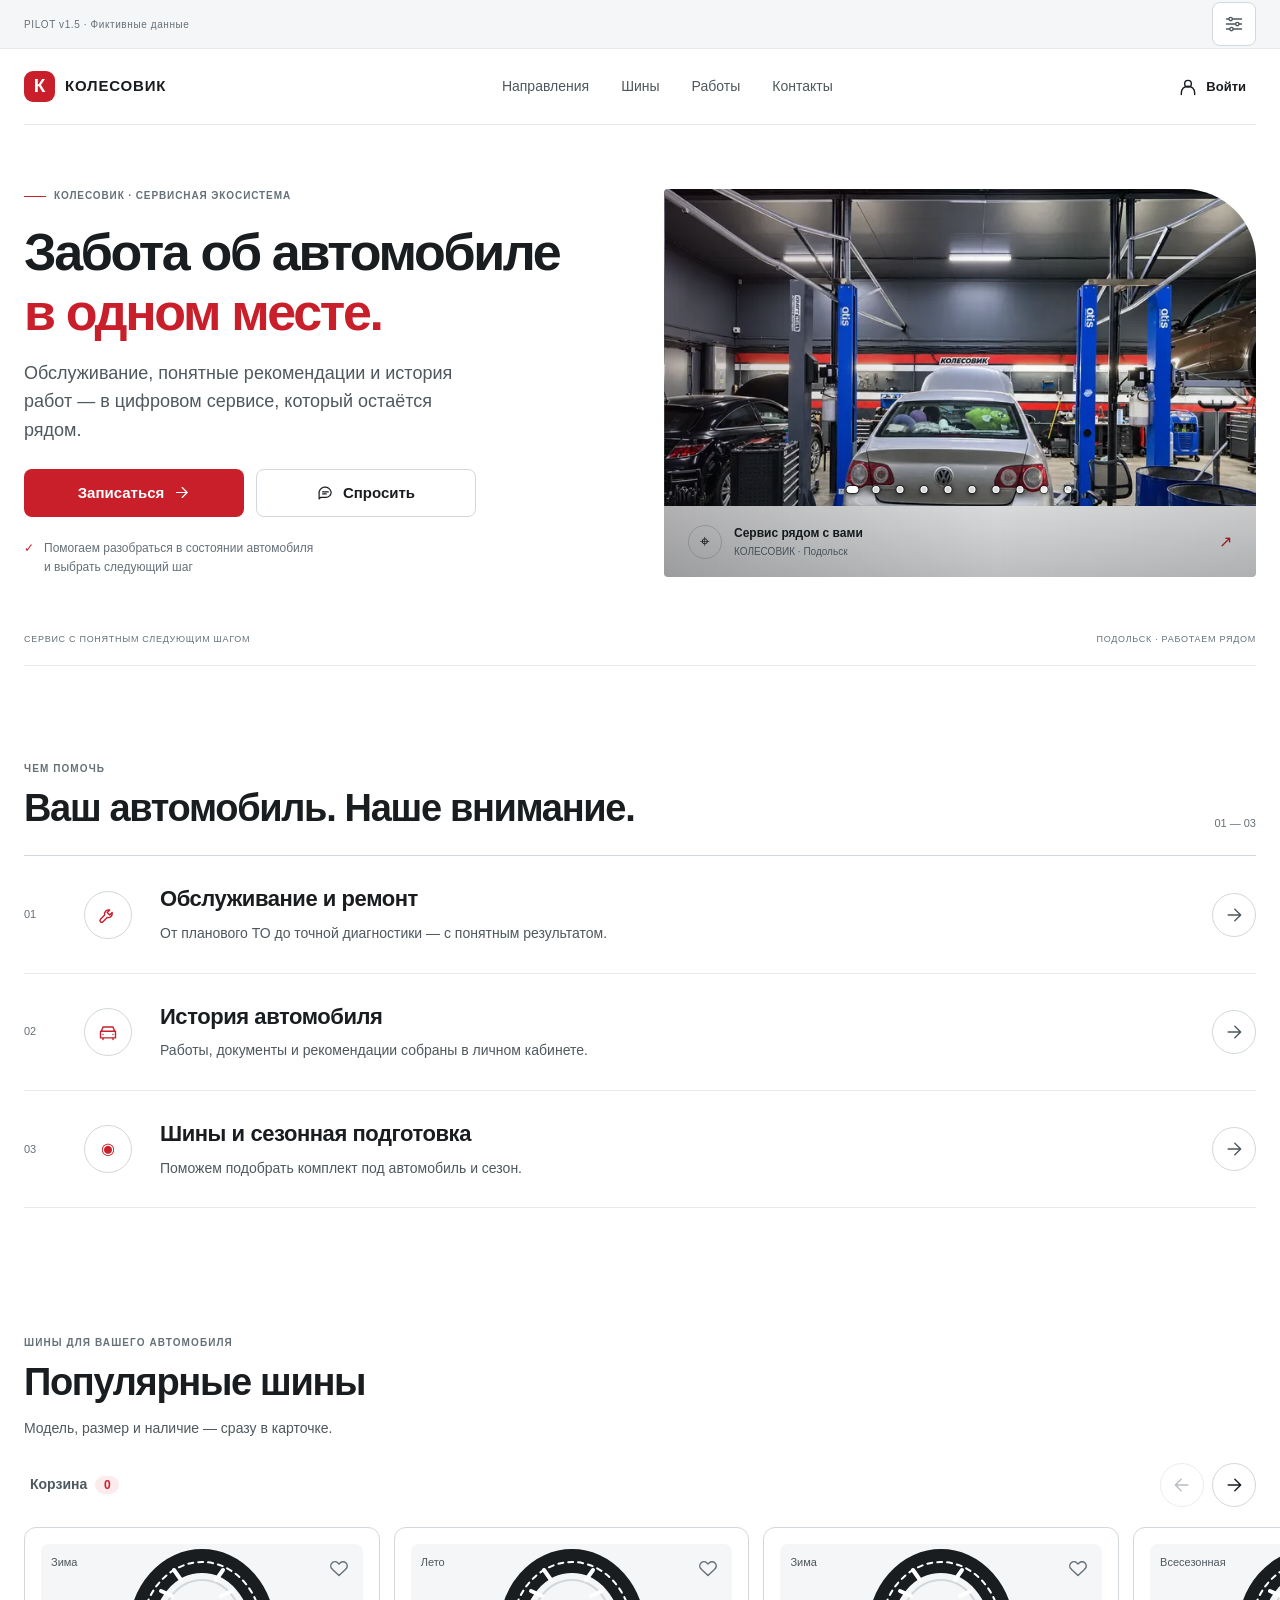
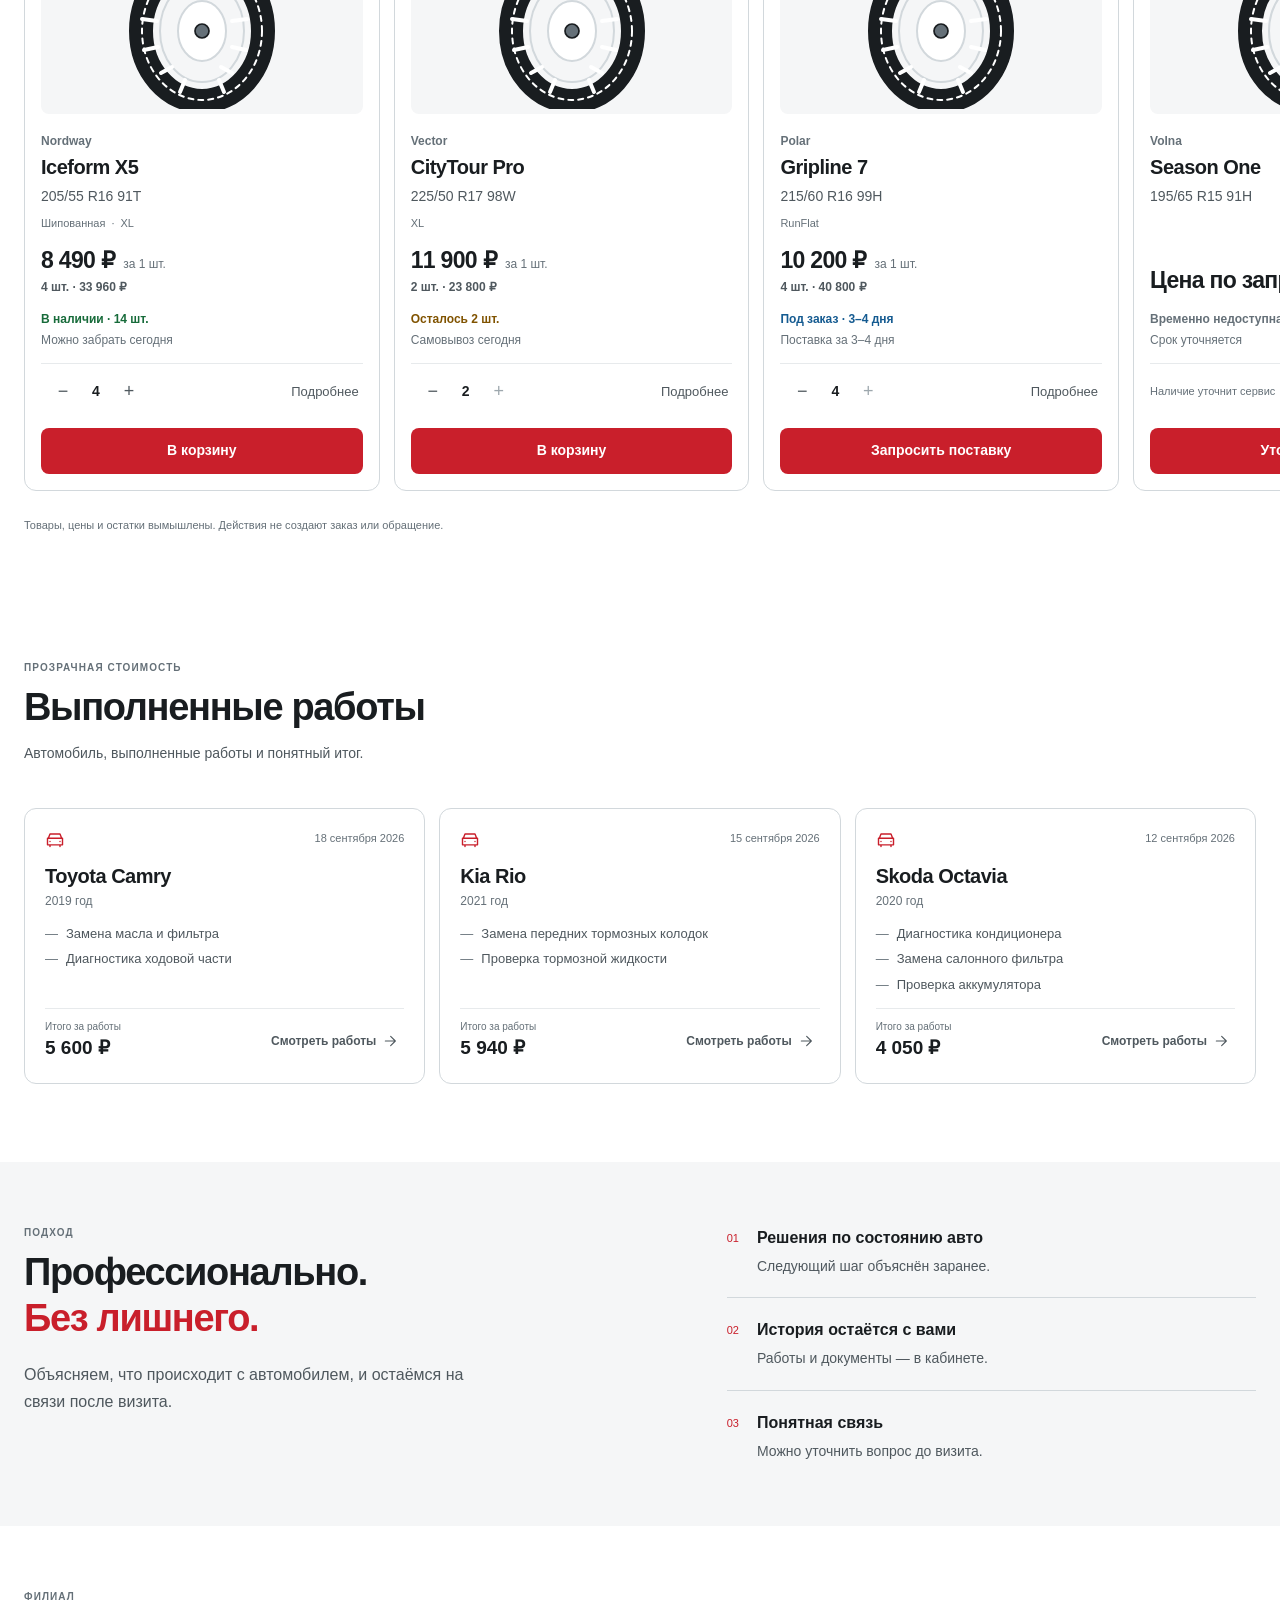
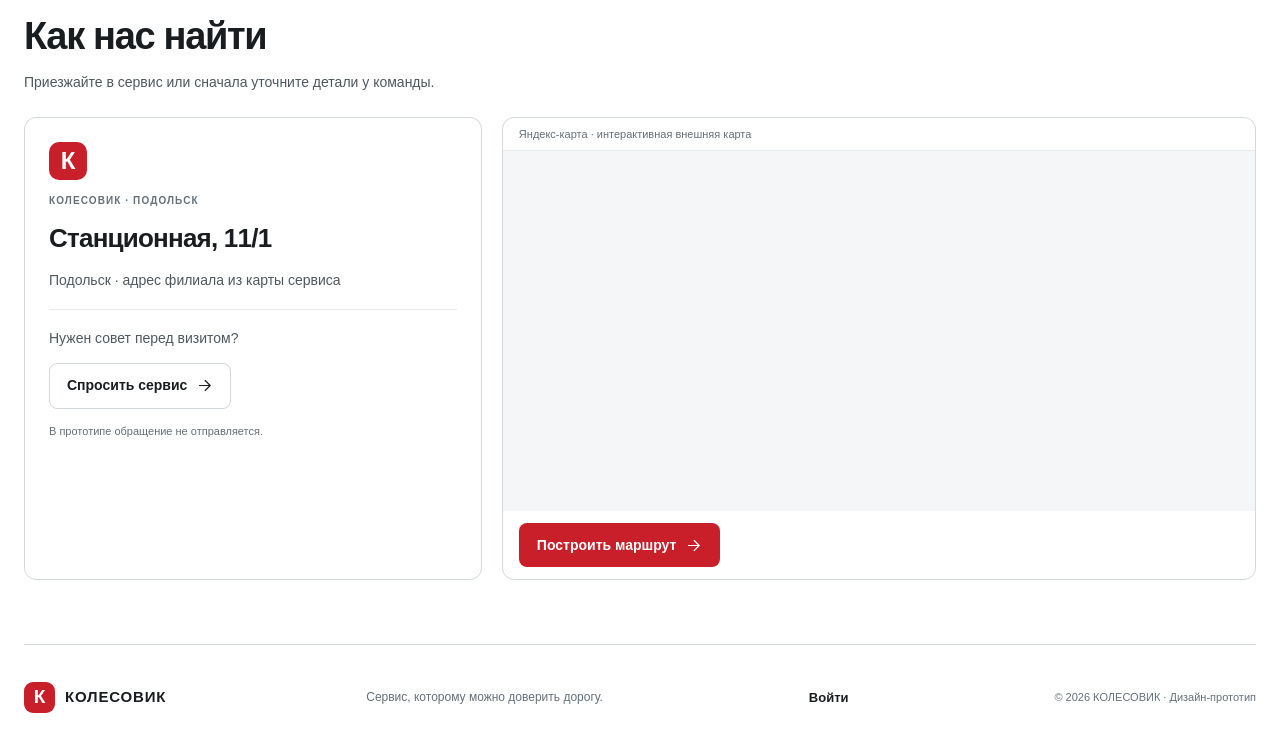
<file: index.html>
<!doctype html>
<html lang="ru" data-theme="light">
<head>
  <meta charset="utf-8">
  <meta name="viewport" content="width=device-width, initial-scale=1, viewport-fit=cover">
  <meta name="robots" content="noindex, nofollow, noarchive, nosnippet">
  <meta name="description" content="Изолированный дизайн-прототип КОЛЕСОВИК. Только фиктивные данные.">
  <title>КОЛЕСОВИК — Pilot UI Design v1.5</title>
  <link rel="stylesheet" href="styles.css">
  <script>try{const t=localStorage.getItem('pilot-theme')||'light';document.documentElement.dataset.theme=t==='system'?(matchMedia('(prefers-color-scheme: dark)').matches?'dark':'light'):t}catch{}</script>
  <script src="app.js" defer></script>
</head>
<body>
  <a class="skip-link" href="#app">К содержимому</a>
  <div class="prototype-tools"><span class="prototype-label">PILOT v1.5 · Фиктивные данные</span><button type="button" id="controls-toggle" class="prototype-launcher" aria-label="Prototype Controls" aria-expanded="false" aria-controls="prototype-controls"><svg viewBox="0 0 24 24" fill="none" aria-hidden="true"><path d="M3 6h18M3 12h18M3 18h18"/><circle cx="8" cy="6" r="2" fill="var(--surface-1)"/><circle cx="16" cy="12" r="2" fill="var(--surface-1)"/><circle cx="9" cy="18" r="2" fill="var(--surface-1)"/></svg></button></div>
  <div id="prototype-controls" class="prototype-controls" hidden>
    <section class="prototype-panel" role="dialog" aria-modal="true" aria-labelledby="controls-title" tabindex="-1">
      <header><h2 id="controls-title">Prototype Controls</h2><button type="button" id="controls-close" class="icon-button" aria-label="Закрыть controls">×</button></header>
      <p>Служебная панель прототипа. Данные локальны, действия не отправляются.</p>
      <div class="prototype-controls-body">
      <label for="screen-select">Экран</label>
      <select id="screen-select">
        <option value="next">01 · Next / Главная</option><option value="customer">02 · Customer / Главная</option><option value="booking">03 · Customer / Запись</option><option value="order">04 · Admin / Заказ</option><option value="shift">05 · Admin / Смена</option><option value="dialog">06 · Admin / Диалог</option>
      </select>
      <label for="theme-select">Тема</label>
      <select id="theme-select"><option value="light">Светлая</option><option value="dark">Тёмная</option><option value="system">Системная</option></select>
      <label for="state-select">Состояние</label>
      <select id="state-select"><option value="normal">Обычное</option><option value="loading">Загрузка</option><option value="empty">Пустой список</option><option value="error">Ошибка</option><option value="success">Успешно</option><option value="warning">Предупреждение</option><option value="unknown">Неизвестный исход</option><option value="readonly">Только чтение</option><option value="partial">Частичный успех</option></select>
      </div>
      <button type="button" class="prototype-hide" id="controls-hide">Скрыть controls · вернуть Alt+Shift+P</button>
    </section>
  </div>
  <main id="app" tabindex="-1"></main>
  <div id="overlay-root"></div>
</body>
</html>
</file>
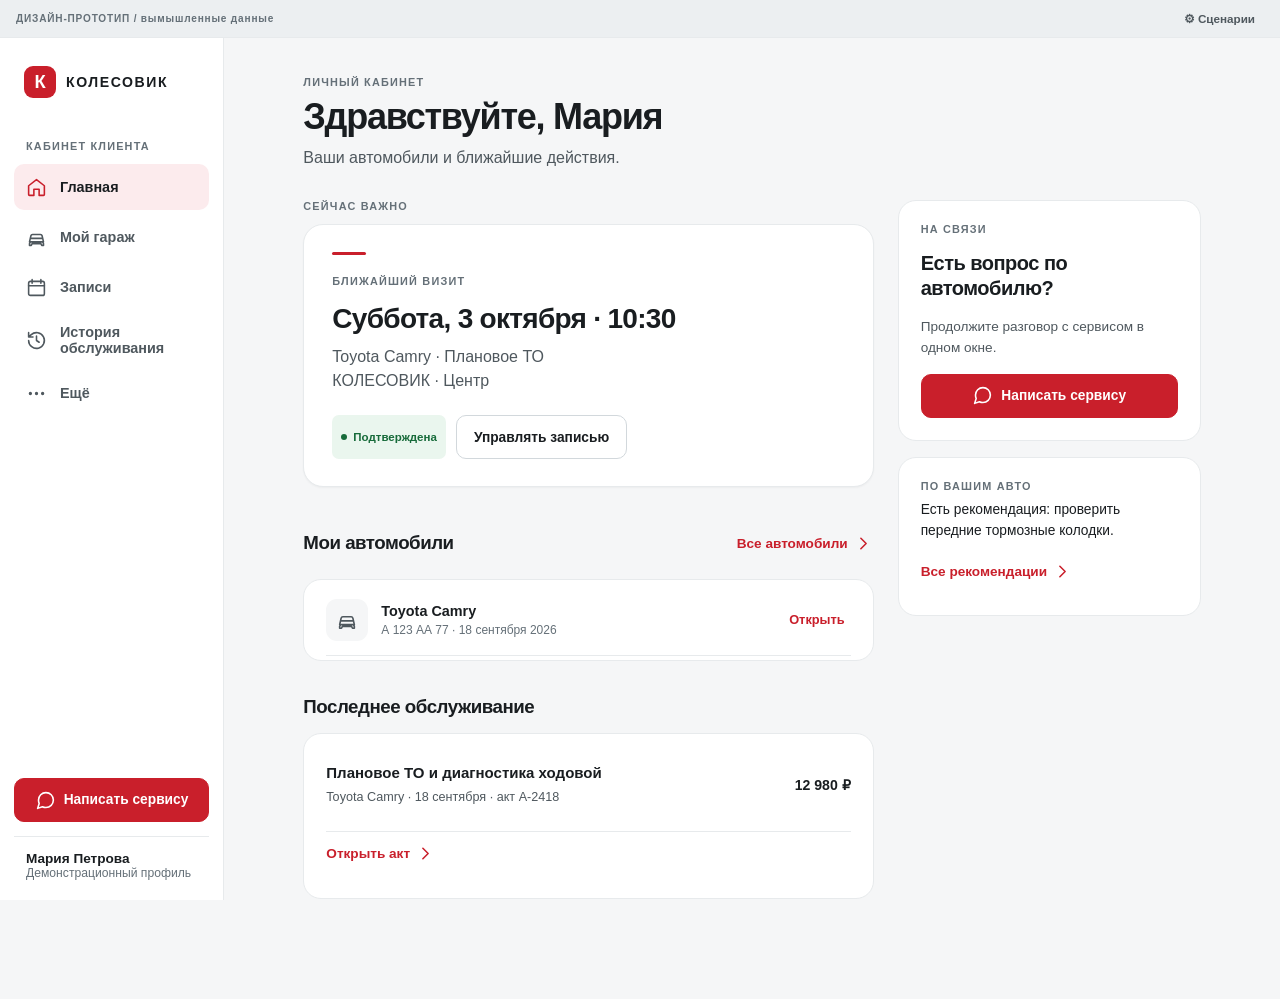
<file: customer/index.html>
<!doctype html>
<html lang="ru">
<head>
  <meta charset="utf-8">
  <meta name="viewport" content="width=device-width, initial-scale=1, viewport-fit=cover">
  <meta name="color-scheme" content="light dark">
  <meta name="description" content="Локальный интерактивный дизайн-прототип клиентского кабинета КОЛЕСОВИК. Только вымышленные данные.">
  <meta name="robots" content="noindex, nofollow, noarchive, nosnippet">
  <title>КОЛЕСОВИК — кабинет клиента · дизайн-прототип</title>
  <link rel="stylesheet" href="styles.css">
  <script defer src="app.js"></script>
</head>
<body>
  <div id="prototype-bar" class="prototype-bar"><span>ДИЗАЙН-ПРОТОТИП / вымышленные данные</span><button id="controls-open" type="button" aria-label="Открыть Prototype Controls">⚙ <span>Сценарии</span></button></div>
  <div id="app"></div>
  <div id="overlay-root"></div>
  <div id="live" class="sr-only" role="status" aria-live="polite"></div>
</body>
</html>
</file>
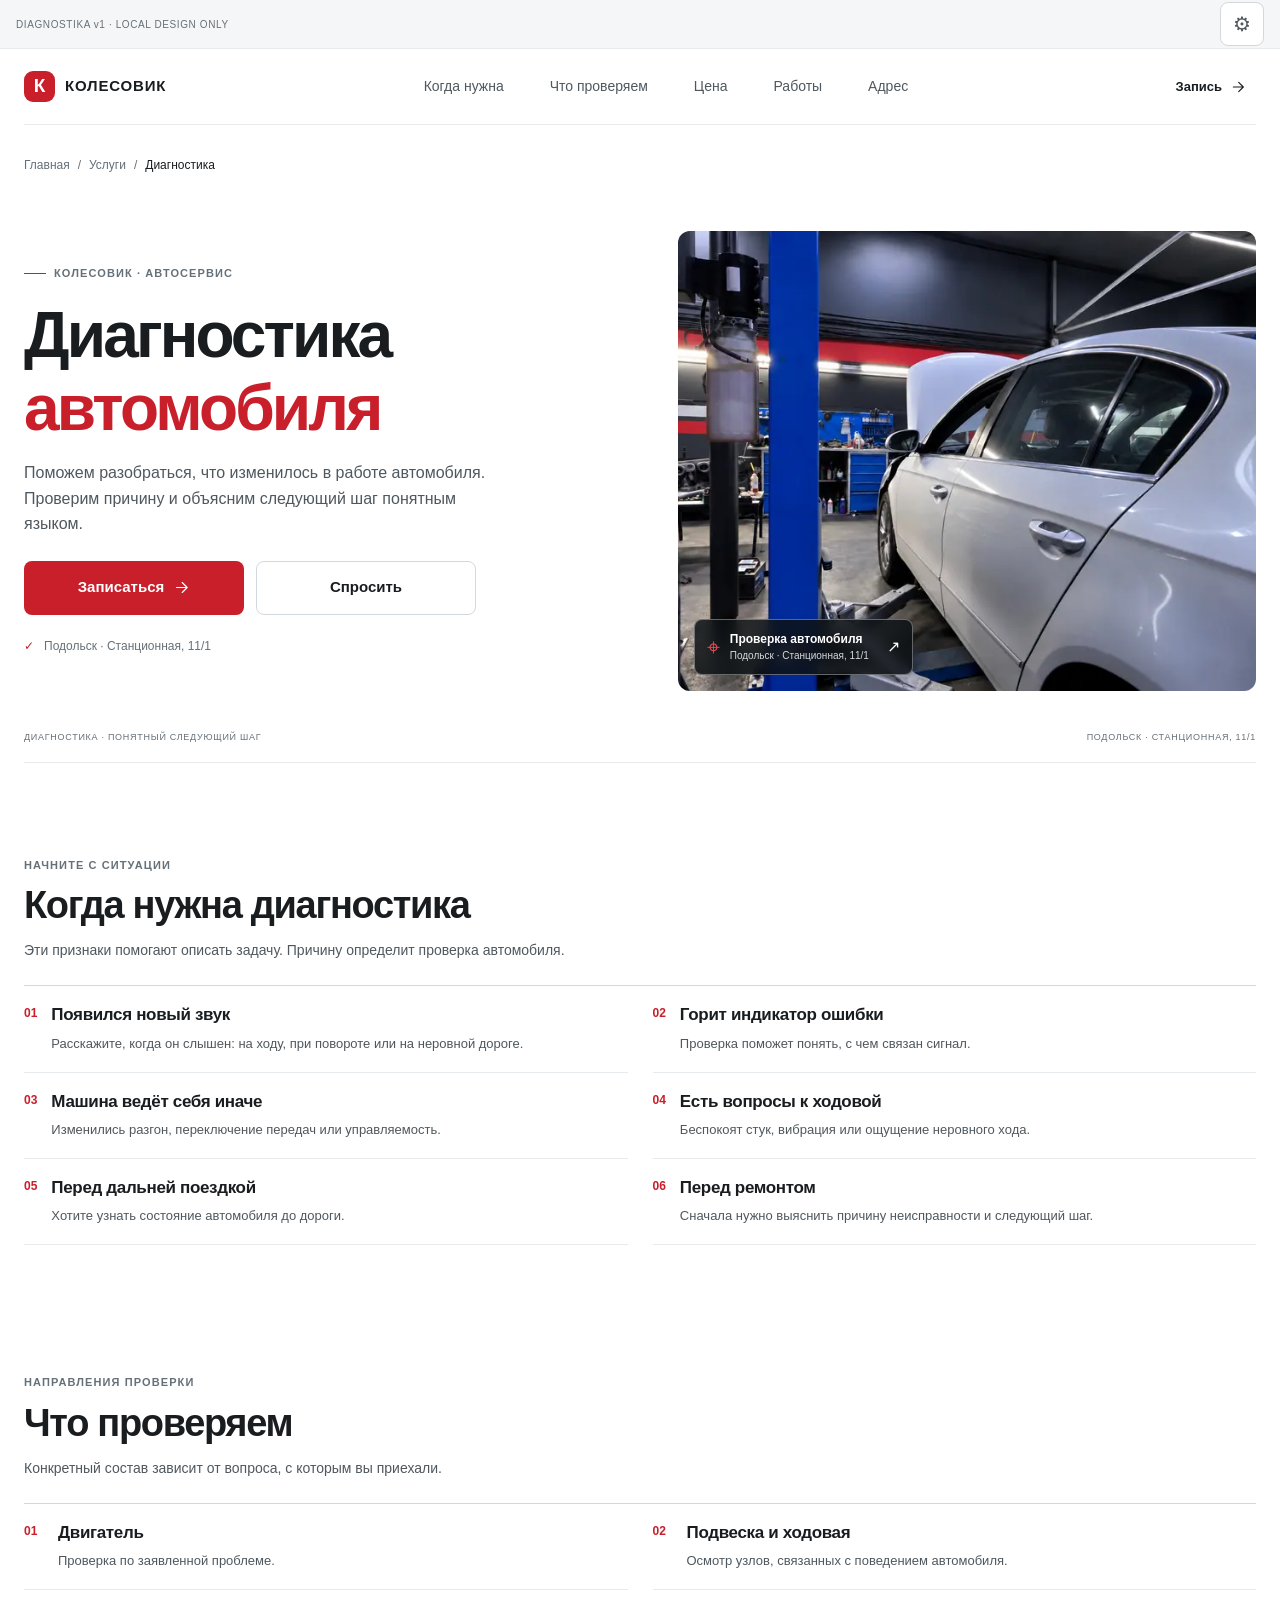
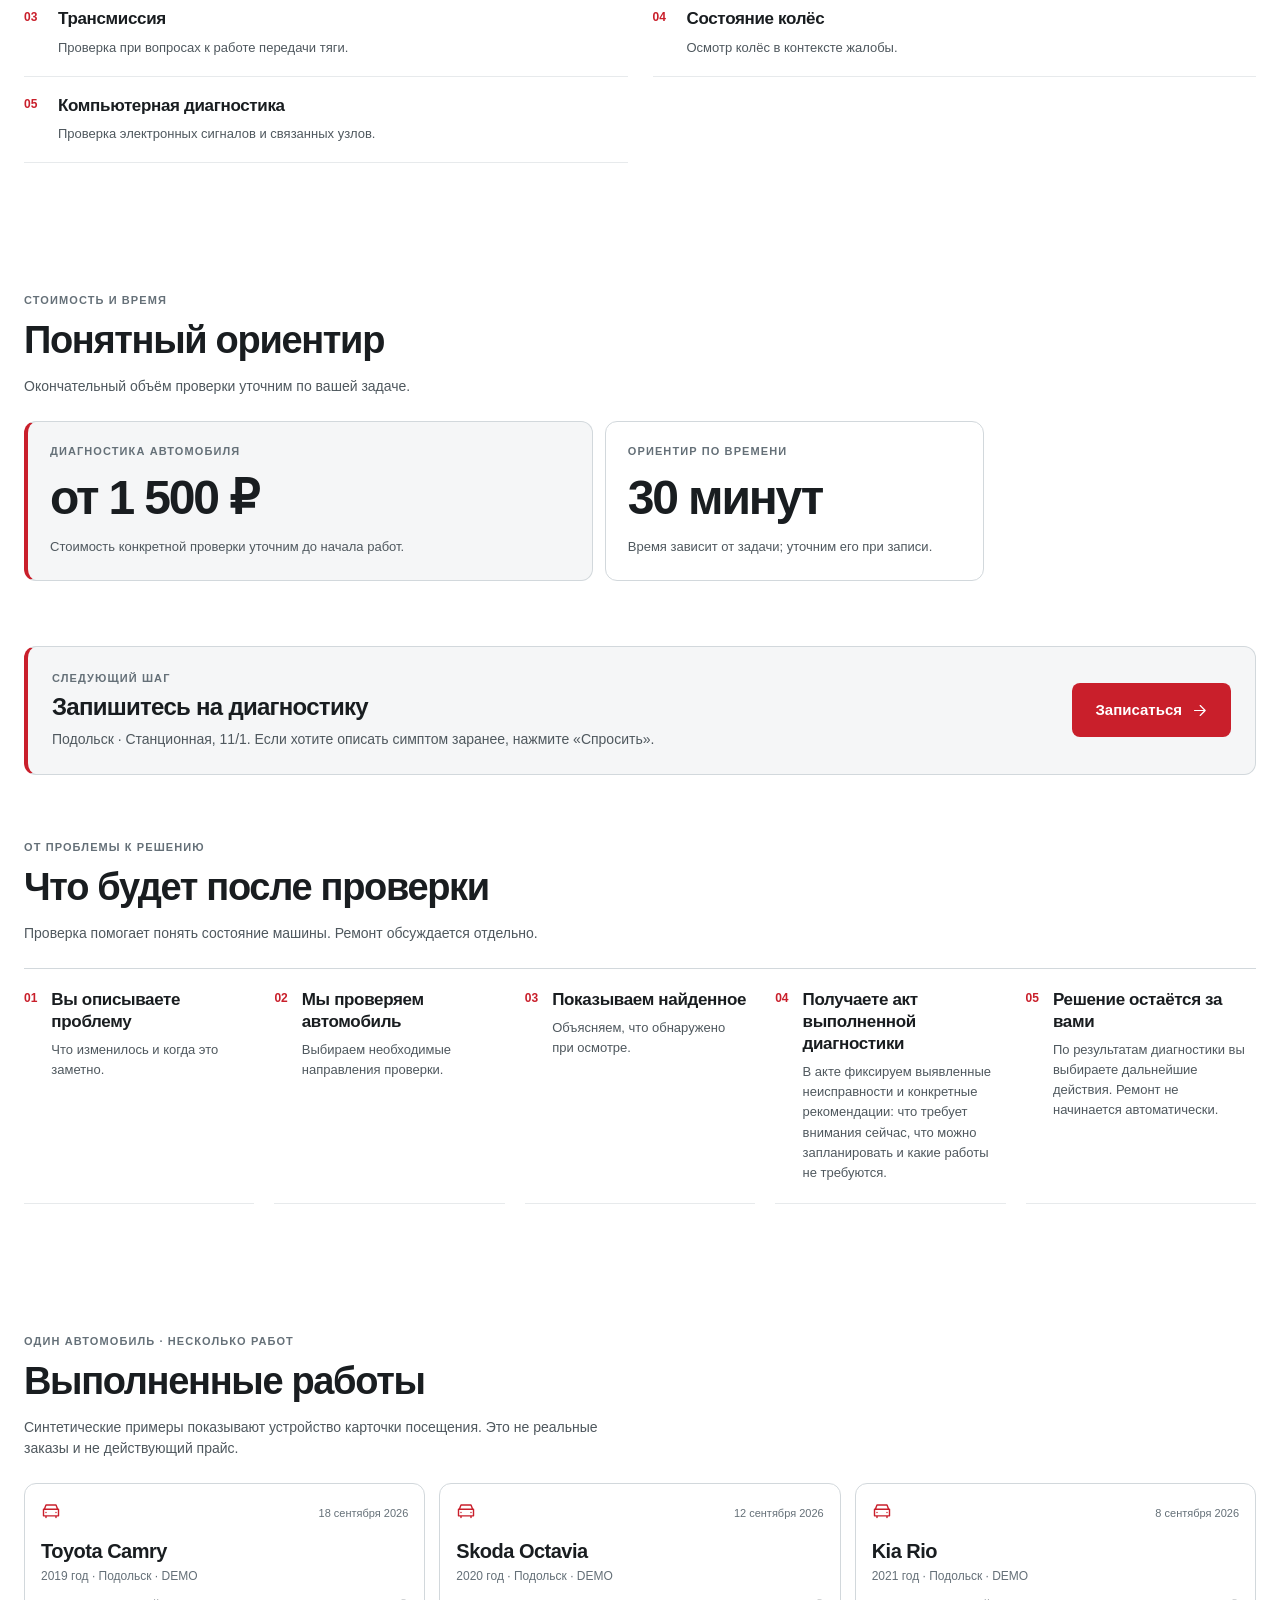
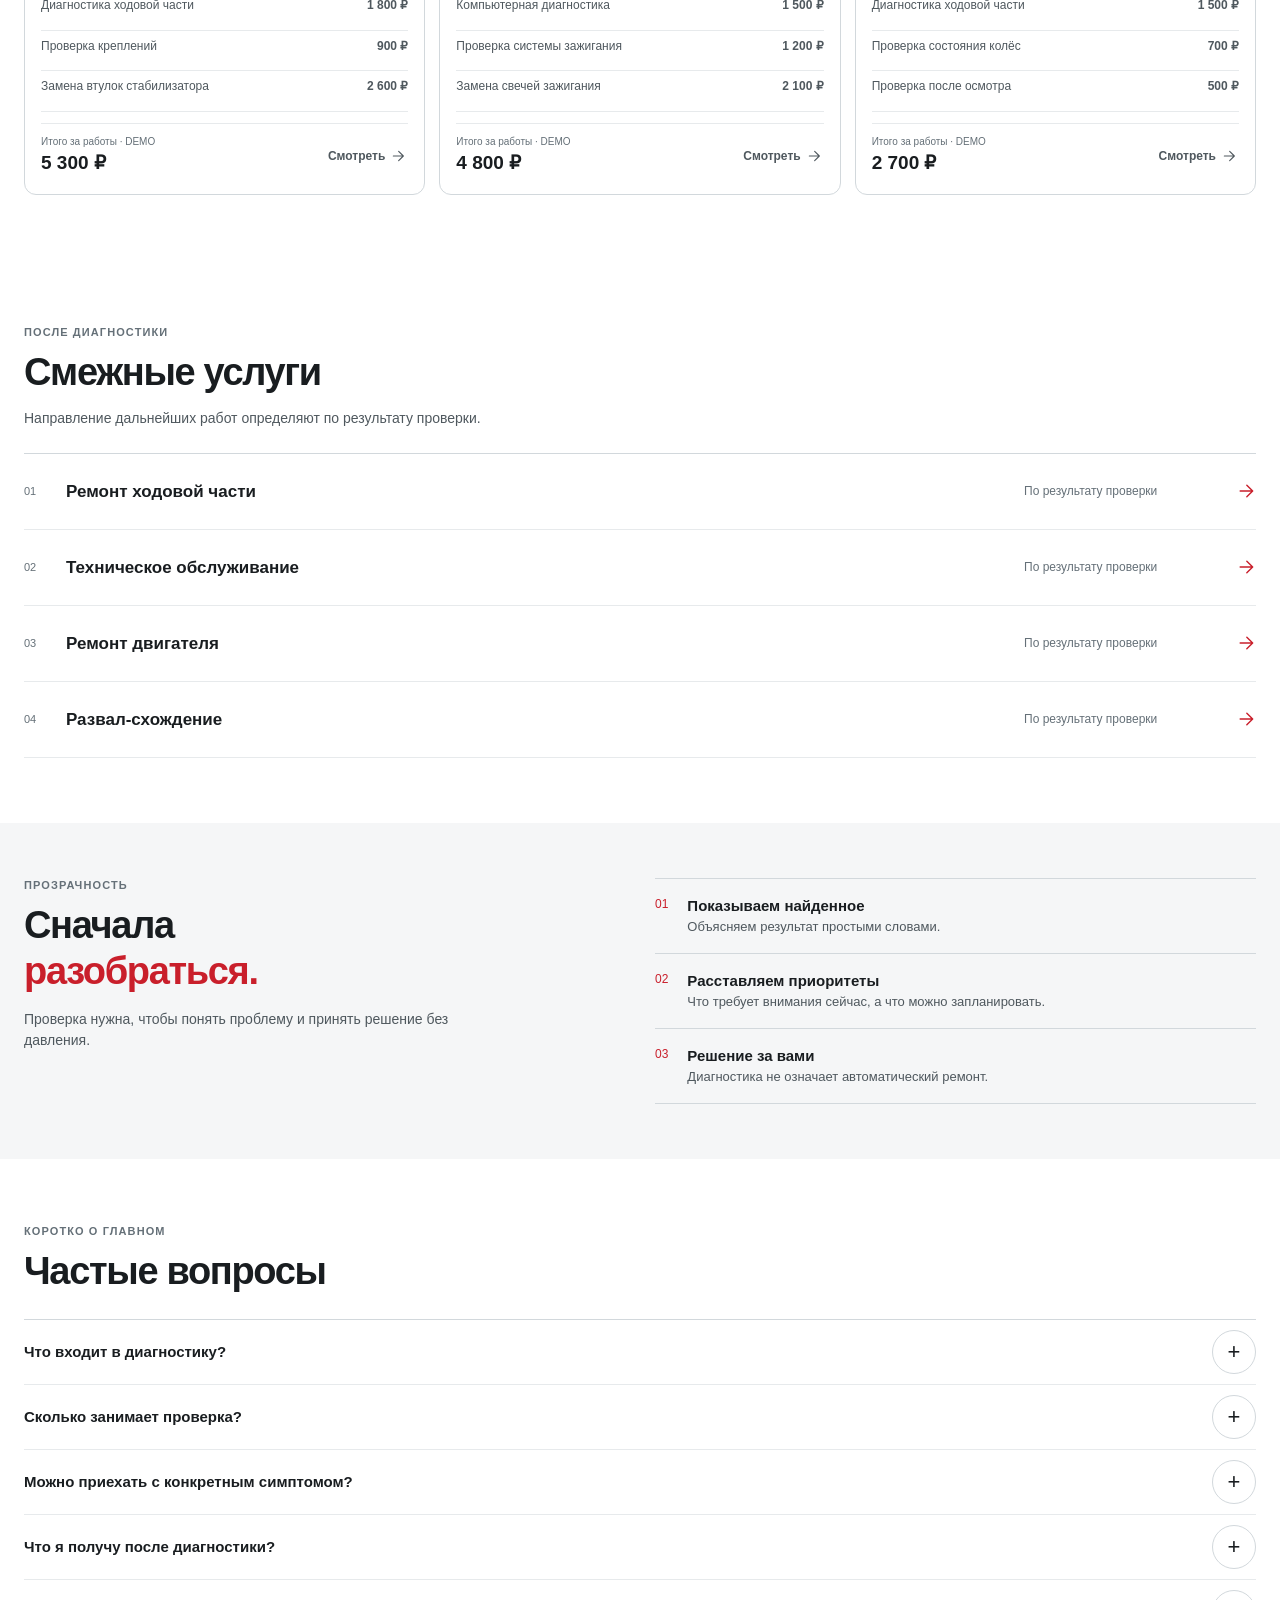
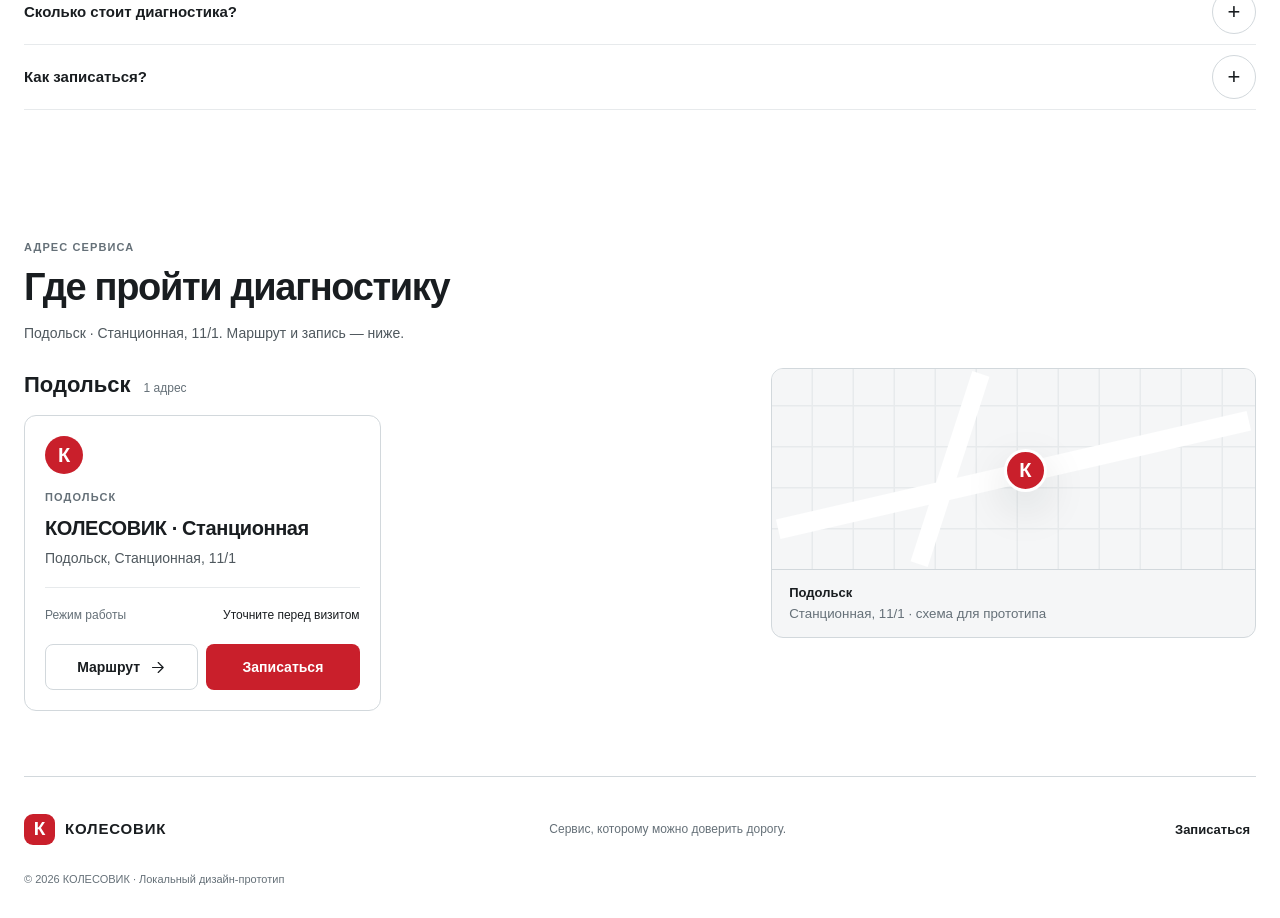
<file: diagnostika/index.html>
<!doctype html>
<html lang="ru" data-theme="light">
<head>
  <meta charset="utf-8">
  <meta name="viewport" content="width=device-width, initial-scale=1, viewport-fit=cover">
  <title>Диагностика автомобиля — КОЛЕСОВИК · визуальный прототип</title>
  <link rel="stylesheet" href="styles.css">
  <script>try{const t=localStorage.getItem('diag-prototype-theme')||'light';document.documentElement.dataset.theme=t==='system'?(matchMedia('(prefers-color-scheme: dark)').matches?'dark':'light'):t}catch{}</script>
  <script src="app.js" defer></script>
</head>
<body>
  <a class="skip-link" href="#content">К содержимому</a>
  <div class="prototype-tools"><span>DIAGNOSTIKA v1 · LOCAL DESIGN ONLY</span><button id="controls-open" type="button" aria-label="Prototype Controls" aria-controls="prototype-controls" aria-expanded="false">⚙</button></div>
  <div id="prototype-controls" class="controls-backdrop" hidden>
    <section class="controls-panel" role="dialog" aria-modal="true" aria-labelledby="controls-title" tabindex="-1">
      <div class="controls-head"><h2 id="controls-title">Prototype Controls</h2><button id="controls-close" type="button" aria-label="Закрыть controls">×</button></div>
      <p>Два варианта композиции: основная страница и страница Подольска. Работы и суммы в них — DEMO. Внешних запросов и отправки данных нет.</p>
      <label for="state-select">Страница / состояние</label>
      <select id="state-select">
        <option value="CURRENT">Основная страница · сейчас</option>
        <option value="LOCAL_CURRENT">Подольск · сейчас</option>
      </select>
      <label for="theme-select">Тема как в Pilot Next</label>
      <select id="theme-select"><option value="light">Светлая</option><option value="dark">Тёмная</option><option value="system">Системная</option></select>
      <p class="technical">Ключ состояния: <code id="technical-key">CURRENT</code></p>
      <button id="controls-hide" type="button" class="button secondary">Закрыть панель</button>
    </section>
  </div>
  <div id="app"></div>
  <div id="overlay-root"></div>
</body>
</html>
</file>
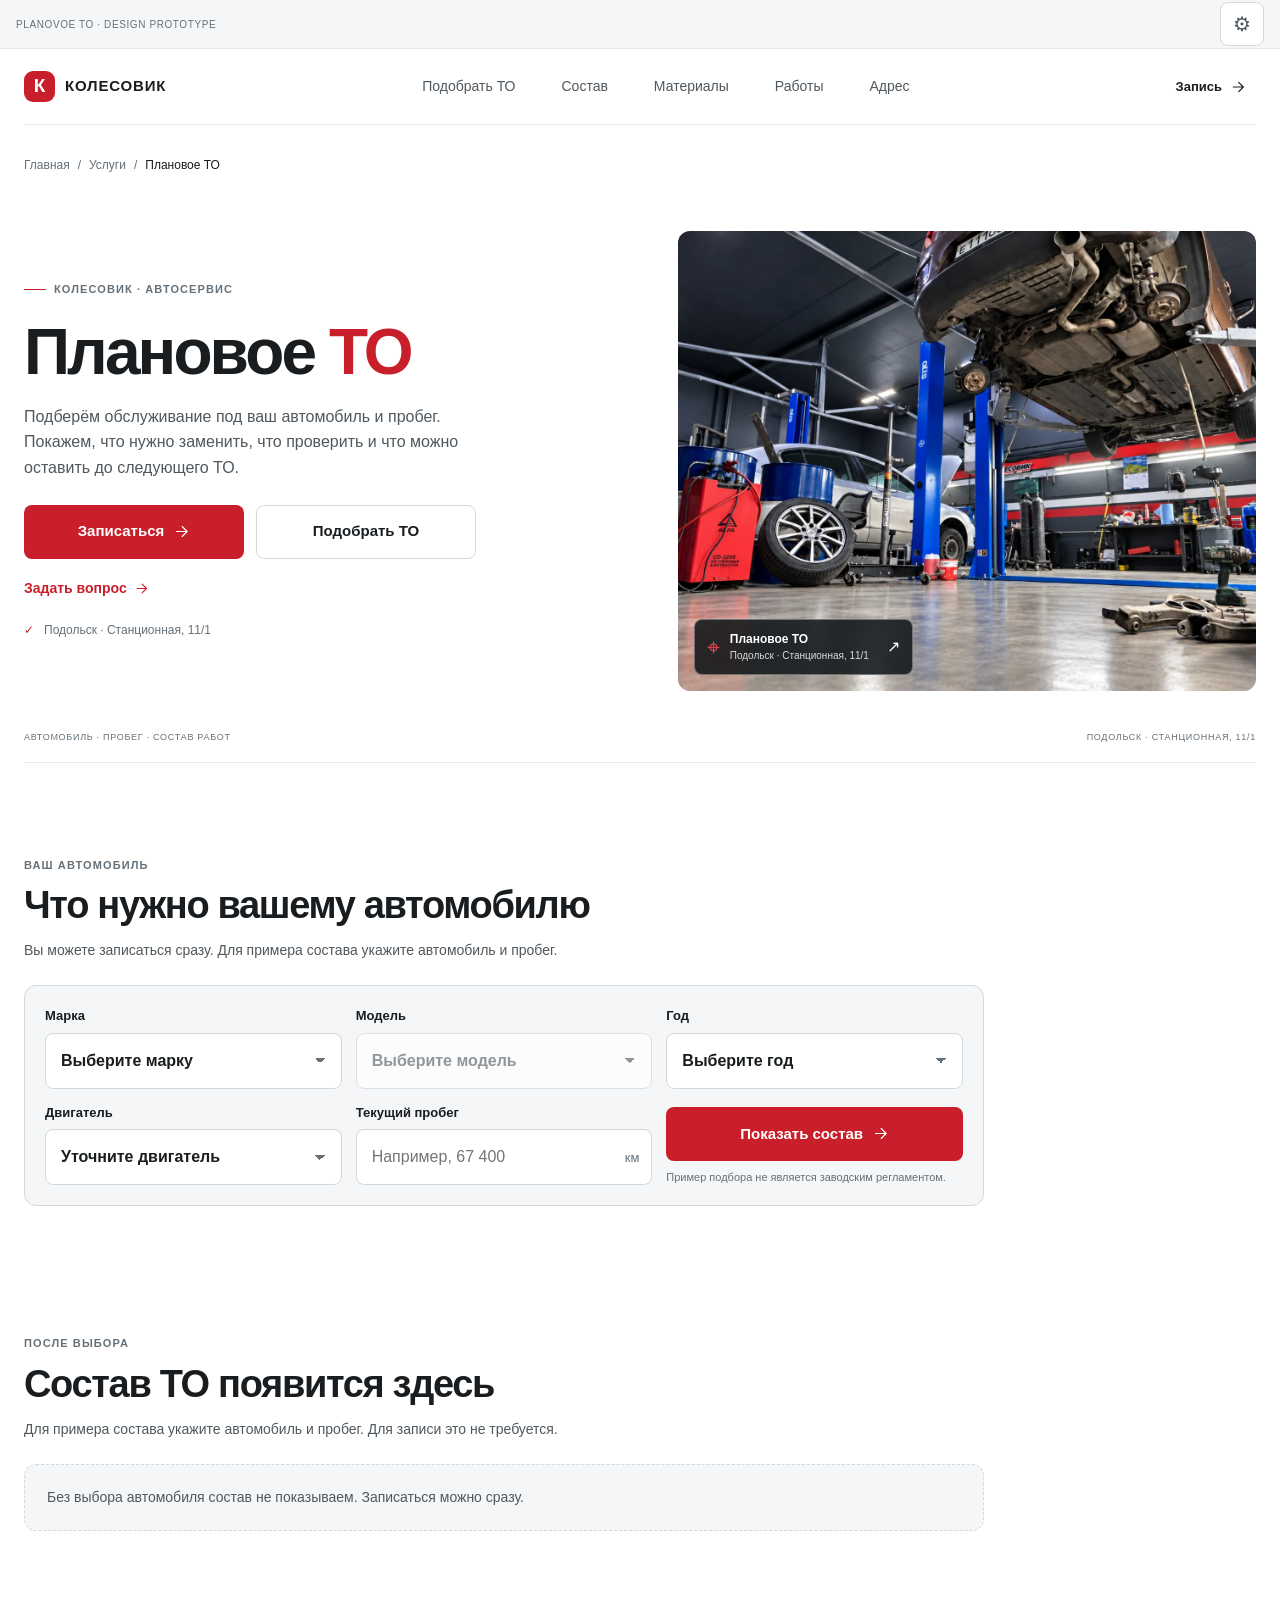
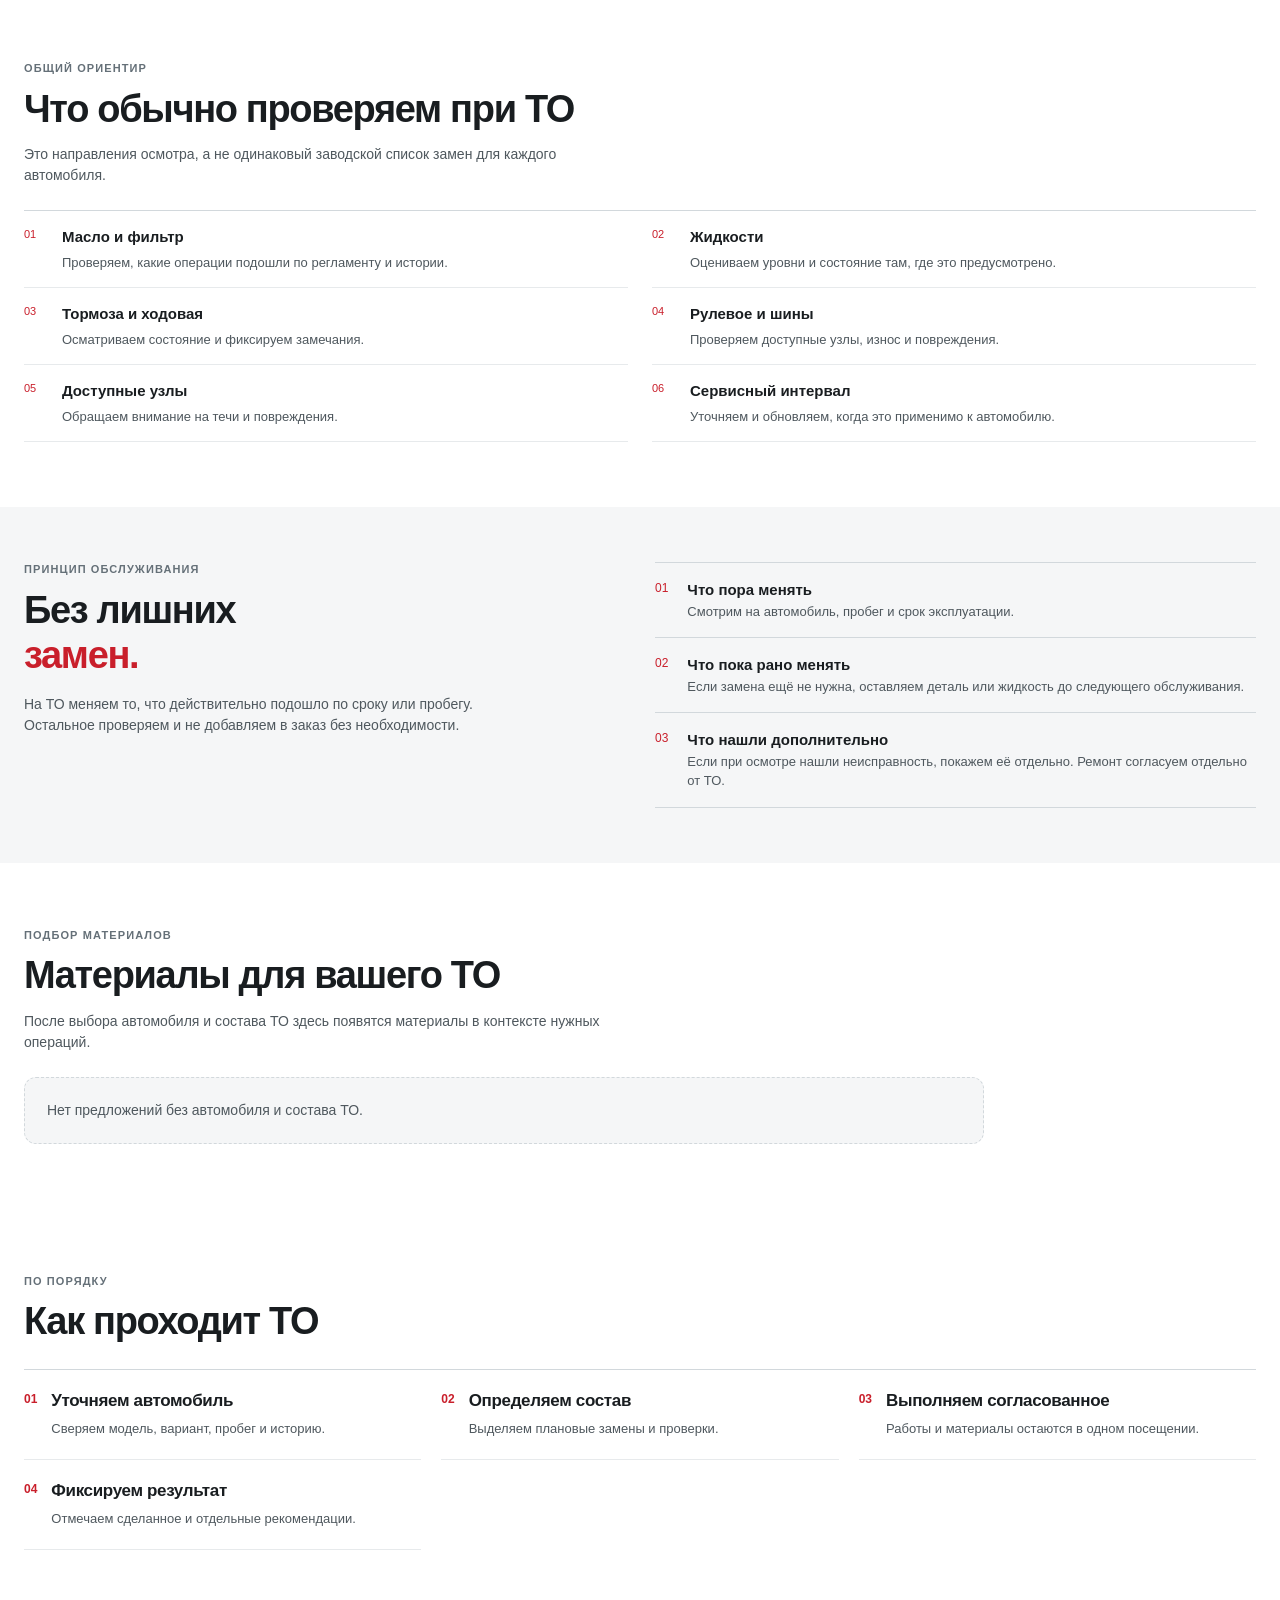
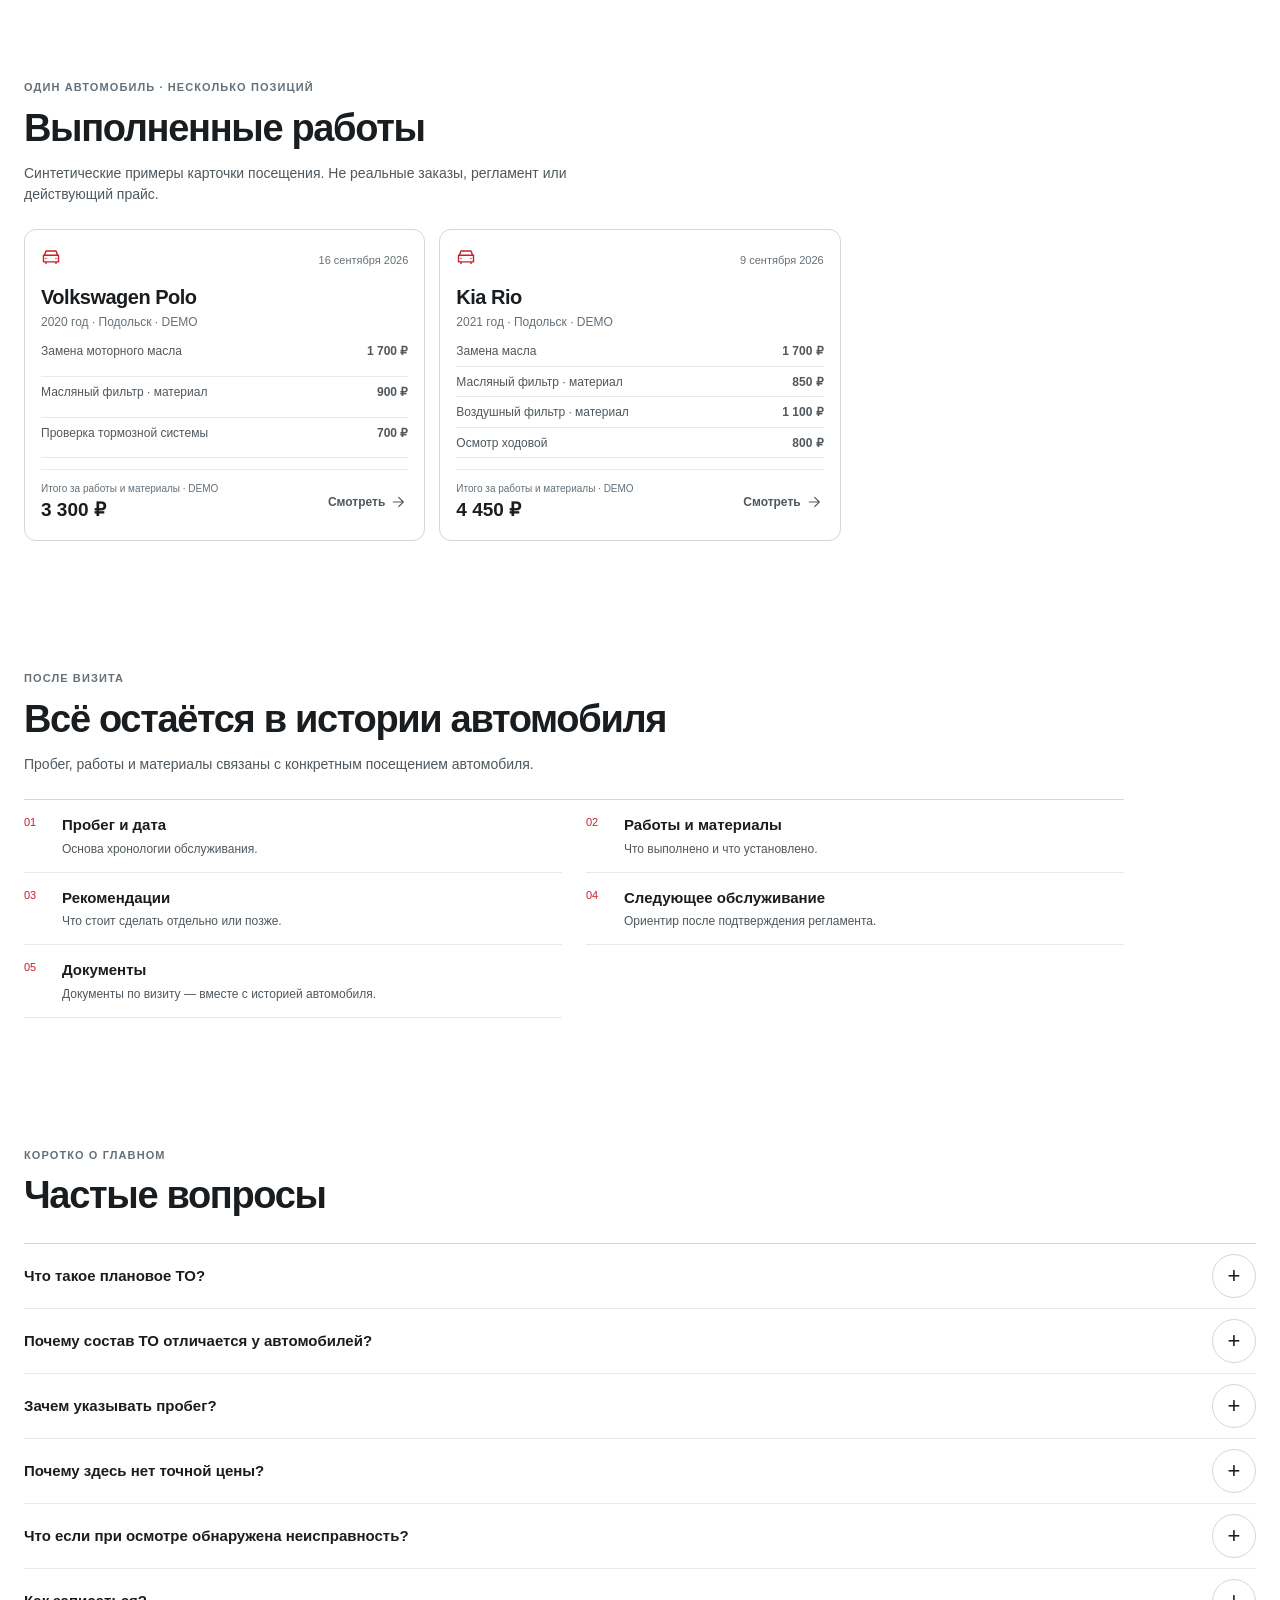
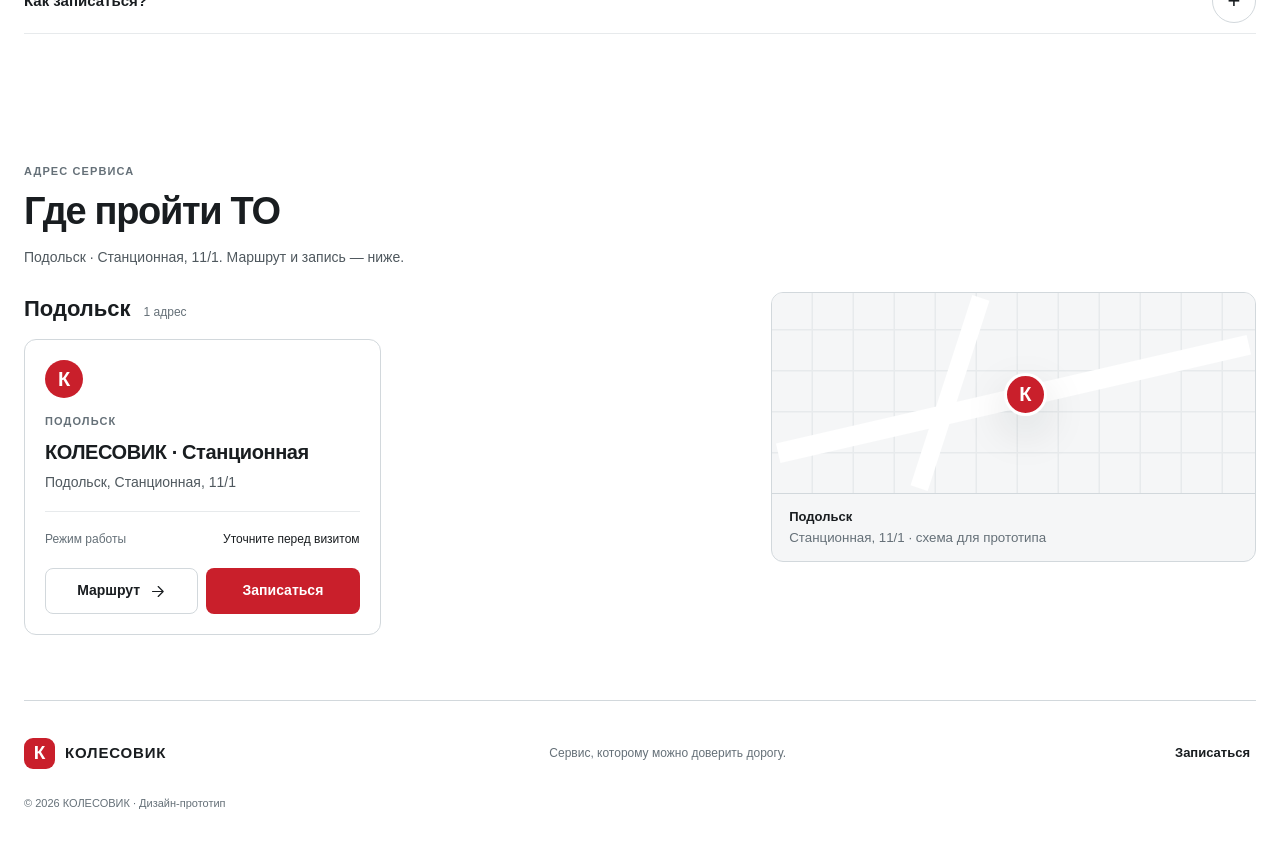
<file: planovoe-to/index.html>
<!doctype html>
<html lang="ru" data-theme="light">
<head>
  <meta charset="utf-8">
  <meta name="viewport" content="width=device-width, initial-scale=1, viewport-fit=cover">
  <title>Плановое ТО — КОЛЕСОВИК · визуальный прототип</title>
  <link rel="stylesheet" href="styles.css">
  <script>try{const t=localStorage.getItem('maintenance-prototype-theme')||'light';document.documentElement.dataset.theme=t==='system'?(matchMedia('(prefers-color-scheme: dark)').matches?'dark':'light'):t}catch{}</script>
  <script src="app.js" defer></script>
</head>
<body>
  <a class="skip-link" href="#content">К содержимому</a>
  <div class="prototype-tools"><span>PLANOVOE TO · DESIGN PROTOTYPE</span><button id="controls-open" type="button" aria-label="Prototype Controls" aria-controls="prototype-controls" aria-expanded="false">⚙</button></div>
  <div id="prototype-controls" class="controls-backdrop" hidden>
    <section class="controls-panel" role="dialog" aria-modal="true" aria-labelledby="controls-title" tabindex="-1">
      <div class="controls-head"><h2 id="controls-title">Prototype Controls</h2><button id="controls-close" type="button" aria-label="Закрыть controls">×</button></div>
      <p>Все автомобили, позиции ТО, товары, работы и суммы — DEMO. Это не заводской регламент, не проверенная совместимость и не действующее предложение. Личные данные и внешние запросы не используются.</p>
      <label for="state-select">Состояние</label>
      <select id="state-select">
        <option value="NO_VEHICLE">Без автомобиля</option>
        <option value="VEHICLE_SELECTED">Автомобиль выбран вручную</option>
        <option value="KNOWN_CUSTOMER_CAR">Автомобиль известен из ЛК · DEMO</option>
      </select>
      <label for="theme-select">Тема как в Pilot Next</label>
      <select id="theme-select"><option value="light">Светлая</option><option value="dark">Тёмная</option><option value="system">Системная</option></select>
      <p class="technical">Ключ состояния: <code id="technical-key">NO_VEHICLE</code></p>
      <button id="controls-hide" type="button" class="button secondary">Закрыть панель</button>
    </section>
  </div>
  <div id="app"></div>
  <div id="overlay-root"></div>
</body>
</html>
</file>
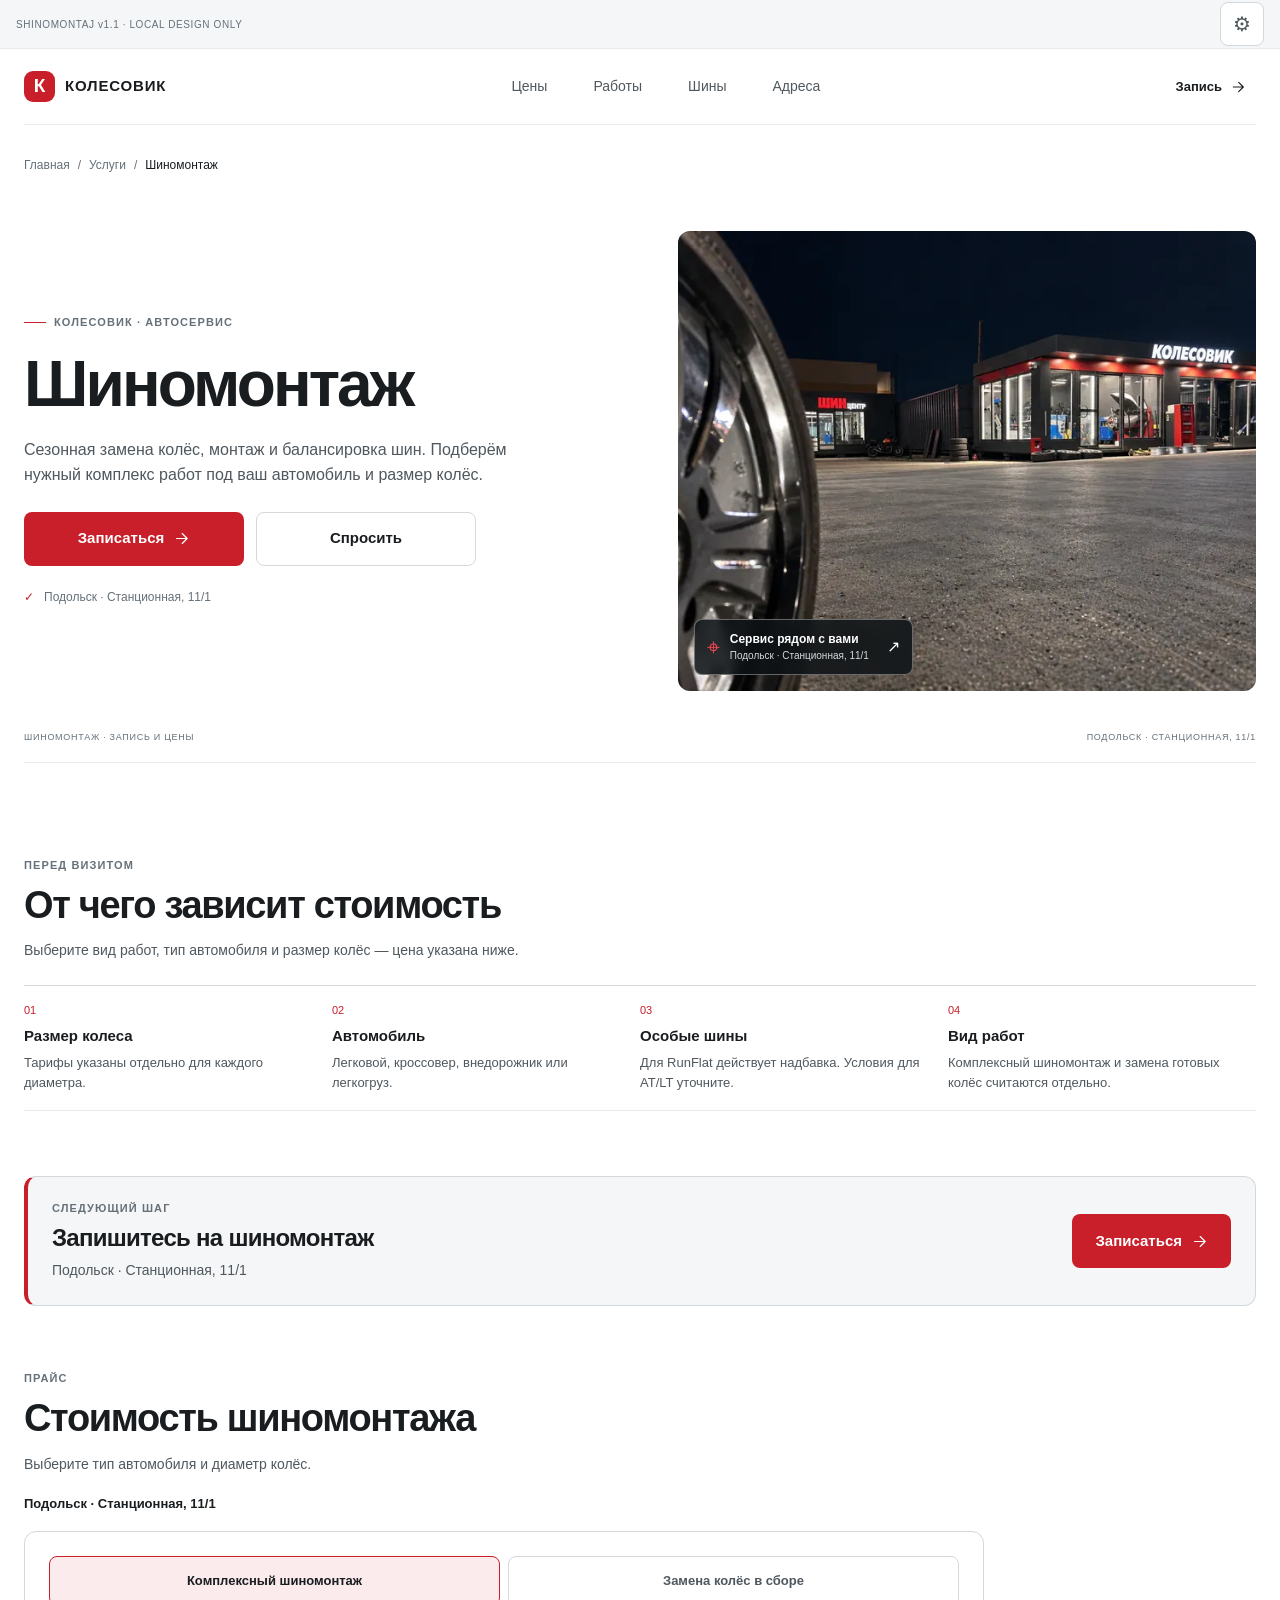
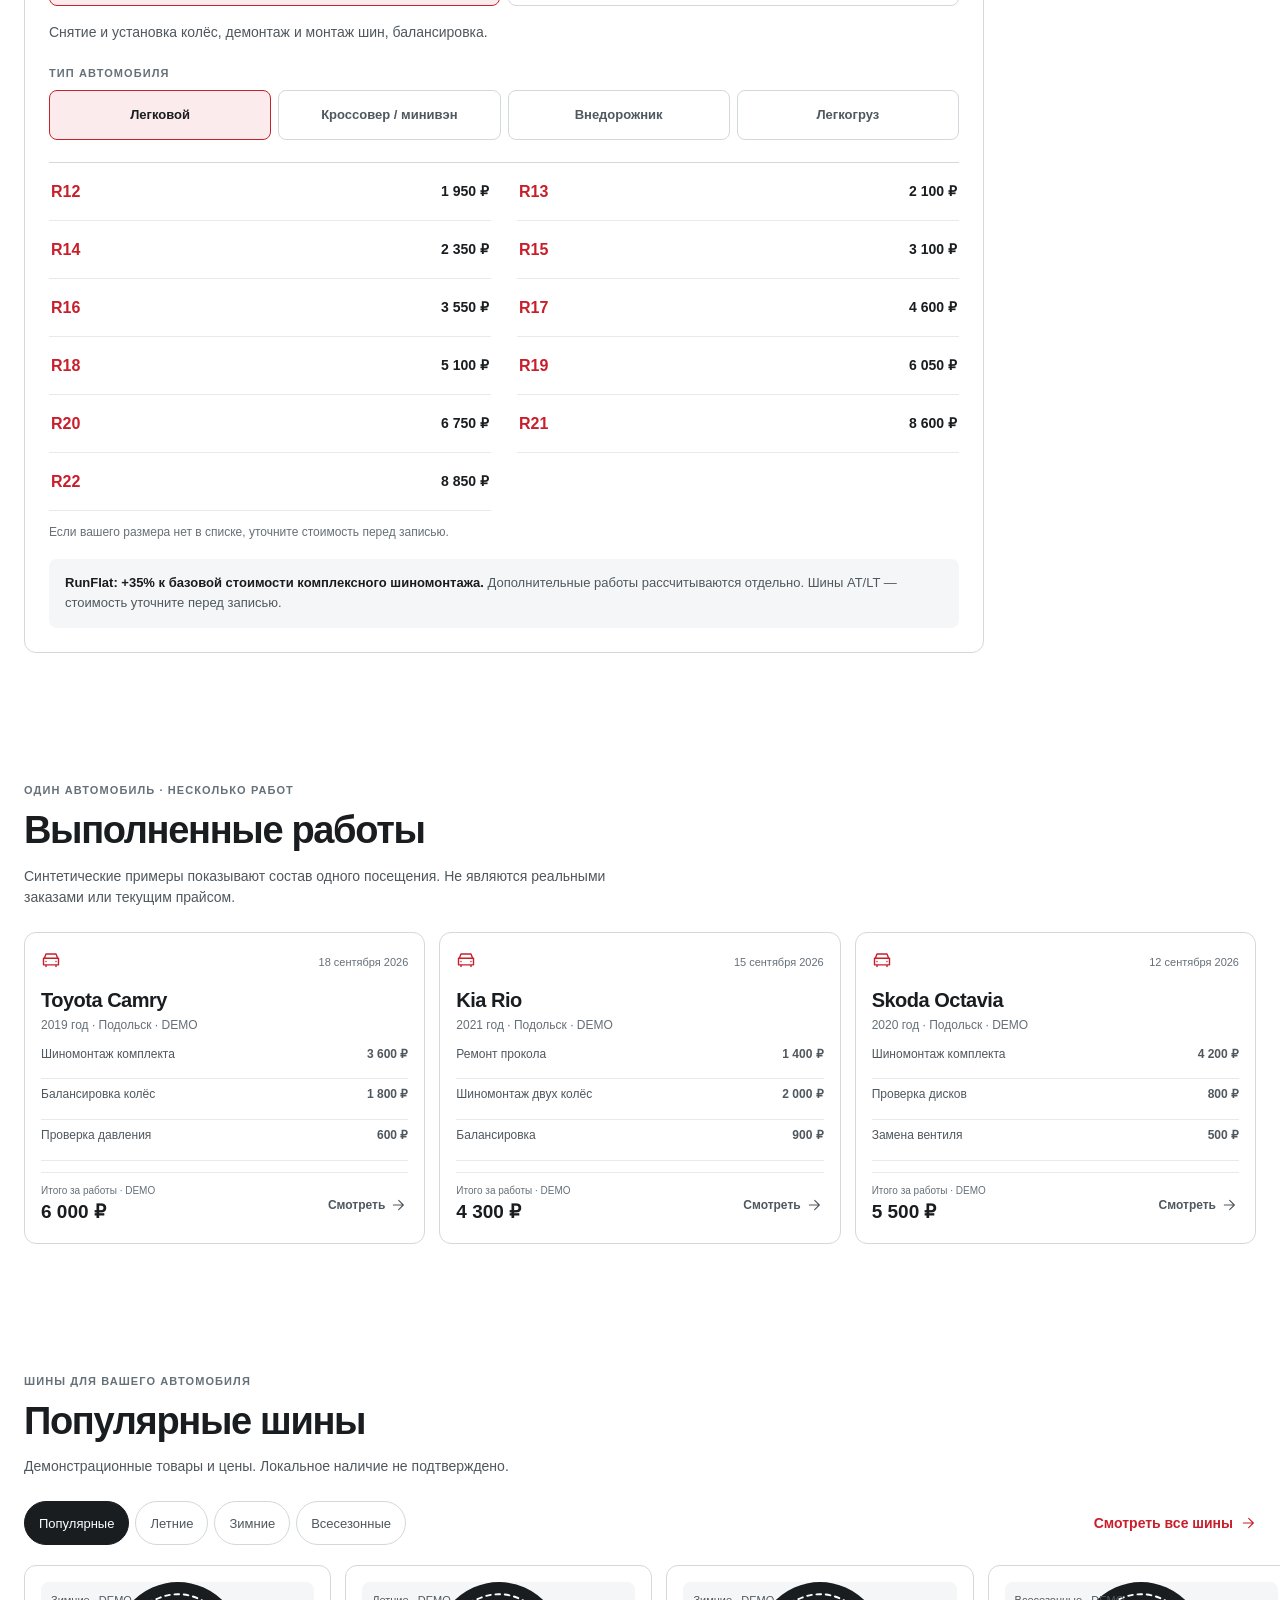
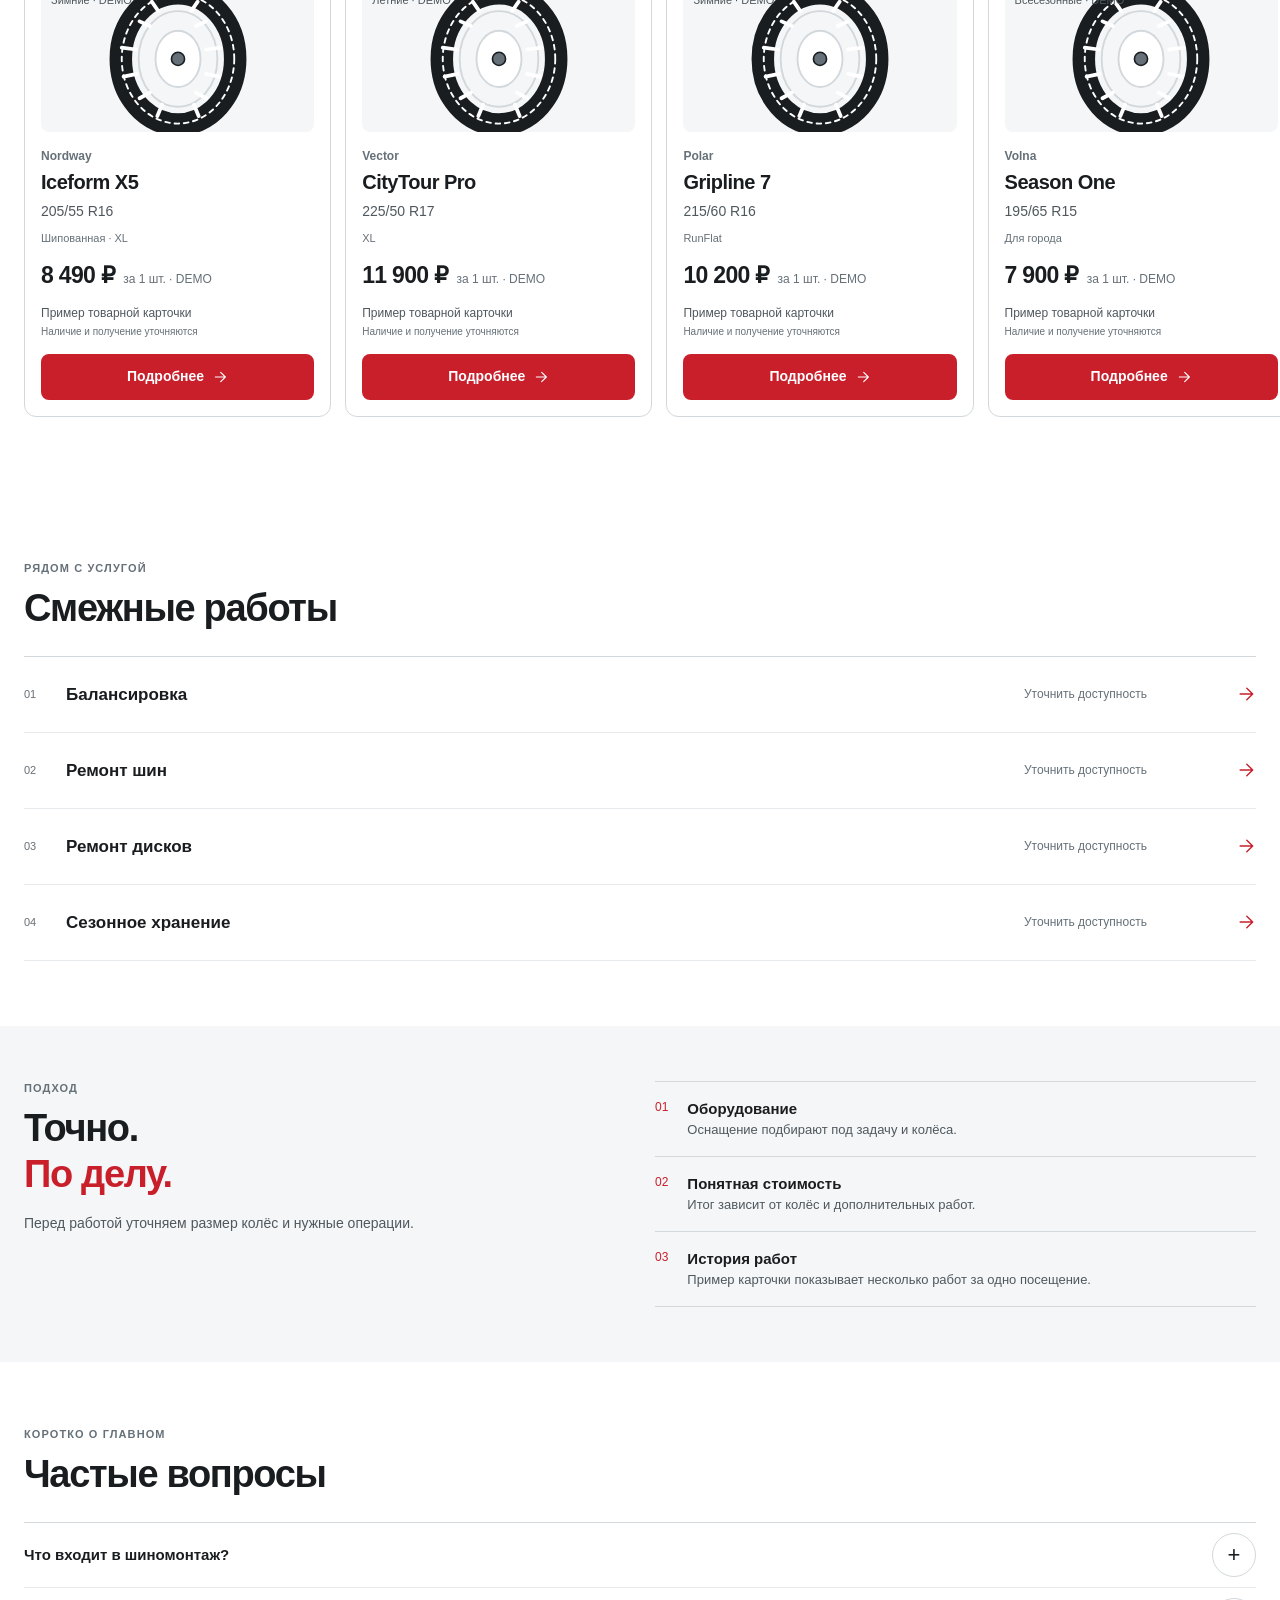
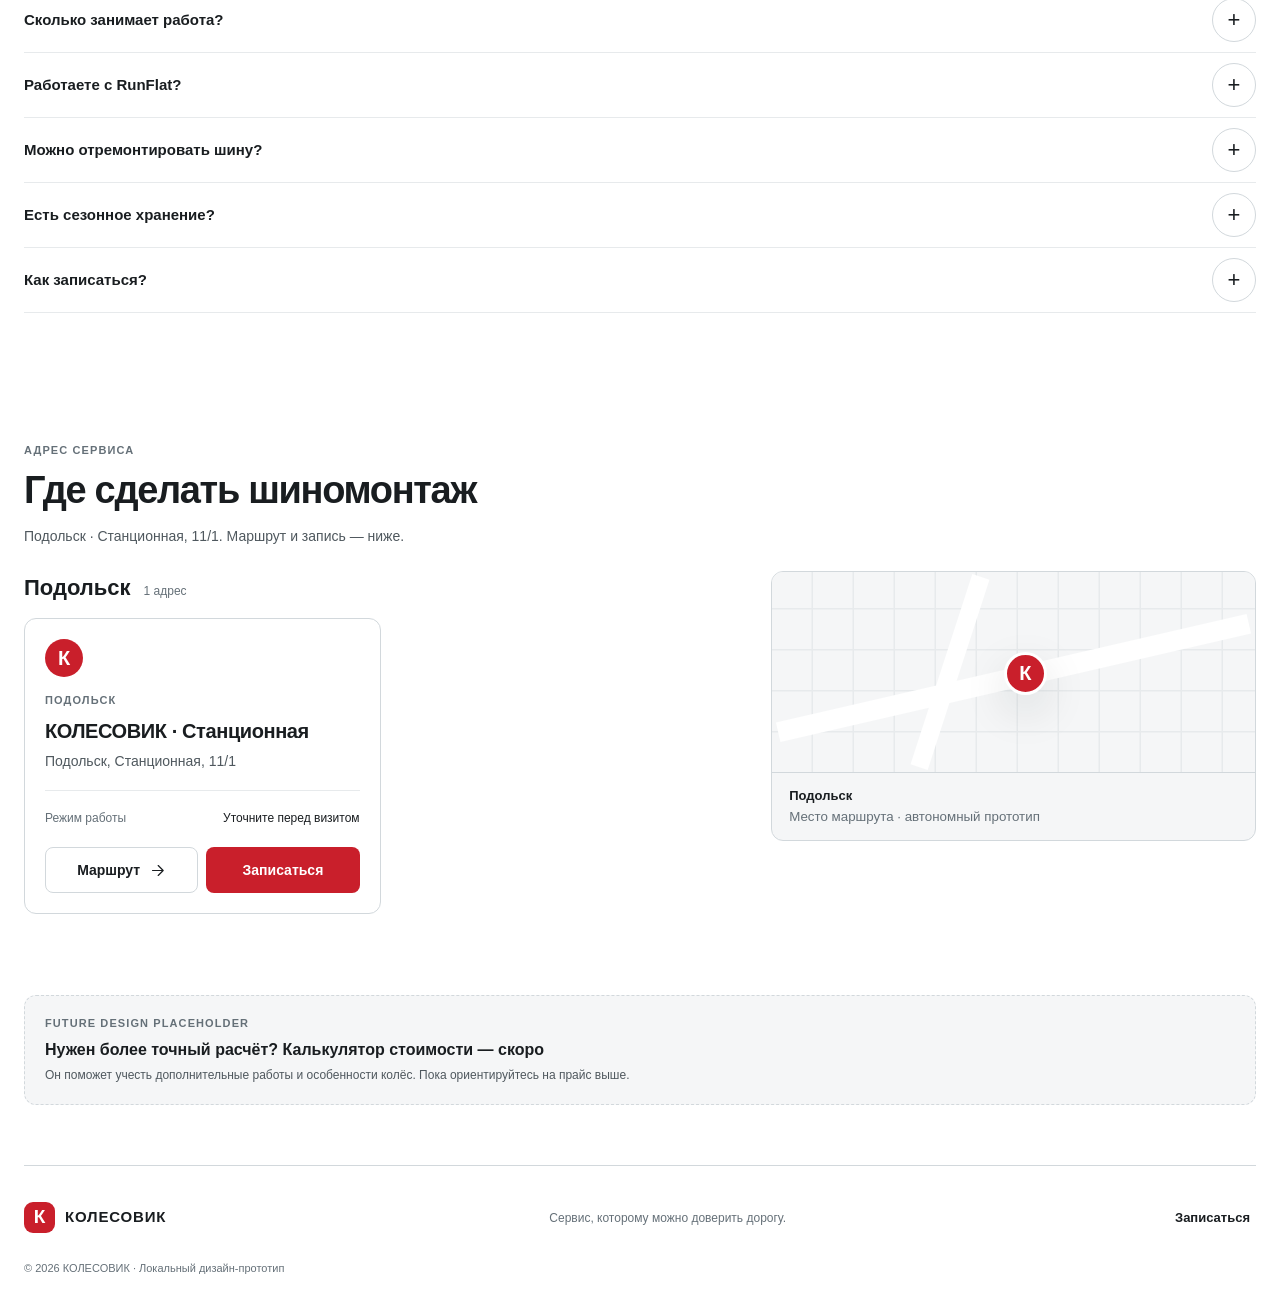
<file: shinomontaj/index.html>
<!doctype html>
<html lang="ru" data-theme="light">
<head>
  <meta charset="utf-8">
  <meta name="viewport" content="width=device-width, initial-scale=1, viewport-fit=cover">
  <title>Шиномонтаж — КОЛЕСОВИК · визуальный прототип</title>
  <link rel="stylesheet" href="styles.css">
  <script>try{const t=localStorage.getItem('shin-prototype-theme')||'light';document.documentElement.dataset.theme=t==='system'?(matchMedia('(prefers-color-scheme: dark)').matches?'dark':'light'):t}catch{}</script>
  <script src="app.js" defer></script>
</head>
<body>
  <a class="skip-link" href="#content">К содержимому</a>
  <div class="prototype-tools"><span>SHINOMONTAJ v1.1 · LOCAL DESIGN ONLY</span><button id="controls-open" type="button" aria-label="Prototype Controls" aria-controls="prototype-controls" aria-expanded="false">⚙</button></div>
  <div id="prototype-controls" class="controls-backdrop" hidden>
    <section class="controls-panel" role="dialog" aria-modal="true" aria-labelledby="controls-title" tabindex="-1">
      <div class="controls-head"><h2 id="controls-title">Prototype Controls</h2><button id="controls-close" type="button" aria-label="Закрыть controls">×</button></div>
      <p>Служебные состояния. Прайс шиномонтажа сверен с действующим сайтом. Примеры работ, шины и будущие филиалы — DEMO. API и внешних запросов нет.</p>
      <label for="state-select">Страница / состояние</label>
      <select id="state-select">
        <option value="MASTER_CURRENT">Основная страница · сейчас</option>
        <option value="MASTER_NETWORK">Основная · будущая сеть (DEMO)</option>
        <option value="CITY_CURRENT">Подольск · сейчас</option>
        <option value="CITY_MULTI_BRANCH">Один город · несколько точек (DEMO)</option>
        <option value="CITY_INSUFFICIENT_DATA">Локальная страница · мало данных</option>
      </select>
      <label for="theme-select">Тема как в Pilot Next</label>
      <select id="theme-select"><option value="light">Светлая</option><option value="dark">Тёмная</option><option value="system">Системная</option></select>
      <p class="technical">Visual eligibility: <strong id="technical-status">GENERATE_INDEX</strong>. Это проверка архитектуры, а не реальное SEO-решение.</p>
      <p class="technical">Ключ состояния: <code id="technical-key">MASTER_CURRENT</code></p>
      <button id="controls-hide" type="button" class="button secondary">Закрыть панель</button>
    </section>
  </div>
  <div id="app"></div>
  <div id="overlay-root"></div>
</body>
</html>
</file>
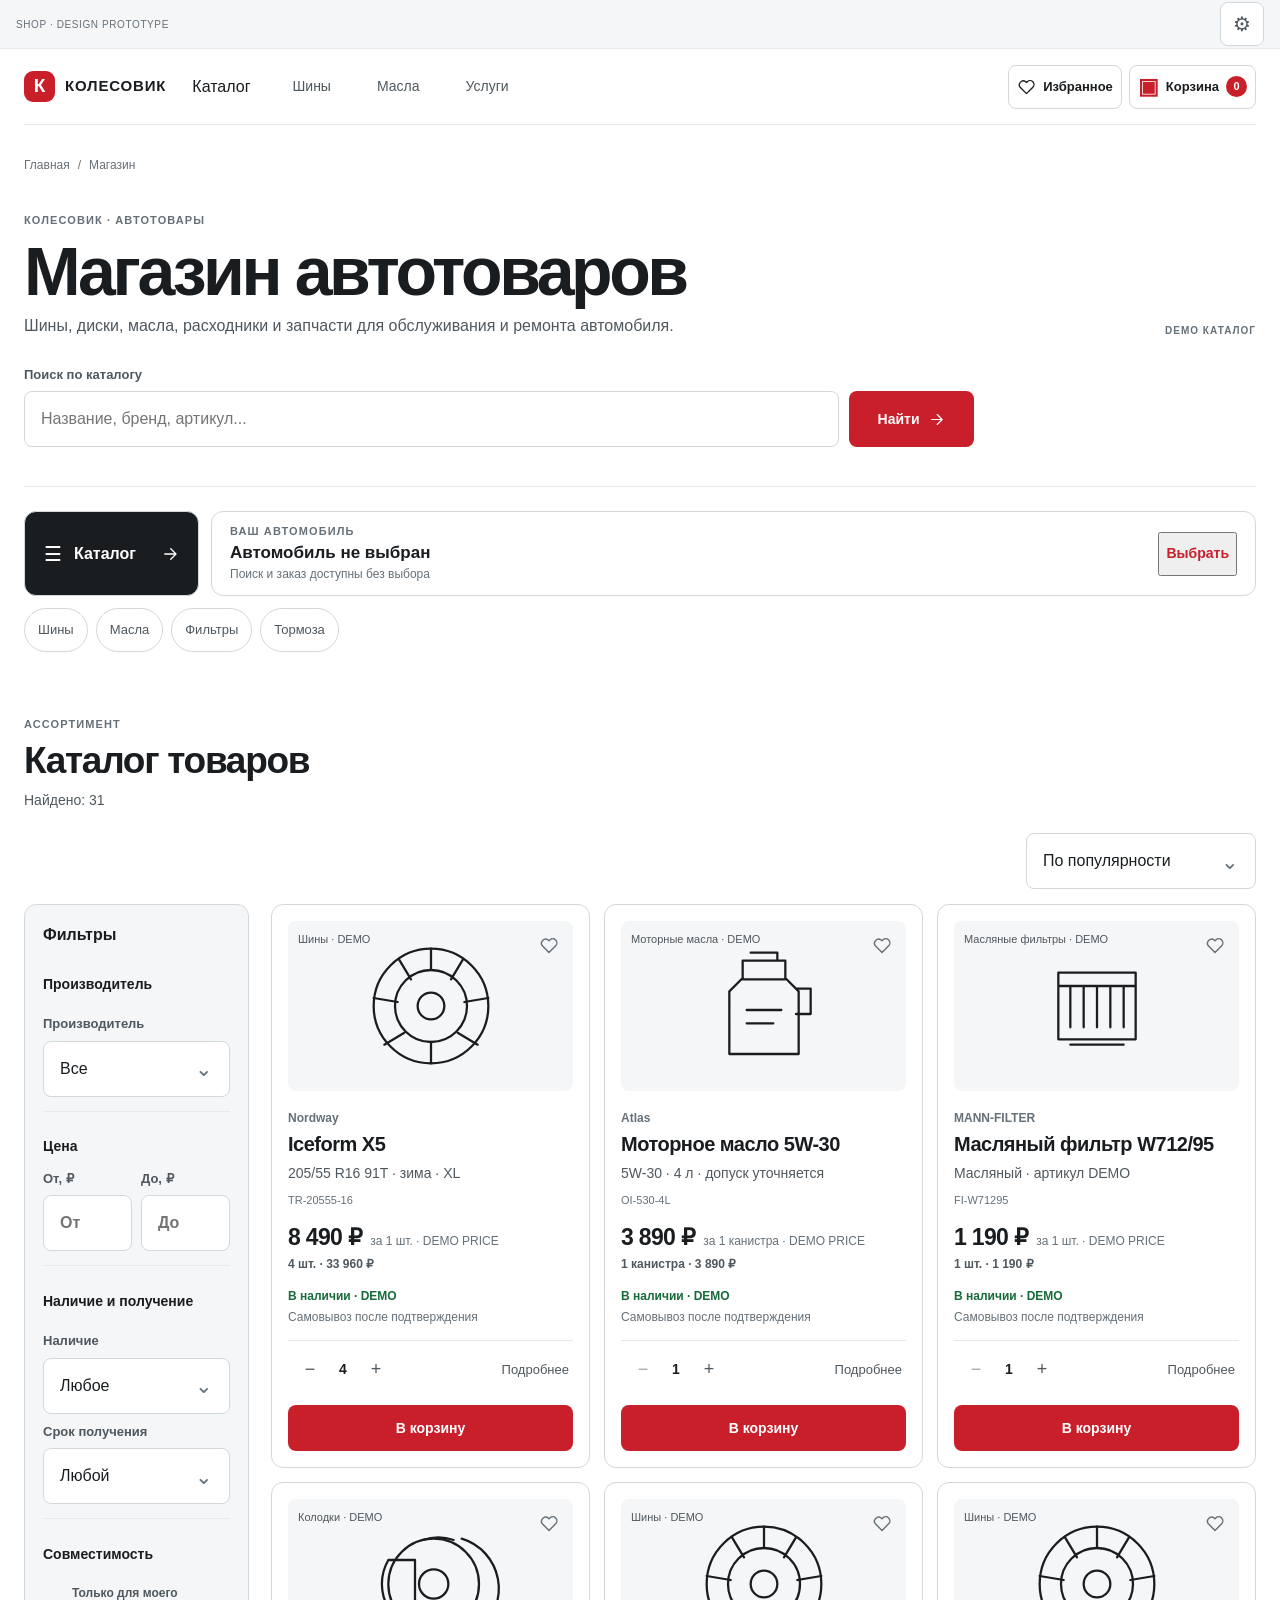
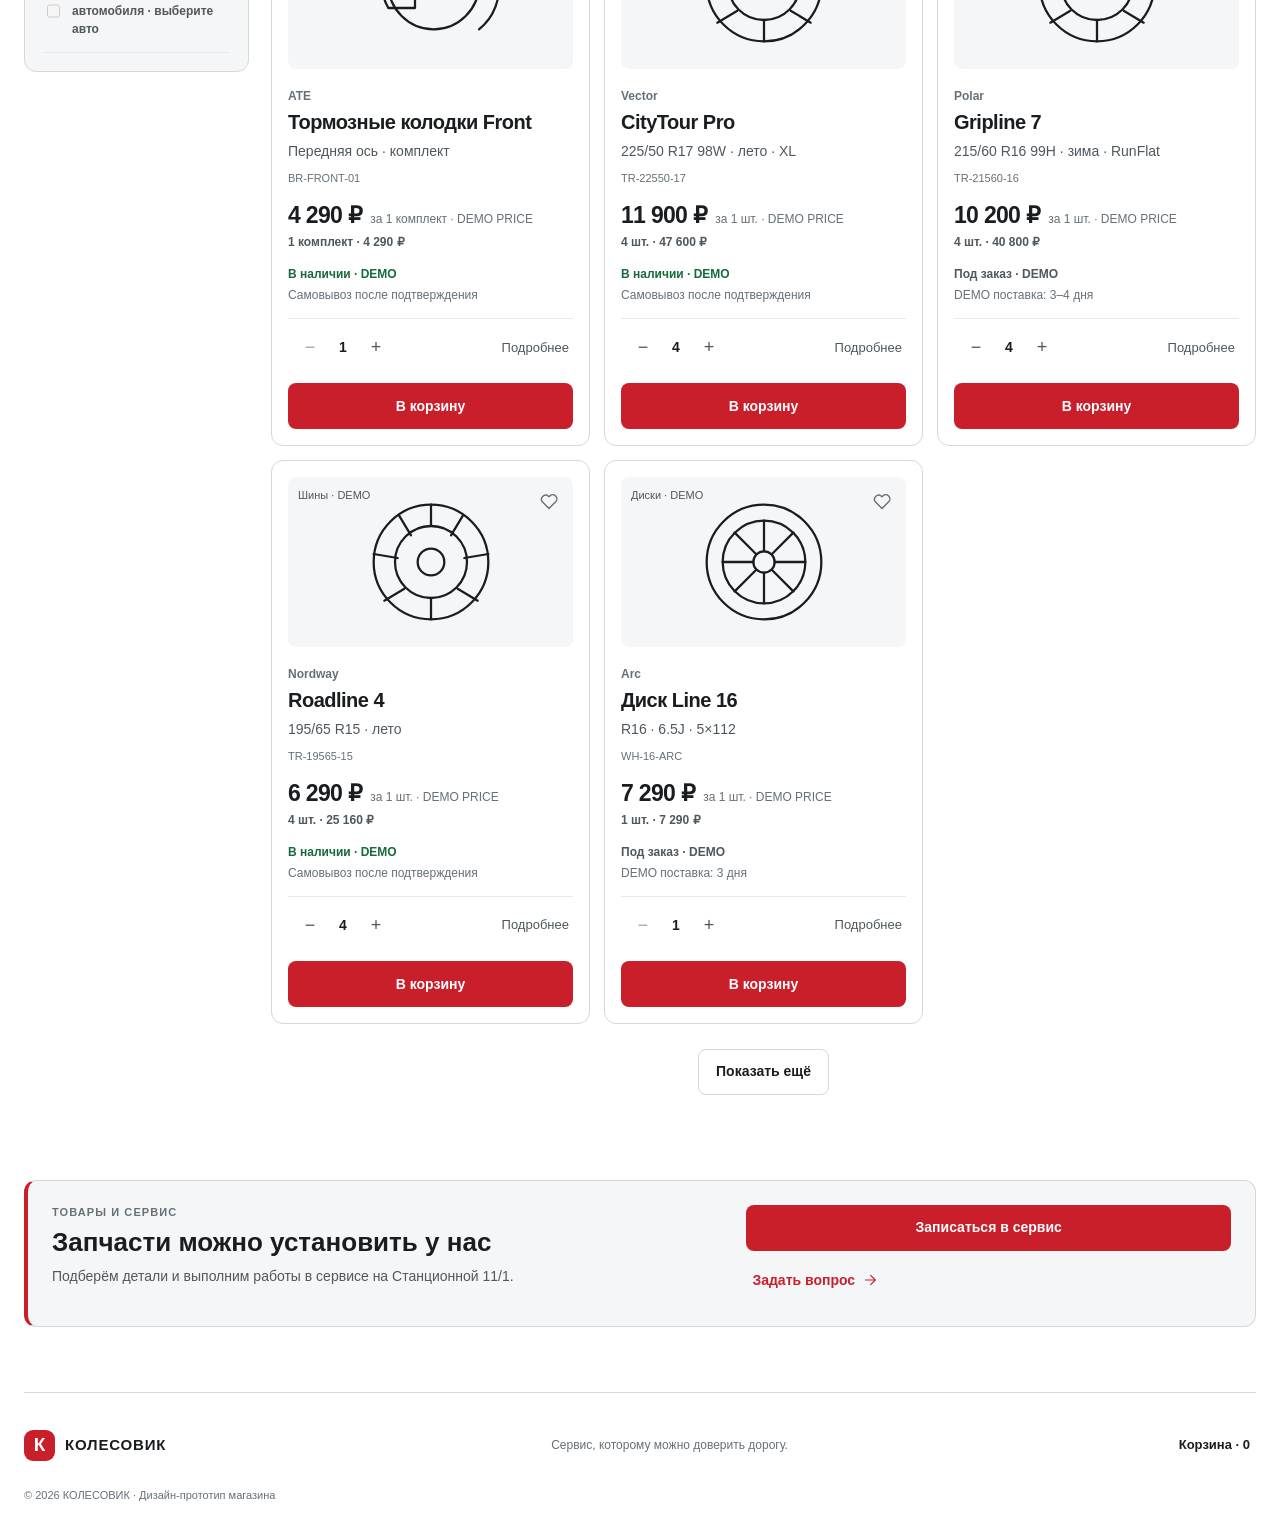
<file: shop/index.html>
<!doctype html>
<html lang="ru" data-theme="light">
<head>
  <meta charset="utf-8">
  <meta name="viewport" content="width=device-width, initial-scale=1, viewport-fit=cover">
  <title>Магазин автотоваров — КОЛЕСОВИК · визуальный прототип</title>
  <link rel="stylesheet" href="styles.css">
  <script>try{const t=localStorage.getItem('shop-prototype-theme')||'light';document.documentElement.dataset.theme=t==='system'?(matchMedia('(prefers-color-scheme: dark)').matches?'dark':'light'):t}catch{}</script>
  <script src="app.js" defer></script>
</head>
<body>
  <a class="skip-link" href="#content">К содержимому</a>
  <div class="prototype-tools"><span>SHOP · DESIGN PROTOTYPE</span><button id="controls-open" type="button" aria-label="Prototype Controls" aria-controls="prototype-controls" aria-expanded="false">⚙</button></div>
  <div id="prototype-controls" class="controls-backdrop" hidden>
    <section class="controls-panel" role="dialog" aria-modal="true" aria-labelledby="controls-title" tabindex="-1">
      <div class="controls-head"><h2 id="controls-title">Prototype Controls</h2><button id="controls-close" type="button" aria-label="Закрыть controls">×</button></div>
      <p>Все товары, цены, остатки, сроки и совместимость в этом макете — DEMO. Ничего не отправляется.</p>
      <p class="technical">CURRENT REAL DATA DOMAIN: tyres<br>DEMO PRODUCT DOMAINS: wheels, oils, fluids, filters, brakes, batteries, suspension, steering, engine, transmission, electrics and other parts.</p>
      <label for="state-select">Состояние макета</label>
      <select id="state-select">
        <option value="SHOP_HOME">Магазин · без автомобиля</option>
        <option value="VEHICLE_SELECTED">Автомобиль выбран</option>
        <option value="KNOWN_CUSTOMER">Клиент · сохранённые автомобили (DEMO)</option>
        <option value="CATEGORY">Категория · шины</option>
        <option value="SEARCH_RESULTS">Результаты поиска</option>
        <option value="CART_WITH_ITEMS">Корзина · несколько товаров</option>
        <option value="CART_EMPTY">Корзина · пусто</option>
      </select>
      <label for="theme-select">Тема</label>
      <select id="theme-select"><option value="light">Светлая</option><option value="dark">Тёмная</option><option value="system">Системная</option></select>
      <p class="technical">Ключ: <code id="technical-key">SHOP_HOME</code>. Выбор состояния через Controls подготавливает демонстрационный сценарий и может заменить локальную корзину.</p>
      <button id="controls-hide" type="button" class="button secondary">Закрыть панель</button>
    </section>
  </div>
  <div id="app"></div>
  <div id="overlay-root"></div>
  <div id="shop-toast" role="status" aria-live="polite" hidden></div>
</body>
</html>
</file>
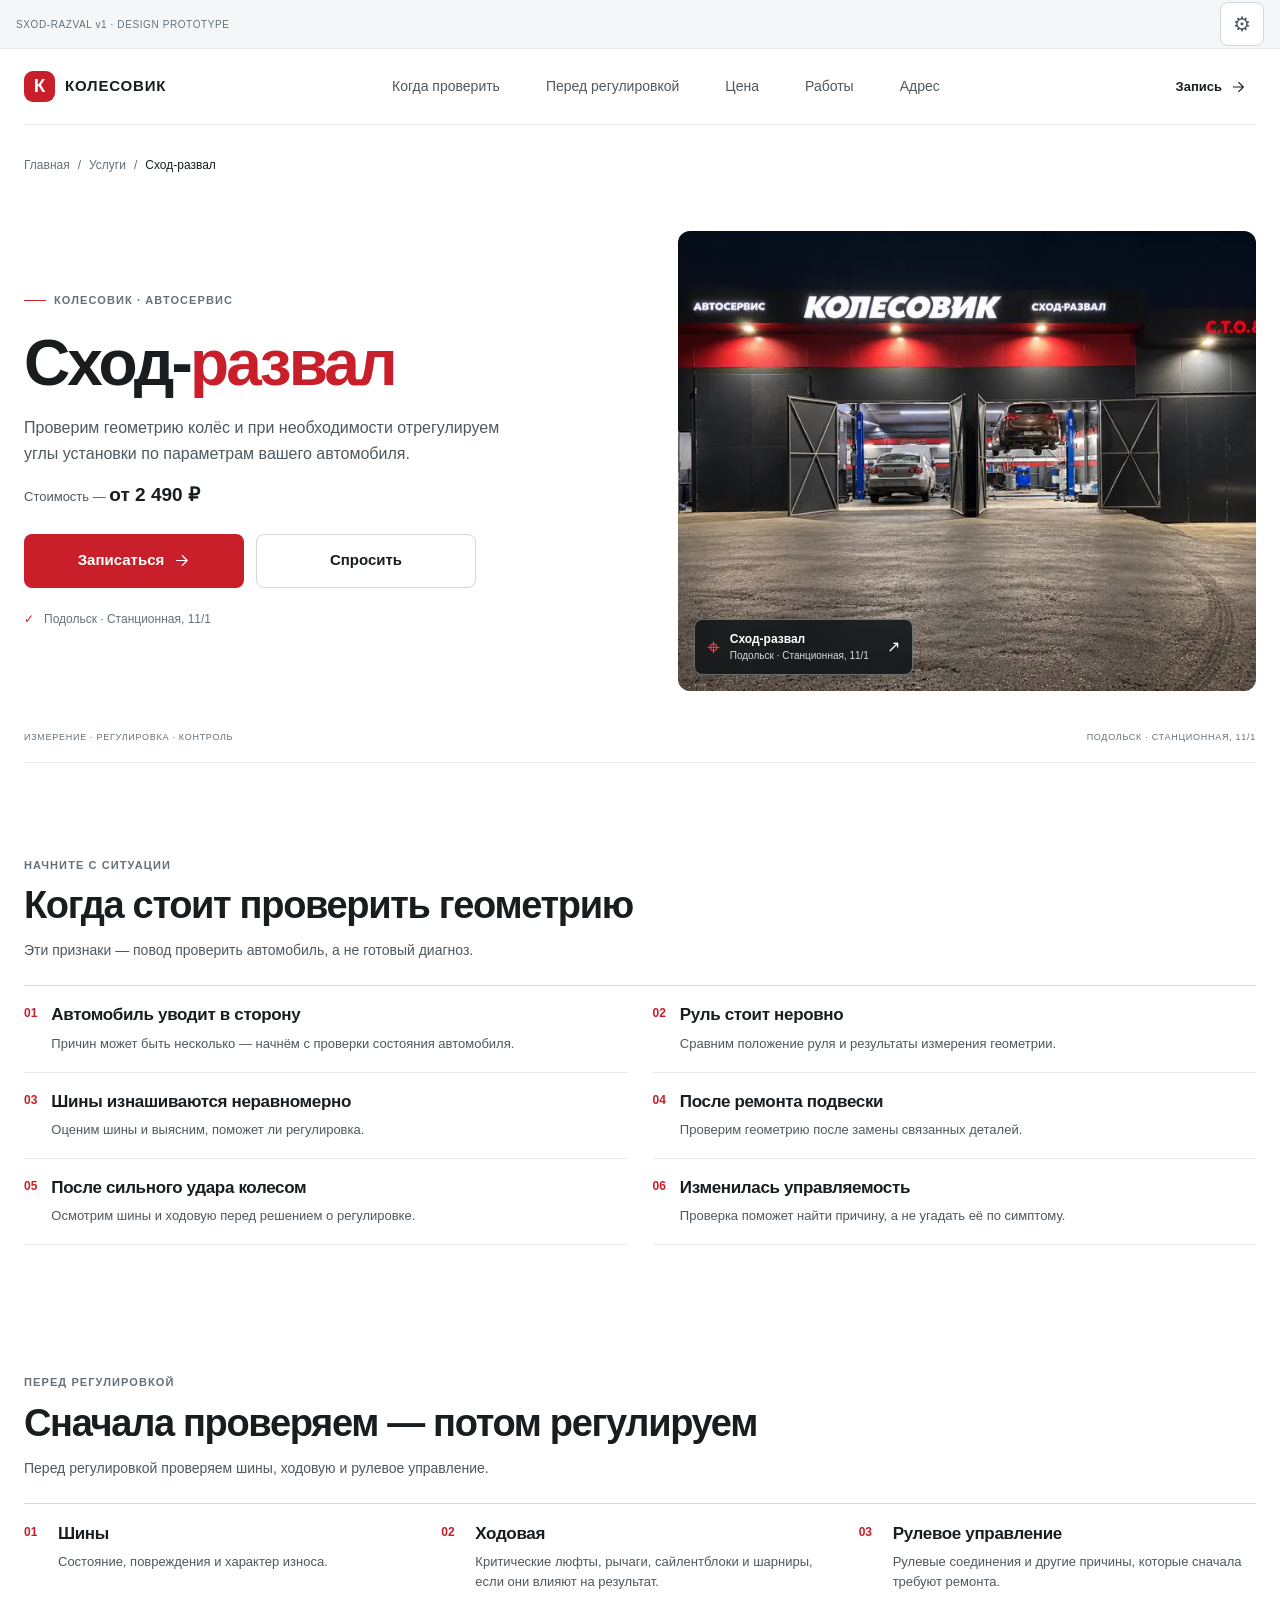
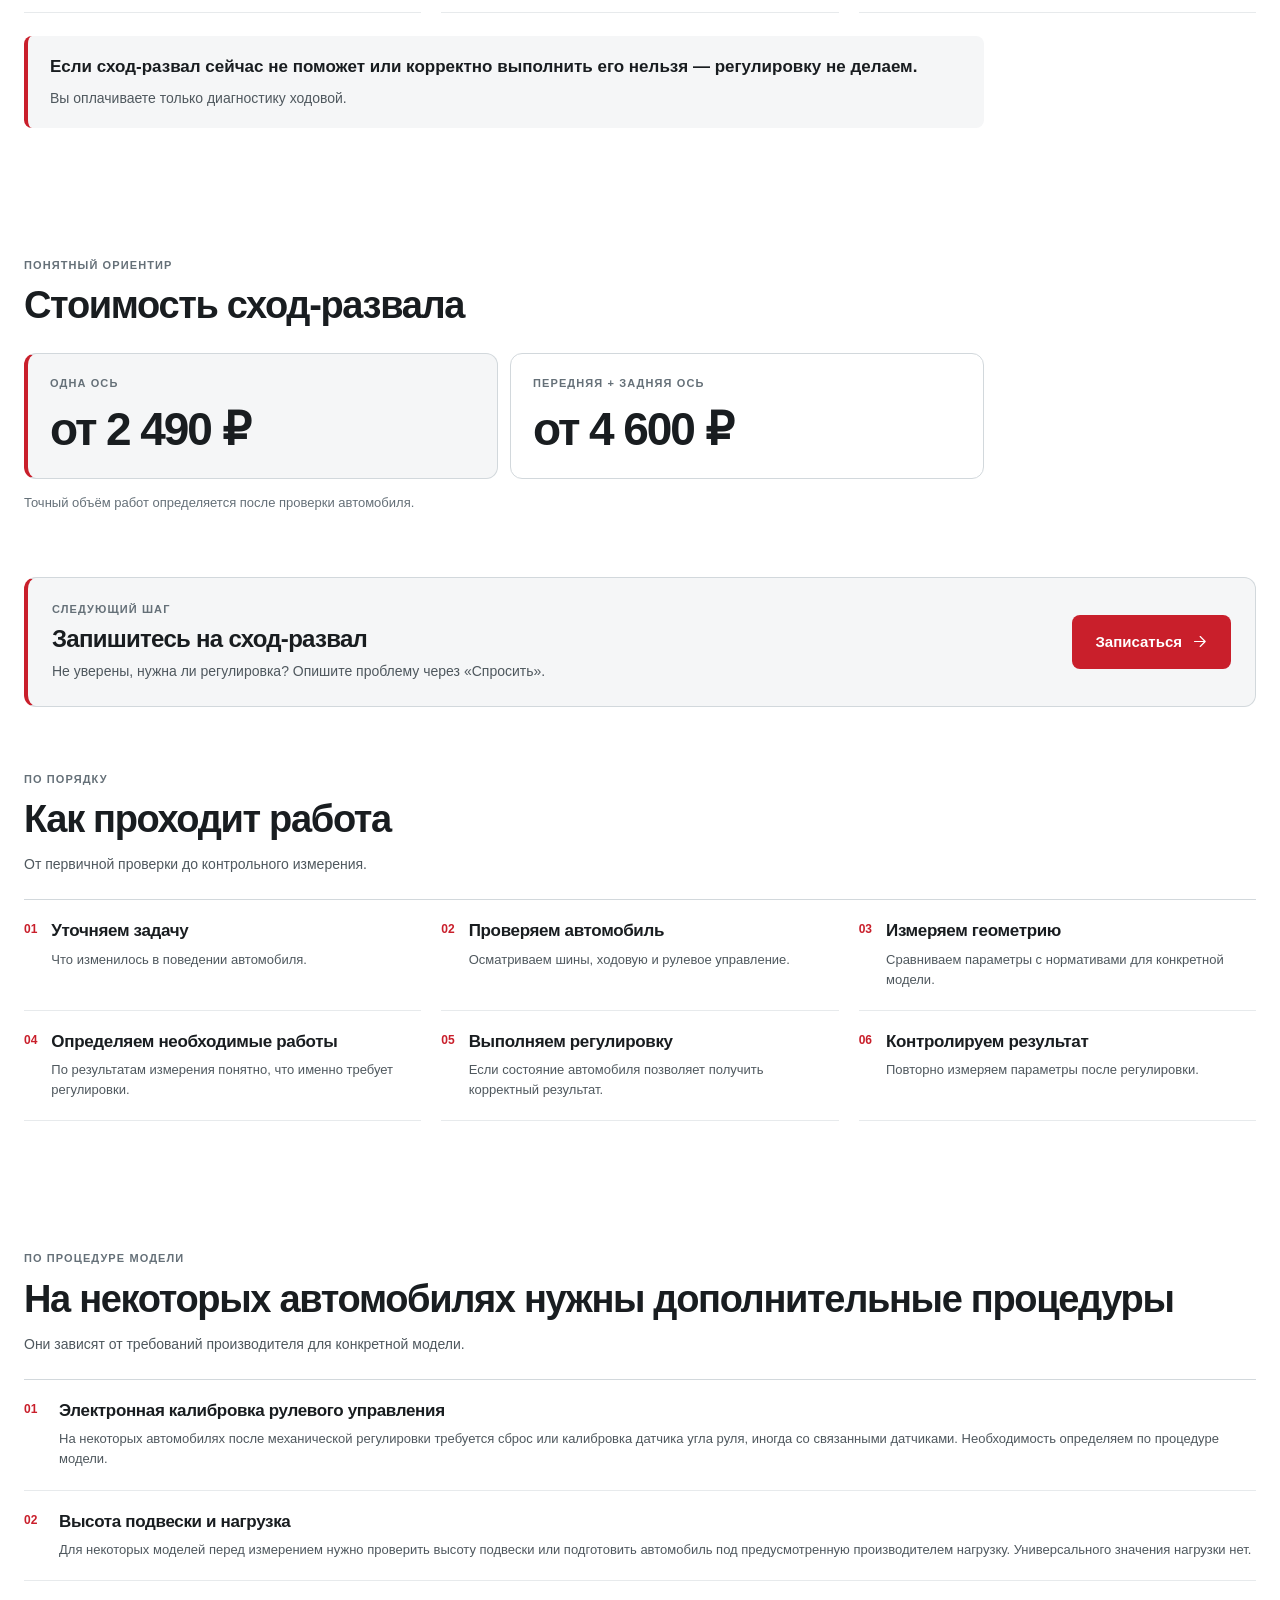
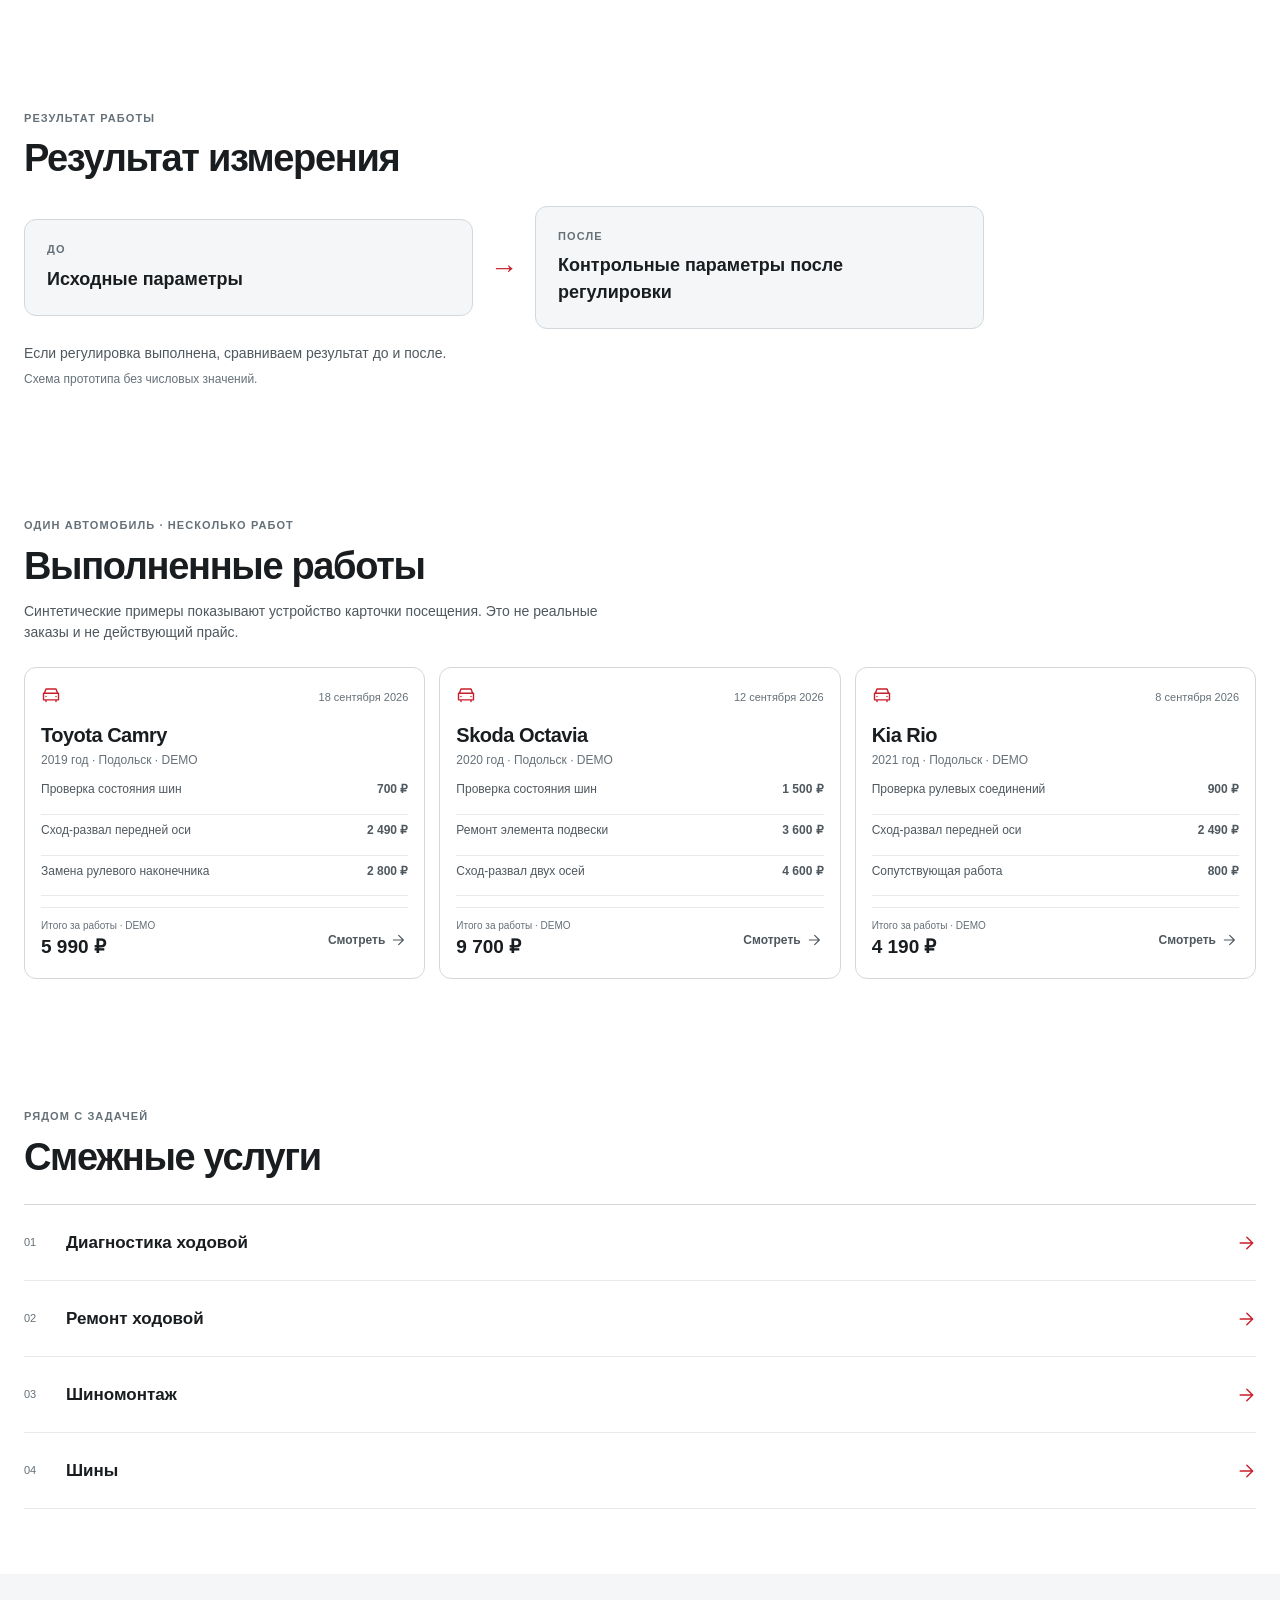
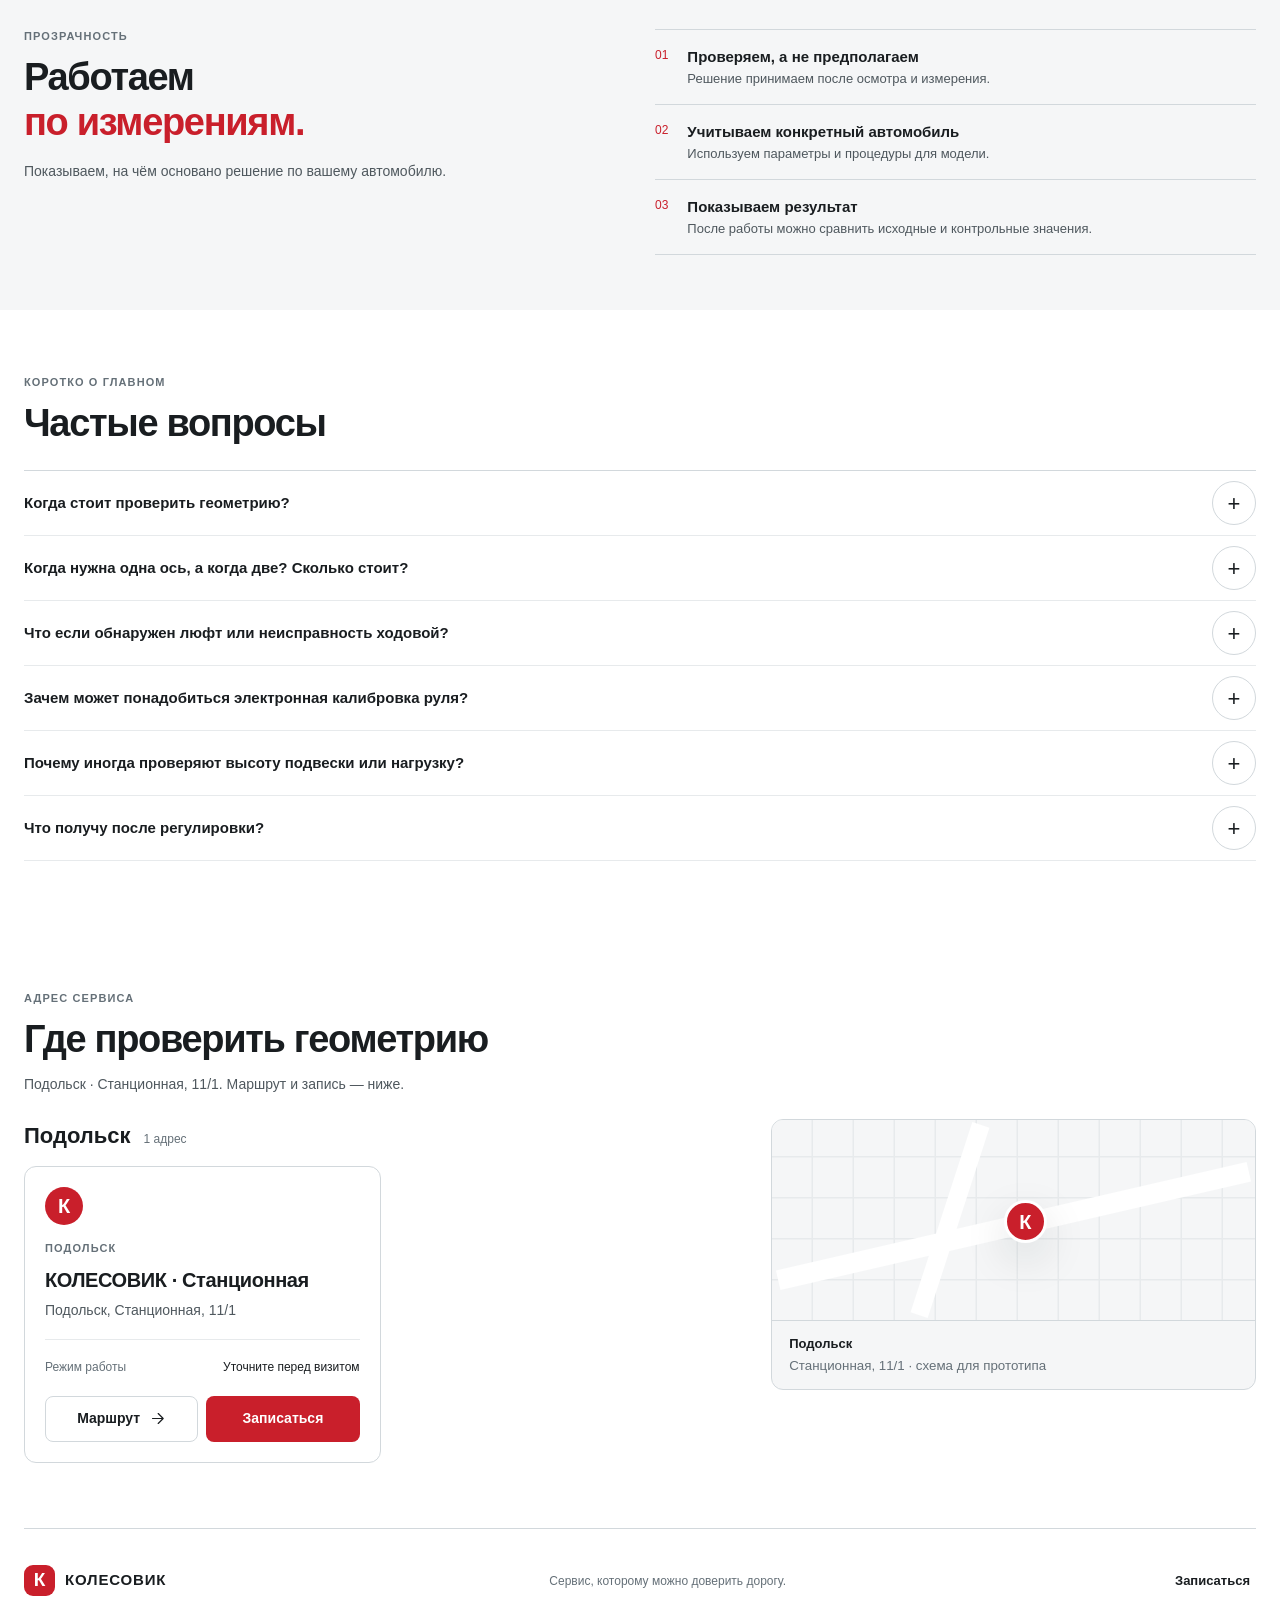
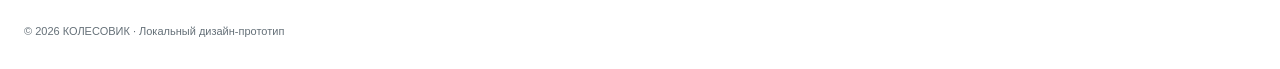
<file: sxod-razval/index.html>
<!doctype html>
<html lang="ru" data-theme="light">
<head>
  <meta charset="utf-8">
  <meta name="viewport" content="width=device-width, initial-scale=1, viewport-fit=cover">
  <title>Сход-развал — КОЛЕСОВИК · визуальный прототип</title>
  <link rel="stylesheet" href="styles.css">
  <script>try{const t=localStorage.getItem('alignment-prototype-theme')||'light';document.documentElement.dataset.theme=t==='system'?(matchMedia('(prefers-color-scheme: dark)').matches?'dark':'light'):t}catch{}</script>
  <script src="app.js" defer></script>
</head>
<body>
  <a class="skip-link" href="#content">К содержимому</a>
  <div class="prototype-tools"><span>SXOD-RAZVAL v1 · DESIGN PROTOTYPE</span><button id="controls-open" type="button" aria-label="Prototype Controls" aria-controls="prototype-controls" aria-expanded="false">⚙</button></div>
  <div id="prototype-controls" class="controls-backdrop" hidden>
    <section class="controls-panel" role="dialog" aria-modal="true" aria-labelledby="controls-title" tabindex="-1">
      <div class="controls-head"><h2 id="controls-title">Prototype Controls</h2><button id="controls-close" type="button" aria-label="Закрыть controls">×</button></div>
      <p>Основная страница и страница Подольска. Работы и суммы в карточках — DEMO; цены услуги подтверждены владельцем. Внешних запросов и отправки данных нет.</p>
      <label for="state-select">Страница / состояние</label>
      <select id="state-select">
        <option value="CURRENT">Основная страница · сейчас</option>
        <option value="LOCAL_CURRENT">Подольск · сейчас</option>
      </select>
      <label for="theme-select">Тема как в Pilot Next</label>
      <select id="theme-select"><option value="light">Светлая</option><option value="dark">Тёмная</option><option value="system">Системная</option></select>
      <p class="technical">Ключ состояния: <code id="technical-key">CURRENT</code></p>
      <button id="controls-hide" type="button" class="button secondary">Закрыть панель</button>
    </section>
  </div>
  <div id="app"></div>
  <div id="overlay-root"></div>
</body>
</html>
</file>
<file: styles.css>
@layer reset, tokens, base, components, screens, responsive;
@layer reset {
  *,*::before,*::after{box-sizing:border-box}html{scroll-behavior:smooth}body,h1,h2,h3,p,ul,ol,dl{margin:0}button,input,select,textarea{font:inherit}button{color:inherit}img,svg{display:block}button{cursor:pointer}button:disabled{cursor:not-allowed}a{color:inherit;text-decoration:none}:focus{outline:none}:focus-visible{outline:2px solid var(--focus);outline-offset:2px}
}
@layer tokens {
  :root{color-scheme:light;--red-600:#c91f2b;--red-700:#a91823;--red-800:#89151e;--blue-600:#145ec5;--green-700:#176b3a;--amber-800:#805300;--red-danger:#a51e2a;--blue-700:#155b91;--surface-0:#fff;--surface-1:#fff;--surface-2:#f5f6f7;--surface-3:#eceff1;--text-1:#191d20;--text-2:#4f585e;--text-3:#657078;--border-1:#e7eaec;--border-2:#d2d8dc;--border-3:#9da7ad;--brand:var(--red-600);--brand-hover:var(--red-700);--brand-soft:#fcebed;--focus:var(--blue-600);--interactive-hover:#f1f3f4;--success-fg:var(--green-700);--success-bg:#eaf6ee;--success-border:#b7dfc4;--warning-fg:var(--amber-800);--warning-bg:#fff5dd;--warning-border:#ebd49b;--danger-fg:var(--red-danger);--danger-bg:#fcebed;--danger-border:#e9b8bd;--info-fg:var(--blue-700);--info-bg:#e9f4fb;--info-border:#b8d8ea;--shadow-sm:0 1px 2px rgb(19 29 32 / 5%);--shadow-md:0 16px 44px rgb(19 29 32 / 13%);--shadow-float:0 18px 50px rgb(19 29 32 / 20%);--radius-sm:8px;--radius-md:12px;--radius-lg:18px;--radius-xl:24px;--font:Inter,-apple-system,BlinkMacSystemFont,"Segoe UI",Arial,sans-serif;--mono:ui-monospace,SFMono-Regular,Consolas,monospace;--on-brand:#fff}
  html[data-theme="dark"]{color-scheme:dark;--surface-0:#101315;--surface-1:#1b2023;--surface-2:#15191c;--surface-3:#0b0e10;--text-1:#f1f3f4;--text-2:#c0c8cd;--text-3:#a0abb1;--border-1:#293034;--border-2:#3a4348;--border-3:#657178;--brand:#f04450;--brand-hover:#ff6670;--brand-soft:#3a1d21;--focus:#8db8ff;--interactive-hover:#2a3034;--success-fg:#7ad49b;--success-bg:#183224;--success-border:#2c6040;--warning-fg:#f2c66e;--warning-bg:#382b14;--warning-border:#715523;--danger-fg:#ff858d;--danger-bg:#3b2024;--danger-border:#74363d;--info-fg:#84c7f1;--info-bg:#192f3d;--info-border:#315b70;--shadow-sm:0 1px 2px rgb(0 0 0 / 18%);--shadow-md:0 16px 44px rgb(0 0 0 / 32%);--shadow-float:0 18px 50px rgb(0 0 0 / 44%);--on-brand:#101315}
}
@layer base {
  body{font-family:var(--font);font-size:16px;line-height:1.5;color:var(--text-1);background:var(--surface-2);font-feature-settings:"ss01" on}button{border:0;background:none}p{color:var(--text-2)}svg{width:20px;height:20px;stroke:currentColor;stroke-width:1.7;stroke-linecap:round;stroke-linejoin:round;flex:0 0 auto}.sr-only{position:absolute;width:1px;height:1px;padding:0;margin:-1px;overflow:hidden;clip:rect(0,0,0,0);white-space:nowrap;border:0}.skip-link{position:fixed;z-index:200;top:-50px;left:12px;padding:10px 14px;background:var(--surface-1);border:1px solid var(--border-2);border-radius:var(--radius-sm);clip-path:inset(50%)}.skip-link:focus{top:12px;clip-path:none}.button{display:inline-flex;align-items:center;justify-content:center;gap:9px;min-height:46px;padding:0 17px;border:1px solid transparent;border-radius:var(--radius-sm);font-weight:620;font-size:14px;line-height:1.25;transition:background .16s ease,border-color .16s ease,transform .16s ease}.button svg{width:17px;height:17px}.button:active{transform:translateY(1px)}.button.primary{background:var(--brand);color:var(--on-brand)}.button.primary:hover{background:var(--brand-hover)}.button.primary:disabled{opacity:.5}.button.secondary{background:var(--surface-1);border-color:var(--border-2);color:var(--text-1)}.button.secondary:hover{background:var(--interactive-hover)}.button.large{min-height:54px;padding:0 22px;font-size:15px}.button.compact{min-height:40px;padding:0 13px;font-size:13px}.button.danger{background:var(--danger-fg);color:var(--surface-0)}.button.danger-quiet{background:transparent;color:var(--danger-fg);border-color:var(--danger-border)}.button.danger-quiet:hover{background:var(--danger-bg)}.quiet-button,.text-link,.text-button{display:inline-flex;align-items:center;gap:7px;color:var(--text-2);font-weight:580;font-size:13px}.quiet-button{min-height:44px;padding:0 12px;border:1px solid var(--border-2);border-radius:var(--radius-sm);background:var(--surface-1)}.quiet-button:hover{background:var(--interactive-hover)}.quiet-button svg,.text-link svg{width:15px;height:15px}.text-link{color:var(--brand);padding:6px 0}.text-link:hover,.text-button:hover{text-decoration:underline}.text-button{color:var(--brand);padding:0}.icon-button,.row-action,.back-square{display:inline-grid;place-items:center;width:44px;height:44px;border:1px solid var(--border-2);border-radius:var(--radius-sm);background:var(--surface-1);color:var(--text-2)}.icon-button:hover,.row-action:hover,.back-square:hover{background:var(--interactive-hover)}.row-action{width:40px;height:40px;border-color:var(--border-1)}.row-action svg{width:17px;height:17px}.badge{display:inline-flex;align-items:center;gap:6px;min-height:25px;padding:3px 9px;border:1px solid var(--border-2);border-radius:99px;background:var(--surface-2);color:var(--text-2);white-space:nowrap;font-size:11px;font-weight:650}.badge i{width:6px;height:6px;border-radius:50%;background:currentColor}.badge.success{background:var(--success-bg);border-color:var(--success-border);color:var(--success-fg)}.badge.warning{background:var(--warning-bg);border-color:var(--warning-border);color:var(--warning-fg)}.badge.danger{background:var(--danger-bg);border-color:var(--danger-border);color:var(--danger-fg)}.badge.info{background:var(--info-bg);border-color:var(--info-border);color:var(--info-fg)}.eyebrow,.label{display:block;color:var(--text-3);font-size:10px;font-weight:700;letter-spacing:.11em;line-height:1.4}.small-muted{color:var(--text-3);font-size:11px}.avatar{display:grid;place-items:center;width:36px;height:36px;flex:0 0 auto;border-radius:50%;background:var(--surface-3);color:var(--text-2);font-size:12px;font-weight:700}.inline-state{display:flex;align-items:flex-start;gap:12px;padding:14px 16px;border:1px solid;border-radius:var(--radius-sm)}.inline-state strong{display:block;font-size:13px}.inline-state p{margin-top:3px;font-size:12px;line-height:1.45}.state-icon{display:grid;place-items:center;width:22px;height:22px;flex:0 0 auto;border:1px solid currentColor;border-radius:50%;font-size:12px;font-weight:700}.info-state{color:var(--info-fg);background:var(--info-bg);border-color:var(--info-border)}.success-state{color:var(--success-fg);background:var(--success-bg);border-color:var(--success-border)}.warning-state{color:var(--warning-fg);background:var(--warning-bg);border-color:var(--warning-border)}.danger-state{color:var(--danger-fg);background:var(--danger-bg);border-color:var(--danger-border)}.inline-state p{color:var(--text-2)}.spinner{width:20px;height:20px;border:2px solid var(--info-border);border-top-color:var(--info-fg);border-radius:50%;animation:spin .8s linear infinite;flex:0 0 auto}@keyframes spin{to{transform:rotate(360deg)}}.empty-state{display:grid;justify-items:center;gap:8px;padding:36px 20px;border:1px dashed var(--border-2);border-radius:var(--radius-md);text-align:center}.empty-state strong{font-size:14px}.empty-state p{font-size:13px}.empty-mark{color:var(--text-3);font-size:30px}.mobile-only{display:none}.desktop-only{display:inline-flex}
}
@layer components {
  .brand{display:flex;align-items:center;gap:10px;font-size:15px;font-weight:760;letter-spacing:.055em;white-space:nowrap}.brand-symbol{display:grid;place-items:center;width:31px;height:31px;border-radius:9px;background:var(--brand);color:var(--surface-0);font-size:19px;font-weight:750;letter-spacing:0}.modal-backdrop{position:fixed;z-index:120;inset:0;display:grid;place-items:center;padding:24px;background:var(--surface-3);background:color-mix(in srgb,var(--surface-3) 74%,transparent);backdrop-filter:blur(4px)}.modal{width:min(100%,520px);max-height:min(86dvh,760px);overflow:auto;border:1px solid var(--border-2);border-radius:var(--radius-lg);background:var(--surface-1);box-shadow:var(--shadow-float);padding:23px}.modal>header{display:flex;align-items:center;justify-content:space-between;gap:16px}.modal h2{font-size:22px;line-height:1.3;letter-spacing:-.02em}.modal-body{display:grid;gap:15px;padding:18px 0;color:var(--text-2);font-size:14px}.modal-body>p{line-height:1.6}.modal footer{display:flex;justify-content:flex-end;gap:9px;padding-top:4px}.field-label{display:grid;gap:6px;color:var(--text-2);font-size:12px;font-weight:620}.field-label input,.field-label select,.field-label textarea{width:100%;min-height:46px;padding:10px 12px;border:1px solid var(--border-2);border-radius:var(--radius-sm);background:var(--surface-0);color:var(--text-1);font-size:14px}.field-label textarea{min-height:90px;resize:vertical}.modal-lead{color:var(--text-1);font-weight:620}.modal-facts{display:grid;gap:8px;padding:12px 14px;border-radius:var(--radius-sm);background:var(--surface-2)}.modal-facts div{display:flex;justify-content:space-between;gap:18px}.modal-facts dt{color:var(--text-3);font-size:12px}.modal-facts dd{color:var(--text-1);font-size:12px;font-weight:620;text-align:right}.reconcile-choice{display:grid;gap:8px}.reconcile-choice button{display:grid;grid-template-columns:32px 1fr;align-items:center;gap:0 10px;padding:12px;border:1px solid var(--border-2);border-radius:var(--radius-sm);background:var(--surface-0);text-align:left}.reconcile-choice button>span{grid-row:span 2;display:grid;place-items:center;width:30px;height:30px;border-radius:50%;background:var(--info-bg);color:var(--info-fg)}.reconcile-choice strong{font-size:13px}.reconcile-choice small{color:var(--text-3);font-size:11px}.micro-note{font-size:11px!important;color:var(--text-3)!important}.roster-checks{display:grid;gap:3px}.roster-checks label{display:flex;align-items:center;gap:10px;min-height:44px;border-bottom:1px solid var(--border-1);font-size:13px}.roster-checks input{width:18px;height:18px;accent-color:var(--brand)}.past-episode{padding:14px;border:1px solid var(--border-1);border-radius:var(--radius-sm);background:var(--surface-2)}.past-episode p{margin-top:10px}.backend-note{display:block;padding:9px 10px;border-left:2px solid var(--warning-fg);background:var(--warning-bg);color:var(--warning-fg);font-size:10px;line-height:1.45}/* Prototype tools occupy their own strip; the launcher never floats over product UI. */
  .prototype-tools{min-height:48px;background:var(--surface-2);border-bottom:1px solid var(--border-1);display:flex;align-items:center;justify-content:space-between;gap:12px;padding:2px 16px;color:var(--text-3)}
  .prototype-tools[hidden],.prototype-controls[hidden]{display:none}
  .prototype-label{font-size:10px;letter-spacing:.06em}
  .prototype-launcher{width:44px;height:44px;display:grid;place-items:center;border:1px solid var(--border-2);border-radius:var(--radius-sm);font-size:20px;color:var(--text-2);background:var(--surface-1)}
  .prototype-controls{position:fixed;inset:0;z-index:160;display:grid;place-items:end center;padding:16px;background:color-mix(in srgb,var(--surface-3) 74%,transparent)}
  .prototype-panel{width:min(100%,420px);max-height:calc(100dvh - 32px);overflow:auto;overscroll-behavior:contain;background:var(--surface-1);border:1px solid var(--border-2);border-radius:var(--radius-lg);box-shadow:var(--shadow-float);padding:20px}
  .prototype-panel header{display:flex;align-items:center;justify-content:space-between;gap:16px}
  .prototype-panel h2{font-size:18px;font-weight:650}
  .prototype-panel p{font-size:12px;color:var(--text-3);margin-block:8px 20px}
  .prototype-controls-body{display:grid;gap:8px}
  .prototype-controls-body label{font-size:13px;font-weight:600;color:var(--text-2)}
  .prototype-controls-body select{width:100%;height:48px;border:1px solid var(--border-2);border-radius:var(--radius-sm);padding-inline:12px;background:var(--surface-0);color:var(--text-1);font-size:16px;margin-bottom:12px}
  .prototype-hide{width:100%;min-height:44px;margin-top:8px;border:1px solid var(--border-2);border-radius:var(--radius-sm);font-size:14px;color:var(--text-2)}@media(min-width:768px){
  .prototype-controls{place-items:center}
  .prototype-tools{padding-inline:24px}}
}
@layer screens {
  /* Shared heading for Customer/Admin surfaces */.section-head{display:flex;align-items:end;justify-content:space-between;gap:20px;margin-bottom:28px}.section-head h2{margin-top:10px;font-size:28px;line-height:36px;letter-spacing:-.03em;font-weight:640}
  /* Customer app */
  .customer-app{display:grid;grid-template-columns:248px minmax(0,1fr);min-height:calc(100vh - 32px);background:var(--surface-2)}.customer-side{position:sticky;top:0;display:flex;flex-direction:column;height:calc(100vh - 32px);padding:26px 16px 17px;border-right:1px solid var(--border-1);background:var(--surface-1)}.customer-side>.brand{padding:0 10px}.side-label{margin:42px 10px 9px;color:var(--text-3);font-size:9px;font-weight:700;letter-spacing:.13em}.customer-side nav{display:grid;gap:4px}.side-item{display:flex;align-items:center;gap:12px;width:100%;min-height:45px;padding:0 11px;border-radius:var(--radius-sm);color:var(--text-2);font-size:13px;text-align:left}.side-item>span{display:grid;place-items:center;width:24px}.side-item svg{width:19px;height:19px}.side-item.selected{background:var(--brand-soft);color:var(--brand);font-weight:630}.side-help{margin-top:auto;padding:15px 12px;border:1px solid var(--border-1);border-radius:var(--radius-md)}.help-icon{display:grid;place-items:center;width:33px;height:33px;margin-bottom:12px;border-radius:10px;background:var(--surface-3);color:var(--text-2)}.help-icon svg{width:17px}.side-help strong{font-size:12px}.side-help p{margin:3px 0 7px;font-size:11px}.side-help .text-link{font-size:11px}.side-profile{display:flex;align-items:center;gap:10px;margin-top:16px;padding:12px 5px 0;border-top:1px solid var(--border-1)}.side-profile>span:nth-child(2){display:grid;gap:1px}.side-profile b{font-size:11px}.side-profile small{font-size:10px;color:var(--text-3)}.more-button{width:34px;height:34px;border-radius:var(--radius-sm);color:var(--text-3);font-size:21px}.side-profile .more-button{margin-left:auto}.customer-main{min-width:0}.customer-top{height:68px;display:flex;align-items:center;justify-content:space-between;padding:0 max(32px,calc((100% - 1010px)/2));border-bottom:1px solid var(--border-1);background:var(--surface-1)}.mobile-brand-link{display:none}.account-context{color:var(--text-3);font-size:12px}.profile-mini{display:flex;align-items:center;gap:8px;min-height:44px;color:var(--text-2);font-size:12px}.profile-mini .avatar{width:30px;height:30px;font-size:10px}.customer-content{max-width:1040px;margin:0 auto;padding:40px 34px 64px}.customer-welcome{display:flex;align-items:end;justify-content:space-between;gap:20px;margin-bottom:25px}.customer-welcome h1,.page-title{margin-top:6px;font-size:36px;font-weight:640;letter-spacing:-.03em}.customer-welcome p{margin-top:6px;font-size:13px}.current-booking{display:grid;grid-template-columns:206px minmax(0,1fr);min-height:228px;overflow:hidden;border:1px solid var(--border-2);border-radius:var(--radius-lg);background:var(--surface-1);box-shadow:var(--shadow-sm)}.booking-visual{position:relative;display:flex;align-items:center;justify-content:center;overflow:hidden;background:var(--surface-3)}.booking-visual:before,.booking-visual:after{position:absolute;content:"";width:160px;height:160px;border:1px solid var(--border-3);border-radius:50%;opacity:.35}.booking-visual:before{left:-85px;top:-70px}.booking-visual:after{right:-110px;bottom:-110px;width:215px;height:215px}.booking-visual-label{position:absolute;top:16px;left:17px;color:var(--text-3);font-size:8px;font-weight:700;letter-spacing:.13em}.calendar-art{z-index:1;display:grid;justify-items:center;align-content:center;width:83px;height:91px;border:1px solid var(--border-3);border-radius:11px;background:var(--surface-1);box-shadow:var(--shadow-md);transform:rotate(-5deg)}.calendar-art b{font-size:37px;line-height:1;font-weight:650;letter-spacing:-.05em}.calendar-art span{margin-top:3px;color:var(--brand);font-size:9px;font-weight:750;letter-spacing:.14em}.visual-decoration{position:absolute;right:17px;bottom:13px;color:var(--border-3)}.visual-decoration svg{width:21px;height:21px}.booking-details{display:flex;flex-direction:column;padding:21px 25px}.booking-title-line{display:flex;align-items:center;gap:10px}.booking-details h2{margin-top:10px;font-size:21px;line-height:1.27;letter-spacing:-.02em}.booking-meta{display:grid;grid-template-columns:1fr 1fr;gap:6px 18px;margin-top:11px}.booking-meta span{display:flex;align-items:center;gap:7px;color:var(--text-2);font-size:11px}.booking-meta svg{width:14px;height:14px;color:var(--text-3)}.booking-footer{display:flex;align-items:center;justify-content:space-between;gap:15px;margin-top:auto;padding-top:14px}.booking-footer>span{color:var(--text-3);font-size:10px}.compact-head{margin-bottom:15px}.compact-head h2{margin-top:5px;font-size:20px;letter-spacing:-.015em}.customer-section{margin-top:30px}.car-year{color:var(--text-3);font-size:.68em;font-weight:450}.vehicle-summary{display:grid;grid-template-columns:160px 1fr 1fr 40px;align-items:center;gap:16px;min-height:110px;padding:13px 16px;border:1px solid var(--border-2);border-radius:var(--radius-md);background:var(--surface-1)}.vehicle-visual{position:relative;display:grid;place-items:center;height:78px;overflow:hidden;border-radius:8px;background:var(--surface-2)}.vehicle-visual:after{position:absolute;right:10px;bottom:14px;left:10px;height:1px;content:"";background:var(--border-2)}.mini-car{position:relative;z-index:1;width:94px;height:28px;margin-top:14px;border-radius:55% 27% 17% 17% / 47% 53% 22% 28%;transform:skewX(-6deg);background:linear-gradient(170deg,var(--border-3),var(--text-2));box-shadow:var(--shadow-sm)}.mini-car:before{position:absolute;left:26px;top:-17px;width:44px;height:22px;content:"";clip-path:polygon(25% 0,75% 0,100% 100%,0 100%);background:var(--text-3)}.mini-car span:before,.mini-car span:after{position:absolute;bottom:-6px;z-index:2;width:17px;height:17px;content:"";border:3px solid var(--surface-3);border-radius:50%;background:var(--border-3)}.mini-car span:before{left:13px}.mini-car span:after{right:13px}.vehicle-data{display:grid;align-content:center;gap:4px;color:var(--text-2);font-size:11px}.plate{justify-self:start;padding:2px 7px;border:1px solid var(--border-2);border-radius:4px;background:var(--surface-2);color:var(--text-1);font-family:var(--mono);font-size:11px;font-weight:600}.vehicle-next{display:grid;gap:3px;padding-left:20px;border-left:1px solid var(--border-1)}.vehicle-next .label{font-size:8px}.vehicle-next strong{font-size:12px}.vehicle-next>span:last-child{font-size:10px;color:var(--text-3)}.vehicle-action{justify-self:end}.service-summary .section-head{margin-bottom:12px}.service-row{display:grid;grid-template-columns:44px 1fr auto 40px;align-items:center;gap:14px;padding:15px;border:1px solid var(--border-2);border-radius:var(--radius-md);background:var(--surface-1)}.service-date{display:grid;place-items:center;width:39px;height:43px;border:1px solid var(--border-2);border-radius:7px;font-size:14px;font-weight:650;line-height:1.05}.service-date small{font-size:8px;letter-spacing:.08em}.service-name{display:grid;gap:3px}.service-name strong{font-size:12px}.service-name span{color:var(--text-3);font-size:10px}.service-total{display:grid;gap:2px;text-align:right}.service-total span{color:var(--text-3);font-size:8px;letter-spacing:.1em}.service-total strong{font-variant-numeric:tabular-nums;font-size:13px}.recommendation{display:grid;grid-template-columns:37px 1fr auto;align-items:start;gap:13px;margin-top:19px;padding:17px;border:1px solid var(--warning-border);border-radius:var(--radius-md);background:var(--warning-bg)}.recommendation-icon{display:grid;place-items:center;width:32px;height:32px;border-radius:50%;background:var(--surface-1);color:var(--warning-fg)}.recommendation .eyebrow{color:var(--warning-fg);font-size:8px}.recommendation h3{margin-top:4px;font-size:13px}.recommendation p{margin-top:4px;font-size:11px}.recommendation .quiet-button{min-height:38px;font-size:11px}.quick-actions{display:grid;grid-template-columns:1fr 1fr;gap:12px;margin-top:17px}.quick-actions>button{display:grid;grid-template-columns:26px 1fr 18px;align-items:center;gap:10px;min-height:68px;padding:11px 14px;border:1px solid var(--border-2);border-radius:var(--radius-md);background:var(--surface-1);text-align:left}.quick-actions>button>svg:first-child{color:var(--text-2)}.quick-actions>button>svg:last-child{width:16px;color:var(--text-3)}.quick-actions span{display:grid;gap:1px}.quick-actions b{font-size:11px}.quick-actions small{color:var(--text-3);font-size:9px}.bottom-nav{display:none}.booking-standalone{max-width:790px;margin:auto;padding:34px 28px}.back-link{min-height:44px;padding:0;color:var(--text-2);font-size:13px}.booking-standalone .back-link{margin-bottom:23px}.booking-standalone .page-title{font-size:30px}.booking-tabs{display:flex;gap:20px;margin:20px 0 0;border-bottom:1px solid var(--border-2)}.booking-tabs button{position:relative;min-height:47px;padding:0 2px;color:var(--text-3);font-size:13px}.booking-tabs button.active{color:var(--brand);font-weight:650}.booking-tabs button.active:after{position:absolute;bottom:-1px;right:0;left:0;height:2px;content:"";background:var(--brand)}.booking-full{margin-top:18px;padding:23px;border:1px solid var(--border-2);border-radius:var(--radius-lg);background:var(--surface-1);box-shadow:var(--shadow-sm)}.booking-full-head{display:flex;align-items:center;justify-content:space-between;color:var(--text-3)}.booking-full-head>div{display:flex;align-items:center;gap:11px}.booking-full-head>svg{width:23px;height:23px}.booking-full h2{margin-top:17px;font-size:23px;letter-spacing:-.02em}.booking-facts{display:grid;grid-template-columns:1fr 1fr;gap:18px 25px;margin-top:23px;padding:19px 0;border-top:1px solid var(--border-1);border-bottom:1px solid var(--border-1)}.booking-facts>div{display:grid;gap:2px}.booking-facts>div>span{color:var(--text-3);font-size:9px;font-weight:700;letter-spacing:.1em}.booking-facts strong{font-size:13px}.booking-facts small{color:var(--text-3);font-size:11px}.success-text{color:var(--success-fg)}.booking-next{display:grid;grid-template-columns:55px 1fr;align-items:start;gap:9px;margin-top:17px}
  .next-number{color:var(--brand);font-size:9px;font-weight:720;letter-spacing:.1em}.booking-next p{font-size:12px;line-height:1.5}.booking-ops{display:flex;gap:9px;margin-top:19px}.booking-note{display:flex;gap:10px;align-items:flex-start;margin-top:13px;padding:12px;border-radius:var(--radius-sm);background:var(--surface-3)}.booking-note>span{display:grid;place-items:center;width:18px;height:18px;flex:0 0 auto;border:1px solid var(--border-3);border-radius:50%;font-size:11px}.booking-note p{font-size:11px}.booking-full .mode-note{margin-top:10px}
  /* Admin dense operational surfaces */
  .admin-app{display:grid;grid-template-columns:234px minmax(0,1fr);min-height:calc(100vh - 32px);background:var(--surface-2)}.admin-sidebar{position:sticky;top:0;display:flex;flex-direction:column;height:calc(100vh - 32px);padding:21px 14px 12px;border-right:1px solid var(--border-1);background:var(--surface-1)}.admin-sidebar>.brand{padding:0 7px}.branch-switch{display:flex;align-items:center;gap:10px;margin:29px 0 19px;padding:10px;border:1px solid var(--border-1);border-radius:var(--radius-sm)}.branch-dot{width:8px;height:8px;border-radius:50%;background:var(--success-fg)}.branch-switch>span:nth-child(2){display:grid;gap:1px;flex:1}.branch-switch small{font-size:8px;color:var(--text-3);letter-spacing:.1em}.branch-switch b{font-size:11px}.chevron{color:var(--text-3)}.admin-sidebar nav{display:grid;gap:3px}.admin-nav-item{display:flex;align-items:center;gap:11px;min-height:42px;padding:0 11px;border-radius:var(--radius-sm);color:var(--text-2);font-size:12px;text-align:left}.admin-nav-item>span{display:grid;place-items:center;width:20px;font-size:17px}.admin-nav-item.active{background:var(--brand-soft);color:var(--brand);font-weight:650}.nav-count{display:grid;place-items:center;width:19px;height:19px;margin-left:auto;border-radius:50%;background:var(--danger-bg);color:var(--danger-fg);font-size:9px;font-style:normal}.sidebar-bottom{margin-top:auto}.online-status{display:flex;align-items:center;gap:7px;padding:10px;color:var(--text-3);font-size:10px}.online-status span{width:7px;height:7px;border-radius:50%;background:var(--success-fg)}.admin-user{display:flex;align-items:center;gap:9px;padding:11px 3px 2px;border-top:1px solid var(--border-1)}.admin-user>span:nth-child(2){display:grid;gap:2px}.admin-user b{font-size:10px}.admin-user small{font-size:9px;color:var(--text-3)}.admin-user .more-button{margin-left:auto}.admin-avatar{width:30px;height:30px;background:var(--brand-soft);color:var(--brand);font-size:10px}.admin-main{min-width:0}.admin-topbar{height:55px;display:flex;align-items:center;justify-content:space-between;padding:0 26px;border-bottom:1px solid var(--border-1);background:var(--surface-1)}.crumbs{display:flex;gap:9px;color:var(--text-3);font-size:10px}.crumbs b{color:var(--text-1);font-weight:600}.topbar-right{display:flex;align-items:center;gap:16px}.date-chip{color:var(--text-3);font-family:var(--mono);font-size:9px;letter-spacing:.04em}.top-icon{position:relative;width:35px;height:35px;color:var(--text-2);font-size:19px}.top-icon i{position:absolute;top:7px;right:6px;width:5px;height:5px;border-radius:50%;background:var(--brand)}.admin-mobile-nav{display:none}.admin-content{max-width:1420px;margin:auto;padding:23px 27px 48px}.admin-page-head{display:flex;align-items:center;justify-content:space-between;gap:17px;margin-bottom:17px}.admin-page-head .eyebrow span,.dialog-page-head .eyebrow span{padding:0 5px;color:var(--border-3)}.order-title-row{display:flex;align-items:center;gap:11px;margin-top:5px}.order-title-row h1,.admin-page-head h1,.dialog-page-head h1{font-size:25px;line-height:1.3;font-weight:650;letter-spacing:-.025em}.order-title-row .back-square{width:34px;height:34px}.order-title-row .back-square svg{width:17px}.mono-id{font-family:var(--mono);font-size:.83em;font-weight:600;letter-spacing:-.03em}.head-actions{display:flex;align-items:center;gap:8px}.order-identity{display:grid;grid-template-columns:1fr 1px 1.1fr 1px 1.45fr;align-items:center;gap:20px;padding:13px 16px;border:1px solid var(--border-2);border-radius:var(--radius-md);background:var(--surface-1)}.order-person,.order-vehicle{display:flex;align-items:center;gap:11px;min-width:0}.large-avatar{width:40px;height:40px;background:var(--surface-3)}.order-identity .label{font-size:8px}.order-identity strong,.order-identity small{display:block;overflow:hidden;text-overflow:ellipsis;white-space:nowrap}.order-identity strong{margin-top:2px;font-size:11px}.order-identity small{margin-top:2px;color:var(--text-3);font-size:9px}.identity-divider{height:35px;background:var(--border-1)}.order-vehicle>svg{width:26px;height:26px;color:var(--text-3)}.order-branch{min-width:0}.order-overview{display:grid;grid-template-columns:1.25fr 1fr;gap:13px;margin-top:13px}
  .balance-panel,.next-action-panel{padding:15px;border:1px solid var(--border-2);border-radius:var(--radius-md);background:var(--surface-1)}.balance-heading{display:flex;align-items:center;justify-content:space-between}.balance-heading .label{font-size:8px}.balance-amount{margin:3px 0 2px;font-size:32px;line-height:1.17;font-weight:650;letter-spacing:-.045em;font-variant-numeric:tabular-nums lining-nums}.balance-breakdown{display:flex;gap:17px}.balance-breakdown span{display:flex;gap:5px;color:var(--text-3);font-size:10px}.balance-breakdown b{color:var(--text-2);font-variant-numeric:tabular-nums}.balance-action{display:flex;gap:8px;margin-top:11px}.balance-action .button{min-height:37px}.balance-action .icon-button{width:39px;height:37px}.unknown-panel{display:grid;grid-template-columns:37px 1fr;gap:11px;margin-top:11px;padding:11px;border:1px solid var(--warning-border);border-radius:var(--radius-sm);background:var(--warning-bg)}.unknown-symbol{display:grid;place-items:center;width:30px;height:30px;border:1.5px solid var(--warning-fg);border-radius:50%;color:var(--warning-fg);font-size:18px;font-weight:700}.unknown-label{display:block;color:var(--warning-fg);font-size:8px;font-weight:750;letter-spacing:.1em}.unknown-panel strong{display:block;margin-top:3px;font-size:12px}.unknown-panel p{margin-top:3px;font-size:10px;line-height:1.5}.unknown-panel .button{margin-top:8px}
  .next-action-panel{display:flex;flex-direction:column;justify-content:space-between}
  .next-action-panel .eyebrow{font-size:8px}
  .next-action-content{display:flex;gap:12px;align-items:flex-start;margin:13px 0}
  .next-action-check{display:grid;place-items:center;width:27px;height:27px;flex:0 0 auto;border-radius:50%;background:var(--brand-soft);color:var(--brand);font-size:12px;font-weight:700}
  .next-action-content strong{font-size:13px}
  .next-action-content p{margin-top:3px;font-size:10px}
  .next-action-panel .text-link{font-size:11px}.order-tabs{display:flex;gap:24px;margin-top:17px;border-bottom:1px solid var(--border-2)}.order-tabs button{position:relative;display:flex;align-items:center;gap:6px;min-height:42px;padding:0;color:var(--text-3);font-size:11px;white-space:nowrap}.order-tabs button.active{color:var(--brand);font-weight:650}.order-tabs button.active:after{position:absolute;right:0;bottom:-1px;left:0;height:2px;content:"";background:var(--brand)}.order-tabs button span{display:grid;place-items:center;min-width:17px;height:17px;padding:0 4px;border-radius:9px;background:var(--surface-3);font-size:9px}.order-body{padding-top:14px}.order-body>.inline-state{margin-bottom:12px}.order-main-column{display:grid;gap:12px}.order-body:has(.order-main-column){display:grid;grid-template-columns:minmax(0,1.65fr) minmax(250px,.85fr);gap:13px}.admin-section{padding:14px 15px;border:1px solid var(--border-2);border-radius:var(--radius-md);background:var(--surface-1)}.admin-section-head{display:flex;align-items:center;justify-content:space-between;gap:10px}.admin-section-head h2{margin-top:3px;font-size:16px;line-height:1.25;font-weight:640;letter-spacing:-.015em}.admin-section-head .eyebrow{font-size:8px}.count{display:inline-grid;place-items:center;min-width:19px;height:19px;margin-left:3px;border-radius:50%;background:var(--surface-3);color:var(--text-3);font-size:9px;font-weight:600;vertical-align:2px}.small-action{min-height:34px;padding:0 8px;border-radius:6px;color:var(--brand);font-size:10px;font-weight:620}.small-action:hover{background:var(--brand-soft)}.small-action:disabled{color:var(--text-3)}.work-list{margin-top:8px}.work-row{display:grid;grid-template-columns:27px minmax(0,1fr) auto;align-items:center;gap:9px;min-height:52px;border-top:1px solid var(--border-1)}.work-index{color:var(--text-3);font-family:var(--mono);font-size:9px}.work-row>div{display:grid}.work-row strong{font-size:11px;font-weight:600}.work-row small{color:var(--text-3);font-size:9px}.work-row>b,.compact-lines b{font-size:11px;font-weight:650;font-variant-numeric:tabular-nums;white-space:nowrap}.compact-lines{margin-top:8px}.compact-lines>div{display:grid;grid-template-columns:1fr auto;gap:2px 12px;min-height:46px;align-content:center;border-top:1px solid var(--border-1)}.compact-lines span{font-size:10px}.compact-lines small{color:var(--text-3);font-size:9px}.compact-lines b{grid-column:2;grid-row:1/3;align-self:center}.recommendations-section{padding-bottom:7px}.recommendation-count{display:grid;place-items:center;width:22px;height:22px;border:1px solid var(--border-2);border-radius:50%;font-size:10px}.recommendation-item{display:flex;align-items:flex-start;gap:9px;padding:10px 0 8px;border-top:1px solid var(--border-1)}.rec-dot{width:7px;height:7px;margin-top:6px;border-radius:50%;background:var(--warning-fg)}.neutral-dot{background:var(--text-3)}.recommendation-item>div{display:grid;gap:2px;flex:1}.recommendation-item strong{font-size:10px}.recommendation-item small{color:var(--text-3);font-size:9px}.recommendation-item .small-action{min-height:26px}.order-side-column{display:grid;align-content:start;gap:12px}.totals-box,.executor-box{padding:14px;border:1px solid var(--border-2);border-radius:var(--radius-md);background:var(--surface-1)}.totals-box>.eyebrow,.executor-box>.eyebrow{margin-bottom:10px;font-size:8px}.total-line,.grand-total,.payments-small,.remaining-line{display:flex;align-items:center;justify-content:space-between;gap:12px;min-height:27px}.total-line span,.payments-small span{color:var(--text-2);font-size:10px}.total-line b,.grand-total b,.payments-small b,.remaining-line b{font-size:11px;font-weight:630;font-variant-numeric:tabular-nums}.discount-line span,.discount-line b{color:var(--success-fg)}.total-separator{height:1px;margin:5px 0;background:var(--border-1)}.grand-total span,.remaining-line span{font-size:11px;font-weight:650}.grand-total b{font-size:14px}.payments-small{margin-top:5px}.remaining-line{margin-top:5px;padding:8px 9px;border-radius:6px;background:var(--warning-bg);color:var(--warning-fg)}.totals-box .text-link{margin-top:7px;font-size:10px}.executor-row{display:flex;align-items:center;gap:9px;padding:8px 0;border-top:1px solid var(--border-1)}.small-avatar{width:28px;height:28px;font-size:9px}.alt-avatar{background:var(--info-bg);color:var(--info-fg)}.executor-row>span:nth-child(2){display:grid;gap:1px;flex:1}.executor-row b{font-size:10px}.executor-row small{color:var(--text-3);font-size:9px}.executor-share{color:var(--text-3);font-family:var(--mono);font-size:10px}.details-disclosure{display:flex;justify-content:space-between;padding:12px 13px;border:1px solid var(--border-2);border-radius:var(--radius-sm);background:var(--surface-1);color:var(--text-2);font-size:10px}.details-disclosure.expanded{border-color:var(--focus)}.payment-ledger,.ledger-wide,.document-list{max-width:980px;padding:19px;border:1px solid var(--border-2);border-radius:var(--radius-md);background:var(--surface-1)}.payment-ledger>.admin-section-head,.ledger-wide>.admin-section-head{margin-bottom:14px}.payment-ledger h2,.ledger-wide h2,.document-list h2{margin-top:4px;font-size:20px}.ledger-table{border-top:1px solid var(--border-2)}.ledger-header,.ledger-row{display:grid;grid-template-columns:1.25fr 1fr 1.1fr .8fr .9fr;align-items:center;gap:12px}.ledger-header{min-height:34px;color:var(--text-3);font-size:8px;font-weight:700;letter-spacing:.08em}.ledger-row{min-height:51px;border-top:1px solid var(--border-1);font-size:10px}.ledger-row strong{font-size:10px}.ledger-row>b{text-align:right;font-variant-numeric:tabular-nums}.ledger-row>.badge{justify-self:end}.ledger-total{display:grid;grid-template-columns:1fr auto;gap:9px 18px;max-width:370px;margin:17px 0 0 auto;padding:13px;background:var(--surface-2);font-size:11px}.ledger-total>span:nth-of-type(2){font-weight:650}.ledger-total b{text-align:right;font-variant-numeric:tabular-nums}.ledger-unknown{margin:0 0 14px}.ledger-unknown .unknown-label{font-size:9px}.document-row{display:flex;align-items:center;gap:12px;margin-top:15px;padding:14px 0;border-top:1px solid var(--border-1)}.pdf-mark{display:grid;place-items:center;width:37px;height:42px;border:1px solid var(--danger-border);border-radius:6px;color:var(--danger-fg);font-size:9px;font-weight:750}.document-row>span:nth-child(2){display:grid;gap:2px;flex:1}.document-row strong{font-size:12px}.document-row small{font-size:10px;color:var(--text-3)}
  /* Shift */
  .page-subtitle{margin-top:4px;color:var(--text-3);font-size:11px}.page-subtitle span{padding:0 5px}.partial-banner{display:grid;grid-template-columns:34px 1fr 1px 1.3fr auto;align-items:center;gap:13px;margin-bottom:13px;padding:13px;border:1px solid var(--warning-border);border-radius:var(--radius-md);background:var(--warning-bg)}.partial-check{display:grid;place-items:center;width:29px;height:29px;border:1px solid var(--success-border);border-radius:50%;background:var(--success-bg);color:var(--success-fg);font-weight:700}.partial-banner>div:nth-child(2) strong,.partial-warning strong{display:block;font-size:11px}.partial-banner>div:nth-child(2) p,.partial-warning p{font-size:9px}.partial-divider{height:31px;background:var(--warning-border)}.partial-warning{display:flex;align-items:flex-start;gap:8px;color:var(--warning-fg)}.partial-warning>div{color:var(--text-1)}.partial-warning>div p{margin-top:2px;color:var(--text-2)}.shift-metrics{display:grid;grid-template-columns:repeat(4,1fr);margin-bottom:13px;border:1px solid var(--border-2);border-radius:var(--radius-md);background:var(--surface-1)}.shift-metrics>div{display:grid;gap:3px;padding:13px 15px;border-right:1px solid var(--border-1)}.shift-metrics>div:last-child{border:0}.shift-metrics span{font-size:8px;font-weight:700;letter-spacing:.08em;color:var(--text-3)}.shift-metrics strong{font-size:20px;font-weight:640;letter-spacing:-.03em;font-variant-numeric:tabular-nums}.shift-metrics small{font-size:9px;color:var(--text-3)}.shift-grid{display:grid;grid-template-columns:1fr 1fr;align-items:start;gap:12px}.staff-roster,.shift-order-list,.cash-list{margin-top:8px}.staff-roster>div,.shift-order-list>div,.cash-list>div{display:flex;align-items:center;gap:9px;min-height:50px;border-top:1px solid var(--border-1)}.staff-roster>div>span:nth-child(2),.shift-order-list>div>span:nth-child(2),.cash-list>div>span:nth-child(2){display:grid;gap:2px;flex:1}.staff-roster strong,.shift-order-list strong,.cash-list strong{font-size:10px}.staff-roster small,.shift-order-list small,.cash-list small{font-size:9px;color:var(--text-3)}.staff-on{color:var(--success-fg);font-size:9px}.shift-order-id{width:57px;color:var(--text-2);font-family:var(--mono);font-size:9px}.shift-order-list .badge{font-size:9px}.cash-kind{display:grid;place-items:center;width:26px;height:26px;border-radius:50%;font-size:13px;font-weight:700}.cash-kind.incoming{background:var(--success-bg);color:var(--success-fg)}.cash-kind.outgoing{background:var(--danger-bg);color:var(--danger-fg)}.cash-list>div>b{font-size:10px;font-variant-numeric:tabular-nums}.reconcile-lines{margin-top:9px}.reconcile-lines>div{display:flex;justify-content:space-between;gap:10px;min-height:32px;align-items:center;border-top:1px solid var(--border-1);font-size:10px;color:var(--text-2)}.reconcile-lines>div b{font-size:10px;font-variant-numeric:tabular-nums;color:var(--text-1)}.reconcile-lines .reconcile-total{font-weight:700;color:var(--text-1)}.reconcile-total b{font-size:12px!important}.cash-count-label{display:block;margin:13px 0 5px;color:var(--text-2);font-size:10px;font-weight:650}.cash-count{display:flex;align-items:center;height:42px;padding:0 11px;border:1px solid var(--border-2);border-radius:var(--radius-sm);background:var(--surface-0)}.cash-count input{width:100%;border:0;outline:0;background:transparent;color:var(--text-1);font-size:15px;font-variant-numeric:tabular-nums}.cash-count span{color:var(--text-3);font-size:13px}.reconcile-lines>.button{width:100%;margin-top:12px}
  /* Dialog */
  .dialog-page-head{display:flex;align-items:center;justify-content:space-between;margin-bottom:14px}.dialog-page-head h1{margin-top:4px}.dialog-workspace{display:grid;grid-template-columns:276px minmax(340px,1fr) 235px;height:min(690px,calc(100vh - 150px));min-height:500px;overflow:hidden;border:1px solid var(--border-2);border-radius:var(--radius-md);background:var(--surface-1)}.dialog-queue{display:flex;flex-direction:column;min-width:0;border-right:1px solid var(--border-1)}.queue-title{display:flex;align-items:center;gap:8px;padding:14px 14px 10px}.queue-title strong{font-size:13px}.queue-title>span{display:grid;place-items:center;width:19px;height:19px;border-radius:50%;background:var(--surface-3);color:var(--text-2);font-size:9px}.queue-search{display:flex;align-items:center;gap:7px;height:34px;margin:0 12px 10px;padding:0 9px;border:1px solid var(--border-2);border-radius:6px;color:var(--text-3)}.queue-search input{width:100%;border:0;outline:0;background:transparent;color:var(--text-1);font-size:10px}.queue-search input::placeholder{color:var(--text-3)}.queue-filter{display:flex;gap:4px;padding:0 10px 8px;border-bottom:1px solid var(--border-1)}.queue-filter button{min-height:30px;padding:0 7px;border-radius:5px;color:var(--text-3);font-size:9px}.queue-filter button.active{background:var(--brand-soft);color:var(--brand);font-weight:650}.queue-filter i{display:inline-grid;place-items:center;min-width:15px;height:15px;margin-left:2px;border-radius:8px;background:var(--surface-1);font-size:8px;font-style:normal}.queue-person{position:relative;display:flex;align-items:flex-start;gap:9px;width:100%;min-height:83px;padding:11px 10px;border-bottom:1px solid var(--border-1);text-align:left}.queue-person:hover{background:var(--interactive-hover)}.queue-person.selected{background:var(--brand-soft)}.queue-avatar{width:34px;height:34px;background:var(--surface-3);font-size:10px}.queue-avatar.violet{background:var(--info-bg);color:var(--info-fg)}.queue-avatar.amber{background:var(--warning-bg);color:var(--warning-fg)}.queue-copy{display:grid;gap:2px;min-width:0;flex:1}.queue-copy strong{font-size:10px}.queue-copy small{overflow:hidden;text-overflow:ellipsis;white-space:nowrap;color:var(--text-3);font-size:8px}.queue-copy>span{overflow:hidden;text-overflow:ellipsis;white-space:nowrap;color:var(--text-2);font-size:9px}.queue-time{display:grid;justify-items:end;gap:6px;color:var(--text-3);font-size:8px}.queue-time i{width:6px;height:6px;border-radius:50%;background:var(--brand)}.queue-footer{margin-top:auto;padding:10px;color:var(--text-3);font-size:8px}.conversation{display:flex;flex-direction:column;min-width:0}.conversation-head{display:flex;align-items:center;gap:9px;min-height:56px;padding:0 13px;border-bottom:1px solid var(--border-1)}.conversation-head>.queue-avatar{width:31px;height:31px}.conversation-customer{display:grid;gap:1px;flex:1;min-width:0}.conversation-customer>strong{font-size:11px}.conversation-customer small{display:flex;align-items:center;gap:5px;color:var(--text-3);font-size:8px}.conversation-customer .badge{min-height:17px;padding:0 6px;font-size:8px}.claim-button{white-space:nowrap}.conversation-head>.more-button{flex:0 0 auto}.dialog-back{display:none}.conversation-context{display:grid;grid-template-columns:1.2fr 1fr 1fr;gap:10px;padding:10px 13px;border-bottom:1px solid var(--border-1);background:var(--surface-2)}.conversation-context>div{display:grid;gap:3px;align-content:center;min-width:0}.conversation-context .context-car{grid-template-columns:21px 1fr;align-items:center}.context-car svg{width:17px;color:var(--text-3)}.context-car span{display:grid;gap:2px;min-width:0}.conversation-context .label{font-size:7px}.conversation-context strong{overflow:hidden;text-overflow:ellipsis;white-space:nowrap;font-size:9px}.conversation-context small{font-size:8px;color:var(--text-3)}.message-history{display:flex;flex:1;flex-direction:column;gap:13px;overflow:auto;padding:14px 17px}.history-date{align-self:center;color:var(--text-3);font-size:8px;font-weight:700;letter-spacing:.1em}.system-event{display:flex;align-items:center;gap:9px;color:var(--text-3);font-size:8px;text-align:center;line-height:1.5}.system-event>span:nth-child(2){flex:0 1 auto}.system-event small{color:var(--text-3)}.event-line{height:1px;flex:1;background:var(--border-1)}.message{max-width:84%}.customer-message{align-self:flex-start}.staff-message{align-self:flex-end}.message-author{display:flex;align-items:center;gap:8px;margin-bottom:4px;color:var(--text-3);font-size:8px}.message-author time{font-size:8px}.staff-message .message-author{justify-content:flex-end}.message-bubble{padding:9px 11px;border:1px solid var(--border-1);border-radius:4px 12px 12px 12px;background:var(--surface-2);color:var(--text-1);font-size:10px;line-height:1.55}.staff-message .message-bubble{border-color:var(--info-border);border-radius:12px 4px 12px 12px;background:var(--info-bg)}.product-event{display:flex;align-items:center;gap:9px;align-self:flex-start;max-width:92%;padding:9px;border:1px solid var(--border-2);border-radius:var(--radius-sm);background:var(--surface-1)}.product-icon{display:grid;place-items:center;width:29px;height:29px;border-radius:6px;background:var(--surface-3);color:var(--text-2)}.product-event>span:nth-child(2){display:grid;gap:1px;flex:1}.product-event small{color:var(--text-3);font-size:7px;font-weight:700;letter-spacing:.08em}.product-event strong{font-size:9px}.product-event>span:nth-child(2)>span{color:var(--text-3);font-size:8px}.product-event .text-button{font-size:8px}.composer{position:relative;display:grid;grid-template-columns:34px 1fr 34px;align-items:end;gap:6px;margin:0 12px 12px;padding:7px 7px 23px;border:1px solid var(--border-2);border-radius:var(--radius-sm);background:var(--surface-0)}.composer textarea{width:100%;min-height:33px;max-height:84px;padding:6px 3px;border:0;outline:0;resize:vertical;background:transparent;color:var(--text-1);font-size:10px}.composer textarea::placeholder{color:var(--text-3)}.attach-button,.send-button{display:grid;place-items:center;width:32px;height:32px;border-radius:6px;color:var(--text-3);font-size:20px}.send-button{background:var(--brand);color:var(--surface-0)}.send-button svg{width:17px;transform:rotate(-45deg)}.composer-hint{position:absolute;bottom:5px;left:13px;color:var(--text-3);font-size:7px}.customer-context{overflow:auto;padding:13px;border-left:1px solid var(--border-1);background:var(--surface-1)}.context-heading{display:flex;justify-content:space-between;align-items:center;color:var(--text-3);font-size:8px;font-weight:700;letter-spacing:.1em}.context-heading .more-button{width:28px;height:28px}.context-profile{display:grid;justify-items:center;gap:4px;padding:9px 0 14px;border-bottom:1px solid var(--border-1)}.context-avatar{width:46px;height:46px;margin-bottom:2px;font-size:12px}.context-profile strong{font-size:11px}.context-profile small{font-size:9px;color:var(--text-3)}.context-section{display:grid;gap:3px;padding:12px 0;border-bottom:1px solid var(--border-1)}.context-section .label{font-size:7px}.context-section strong{font-size:9px}.context-section small{font-size:8px;color:var(--text-3)}.context-link{justify-self:start;display:flex;align-items:center;gap:4px;min-height:30px;padding:0;color:var(--brand);font-size:8px}.context-link svg{width:12px}.context-history{padding:0}.context-history .backend-note{margin-top:8px;font-size:8px}.dialog-queue,.customer-context{scrollbar-width:thin;scrollbar-color:var(--border-2) transparent}/* Next v1.2: component owners. Geometry is independent of legacy pilot screens. */
  .next-home{background:var(--surface-0);min-height:100vh;--next-gutter:16px}
  .next-container{width:calc(100% - 2 * var(--next-gutter));max-width:1280px;margin-inline:auto}
  .next-header{position:relative;display:flex;align-items:center;justify-content:space-between;gap:20px;min-height:76px;border-bottom:1px solid var(--border-1)}
  .next-header .brand,.next-footer .brand{min-height:44px}
  .next-nav{display:none}
  .next-header-actions{display:flex;align-items:center;gap:8px}
  .next-account{display:inline-flex;align-items:center;gap:8px;min-height:44px;padding:0 10px;font-size:13px;font-weight:600}
  .next-menu{display:grid;align-content:center;justify-items:center;gap:5px;width:44px;height:44px;border:1px solid var(--border-2);border-radius:var(--radius-sm)}
  .next-menu span{width:18px;height:1px;background:currentColor}
  .next-nav.open{display:flex;position:absolute;z-index:10;top:100%;left:0;right:0;flex-direction:column;padding:12px;background:var(--surface-1);border:1px solid var(--border-2);border-radius:var(--radius-sm);box-shadow:var(--shadow-md)}
  .next-nav a{display:flex;align-items:center;min-height:44px;padding-inline:10px;font-size:14px;color:var(--text-2)}
  .next-hero{display:grid;gap:28px;padding-block:36px 24px}
  .next-hero-copy{min-width:0}
  .next-hero-copy .eyebrow{display:flex;align-items:center;gap:8px;letter-spacing:.09em}
  .next-eyebrow-line{width:22px;height:1px;background:var(--brand);flex-shrink:0}
  .next-hero h1{margin-block:20px 16px;font-size:clamp(32px,8.6vw,48px);line-height:1.16;letter-spacing:-.045em;font-weight:660;max-width:620px}
  .next-hero h1 em,.next-trust h2 em{color:var(--brand);font-style:normal}
  .next-hero-lead{max-width:470px;font-size:16px;line-height:1.6}
  .next-hero-buttons{display:flex;flex-wrap:wrap;gap:12px;margin-top:24px}
  .next-hero-buttons .button{min-height:48px;flex:1;padding-inline:16px;max-width:220px}
  .next-assurance{display:flex;align-items:flex-start;gap:10px;margin-top:22px;color:var(--text-3);font-size:12px;line-height:1.6;max-width:390px}
  .next-assurance>span:first-child{color:var(--brand)}
  .next-hero-visual{position:relative;min-height:250px}
  .next-hero-bottom{display:flex;justify-content:space-between;gap:16px;border-bottom:1px solid var(--border-1);padding-block:8px 18px;color:var(--text-3);font-size:9px;letter-spacing:.08em}
  .next-hero-bottom span:last-child{display:none}
  .next-section{padding-block:48px}
  .next-section-heading{display:flex;justify-content:space-between;align-items:flex-end;gap:16px;margin-bottom:24px}
  .next-section-heading h2,.next-trust h2{font-size:clamp(28px,4vw,38px);line-height:1.2;font-weight:640;letter-spacing:-.035em;margin-top:10px}
  .next-section-heading p{max-width:600px;font-size:14px;margin-top:12px}
  .next-section-count{font-size:11px;color:var(--text-3);white-space:nowrap}
  .next-direction-list{border-top:1px solid var(--border-2)}
  .next-direction{display:grid;grid-template-columns:28px minmax(0,1fr) 44px;align-items:center;gap:12px;padding-block:24px;border-bottom:1px solid var(--border-1)}
  .next-direction-number{font-size:11px;color:var(--text-3);align-self:start;padding-top:4px}
  .next-direction-icon{display:none;color:var(--brand)}
  .next-direction h3{font-size:18px;line-height:1.4;font-weight:620;letter-spacing:-.02em}
  .next-direction p{font-size:14px;line-height:1.6;margin-top:7px;max-width:600px}
  .next-row-action{display:grid;place-items:center;width:44px;height:44px;border:1px solid var(--border-2);border-radius:50%;color:var(--text-2)}
  .next-row-action:hover{background:var(--interactive-hover)}
  .next-rail-toolbar{display:flex;align-items:center;justify-content:space-between;gap:12px;margin-bottom:16px}
  .next-rail-tools{display:flex;gap:8px}
  .next-rail-button{display:grid;place-items:center;width:44px;height:44px;border:1px solid var(--border-2);border-radius:50%}
  .next-rail-button[data-direction="-1"] svg{transform:rotate(180deg)}
  .next-rail-button:disabled{color:var(--text-3);opacity:.45}
  .next-cart-button{min-height:44px;display:flex;align-items:center;gap:8px;font-size:14px;font-weight:600;color:var(--text-2)}
  .next-cart-button span{min-width:24px;text-align:center;border-radius:99px;background:var(--brand-soft);color:var(--brand);font-size:12px}
  .next-products-grid,.next-works-grid{display:grid;grid-auto-flow:column;grid-auto-columns:var(--next-card-width);gap:14px;overflow-x:auto;overscroll-behavior-x:contain;scroll-snap-type:x mandatory;scroll-padding-inline:var(--next-gutter);padding:4px var(--next-gutter) 14px;margin-inline:calc(-1 * var(--next-gutter));scrollbar-width:thin;scrollbar-color:var(--border-3) transparent}
  .next-products-grid{--next-card-width:77vw}
  .next-works-grid{--next-card-width:78vw}
  .next-product-card,.next-work-card{min-width:0;scroll-snap-align:start;scroll-margin-inline:var(--next-gutter);border:1px solid var(--border-2);border-radius:var(--radius-md);background:var(--surface-1);display:flex;flex-direction:column;overflow-wrap:anywhere}
  .next-product-card{padding:16px;gap:14px}
  .next-product-media{position:relative;display:grid;place-items:center;height:150px;border-radius:var(--radius-sm);background:var(--surface-2);color:var(--text-1);flex:none}
  .next-product-media>svg{width:188px;max-width:100%;height:150px;stroke-width:1.7}
  .next-product-media>span{position:absolute;left:10px;top:10px;font-size:11px;color:var(--text-2)}
  .next-favorite{position:absolute;right:2px;top:2px;width:44px;height:44px;display:grid;place-items:center;color:var(--text-3)}
  .next-favorite svg{width:20px;height:20px;fill:none}
  .next-favorite.is-favorite{color:var(--brand)}
  .next-favorite.is-favorite svg{fill:var(--brand-soft)}
  .next-product-identity{min-width:0}
  .next-product-brand{color:var(--text-3);font-size:12px;font-weight:600}
  .next-product-identity h3{font-size:20px;line-height:1.3;letter-spacing:-.025em;margin-block:2px 6px;font-weight:650}
  .next-product-size{font-size:14px;color:var(--text-2)}
  .next-product-tags{display:flex;flex-wrap:wrap;gap:6px;margin-top:8px;color:var(--text-3);font-size:11px;min-height:17px}
  .next-product-tags span+span:before{content:"·";margin-right:6px}
  .next-product-price{display:grid;grid-template-columns:auto minmax(0,1fr);align-items:baseline;gap:2px 8px;margin-top:auto}
  .next-product-price strong{font-size:23px;line-height:1.3;letter-spacing:-.03em;font-weight:680}
  .next-product-price small{font-size:12px;color:var(--text-3)}
  .next-product-total{grid-column:1/-1;font-size:12px;font-weight:600;color:var(--text-2)}
  .next-product-availability{display:grid;gap:3px;font-size:12px;line-height:1.5}
  .next-product-status{font-weight:600;color:var(--success-fg)}
  .next-product-status--limited{color:var(--warning-fg)}
  .next-product-status--delivery{color:var(--info-fg)}
  .next-product-status--unavailable{color:var(--text-3)}
  .next-product-delivery{color:var(--text-3)}
  .next-product-action-row{display:flex;justify-content:space-between;align-items:center;gap:8px;border-top:1px solid var(--border-1);padding-top:6px}
  .next-quantity{display:flex;align-items:center}
  .next-quantity button{width:44px;height:44px;font-size:18px;color:var(--text-2)}
  .next-quantity button:disabled{color:var(--border-3)}
  .next-quantity output{min-width:22px;text-align:center;font-size:14px;font-weight:600}
  .next-product-details{min-height:44px;min-width:44px;font-size:13px;color:var(--text-2);padding-inline:4px}
  .next-product-details:hover{text-decoration:underline}
  .next-product-quantity-note{font-size:11px;color:var(--text-3)}
  .next-product-buy{display:flex;align-items:center;justify-content:center;width:100%;min-height:46px;border-radius:var(--radius-sm);background:var(--brand);color:var(--on-brand);font-size:14px;font-weight:650;padding:10px 12px;line-height:1.4}
  .next-product-buy:hover{background:var(--brand-hover)}
  .next-prototype-note{font-size:11px;line-height:1.5;color:var(--text-3)}
  .next-products-note{margin-top:12px}
  .next-work-card{padding:16px;gap:10px}
  .next-work-header{display:flex;align-items:center;justify-content:space-between;gap:12px}
  .next-work-header>span{color:var(--brand)}
  .next-work-header time{font-size:11px;color:var(--text-3)}
  .next-work-identity h3{font-size:20px;font-weight:650;letter-spacing:-.025em;line-height:1.3}
  .next-work-identity p{font-size:12px;margin-top:3px;color:var(--text-3)}
  .next-work-summary{list-style:none;padding:0;display:grid;gap:6px;color:var(--text-2);font-size:13px;line-height:1.5}
  .next-work-summary li{display:flex;gap:8px}
  .next-work-summary li:before{content:"—";color:var(--text-3)}
  .next-work-footer{display:flex;align-items:center;justify-content:space-between;gap:12px;margin-top:auto;padding-top:10px;border-top:1px solid var(--border-1)}
  .next-work-footer small{display:block;color:var(--text-3);font-size:10px}
  .next-work-footer strong{font-size:19px;font-weight:650;white-space:nowrap}
  .next-work-view{display:flex;align-items:center;gap:6px;min-height:44px;font-size:12px;font-weight:600;color:var(--text-2)}
  .next-work-view svg{width:16px;height:16px}
  .next-trust{background:var(--surface-2);padding-block:48px}
  .next-trust-content{display:grid;gap:32px}
  .next-trust-intro{min-width:0}
  .next-trust-intro>p{font-size:16px;line-height:1.7;margin-top:20px;max-width:470px}
  .next-trust-principles{display:grid;gap:20px}
  .next-trust-principle{display:flex;align-items:flex-start;gap:18px;border-bottom:1px solid var(--border-2);padding-bottom:20px}
  .next-trust-principle:last-child{border-bottom:0;padding-bottom:0}
  .next-trust-principle>span{font-size:11px;color:var(--brand);padding-top:4px}
  .next-trust-principle strong{display:block;font-size:16px;line-height:1.5;font-weight:620}
  .next-trust-principle p{font-size:14px;margin-top:5px;line-height:1.6}
  .next-location-grid{display:grid;gap:20px}
  .next-branch-card{display:flex;flex-direction:column;align-items:flex-start;padding:24px;border:1px solid var(--border-2);border-radius:var(--radius-md);background:var(--surface-1);gap:14px}
  .next-branch-mark{display:grid;place-items:center;width:38px;height:38px;border-radius:10px;background:var(--brand);color:var(--on-brand);font-weight:700;font-size:24px}
  .next-branch-card h3{font-size:26px;letter-spacing:-.03em;line-height:1.3}
  .next-branch-card p{font-size:14px}
  .next-branch-divider{width:100%;height:1px;background:var(--border-1);margin-block:4px}
  .next-contact-label{font-size:14px;color:var(--text-2)}
  .next-map-panel{position:relative;border:1px solid var(--border-2);border-radius:var(--radius-md);overflow:hidden;background:var(--surface-1)}
  .next-map-frame{display:block;width:100%;height:320px;border:0;background:var(--surface-2)}
  .next-map-status{padding:8px 16px;font-size:11px;color:var(--text-3);border-bottom:1px solid var(--border-1)}
  .next-route-button{margin:12px 16px;min-height:44px}
  .next-footer{display:flex;flex-wrap:wrap;align-items:center;justify-content:space-between;gap:20px;padding-block:30px;border-top:1px solid var(--border-2)}
  .next-footer>span{font-size:12px;color:var(--text-3)}
  .next-footer-login{min-height:44px;min-width:44px;font-size:13px;font-weight:600}
  .next-footer small{width:100%;color:var(--text-3);font-size:11px}/* Portal components deliberately do not require .next-home as an ancestor. */
  /* Service Workspace owns its portal layout independently of the homepage. */
  .next-ws-backdrop{position:fixed;inset:0;z-index:220;background:color-mix(in srgb,var(--surface-3) 45%,transparent);backdrop-filter:blur(2px)}
  .next-service-workspace{position:absolute;right:0;top:var(--ws-visible-top,0px);width:100dvw;height:var(--ws-visible-height,100dvh);display:flex;flex-direction:column;background:var(--surface-0);color:var(--text-1);box-shadow:var(--shadow-float);overflow:hidden;animation:next-workspace-surface .18s ease-out}
  .next-ws-header{display:grid;grid-template-columns:34px minmax(0,1fr) 44px;align-items:center;gap:8px;padding:calc(6px + env(safe-area-inset-top)) 12px 6px;border-bottom:1px solid var(--border-2);background:var(--surface-1);flex:none}
  .next-ws-symbol{display:grid;place-items:center;width:34px;height:34px;background:var(--brand);color:var(--on-brand);font-size:24px;font-weight:750;border-radius:10px;flex:none}
  .next-ws-brand{font-size:10px;font-weight:700;letter-spacing:.13em;color:var(--text-3)}
  .next-ws-header h2{font-size:16px;line-height:1.2;font-weight:700;letter-spacing:-.02em}
  .next-ws-header p{font-size:11px;line-height:1.3;margin-top:2px;color:var(--text-3)}
  .next-ws-close,.next-ws-icon{width:44px;height:44px;display:grid;place-items:center;border-radius:8px;font-size:25px;color:var(--text-2)}
  .next-ws-close:hover,.next-ws-icon:hover{background:var(--interactive-hover)}
  .next-ws-icon:disabled{opacity:.35}
  .next-ws-body{flex:1;min-height:0;display:flex;flex-direction:column;overflow:hidden}
  .next-ask-layout,.next-booking-layout{flex:1;min-height:0;display:flex;flex-direction:column}
  .next-ws-context-row{display:flex;flex-wrap:wrap;align-items:center;justify-content:space-between;gap:0 12px;padding:4px 12px;border-bottom:1px solid var(--border-1);font-size:12px;color:var(--text-3)}
  .next-ws-text-action{display:inline-flex;align-items:center;justify-content:center;gap:8px;min-height:44px;min-width:44px;font-size:13px;font-weight:600;color:var(--text-2);padding:8px 4px;line-height:1.4}
  .next-ws-text-action:hover{text-decoration:underline}
  .next-ws-text-action svg{width:16px;height:16px}
  .next-ws-demo{flex:none;border-bottom:1px solid var(--border-1);padding-inline:12px;font-size:11px;color:var(--text-3)}
  .next-ws-demo summary{min-height:44px;display:flex;align-items:center;cursor:pointer;gap:8px}
  .next-ws-demo summary:before{content:'＋';font-size:14px}
  .next-ws-demo[open] summary:before{content:'−'}
  .next-ws-demo label{display:block;margin:0 0 8px}
  .next-ws-demo select{width:100%;min-height:44px;margin-bottom:12px;padding:8px;background:var(--surface-1);border:1px solid var(--border-2);border-radius:8px;color:var(--text-1);font-size:14px}
  .next-chat-history{flex:1;min-height:0;overflow:auto;overscroll-behavior:contain;padding:10px 12px;display:flex;flex-direction:column;gap:9px;background:var(--surface-0);scrollbar-width:thin;overflow-wrap:anywhere}
  .next-chat-branch{border:1px solid var(--border-2);border-radius:12px;padding:14px;background:var(--surface-1)}
  .next-chat-branch label{display:block;font-size:14px;font-weight:600;margin-bottom:8px}
  .next-chat-branch select{width:100%;min-height:46px;padding:8px;background:var(--surface-1);border:1px solid var(--border-2);border-radius:8px;color:var(--text-1);font-size:14px}
  .next-chat-branch p{font-size:12px;margin-top:8px}
  .next-chat-welcome{display:flex;flex-direction:column;align-items:flex-start;gap:8px;padding-block:10px;max-width:460px;margin:auto 0}
  .next-chat-welcome h3{font-size:25px;line-height:1.25;letter-spacing:-.03em}
  .next-chat-welcome p{font-size:15px;line-height:1.6}
  .next-chat-welcome small{font-size:12px;color:var(--text-3)}
  .next-chat-date{font-size:11px;text-align:center;color:var(--text-3)}
  .next-chat-message{max-width:92%;align-self:flex-start;border-left:2px solid var(--border-3);padding:9px 12px;background:var(--surface-2);border-radius:0 10px 10px 0}
  .next-chat-message--customer{align-self:flex-end;background:var(--brand-soft);border-left:0;border-right:2px solid var(--brand);border-radius:10px 0 0 10px}
  .next-chat-author{display:flex;align-items:center;justify-content:space-between;gap:16px;font-size:11px;font-weight:600;color:var(--text-3);margin-bottom:3px}
  .next-chat-message p{font-size:14px;line-height:1.5;color:var(--text-1)}
  .next-chat-author time{font-weight:400;white-space:nowrap}
  .next-chat-delivery{display:block;font-size:11px;color:var(--text-3);margin-top:6px}
  .next-chat-event{display:flex;gap:10px;align-items:flex-start;padding:5px 2px;color:var(--text-3)}
  .next-chat-event svg{width:18px;height:18px;margin-top:2px}
  .next-chat-event strong{font-size:12px;font-weight:600;display:block}
  .next-chat-event small{display:block;font-size:11px;margin-top:4px}
  .next-chat-domain{border:1px solid var(--success-border);border-radius:12px;padding:12px;background:var(--success-bg)}
  .next-chat-domain h3{font-size:17px;line-height:1.4;color:var(--success-fg);margin-block:5px 8px}
  .next-chat-domain p{font-size:13px;line-height:1.6}
  .next-chat-domain time{font-size:11px;color:var(--text-3);display:block;margin-top:8px}
  .next-chat-product{display:grid;grid-template-columns:76px minmax(0,1fr);align-items:center;gap:12px;border:1px solid var(--border-2);border-radius:12px;padding:12px;background:var(--surface-1)}
  .next-chat-product-art{display:grid;place-items:center;background:var(--surface-2);border-radius:8px;height:90px}
  .next-chat-product-art svg{width:75px;height:84px}
  .next-chat-product h3{font-size:17px;line-height:1.3;margin-block:4px}
  .next-chat-product p{font-size:12px;line-height:1.5}
  .next-chat-product strong{display:block;font-size:17px;margin-top:5px}
  .next-chat-product small{font-size:11px;font-weight:400;color:var(--text-3)}
  .next-chat-product>p{grid-column:1/-1;color:var(--text-3);font-size:11px}
  .next-chat-book{align-self:flex-start;color:var(--brand)}
  .next-chat-composer{flex:none;display:flex;flex-direction:column;gap:4px;padding:6px 10px calc(6px + env(safe-area-inset-bottom));background:var(--surface-1);border-top:1px solid var(--border-2)}
  .next-chat-composer-row{display:grid;grid-template-columns:44px minmax(0,1fr) 44px;align-items:end;gap:4px}
  .next-chat-composer textarea{width:100%;height:44px;min-height:44px;max-height:108px;resize:none;padding:10px 12px;background:var(--surface-0);color:var(--text-1);border:1px solid var(--border-2);border-radius:22px;line-height:1.5;font-size:16px}
  .next-chat-send,.next-chat-attach{display:grid;place-items:center;width:44px;height:44px;align-self:end;border-radius:50%;color:var(--text-2)}
  .next-chat-send.is-send{background:var(--brand);color:var(--on-brand)}
  .next-chat-send svg,.next-chat-attach svg{width:21px;height:21px;stroke:currentColor;stroke-width:1.8;stroke-linecap:round;stroke-linejoin:round}
  .next-chat-affordance{font-size:12px;color:var(--text-2);padding:4px 8px}
  .next-chat-send:disabled{background:var(--surface-2);color:var(--text-3);border:1px solid var(--border-2)}
  .next-chat-composer>small{grid-column:1/-1;font-size:10px;color:var(--text-3)}
  .next-chat-notice{grid-column:1/-1;padding:12px;border:1px solid var(--warning-border);border-radius:8px;background:var(--warning-bg);font-size:13px}
  .next-chat-notice strong{color:var(--warning-fg)}
  .next-chat-notice p{font-size:12px;margin-top:5px}
  .next-chat-closed{padding:14px 12px calc(14px + env(safe-area-inset-bottom));border-top:1px solid var(--border-2)}
  .next-chat-closed p{font-size:13px;margin-bottom:12px}
  .next-booking-progress{flex:none;display:flex;flex-wrap:wrap;justify-content:space-between;align-items:center;gap:6px;padding:8px 12px;font-size:12px;font-weight:600}
  .next-booking-progress>div{width:100%;height:3px;background:var(--border-1);border-radius:3px;overflow:hidden}
  .next-booking-progress i{display:block;height:100%;background:var(--brand)}
  .next-ws-scroll{flex:1;min-height:0;overflow:auto;overscroll-behavior:contain;padding:12px 12px 24px;scrollbar-width:thin}
  .next-ws-scroll h3{font-size:28px;line-height:1.25;letter-spacing:-.035em;margin-bottom:12px}
  .next-ws-intro{font-size:14px;line-height:1.6;margin-bottom:24px;max-width:480px}
  .next-ws-kicker{font-size:10px;font-weight:700;letter-spacing:.08em;color:var(--text-3)}
  .next-calendar{padding-top:0}
  .next-calendar-month{display:flex;align-items:center;justify-content:space-between;margin-bottom:12px}
  .next-calendar-month h4{margin:0;font-size:17px;font-weight:650;text-transform:capitalize}
  .next-calendar-weekdays,.next-calendar-days{display:grid;grid-template-columns:repeat(7,minmax(0,1fr));gap:4px}
  .next-calendar-weekdays span{text-align:center;font-size:11px;color:var(--text-3);padding-bottom:12px}
  .next-calendar-day{display:flex;flex-direction:column;align-items:center;justify-content:center;gap:5px;min-height:62px;border:1px solid var(--border-2);border-radius:8px;background:var(--surface-1);padding:5px 0}
  .next-calendar-day strong{font-size:17px;font-weight:650}
  .next-calendar-day span{font-size:8px;white-space:nowrap;color:var(--success-fg)}
  .next-calendar-day--limited{border-color:var(--warning-border);background:var(--warning-bg)}
  .next-calendar-day--limited span{color:var(--warning-fg)}
  .next-calendar-day--full,.next-calendar-day--closed{background:var(--surface-2);border-color:transparent;color:var(--text-3)}
  .next-calendar-day--full span,.next-calendar-day--closed span{color:var(--text-3)}
  .next-calendar-day--closed strong{text-decoration:line-through;text-decoration-thickness:1px}
  .next-calendar-day[aria-pressed="true"]{background:var(--brand-soft);border:2px solid var(--brand)}
  .next-calendar-day[aria-pressed="true"] span{color:var(--brand);font-weight:600}
  .next-calendar-day:hover:not(:disabled){border-color:var(--brand)}
  .next-calendar-legend{display:flex;flex-wrap:wrap;gap:8px 14px;margin-block:16px;font-size:10px;color:var(--text-3)}
  .next-ws-selection{font-size:14px;color:var(--text-2);padding:12px 0;margin-bottom:12px;border-bottom:1px solid var(--border-1)}
  .next-ws-choices{display:grid;gap:12px}
  .next-ws-choice{display:grid;grid-template-columns:24px minmax(0,1fr) auto;align-items:center;gap:12px;text-align:left;min-height:68px;padding:14px;border:1px solid var(--border-2);border-radius:12px;background:var(--surface-1);font-size:14px}
  .next-ws-choice strong{font-weight:600}
  .next-ws-choice-check{color:var(--text-3);font-size:20px}
  .next-ws-choice[aria-pressed="true"],.next-ws-times button[aria-pressed="true"]{border-color:var(--brand);background:var(--brand-soft)}
  .next-ws-choice[aria-pressed="true"] .next-ws-choice-check{color:var(--brand)}
  .next-ws-times{display:grid;grid-template-columns:repeat(auto-fit,minmax(70px,1fr));gap:8px;margin-bottom:24px}
  .next-ws-times button{min-width:0;min-height:48px;border:1px solid var(--border-2);border-radius:8px;font-size:15px;font-weight:600;background:var(--surface-1)}
  .next-ws-empty{border:1px solid var(--border-2);border-radius:12px;padding:20px;margin-bottom:20px}
  .next-ws-empty h4{margin:0 0 8px;font-size:18px}
  .next-ws-empty p{font-size:14px;margin-bottom:16px}
  .next-ws-demo .next-ws-checkbox{display:flex;align-items:center;gap:8px;min-height:44px;font-size:14px}
  .next-ws-checkbox input{width:20px;height:20px}
  .next-ws-vehicle{display:grid;gap:12px;margin-block:12px}
  .next-ws-vehicle label,.next-auth label{display:grid;gap:8px;font-size:14px;font-weight:600}
  .next-ws-vehicle label small{font-size:12px;font-weight:400;color:var(--text-3)}
  .next-ws-vehicle input,.next-ws-vehicle select,.next-auth input{display:block;width:100%;height:52px;min-height:52px;padding:0 14px;line-height:normal;color:var(--text-1);background:var(--surface-1);border:1px solid var(--border-2);border-radius:8px;font-size:16px}
  .next-ws-vehicle select{appearance:none;padding-right:42px;background-image:url("data:image/svg+xml,%3Csvg xmlns='http://www.w3.org/2000/svg' viewBox='0 0 24 24' fill='none' stroke='%23657078' stroke-width='2' stroke-linecap='round' stroke-linejoin='round'%3E%3Cpath d='m6 9 6 6 6-6'/%3E%3C/svg%3E");background-repeat:no-repeat;background-position:right 14px center;background-size:18px}
  .next-ws-vehicle select:disabled{background:var(--surface-2);color:var(--text-3)}
  .next-service-workspace input:focus,.next-service-workspace select:focus,.next-service-workspace textarea:focus,.next-modal input:focus{outline:none;border-color:var(--border-3)}
  .next-service-workspace input:focus-visible,.next-service-workspace select:focus-visible,.next-service-workspace textarea:focus-visible,.next-modal input:focus-visible{outline:2px solid var(--brand);outline-offset:2px;border-color:var(--brand)}
  html[data-input-modality="pointer"] .next-service-workspace input:focus-visible,html[data-input-modality="pointer"] .next-service-workspace select:focus-visible,html[data-input-modality="pointer"] .next-service-workspace textarea:focus-visible{outline:none;border-color:var(--border-3)}
  .next-booking-actions{display:flex;justify-content:space-between;align-items:center;gap:12px;padding:12px 12px calc(12px + env(safe-area-inset-bottom));border-top:1px solid var(--border-2);background:var(--surface-1);flex:none}
  .next-booking-actions .button{min-width:148px;max-width:70%;padding:12px 14px;line-height:1.4}
  .next-ws-summary{margin:0;display:grid;gap:20px;padding:20px;border:1px solid var(--border-2);border-radius:12px;background:var(--surface-1)}
  .next-ws-summary dt{font-size:12px;color:var(--text-3);margin-bottom:5px}
  .next-ws-summary dd{margin:0;font-size:16px;font-weight:600;overflow-wrap:anywhere}
  .next-booking-auth-note{font-size:13px;line-height:1.6;margin-top:20px}
  .next-booking-result{display:flex;flex-direction:column;align-items:flex-start;gap:16px;padding-top:28px}
  .next-booking-result h3{margin:0}
  .next-booking-result>p{font-size:14px}
  .next-booking-result .next-ws-summary{width:100%}
  .next-ws-result-mark{display:grid;place-items:center;width:48px;height:48px;border-radius:50%;background:var(--success-bg);color:var(--success-fg);font-size:26px}
  .next-ws-note{font-size:11px;color:var(--text-3);font-weight:400;line-height:1.5}
  .next-auth{display:grid;align-content:start;gap:16px}
  .next-auth h3{font-size:26px;line-height:1.3;margin:0;letter-spacing:-.03em;color:var(--text-1)}
  .next-auth>p{font-size:14px}
  .next-auth form{display:grid;gap:20px}
  .next-auth .button{width:100%}
  .next-auth-phone-field{display:flex;align-items:center;min-height:52px;border:1px solid var(--border-2);border-radius:8px;background:var(--surface-1);overflow:hidden}
  .next-auth-prefix{padding-left:14px;font-size:16px;font-weight:600;white-space:nowrap}
  .next-auth-phone-field input{border:0;min-width:0;outline-offset:-2px;padding-left:8px}
  .next-auth-phone-field:focus-within{border-color:var(--border-3)}
  html[data-input-modality="keyboard"] .next-auth-phone-field:has(input:focus-visible){border-color:var(--brand);box-shadow:0 0 0 2px var(--brand)}
  .next-auth-phone-field input:focus,.next-auth-phone-field input:focus-visible{border:0;outline:none}
  .next-ws-garage{display:grid;gap:10px;margin:12px 0}
  .next-ws-garage h4{font-size:16px}
  .next-ws-garage .next-ws-choice small{display:block;margin-top:4px;font-size:12px;color:var(--text-3)}
  .next-ws-garage>.next-ws-text-action{justify-self:start}
  .next-auth-error{font-size:13px;color:var(--danger-fg)}
  .next-auth-error:empty{display:none}
  @keyframes next-workspace-surface{from{opacity:0;transform:translateY(6px)}to{opacity:1;transform:none}}
  @keyframes next-workspace-drawer{from{opacity:.7;transform:translateX(40px)}to{opacity:1;transform:none}}
  @media(min-width:768px){
    .next-ws-header{padding:12px 24px;gap:12px;grid-template-columns:40px minmax(0,1fr) 44px}
    .next-ws-header h2{font-size:18px}
    .next-ws-header p{font-size:12px}
    .next-ws-scroll{padding:20px 24px 28px}
    .next-chat-history{padding:12px 24px}
    .next-chat-composer{padding:8px 24px calc(8px + env(safe-area-inset-bottom))}
    .next-ws-context-row,.next-ws-demo{padding-inline:24px}
    .next-booking-progress{padding:10px 24px}
    .next-booking-actions{padding:16px 24px calc(16px + env(safe-area-inset-bottom))}
    .next-calendar-day{min-height:76px}
    .next-calendar-day span{font-size:10px}
  }
  @media(min-width:1024px){
    .next-service-workspace{width:clamp(560px,46vw,680px);border-left:1px solid var(--border-2);animation:next-workspace-drawer .2s ease-out}
  }
  @media(prefers-reduced-motion:reduce){.next-service-workspace{animation:none}}

  .next-modal-backdrop{position:fixed;inset:0;z-index:120;display:grid;place-items:center;padding:24px;background:color-mix(in srgb,var(--surface-3) 74%,transparent);backdrop-filter:blur(4px)}
  .next-modal{width:min(100%,600px);max-height:min(86dvh,760px);overflow:auto;overscroll-behavior:contain;border:1px solid var(--border-2);border-radius:var(--radius-lg);background:var(--surface-1);box-shadow:var(--shadow-float);padding:24px}
  .next-modal>header{display:flex;align-items:center;justify-content:space-between;gap:16px}
  .next-modal h2{font-size:22px;line-height:1.3;letter-spacing:-.02em}
  .next-modal>header h2{min-width:0;overflow-wrap:anywhere}
  .next-modal>header>.icon-button{flex-shrink:0}
  .next-detail-kicker{font-size:10px;color:var(--text-3);letter-spacing:.06em}
  .next-work-detail-identity{display:grid;gap:5px}
  .next-work-detail-identity h3{font-size:20px;line-height:1.3;color:var(--text-1)}
  .next-work-detail-identity time{font-size:12px;color:var(--text-3)}
  .next-detail-product{display:grid;gap:18px;align-items:center}
  .next-detail-product h3{font-size:24px;color:var(--text-1);line-height:1.3;margin-block:4px 8px}
  .next-detail-product .next-product-media{height:180px}
  .next-detail-product .next-product-media svg{height:170px;width:212px}
  .next-detail-facts,.next-detail-totals{margin:0;padding:0;display:grid;gap:12px}
  .next-detail-facts>div,.next-detail-totals>div{display:grid;grid-template-columns:minmax(0,1fr) minmax(0,1.3fr);gap:16px;border-bottom:1px solid var(--border-1);padding-bottom:10px}
  .next-detail-facts dt,.next-detail-totals dt{font-size:13px;color:var(--text-3)}
  .next-detail-facts dd,.next-detail-totals dd{margin:0;font-size:14px;font-weight:600;color:var(--text-1);text-align:right;overflow-wrap:anywhere}
  .next-work-detail-list,.next-cart-lines{list-style:none;margin:0;padding:0;display:grid;gap:12px}
  .next-work-detail-list li,.next-cart-lines li{display:grid;grid-template-columns:minmax(0,1fr) auto;gap:16px;align-items:start;border-bottom:1px solid var(--border-1);padding-bottom:12px;font-size:14px}
  .next-work-detail-list b,.next-cart-lines b{white-space:nowrap;font-weight:600;color:var(--text-1)}
  .next-cart-lines li small{display:block;margin-top:3px;color:var(--text-3);font-size:12px}
  .next-detail-grand{display:flex;justify-content:space-between;gap:16px;color:var(--text-1);font-size:16px;font-weight:650;padding-top:12px}
  .next-detail-totals .next-detail-grand{font-size:16px;border:0}
  .next-detail-totals .next-detail-grand dd{font-size:18px}
  .next-empty-cart{padding:20px 0;text-align:center;display:grid;gap:12px}
  .next-modal footer{display:flex;justify-content:flex-end;gap:9px;padding-top:4px;flex-wrap:wrap}
  .next-modal footer .button{min-height:44px}@media(min-width:768px){
  .next-home{--next-gutter:24px}
  .next-product-media{height:170px}
  .next-product-media>svg{width:200px;height:160px}
  .next-work-card{padding:20px;gap:14px}
  .next-hero{grid-template-columns:minmax(0,1fr) minmax(0,1fr);gap:32px;padding-block:52px 28px;align-items:center}
  .next-hero h1{font-size:clamp(36px,4.1vw,52px);line-height:1.15}
  .next-hero-visual{min-height:360px;height:100%}
  .next-hero-bottom{grid-column:1/-1}
  .next-hero-bottom span:last-child{display:block}
  .next-section{padding-block:64px}
  .next-direction{grid-template-columns:40px 56px minmax(0,1fr) 44px;gap:20px;padding-block:28px}
  .next-direction-icon{display:grid;place-items:center;width:48px;height:48px;border:1px solid var(--border-2);border-radius:50%}
  .next-direction h3{font-size:22px}
  .next-direction-number{align-self:center;padding:0}
  .next-products-grid{grid-auto-columns:calc((100% - 2 * var(--next-gutter) - 28px) / 2.25)}
  .next-works-grid{grid-auto-columns:calc((100% - 2 * var(--next-gutter) - 14px) / 1.8)}
  .next-trust{padding-block:64px}
  .next-trust-content{grid-template-columns:minmax(0,1fr) minmax(0,1fr);gap:48px}
  .next-location-grid{grid-template-columns:minmax(0,.85fr) minmax(0,1.4fr)}
  .next-map-frame{height:360px}
  .next-footer small{width:auto}
  .next-detail-product{grid-template-columns:180px minmax(0,1fr)}
}@media(min-width:1024px){
  .next-nav{display:flex;gap:12px}
  .next-menu{display:none}
  .next-products-grid{grid-auto-columns:calc((100% - 2 * var(--next-gutter) - 28px) / 3.25)}
  .next-works-grid{grid-auto-flow:row;grid-template-columns:repeat(3,minmax(0,1fr));overflow:visible;margin:0;padding:4px 0 14px}
  .next-works-section .next-rail-tools{display:none}
  .next-hero{gap:48px;padding-block:64px 32px}
  .next-hero-lead{font-size:18px}
  .next-trust-content{grid-template-columns:minmax(0,1fr) minmax(0,.85fr);gap:80px}
}@media(min-width:1440px){
  .next-products-grid{grid-auto-flow:row;grid-template-columns:repeat(4,minmax(0,1fr));overflow:visible;margin:0;padding:4px 0 14px}
  .next-products-section .next-rail-tools{display:none}
  .next-hero{padding-block:76px 40px;gap:64px}
  .next-hero h1{font-size:52px}
  .next-hero-visual{min-height:420px}
}@media(max-width:359px){
  .next-header{gap:8px}
  .next-header .brand{font-size:13px;gap:6px}
  .next-account{font-size:12px;padding-inline:6px}
  .next-product-action-row{flex-wrap:wrap}
  .next-hero h1{font-size:30px}}@media(max-width:767px){
  .next-modal-backdrop{align-items:end;padding:0}
  .next-modal{padding:20px 20px calc(20px + env(safe-area-inset-bottom));max-height:calc(100dvh - 16px - env(safe-area-inset-top));width:100%;border-radius:18px 18px 0 0}
  .next-modal footer .button{flex:1}
  .next-footer>span{width:100%}}
  .next-photo-scene{position:absolute;inset:0;overflow:hidden;border-radius:4px 72px 4px 4px;background:var(--surface-3);touch-action:pan-y}
  .next-hero-slide{position:absolute;inset:0;opacity:0;pointer-events:none;transition:opacity .5s ease}
  .next-hero-slide.is-active{opacity:1}
  .next-hero-slide img{display:block;width:100%;height:100%;object-fit:cover;object-position:var(--hero-crop-mobile)}
  .next-photo-scene::after{content:"";position:absolute;inset:0;z-index:1;pointer-events:none;background:linear-gradient(90deg,rgba(8,13,17,.18),transparent 56%,rgba(8,13,17,.08)),linear-gradient(0deg,rgba(8,13,17,.27),transparent 42%),linear-gradient(135deg,rgba(155,25,32,.09),transparent 48%)}
  html[data-theme="dark"] .next-photo-scene::after{background:linear-gradient(90deg,rgba(5,8,11,.25),transparent 58%,rgba(5,8,11,.13)),linear-gradient(0deg,rgba(5,8,11,.32),transparent 45%),linear-gradient(135deg,rgba(155,25,32,.07),transparent 48%)}
  .next-photo-pagination{position:absolute;z-index:2;bottom:72px;left:50%;display:flex;align-items:center;gap:3px;transform:translateX(-50%)}
  .next-photo-pagination button{display:grid;place-items:center;flex:none;width:21px;height:32px;padding:0;border:0;background:transparent;color:#fff}
  .next-photo-pagination button span{width:7px;height:7px;border:1px solid rgba(255,255,255,.95);border-radius:99px;background:rgba(255,255,255,.76);box-shadow:0 0 0 1px rgba(8,13,17,.6),0 1px 5px rgba(0,0,0,.9);transition:width .18s ease,background .18s ease}
  .next-photo-pagination button[aria-pressed="true"] span{width:12px;border-color:#fff;background:#fff}
  .next-photo-pagination button:focus-visible{outline:2px solid #fff;outline-offset:-4px;border-radius:9px}
  @media(min-width:768px){.next-hero-slide img{object-position:var(--hero-crop-desktop)}}
  .next-photo-caption{position:absolute;right:0;bottom:0;left:0;display:flex;align-items:center;gap:12px;padding:18px 24px;background:var(--surface-1);color:var(--text-1)}
  .next-caption-pin{display:grid;place-items:center;width:34px;height:34px;border:1px solid var(--border-2);border-radius:50%;font-size:17px}
  .next-photo-caption strong,.next-photo-caption small{display:block}
  .next-photo-caption strong{font-size:12px}
  .next-photo-caption small{margin-top:2px;color:var(--text-3);font-size:10px}
  .next-caption-arrow{margin-left:auto;color:var(--brand)}
}
@layer responsive {
  @media(max-width:1100px){.customer-app{grid-template-columns:220px minmax(0,1fr)}.customer-content{padding-right:25px;padding-left:25px}.vehicle-summary{grid-template-columns:130px 1fr 1fr 40px}.admin-app{grid-template-columns:205px minmax(0,1fr)}.admin-content{padding-right:18px;padding-left:18px}.admin-sidebar{padding-right:10px;padding-left:10px}.order-identity{gap:12px;padding:12px}.order-overview{grid-template-columns:1.15fr .95fr}.dialog-workspace{grid-template-columns:245px minmax(320px,1fr) 210px}.conversation-context{grid-template-columns:1fr 1fr}.conversation-context>div:last-child{display:none}}
  @media(max-width:850px){.mobile-only{display:block}.desktop-only{display:none}.customer-app{display:block}.customer-side{display:none}.customer-top{height:57px;padding:0 22px}.customer-content{max-width:720px;padding:29px 22px 46px}.customer-welcome h1{font-size:30px}.current-booking{grid-template-columns:155px 1fr}.booking-details{padding:17px}.booking-meta{grid-template-columns:1fr}.vehicle-summary{grid-template-columns:105px 1fr 1fr 36px;gap:11px;padding:10px}.service-name span{max-width:280px}.bottom-nav{position:fixed;z-index:30;right:0;bottom:0;left:0;display:grid;grid-template-columns:repeat(4,1fr);padding:5px 10px calc(7px + env(safe-area-inset-bottom));border-top:1px solid var(--border-2);background:var(--surface-1)}.bottom-item{display:grid;justify-items:center;align-content:center;gap:3px;min-height:48px;color:var(--text-3);font-size:9px}.bottom-item svg{width:19px;height:19px}.bottom-item.active{color:var(--brand);font-weight:650}.customer-content{padding-bottom:calc(80px + env(safe-area-inset-bottom))}.admin-app{display:block}.admin-sidebar{display:none}.admin-topbar{height:48px;padding:0 15px}.admin-mobile-nav{display:flex;gap:7px;padding:8px 14px;border-bottom:1px solid var(--border-1);background:var(--surface-1)}.admin-mobile-nav button{display:flex;align-items:center;gap:7px;min-height:38px;padding:0 12px;border-radius:7px;color:var(--text-2);font-size:11px}.admin-mobile-nav button.active{background:var(--brand-soft);color:var(--brand);font-weight:650}.admin-mobile-nav span{font-size:15px}.admin-content{padding:17px 15px 34px}.order-identity{grid-template-columns:1fr 1fr}.identity-divider{display:none}.order-branch{grid-column:1/-1;padding-top:9px;border-top:1px solid var(--border-1)}.order-overview{grid-template-columns:1fr}
  .next-action-panel{gap:7px}.shift-grid{grid-template-columns:1fr}.shift-metrics strong{font-size:17px}.partial-banner{grid-template-columns:31px 1fr;gap:9px}.partial-divider{display:none}.partial-warning{grid-column:2}.partial-banner>.button{grid-column:2;justify-self:start}.dialog-workspace{position:relative;grid-template-columns:230px minmax(0,1fr);height:calc(100vh - 166px);min-height:510px}.customer-context{display:none}.dialog-workspace.detail-open{grid-template-columns:1fr}.dialog-workspace.detail-open .dialog-queue{display:none}.dialog-workspace:not(.detail-open) .conversation{display:none}.dialog-workspace.detail-open .conversation{display:flex}.dialog-back{display:inline-grid;width:34px;height:34px;flex:0 0 auto}.dialog-workspace:not(.detail-open) .dialog-back{display:none}.dialog-queue{border-right:1px solid var(--border-1)}}
  @media(max-width:600px){.brand{gap:8px;font-size:13px}.brand-symbol{width:29px;height:29px}.section-head{margin-bottom:20px}.section-head h2{font-size:24px}.customer-top{height:52px;padding:0 14px}.mobile-brand-link{display:block;padding:0}.mobile-brand-link .brand{font-size:12px}.mobile-brand-link .brand-symbol{width:26px;height:26px}.account-context{display:none}.profile-mini{min-height:42px;font-size:10px}.profile-mini .avatar{width:27px;height:27px}.customer-content{padding:22px 14px calc(77px + env(safe-area-inset-bottom))}.customer-welcome{display:block;margin-bottom:18px}.customer-welcome h1{margin-top:5px;font-size:30px}.customer-welcome p{max-width:340px;font-size:11px;line-height:1.5}.current-booking{grid-template-columns:1fr;border-radius:var(--radius-md)}.booking-visual{min-height:113px;justify-content:flex-start;padding-left:19px}.booking-visual-label{top:13px;left:16px;font-size:7px}.calendar-art{width:63px;height:68px;margin-top:23px}.calendar-art b{font-size:28px}.calendar-art span{font-size:8px}.visual-decoration{right:16px;bottom:12px}.booking-details{padding:14px}.booking-details h2{font-size:18px}.booking-meta{gap:6px;margin-top:9px}.booking-meta span{font-size:10px}.booking-footer{align-items:flex-start;flex-direction:column;gap:8px;padding-top:11px}.booking-footer .button{width:100%}.customer-section{margin-top:22px}.compact-head{align-items:center}.compact-head h2{font-size:17px}.compact-head .text-link{max-width:125px;font-size:9px;text-align:right}.vehicle-summary{grid-template-columns:79px 1fr 35px;gap:9px;padding:9px}.vehicle-visual{height:63px}.mini-car{width:68px;height:22px}.mini-car:before{left:19px;top:-13px;width:32px;height:18px}.mini-car span:before{left:9px}.mini-car span:after{right:9px}.vehicle-data{font-size:9px}.plate{font-size:9px}.vehicle-next{grid-column:2/4;padding:7px 0 0;border-top:1px solid var(--border-1);border-left:0}.vehicle-next .label{font-size:7px}.vehicle-next strong{font-size:10px}.vehicle-next>span:last-child{font-size:9px}.vehicle-action{grid-column:3;grid-row:1}.vehicle-action .row-action{width:32px;height:32px}.service-row{grid-template-columns:37px 1fr 32px;gap:9px;padding:11px}.service-date{width:35px;height:39px;font-size:12px}.service-name strong{font-size:10px;line-height:1.4}.service-name span{font-size:8px;line-height:1.35}.service-total{grid-column:2;grid-row:2;justify-self:start;display:flex;align-items:center;gap:6px;text-align:left}.service-total span{font-size:7px}.service-total strong{font-size:10px}.service-row>.row-action{grid-column:3;grid-row:1/3;width:32px;height:32px}.recommendation{grid-template-columns:31px 1fr;gap:9px;margin-top:14px;padding:12px}.recommendation-icon{width:28px;height:28px;font-size:13px}.recommendation .eyebrow{font-size:7px}.recommendation h3{font-size:11px;line-height:1.4}.recommendation p{font-size:9px;line-height:1.4}.recommendation .quiet-button{grid-column:2;justify-self:start;min-height:35px;padding:0 9px;font-size:10px}.quick-actions{grid-template-columns:1fr;gap:8px;margin-top:13px}.quick-actions>button{min-height:58px}.bottom-nav{padding-right:5px;padding-left:5px}.bottom-item{min-height:45px;font-size:8px}.bottom-item svg{width:18px}.booking-standalone{padding:17px 14px 36px}.booking-standalone .back-link{margin-bottom:16px}.booking-standalone .page-title{font-size:30px}.booking-tabs{gap:17px;margin-top:13px}.booking-tabs button{min-height:43px;font-size:11px}.booking-full{margin-top:13px;padding:15px;border-radius:var(--radius-md)}.booking-full-head>div{gap:7px}.booking-full h2{margin-top:12px;font-size:19px}.booking-facts{grid-template-columns:1fr;gap:14px;margin-top:16px;padding:15px 0}.booking-facts strong{font-size:12px}.booking-next{grid-template-columns:42px 1fr;margin-top:13px}.booking-next p{font-size:11px}.booking-ops{flex-direction:column;margin-top:15px}.booking-ops .button{width:100%}.booking-note p{font-size:10px}.admin-topbar{height:45px;padding:0 10px}.crumbs{font-size:9px}.date-chip{display:none}.topbar-right{gap:7px}.topbar-right .avatar{width:26px;height:26px}.admin-mobile-nav{justify-content:space-around;padding:5px 7px}.admin-mobile-nav button{flex:1;justify-content:center;min-height:37px;padding:0 4px;font-size:10px}.admin-content{padding:13px 10px 30px}.admin-page-head{align-items:flex-start;margin-bottom:12px}.admin-page-head .eyebrow{font-size:8px}.order-title-row{flex-wrap:wrap;gap:7px;margin-top:4px}.order-title-row .back-square{width:31px;height:31px}.order-title-row h1,.admin-page-head h1,.dialog-page-head h1{font-size:19px}.order-title-row .badge{font-size:9px;min-height:22px;padding:2px 7px}.head-actions{gap:5px}.head-actions .button{min-height:36px;padding:0 8px;font-size:10px}.head-actions .button span{display:none}.head-actions .badge{font-size:8px;padding:2px 6px}.order-identity{gap:9px;padding:10px}.large-avatar{width:34px;height:34px}.order-identity .label{font-size:7px}.order-identity strong{font-size:9px}.order-identity small{font-size:8px}.order-vehicle>svg{width:20px;height:20px}.order-overview{gap:8px;margin-top:8px}
  .balance-panel,.next-action-panel{padding:11px}.balance-heading .badge{min-height:21px;font-size:9px}.balance-amount{font-size:28px}.balance-breakdown{gap:10px}.balance-breakdown span{font-size:9px}.balance-action{margin-top:9px}.balance-action .button{min-height:39px;flex:1}.unknown-panel{grid-template-columns:30px 1fr;gap:8px;padding:9px}.unknown-symbol{width:26px;height:26px;font-size:15px}.unknown-panel strong{font-size:10px}.unknown-panel p{font-size:9px}.unknown-panel .button{width:100%;min-height:40px;font-size:10px}
  .next-action-content{margin:10px 0}
  .next-action-content strong{font-size:11px}.order-tabs{gap:15px;margin-top:12px;overflow-x:auto;scrollbar-width:none}.order-tabs::-webkit-scrollbar{display:none}.order-tabs button{min-height:40px;font-size:9px}.order-tabs button span{min-width:15px;height:15px;font-size:8px}.order-body{padding-top:9px}.order-body:has(.order-main-column){grid-template-columns:1fr;gap:9px}.admin-section{padding:11px}.admin-section-head h2{font-size:14px}.work-row{grid-template-columns:22px 1fr auto;gap:6px;min-height:52px}.work-row strong{font-size:9px;line-height:1.4}.work-row small{font-size:8px}.work-row>b,.compact-lines b{font-size:9px}.compact-lines span{font-size:9px}.compact-lines small{font-size:8px}.totals-box,.executor-box{padding:11px}.payment-ledger,.ledger-wide,.document-list{padding:12px}.payment-ledger h2,.ledger-wide h2,.document-list h2{font-size:17px}.payment-ledger>.admin-section-head{align-items:flex-end}.payment-ledger>.admin-section-head .button{font-size:9px;padding:0 8px}.ledger-table{border-top:0}.ledger-header{display:none}.ledger-row{grid-template-columns:1fr auto;gap:3px 9px;padding:9px 0;min-height:0}.ledger-row strong{font-size:10px}.ledger-row>span:nth-child(2),.ledger-row>span:nth-child(3){grid-column:1;color:var(--text-3);font-size:8px}.ledger-row>b{grid-column:2;grid-row:1;text-align:right}.ledger-row>.badge{grid-column:2;grid-row:2;font-size:8px}.ledger-total{margin-top:12px;font-size:10px}.ledger-total b{font-size:10px}.document-row{flex-wrap:wrap}.document-row>.button{width:100%}.partial-banner{grid-template-columns:27px 1fr;gap:8px;padding:10px}.partial-check{width:25px;height:25px;font-size:12px}.partial-banner>div:nth-child(2) strong,.partial-warning strong{font-size:10px}.partial-banner>div:nth-child(2) p,.partial-warning p{font-size:8px}.partial-warning{grid-column:1/-1;padding-top:7px;border-top:1px solid var(--warning-border)}.partial-banner>.button{grid-column:1/-1;width:100%;min-height:40px}.admin-page-head:has(.page-subtitle){align-items:flex-start}.admin-page-head:has(.page-subtitle) .head-actions{display:grid;justify-items:end}.admin-page-head:has(.page-subtitle) .head-actions .button{width:100%}.page-subtitle{font-size:9px}.shift-metrics{grid-template-columns:1fr 1fr}.shift-metrics>div{padding:10px;border-bottom:1px solid var(--border-1)}.shift-metrics>div:nth-child(2){border-right:0}.shift-metrics>div:nth-child(3),.shift-metrics>div:nth-child(4){border-bottom:0}.shift-metrics span{font-size:7px}.shift-metrics strong{font-size:16px}.shift-metrics small{font-size:8px}.shift-grid{gap:8px}.staff-roster>div,.shift-order-list>div,.cash-list>div{min-height:47px}.staff-roster strong,.shift-order-list strong,.cash-list strong{font-size:9px}.staff-roster small,.shift-order-list small,.cash-list small{font-size:8px}.shift-order-id{width:50px;font-size:8px}.shift-order-list .badge{font-size:8px;padding:2px 6px}.cash-list>div>b{font-size:9px}.reconcile-lines>div{font-size:9px}.reconcile-lines .button{min-height:44px}.dialog-page-head{margin-bottom:9px}.dialog-page-head .button{min-height:36px;padding:0 9px;font-size:10px}.dialog-page-head .button span{display:none}.dialog-workspace{display:block;height:calc(100dvh - 158px);min-height:490px;border-radius:var(--radius-sm)}.dialog-workspace.detail-open .dialog-queue{display:none}.dialog-workspace:not(.detail-open) .conversation{display:none}.dialog-workspace.detail-open .conversation{display:flex;height:100%}.dialog-queue{height:100%;border:0}.queue-title{padding:12px}.queue-search{height:40px;margin:0 10px 9px}.queue-filter{padding-bottom:7px}.queue-filter button{min-height:34px;font-size:9px}.queue-person{min-height:83px;padding:12px 10px}.conversation-head{min-height:54px;padding:0 9px;gap:7px}.dialog-back{display:inline-grid;width:36px;height:36px}.conversation-head>.queue-avatar{width:29px;height:29px}.conversation-customer>strong{font-size:10px}.conversation-customer small{font-size:7px}.conversation-head .claim-button{min-height:36px;padding:0 8px;font-size:9px}.conversation-head>.more-button{width:30px}.conversation-context{grid-template-columns:1fr 1fr;padding:8px 9px;gap:7px}.conversation-context>div:last-child{display:none}.conversation-context strong{font-size:8px}.message-history{gap:11px;padding:11px}.message{max-width:90%}.message-bubble{font-size:10px}.composer{margin:0 8px 9px}.composer-hint{font-size:6px}.modal-backdrop{align-items:end;padding:0}.modal{width:100%;max-height:min(88dvh,820px);padding:19px 17px calc(17px + env(safe-area-inset-bottom));border-radius:18px 18px 0 0}.modal h2{font-size:20px}.modal footer{display:grid;grid-template-columns:1fr 1fr}.modal footer .button{min-height:46px;padding:0 8px;font-size:11px}.modal footer .button:only-child{grid-column:1/-1}}
  @media(max-width:390px){.customer-content{padding-right:10px;padding-left:10px}.customer-welcome h1{font-size:28px}.booking-details h2{font-size:17px}.recommendation{padding:10px}.booking-standalone{padding-right:10px;padding-left:10px}.booking-full{padding:12px}.booking-ops .button{font-size:12px}.admin-content{padding-right:7px;padding-left:7px}.admin-page-head{gap:5px}.order-title-row h1{font-size:17px}.order-title-row .badge{font-size:8px}.head-actions .button{font-size:9px}.order-identity{gap:7px;padding:8px}.balance-amount{font-size:25px}.balance-breakdown{flex-direction:column;gap:2px}.order-tabs{gap:12px}.order-tabs button{font-size:8px}.shift-metrics>div{padding:8px}.dialog-workspace{height:calc(100dvh - 153px)}.conversation-head .claim-button{font-size:8px}.conversation-head{gap:5px;padding:0 6px}.conversation-customer small .badge{font-size:7px}}
  @media(min-width:1200px){.admin-content{padding-right:35px;padding-left:35px}.customer-content{padding-top:46px}.current-booking{min-height:238px}.order-body:has(.order-main-column){grid-template-columns:minmax(0,1.8fr) minmax(285px,.82fr)}}
  @media(prefers-reduced-motion:reduce){*,*::before,*::after{scroll-behavior:auto!important;animation-duration:.01ms!important;animation-iteration-count:1!important;transition-duration:.01ms!important}}
}
@layer responsive {
  @media(min-width:601px){
    .admin-main .admin-page-head .eyebrow,.admin-main .dialog-page-head .eyebrow{font-size:10px}
    .admin-main .order-identity .label{font-size:9px}.admin-main .order-identity strong{font-size:12px}.admin-main .order-identity small{font-size:10px}
    .admin-main .work-row strong,.admin-main .compact-lines span{font-size:12px}.admin-main .work-row small,.admin-main .compact-lines small{font-size:10px}
    .admin-main .recommendation-item strong{font-size:11px}.admin-main .recommendation-item small{font-size:10px}
    .admin-main .total-line span,.admin-main .payments-small span{font-size:11px}.admin-main .executor-row b{font-size:11px}.admin-main .executor-row small{font-size:10px}
    .admin-main .ledger-header{font-size:9px}.admin-main .ledger-row,.admin-main .ledger-row strong{font-size:11px}
    .admin-main .shift-metrics span{font-size:9px}.admin-main .shift-metrics small{font-size:10px}.admin-main .staff-roster strong,.admin-main .shift-order-list strong,.admin-main .cash-list strong{font-size:11px}.admin-main .staff-roster small,.admin-main .shift-order-list small,.admin-main .cash-list small{font-size:10px}
    .admin-main .queue-filter button{font-size:10px}.admin-main .queue-copy strong,.admin-main .conversation-customer>strong{font-size:11px}.admin-main .queue-copy small,.admin-main .queue-copy>span,.admin-main .queue-time,.admin-main .conversation-customer small{font-size:9px}.admin-main .conversation-context .label{font-size:8px}.admin-main .conversation-context strong{font-size:10px}.admin-main .conversation-context small{font-size:9px}.admin-main .history-date,.admin-main .system-event,.admin-main .message-author{font-size:9px}.admin-main .message-bubble{font-size:11px}.admin-main .composer textarea{font-size:12px}.admin-main .composer-hint{font-size:8px}.admin-main .product-event small,.admin-main .product-event>span:nth-child(2)>span{font-size:9px}.admin-main .product-event strong{font-size:10px}.admin-main .context-section .label{font-size:8px}.admin-main .context-section strong{font-size:10px}.admin-main .context-section small,.admin-main .context-link{font-size:9px}
  }
  @media(max-width:600px){
    .admin-main .order-identity .label{font-size:8px}.admin-main .order-identity strong{font-size:10px}.admin-main .order-identity small{font-size:9px}
    .admin-main .work-row strong,.admin-main .compact-lines span{font-size:10px}.admin-main .work-row small,.admin-main .compact-lines small{font-size:9px}
    .admin-main .recommendation-item strong,.admin-main .executor-row b,.admin-main .staff-roster strong,.admin-main .shift-order-list strong,.admin-main .cash-list strong{font-size:10px}
    .admin-main .recommendation-item small,.admin-main .executor-row small,.admin-main .staff-roster small,.admin-main .shift-order-list small,.admin-main .cash-list small{font-size:9px}
    .admin-main .queue-filter button{font-size:10px}.admin-main .queue-copy strong,.admin-main .conversation-customer>strong{font-size:11px}.admin-main .queue-copy small,.admin-main .queue-copy>span,.admin-main .queue-time,.admin-main .conversation-customer small{font-size:9px}.admin-main .conversation-context strong{font-size:9px}.admin-main .conversation-context small{font-size:9px}.admin-main .message-bubble{font-size:11px}.admin-main .composer textarea{font-size:12px}.admin-main .product-event strong{font-size:10px}.admin-main .context-section strong{font-size:10px}.admin-main .context-section small{font-size:9px}
  }
}
</file>
<file: customer/styles.css>
@layer reset,tokens,base,layout,components,screens,overlays,responsive;
@layer reset{*{box-sizing:border-box}html{scroll-behavior:smooth}body,h1,h2,h3,p,ul,ol,dl,dd{margin:0}ul,ol{padding:0;list-style:none}button,input,select,textarea{font:inherit}button{cursor:pointer}a{color:inherit;text-decoration:none}img{max-width:100%}}
@layer tokens{
  :root{--brand:#c91f2b;--brand-hover:#a91823;--brand-soft:#fcebed;--on-brand:#fff;--canvas:#f5f6f7;--elevated:#fff;--surface:#fff;--raised:#fff;--sunken:#eceff1;--text:#191d20;--text-2:#4f585e;--text-3:#657078;--border:#e7eaec;--border-2:#d2d8dc;--focus:#145ec5;--hover:#f1f3f4;--selected:#e9f0fa;--success:#176b3a;--success-bg:#eaf6ee;--warning:#805300;--warning-bg:#fff5dd;--danger:#a51e2a;--danger-bg:#fcebed;--info:#155b91;--info-bg:#e9f4fb;--backdrop:rgba(16,24,32,.45);--shadow:0 12px 32px rgba(16,24,32,.15)}
  :root[data-theme="dark"]{--brand:#f04450;--brand-hover:#ff6670;--brand-soft:#3a1d21;--on-brand:#101315;--canvas:#101315;--elevated:#15191c;--surface:#1b2023;--raised:#23292d;--sunken:#0b0e10;--text:#f1f3f4;--text-2:#c0c8cd;--text-3:#a0abb1;--border:#293034;--border-2:#3a4348;--focus:#8db8ff;--hover:#2a3034;--selected:#1d2a39;--success:#7ad49b;--success-bg:#183224;--warning:#f2c66e;--warning-bg:#382b14;--danger:#ff858d;--danger-bg:#3b2024;--info:#84c7f1;--info-bg:#192f3d;--backdrop:rgba(0,0,0,.68);--shadow:0 12px 32px rgba(0,0,0,.32)}
}
@layer base{html{font-family:Inter,-apple-system,BlinkMacSystemFont,"Segoe UI",Arial,sans-serif;font-size:16px;color:var(--text);background:var(--canvas)}body{min-width:320px}button,input,textarea,select{color:var(--text)}button{border:0;background:none}button:disabled{cursor:not-allowed;opacity:.55}button:focus-visible,a:focus-visible,input:focus-visible,select:focus-visible,textarea:focus-visible,[role="button"]:focus-visible,[role="tab"]:focus-visible,.chat-history:focus-visible{outline:2px solid var(--focus);outline-offset:2px}.sr-only{position:absolute;width:1px;height:1px;padding:0;margin:-1px;overflow:hidden;clip:rect(0,0,0,0);white-space:nowrap;border:0}.eyebrow{text-transform:uppercase;letter-spacing:.11em;font-size:.68rem;font-weight:750;color:var(--text-3)}h1{font-size:clamp(1.65rem,4vw,2.25rem);line-height:1.17;letter-spacing:-.035em;font-weight:700}h2{font-size:1.25rem;line-height:1.25;letter-spacing:-.025em}h3{font-size:1rem;line-height:1.35}p{line-height:1.5}.muted{color:var(--text-2)}.subtle{color:var(--text-3)}.mono{font-family:ui-monospace,SFMono-Regular,Consolas,monospace;overflow-wrap:anywhere}.amount{font-variant-numeric:tabular-nums;white-space:nowrap}.stack{display:grid;gap:16px}.stack-tight{display:grid;gap:8px}.divider{height:1px;background:var(--border)}.icon{width:21px;height:21px;display:inline-block;flex:none;stroke:currentColor;stroke-width:1.8;fill:none;stroke-linecap:round;stroke-linejoin:round}}
@layer layout{.prototype-bar{height:38px;display:flex;align-items:center;justify-content:space-between;gap:8px;padding:0 16px;background:var(--sunken);border-bottom:1px solid var(--border);font-size:.63rem;font-weight:700;letter-spacing:.08em;color:var(--text-3)}.prototype-bar button{height:34px;padding:0 9px;color:var(--text-2);font-size:.73rem;letter-spacing:normal}.app-shell{min-height:calc(100vh - 38px);display:grid;grid-template-columns:224px minmax(0,1fr)}.sidebar{position:sticky;top:0;height:calc(100dvh - 38px);display:flex;flex-direction:column;padding:28px 14px 20px;background:var(--elevated);border-right:1px solid var(--border)}.brand{display:flex;align-items:center;gap:10px;padding:0 10px;font-size:.88rem;font-weight:850;letter-spacing:.11em;white-space:nowrap}.brand-mark{display:grid;place-items:center;width:32px;height:32px;border-radius:9px;background:var(--brand);color:var(--on-brand);font-size:1.15rem;letter-spacing:0}.nav-heading{margin:42px 12px 12px}.side-nav{display:grid;gap:4px}.side-nav button{display:flex;align-items:center;gap:13px;width:100%;min-height:46px;padding:10px 12px;border-radius:10px;text-align:left;color:var(--text-2);font-size:.9rem;font-weight:580}.side-nav button:hover{background:var(--hover)}.side-nav button[aria-current="page"]{background:var(--brand-soft);color:var(--text);font-weight:720}.side-nav button[aria-current="page"] .icon{color:var(--brand)}.sidebar-bottom{margin-top:auto;display:grid;gap:14px}.sidebar-user{padding:14px 12px 0;border-top:1px solid var(--border);font-size:.76rem;color:var(--text-3)}.sidebar-user strong{display:block;color:var(--text);font-size:.85rem}.main{min-width:0}.main-inner{max-width:1120px;margin:auto;padding:38px clamp(24px,4.4vw,72px) 100px}.main-inner.readable{max-width:1010px}.page-header{display:flex;align-items:flex-end;justify-content:space-between;gap:16px;margin-bottom:30px}.page-header .eyebrow{margin-bottom:8px}.page-header p{margin-top:8px;color:var(--text-2)}.mobile-top,.bottom-nav{display:none}.page-grid{display:grid;grid-template-columns:minmax(0,1.6fr) minmax(275px,.85fr);gap:24px;align-items:start}.page-grid>*{min-width:0}.content-section{margin-top:34px}.section-title{display:flex;align-items:center;justify-content:space-between;gap:12px;margin-bottom:14px}.section-title p{font-size:.85rem;color:var(--text-2)}.section-title h2{font-size:1.17rem}}
@layer components{.button{min-height:44px;display:inline-flex;align-items:center;justify-content:center;gap:8px;padding:10px 17px;border:1px solid var(--border-2);border-radius:10px;background:var(--surface);font-size:.86rem;font-weight:680;line-height:1.25;text-align:center}.button:hover:not(:disabled){background:var(--hover)}.button.primary{border-color:var(--brand);background:var(--brand);color:var(--on-brand)}.button.primary:hover:not(:disabled){background:var(--brand-hover);border-color:var(--brand-hover)}.button.ghost{border-color:transparent;background:transparent}.button.danger{border-color:var(--danger);color:var(--danger)}.button.block{width:100%}.button.small{min-height:38px;padding:8px 12px}.link-button{display:inline-flex;align-items:center;gap:5px;min-height:44px;padding:8px 0;color:var(--brand);font-size:.85rem;font-weight:700;text-align:left}.link-button:hover{text-decoration:underline}.back-link{display:inline-flex;align-items:center;gap:7px;min-height:44px;color:var(--text-2);font-size:.84rem;font-weight:600;margin:-13px 0 19px}.back-link:hover{color:var(--text)}.panel{padding:22px;border:1px solid var(--border);border-radius:18px;background:var(--surface)}.panel.soft{background:var(--elevated)}.hero-panel{padding:27px 28px;border:1px solid var(--border);border-radius:20px;background:var(--surface);box-shadow:0 1px 2px rgba(16,24,32,.04)}.hero-panel .eyebrow{margin-bottom:14px}.hero-panel h2{font-size:clamp(1.3rem,2.5vw,1.75rem);line-height:1.25}.hero-panel p{margin-top:9px;color:var(--text-2)}.hero-actions{display:flex;flex-wrap:wrap;gap:10px;margin-top:22px}.accent-rule{width:34px;height:3px;background:var(--brand);border-radius:9px;margin-bottom:20px}.fact-grid{display:grid;grid-template-columns:repeat(2,minmax(0,1fr));gap:10px}.fact{padding:13px 15px;border-radius:12px;background:var(--canvas)}.fact small{display:block;color:var(--text-3);font-size:.72rem;margin-bottom:4px}.fact strong{font-size:.88rem;font-weight:690;overflow-wrap:anywhere}.status{display:inline-flex;align-items:center;gap:6px;padding:5px 9px;border-radius:7px;background:var(--sunken);color:var(--text-2);font-size:.72rem;font-weight:680;line-height:1.3}.status::before{content:"";width:6px;height:6px;border-radius:50%;background:currentColor}.status.success{background:var(--success-bg);color:var(--success)}.status.warning{background:var(--warning-bg);color:var(--warning)}.status.danger{background:var(--danger-bg);color:var(--danger)}.status.info{background:var(--info-bg);color:var(--info)}.inline-state{padding:18px;border:1px solid var(--border-2);border-radius:13px;background:var(--surface);display:grid;gap:8px}.inline-state.info{border-color:var(--info);background:var(--info-bg)}.inline-state.warning{border-color:var(--warning);background:var(--warning-bg)}.inline-state.danger{border-color:var(--danger);background:var(--danger-bg)}.inline-state.success{border-color:var(--success);background:var(--success-bg)}.inline-state strong{font-size:.9rem}.inline-state p{font-size:.84rem;color:var(--text-2)}.inline-state .button{justify-self:start;margin-top:4px}.entity-list{border-top:1px solid var(--border)}.entity-row{display:flex;align-items:center;justify-content:space-between;gap:15px;min-height:76px;padding:16px 0;border-bottom:1px solid var(--border)}.entity-row>*{min-width:0}.entity-row h3{font-size:.94rem;overflow-wrap:anywhere}.entity-row p{color:var(--text-2);font-size:.79rem;margin-top:4px}.entity-row .meta-right{text-align:right;flex:none}.entity-row .meta-right strong{display:block;font-size:.88rem}.entity-row button:not(.button){min-height:44px;color:var(--brand);font-size:.8rem;font-weight:700}.row-leading{display:flex;align-items:center;gap:12px;min-width:0}.row-symbol{display:grid;place-items:center;width:42px;height:42px;flex:none;border-radius:11px;background:var(--canvas);color:var(--text-2)}.row-symbol .icon{width:22px;height:22px}.text-list{display:grid;gap:0}.text-list li{display:flex;justify-content:space-between;gap:20px;padding:12px 0;border-bottom:1px solid var(--border);font-size:.85rem}.text-list li span:first-child{color:var(--text-2)}.text-list li strong{text-align:right;overflow-wrap:anywhere}.section-tabs{display:flex;gap:5px;overflow:auto;border-bottom:1px solid var(--border);margin-bottom:20px}.section-tabs button{min-height:44px;padding:8px 14px;border-bottom:2px solid transparent;color:var(--text-2);font-size:.84rem;white-space:nowrap}.section-tabs button[aria-selected="true"]{border-color:var(--brand);color:var(--text);font-weight:720}.field{display:grid;gap:7px;color:var(--text-2);font-size:.82rem;font-weight:650}.field input,.field select,.field textarea{width:100%;min-height:46px;padding:11px 12px;border:1px solid var(--border-2);border-radius:9px;background:var(--surface);color:var(--text);font-size:1rem;font-weight:450}.field textarea{min-height:90px;resize:vertical}.field small{font-size:.72rem;color:var(--text-3)}.field-row{display:grid;grid-template-columns:repeat(2,minmax(0,1fr));gap:13px}.form-stack{display:grid;gap:17px}.choice-grid{display:grid;grid-template-columns:repeat(3,minmax(0,1fr));gap:8px}.choice{min-height:48px;padding:9px;border:1px solid var(--border-2);border-radius:9px;background:var(--surface);font-size:.83rem}.choice[aria-pressed="true"]{border-color:var(--brand);background:var(--brand-soft);font-weight:720}.choice:disabled{text-decoration:line-through}.stepper{display:flex;gap:7px;margin:0 0 24px}.stepper span{height:4px;flex:1;border-radius:4px;background:var(--border-2)}.stepper span.done{background:var(--brand)}.key-value{display:grid;grid-template-columns:minmax(110px,.6fr) minmax(0,1fr);gap:9px 16px;font-size:.85rem}.key-value dt{color:var(--text-3)}.key-value dd{overflow-wrap:anywhere}.timeline{position:relative;border-left:1px solid var(--border-2);margin-left:7px;padding-left:23px}.timeline-item{position:relative;padding:0 0 26px}.timeline-item:last-child{padding-bottom:0}.timeline-item:before{content:"";position:absolute;top:5px;left:-29px;width:10px;height:10px;border-radius:50%;background:var(--surface);border:2px solid var(--brand)}.timeline-item time{font-size:.76rem;color:var(--text-3)}.timeline-item h3{margin-top:5px}.timeline-item p{font-size:.83rem;color:var(--text-2);margin-top:4px}.timeline-item footer{display:flex;gap:13px;align-items:center;flex-wrap:wrap;margin-top:6px}.timeline-item footer strong{font-size:.83rem}.doc-action{display:flex;justify-content:space-between;align-items:center;gap:12px;width:100%;min-height:62px;padding:10px 0;border-bottom:1px solid var(--border);text-align:left}.doc-action span{font-size:.86rem;font-weight:620}.doc-action small{display:block;color:var(--text-3);font-size:.72rem;font-weight:400;margin-top:3px}.doc-action .icon{color:var(--text-3)}.empty-illustration{display:grid;place-items:center;width:54px;height:54px;border-radius:16px;background:var(--canvas);color:var(--text-3);margin-bottom:16px}.empty-illustration .icon{width:27px;height:27px}.skeleton{border-radius:7px;background:linear-gradient(90deg,var(--sunken),var(--hover),var(--sunken));background-size:200% 100%;animation:shimmer 1.5s linear infinite}.skeleton.line{height:16px;margin:9px 0}.skeleton.line.short{width:48%}.skeleton.block{height:110px}.notice{font-size:.76rem;color:var(--text-3)}}
@layer screens{.home-section{margin-top:32px}.home-car{display:flex;align-items:center;gap:13px;min-height:72px;padding:12px 0;border-bottom:1px solid var(--border)}.home-car .row-symbol{background:var(--canvas)}.home-car strong{display:block;font-size:.9rem}.home-car small{display:block;color:var(--text-3);margin-top:4px;font-size:.75rem}.home-car button{margin-left:auto;min-height:44px;color:var(--brand);font-weight:700;font-size:.8rem}.summary-band{display:flex;align-items:center;justify-content:space-between;gap:16px;padding:18px 20px;border:1px solid var(--border);border-radius:13px;background:var(--surface)}.summary-band p{font-size:.8rem;color:var(--text-2);margin-top:3px}.garage-list{display:grid;gap:14px}.car-card{display:grid;grid-template-columns:1fr auto;gap:13px;padding:21px;border:1px solid var(--border);border-radius:16px;background:var(--surface)}.car-card h2{font-size:1.2rem;margin:6px 0 5px}.car-card .plate{display:inline-block;padding:5px 8px;background:var(--canvas);border:1px solid var(--border);border-radius:6px;font-size:.78rem;font-weight:740}.car-card .facts{grid-column:1/-1;display:grid;grid-template-columns:repeat(3,minmax(0,1fr));gap:10px;border-top:1px solid var(--border);padding-top:16px}.car-card .facts span{font-size:.76rem;color:var(--text-3)}.car-card .facts strong{display:block;margin-top:4px;color:var(--text);font-size:.83rem}.car-card .footer{grid-column:1/-1;display:flex;align-items:center;justify-content:space-between;gap:10px}.car-identity{display:flex;align-items:start;justify-content:space-between;gap:16px}.car-identity p{margin-top:9px;color:var(--text-2)}.car-identity .plate{font-size:.88rem;white-space:nowrap}.car-facts{margin-top:25px}.car-current{display:grid;gap:12px}.current-item{padding:16px 18px;border-left:3px solid var(--border-2);background:var(--canvas);border-radius:0 10px 10px 0}.current-item.primary-line{border-left-color:var(--brand)}.current-item strong{font-size:.86rem}.current-item p{font-size:.8rem;color:var(--text-2);margin-top:4px}.history-topline{display:flex;justify-content:space-between;gap:15px;align-items:center}.history-filter{min-width:170px}.order-total{display:flex;align-items:end;justify-content:space-between;gap:15px;padding:18px 0;border-top:1px solid var(--border-2);font-size:1.15rem}.order-total strong{font-size:1.3rem}.booking-card{padding:20px;border:1px solid var(--border);border-radius:15px;background:var(--surface)}.booking-card+.booking-card{margin-top:12px}.booking-card-top{display:flex;justify-content:space-between;gap:14px;align-items:start}.booking-card h3{font-size:1.05rem}.booking-card p{font-size:.82rem;color:var(--text-2);margin-top:6px}.booking-actions{display:flex;flex-wrap:wrap;gap:8px;margin-top:19px;padding-top:14px;border-top:1px solid var(--border)}.booking-wizard{max-width:650px;padding:24px;border:1px solid var(--border);border-radius:17px;background:var(--surface)}.booking-wizard h2{margin-bottom:7px}.booking-wizard .form-stack{margin-top:22px}.wizard-footer{display:flex;justify-content:space-between;gap:10px;margin-top:24px;padding-top:17px;border-top:1px solid var(--border)}.select-item{display:flex;align-items:center;gap:10px;width:100%;min-height:54px;padding:10px 12px;border:1px solid var(--border-2);border-radius:9px;text-align:left}.select-item[aria-pressed="true"]{border-color:var(--brand);background:var(--brand-soft);font-weight:700}.select-item small{margin-left:auto;color:var(--text-3);font-size:.75rem}.more-grid{display:grid;grid-template-columns:repeat(2,minmax(0,1fr));gap:13px}.more-link{display:flex;align-items:center;gap:13px;min-height:75px;padding:15px;border:1px solid var(--border);border-radius:12px;background:var(--surface);text-align:left}.more-link:hover{background:var(--hover)}.more-link span{min-width:0;flex:1}.more-link strong{display:block;font-size:.89rem}.more-link small{display:block;color:var(--text-3);font-size:.73rem;margin-top:3px}.more-link .icon:last-child{color:var(--text-3);width:17px}.theme-group{display:flex;gap:8px;flex-wrap:wrap}.theme-group button{min-height:44px;padding:9px 14px;border:1px solid var(--border-2);border-radius:9px}.theme-group button[aria-pressed="true"]{border-color:var(--brand);background:var(--brand-soft);font-weight:710}.login-shell{min-height:calc(100dvh - 38px);display:grid;grid-template-columns:minmax(0,1fr) minmax(0,1fr);background:var(--elevated)}.login-branding{display:flex;flex-direction:column;justify-content:space-between;padding:45px clamp(30px,7vw,110px);background:var(--canvas)}.login-branding h1{max-width:480px;font-size:clamp(2rem,4vw,3.5rem)}.login-branding p{max-width:450px;margin-top:20px;color:var(--text-2)}.login-branding footer{font-size:.75rem;color:var(--text-3)}.login-content{display:grid;place-items:center;padding:30px}.login-panel{width:min(100%,420px)}.login-panel h2{font-size:1.7rem;margin:12px 0}.login-panel>p{color:var(--text-2);font-size:.87rem;margin-bottom:27px}.phone-input{display:flex;align-items:center;gap:7px;border:1px solid var(--border-2);border-radius:9px;background:var(--surface)}.phone-input span{padding-left:13px;font-weight:700}.phone-input input{border:0;min-width:0;padding-left:2px}.phone-input:focus-within{outline:2px solid var(--focus);outline-offset:2px}.phone-input input:focus-visible{outline:none}.otp-input{letter-spacing:.35em;font-size:1.3rem!important;font-variant-numeric:tabular-nums}.login-panel .button{margin-top:19px}.login-foot{margin-top:20px!important;font-size:.76rem!important}.login-error{margin-top:15px}.readonly-note{font-size:.76rem;color:var(--text-3)}}
@layer overlays{.overlay{position:fixed;inset:0;z-index:30;background:var(--backdrop);display:grid;place-items:center;padding:20px}.dialog{width:min(100%,520px);max-height:calc(100dvh - 40px);overflow:auto;padding:23px;border:1px solid var(--border-2);border-radius:17px;background:var(--raised);box-shadow:var(--shadow)}.dialog header,.drawer header,.controls header{display:flex;justify-content:space-between;align-items:center;gap:12px}.dialog header h2,.controls h2{font-size:1.14rem}.icon-button{display:grid;place-items:center;min-width:44px;min-height:44px;border-radius:9px}.icon-button:hover{background:var(--hover)}.dialog-body{margin-top:18px}.dialog-footer{display:flex;justify-content:flex-end;gap:8px;margin-top:23px}.drawer{position:absolute;right:0;top:0;bottom:0;width:min(100%,470px);display:flex;flex-direction:column;background:var(--elevated);box-shadow:var(--shadow)}.drawer header{padding:18px 20px;border-bottom:1px solid var(--border)}.drawer header strong{display:block;font-size:.93rem}.drawer header small{display:block;color:var(--text-3);font-size:.75rem;margin-top:4px}.chat-history{flex:1;min-height:0;overflow:auto;padding:23px 20px 30px;display:flex;flex-direction:column;gap:14px}.chat-empty{margin:auto;text-align:center;max-width:310px}.chat-empty .empty-illustration{margin:0 auto 16px}.chat-empty h2{font-size:1.12rem}.chat-empty p{font-size:.83rem;color:var(--text-2);margin-top:7px}.chat-message{max-width:86%;align-self:start}.chat-message.mine{align-self:end}.chat-bubble{padding:12px 14px;border:1px solid var(--border);border-radius:14px 14px 14px 4px;background:var(--surface);font-size:.85rem;line-height:1.5;white-space:pre-wrap;overflow-wrap:anywhere}.mine .chat-bubble{border-color:var(--brand-soft);border-radius:14px 14px 4px 14px;background:var(--brand-soft)}.chat-meta{display:flex;gap:8px;margin:5px 3px 0;color:var(--text-3);font-size:.68rem}.chat-event{align-self:center;max-width:92%;padding:9px 12px;border:1px solid var(--border);border-radius:10px;background:var(--canvas);font-size:.75rem;color:var(--text-2);text-align:center}.chat-event strong{color:var(--text);display:block;margin-bottom:3px}.chat-composer{padding:11px 16px max(14px,env(safe-area-inset-bottom));border-top:1px solid var(--border);background:var(--elevated)}.chat-composer .inline-state{margin-bottom:9px}.composer-row{display:flex;align-items:end;gap:8px}.composer-row textarea{flex:1;min-width:0;max-height:130px;min-height:44px;padding:11px 12px;resize:none;border:1px solid var(--border-2);border-radius:11px;background:var(--surface);font-size:.9rem;line-height:1.45}.composer-row button{width:44px;height:44px;display:grid;place-items:center;border-radius:10px;background:var(--brand);color:var(--on-brand)}.composer-row button:disabled{opacity:.5}.composer-note{font-size:.67rem;color:var(--text-3);margin-top:7px}.controls{position:fixed;inset:0;z-index:50;display:grid;place-items:end center;padding:16px;background:var(--backdrop)}.controls-panel{width:min(100%,420px);max-height:calc(100dvh - 32px);overflow:auto;padding:20px;border:1px solid var(--border-2);border-radius:16px;background:var(--raised);box-shadow:var(--shadow)}.controls-panel p{font-size:.75rem;color:var(--text-3);margin:8px 0 18px}.controls-panel .field{margin-top:14px}.controls-panel .field select{font-size:.88rem}.controls-panel footer{display:flex;justify-content:flex-end;gap:8px;margin-top:20px}}
@layer responsive{@media(max-width:899px){.app-shell{display:block}.sidebar{display:none}.mobile-top{display:flex;align-items:center;justify-content:space-between;min-height:58px;padding:8px 17px;border-bottom:1px solid var(--border);background:var(--elevated)}.mobile-top .brand{padding:0;font-size:.78rem}.mobile-top .brand-mark{width:29px;height:29px}.mobile-top .icon-button{min-width:44px}.main-inner,.main-inner.readable{padding:25px 20px calc(104px + env(safe-area-inset-bottom));max-width:760px}.bottom-nav{position:static;display:grid;grid-template-columns:repeat(5,minmax(0,1fr));padding:6px 4px max(6px,env(safe-area-inset-bottom));border-top:1px solid var(--border);background:var(--elevated)}.bottom-nav button{display:flex;flex-direction:column;align-items:center;justify-content:center;gap:3px;min-height:48px;padding:4px 2px;color:var(--text-3);font-size:.67rem;white-space:nowrap}.bottom-nav button[aria-current="page"]{color:var(--brand);font-weight:760}.bottom-nav .icon{width:21px;height:21px}.page-grid{grid-template-columns:1fr}.page-header{margin-bottom:24px}.login-shell{grid-template-columns:1fr}.login-branding{min-height:180px;padding:28px 22px}.login-branding h1{font-size:1.7rem}.login-branding p{margin-top:8px;font-size:.82rem}.login-branding footer{display:none}.login-content{align-items:start;padding:36px 22px}.drawer{width:100%}.overlay.chat-overlay{padding:0}.controls{padding:0}.controls-panel{width:100%;max-height:90dvh;border-radius:16px 16px 0 0;padding-bottom:max(20px,env(safe-area-inset-bottom))}}@media(max-width:560px){.prototype-bar{padding:0 12px}.prototype-bar span{font-size:.55rem}.prototype-bar button span{display:none}.main-inner,.main-inner.readable{padding-inline:17px}.page-header{align-items:start}.page-header>.button{padding:9px;font-size:.76rem}.hero-panel{padding:22px}.fact-grid{grid-template-columns:1fr 1fr}.car-card .facts{grid-template-columns:1fr 1fr}.more-grid{grid-template-columns:1fr}.booking-wizard{padding:18px}.field-row{grid-template-columns:1fr}.dialog{width:100%;max-height:100dvh;height:100%;border-radius:0}.overlay:has(.dialog){padding:0}.history-topline{align-items:start;flex-direction:column}.entity-row .meta-right strong{font-size:.8rem}.entity-row .row-leading>div{min-width:0}.entity-row .meta-right{max-width:105px}.car-identity{flex-direction:column}.choice-grid{grid-template-columns:repeat(2,minmax(0,1fr))}}@media(prefers-reduced-motion:reduce){html{scroll-behavior:auto}.skeleton{animation:none}}@keyframes shimmer{to{background-position-x:-200%}}}
@layer responsive{@media(max-width:560px){.page-header:has(.history-filter){flex-direction:column;align-items:stretch}.page-header .history-filter{width:100%;min-width:0}}}
@layer responsive{@media(max-width:560px){.main,.main-inner,.page-header,.page-header>*,.section-title,.section-title>*,.entity-row,.entity-row>*,.booking-card-top,.booking-card-top>*,.car-card .footer,.car-card .footer>*{min-width:0;max-width:100%}.page-header{flex-direction:column;align-items:stretch}.page-header>.button{align-self:flex-start}.section-title,.booking-card-top,.car-card .footer{flex-wrap:wrap}.section-title .link-button,.car-card .footer .link-button{white-space:normal;overflow-wrap:anywhere}.bottom-nav button{white-space:normal;overflow-wrap:anywhere;text-align:center}}}
@layer responsive{@media(max-width:560px){h1{overflow-wrap:anywhere}.entity-row>div{min-width:0}.entity-row>.amount,.entity-row .meta-right{flex:none;max-width:none}}}
@layer components{.button.small{min-height:44px}}
/* Customer v1.1: the accepted Next Booking and Ask patterns. */
@layer screens{
  .booking-list-flow{display:grid;gap:14px}.booking-list-flow>.section-title{margin:0}
  .booking-start{display:flex;align-items:center;justify-content:flex-start;padding:0 0 13px}
  .booking-start strong{font-size:.94rem}.booking-start p{color:var(--text-2);font-size:.82rem;margin-top:4px}
  .booking-wizard{width:min(100%,700px);max-width:none;padding:0;overflow:hidden}
  .booking-progress{padding:21px 24px 0;color:var(--text-2);font-size:.78rem;font-weight:700}
  .booking-progress>div{height:4px;margin-top:13px;border-radius:4px;background:var(--sunken);overflow:hidden}
  .booking-progress i{display:block;height:100%;background:var(--brand)}
  .booking-wizard-content{padding:23px 24px 30px;min-height:340px}
  .booking-wizard-content h2{margin:0 0 15px}.booking-selection{font-size:.85rem;color:var(--text-2);margin-bottom:17px}
  .booking-wizard-footer{display:flex;align-items:center;justify-content:space-between;gap:12px;padding:17px 24px;border-top:1px solid var(--border);background:var(--elevated)}
  .booking-wizard-footer .button{min-width:125px}
  .booking-calendar{max-width:565px}.booking-calendar-month{display:flex;align-items:center;justify-content:space-between;margin:0 0 12px}
  .booking-calendar-month h3{font-size:1rem;text-transform:capitalize;text-align:center}
  .booking-weekdays,.booking-days{display:grid;grid-template-columns:repeat(7,minmax(0,1fr));gap:4px}
  .booking-weekdays{margin-bottom:5px}.booking-weekdays span{text-align:center;color:var(--text-3);font-size:.72rem;font-weight:700;padding:5px 0}
  .booking-day{display:flex;flex-direction:column;align-items:center;justify-content:center;gap:4px;min-width:0;min-height:60px;padding:6px 2px;border:1px solid var(--border);border-radius:9px;background:var(--surface);text-align:center}
  .booking-day:hover:not(:disabled){background:var(--hover)}.booking-day strong{font-size:.85rem}.booking-day span{font-size:.66rem;line-height:1.1;color:var(--text-3)}
  .booking-day--limited{border-color:var(--warning)}.booking-day--limited span{color:var(--warning)}
  .booking-day--full,.booking-day--closed{background:var(--canvas);color:var(--text-3);opacity:.7}
  .booking-day[aria-pressed="true"]{border:2px solid var(--brand);background:var(--brand-soft);color:var(--text);opacity:1}
  .booking-day[aria-pressed="true"] span{color:var(--brand);font-weight:800}
  .booking-legend{display:flex;flex-wrap:wrap;gap:7px 15px;margin-top:13px;color:var(--text-3);font-size:.68rem}
  .booking-choices{display:grid;gap:8px;max-width:545px}.booking-choices h3{font-size:.9rem;margin:3px 0 6px}
  .booking-choice{display:flex;align-items:center;gap:13px;width:100%;min-height:64px;padding:10px 14px;border:1px solid var(--border-2);border-radius:11px;background:var(--surface);text-align:left}
  .booking-choice:hover{background:var(--hover)}.booking-choice[aria-pressed="true"]{border-color:var(--brand);background:var(--brand-soft)}
  .booking-choice strong{flex:1;font-size:.88rem}.booking-choice strong small{display:block;margin-top:4px;color:var(--text-3);font-size:.74rem;font-weight:450}
  .booking-choice>span:last-child{color:var(--brand);font-size:1.1rem}.booking-choice .icon{color:var(--text-2)}
  .booking-times{display:grid;grid-template-columns:repeat(3,minmax(0,1fr));gap:8px;max-width:435px}
  .booking-times button{min-height:48px;border:1px solid var(--border-2);border-radius:9px;background:var(--surface);font-size:.88rem;font-weight:650}
  .booking-times button:hover{background:var(--hover)}.booking-times button[aria-pressed="true"]{border-color:var(--brand);background:var(--brand-soft);color:var(--text)}
  .booking-summary{display:grid;gap:0;max-width:540px;border-top:1px solid var(--border)}
  .booking-summary div{display:grid;grid-template-columns:minmax(110px,35%) minmax(0,1fr);gap:12px;padding:12px 0;border-bottom:1px solid var(--border);font-size:.85rem}
  .booking-summary dt{color:var(--text-3)}.booking-summary dd{font-weight:650;overflow-wrap:anywhere}
  .booking-fixed{display:grid;gap:5px;padding:15px 17px;margin-bottom:21px;border-left:3px solid var(--brand);background:var(--canvas);border-radius:0 10px 10px 0}
  .booking-fixed span{font-size:.75rem;color:var(--text-2)}.booking-fixed strong{font-size:.9rem}.booking-fixed small{font-size:.75rem;color:var(--text-3)}
  .booking-no-slots{max-width:500px;padding:19px;border:1px solid var(--warning);border-radius:12px;background:var(--warning-bg)}
  .booking-no-slots p{font-size:.82rem;color:var(--text-2);margin:6px 0 13px}
  .booking-result{width:min(100%,610px);padding:28px;border:1px solid var(--border);border-radius:17px;background:var(--surface)}
  .booking-result-mark{display:grid;place-items:center;width:48px;height:48px;margin-bottom:16px;border-radius:50%;background:var(--success-bg);color:var(--success);font-size:1.5rem;font-weight:800}
  .booking-result h2{margin-bottom:22px}.booking-result>.button{margin-top:22px}.booking-result .notice{margin-top:15px}
}
@layer base{#main-title[tabindex="-1"]:focus{outline:0}}
@layer screens{
  .archive-label{display:inline-flex;align-items:center;gap:6px;margin-left:10px;color:var(--warning);font-size:.73rem;font-weight:680;vertical-align:middle}
  .archive-label i{width:6px;height:6px;flex:none;border-radius:50%;background:currentColor}
  .car-archive-inline{margin-top:13px}.car-archive-inline .archive-label{margin-left:0}
}
@layer overlays{
  .drawer{width:clamp(560px,46vw,680px)}
  .drawer .chat-header{justify-content:initial;gap:11px;padding:13px 20px}
  .chat-brand{display:grid;place-items:center;flex:none;width:35px;height:35px;border-radius:10px;background:var(--brand);color:var(--on-brand);font-size:1.08rem;font-weight:850}
  .chat-header-title{flex:1;min-width:0}.chat-header-title strong{font-size:.88rem}.chat-header-title small{font-size:.72rem}
  .chat-header-actions{display:flex;gap:1px}.chat-context{display:flex;align-items:center;justify-content:space-between;gap:8px;padding:10px 21px;border-bottom:1px solid var(--border);background:var(--surface);font-size:.72rem;color:var(--text-3)}
  .chat-presence{display:inline-flex;align-items:center;gap:7px;color:var(--text-2);font-weight:650}.chat-presence i{width:7px;height:7px;border-radius:50%;background:var(--success)}
  .chat-history{padding:17px 24px 28px;gap:12px}.chat-date{align-self:center;color:var(--text-3);font-size:.7rem;font-weight:700;margin-bottom:4px}
  .chat-message{max-width:82%}.chat-author{display:flex;align-items:center;gap:9px;margin:0 4px 5px;color:var(--text-2);font-size:.72rem;font-weight:700}
  .chat-author time{color:var(--text-3);font-weight:450}.chat-message.mine .chat-author{justify-content:flex-end}
  .chat-bubble{padding:11px 13px;border-radius:13px 13px 13px 4px;font-size:.82rem;line-height:1.45}
  .mine .chat-bubble{border-radius:13px 13px 4px 13px}
  .chat-system{align-self:center;display:flex;align-items:center;gap:7px;max-width:90%;padding:6px 10px;border-radius:9px;background:var(--canvas);color:var(--text-3);font-size:.72rem;text-align:center}
  .chat-system .icon{width:14px;height:14px}.chat-booking-event{align-self:center;width:min(90%,390px);padding:14px 16px;border:1px solid var(--border-2);border-radius:12px;background:var(--surface)}
  .chat-event-kicker{display:flex;align-items:center;gap:6px;color:var(--text-3);font-size:.68rem;font-weight:750;letter-spacing:.05em;text-transform:uppercase;margin-bottom:7px}
  .chat-event-kicker .icon{width:15px;height:15px}.chat-booking-event strong{font-size:.83rem}.chat-booking-event p{color:var(--text-2);font-size:.78rem;margin-top:3px}.chat-booking-event .link-button{min-height:38px;font-size:.77rem}
  .chat-composer{padding:10px 18px max(13px,env(safe-area-inset-bottom))}.composer-row{align-items:flex-end;gap:7px}
  .composer-row textarea{min-height:44px;max-height:108px;padding:10px 11px;border-radius:11px;font-size:16px;line-height:1.4}
  .composer-row button{flex:none;width:44px;height:44px;border-radius:10px}.composer-row .chat-tool{background:transparent;color:var(--text-2)}
  .composer-row .chat-tool:hover{background:var(--hover)}.composer-row .chat-send{background:var(--brand);color:var(--on-brand)}
  .composer-note{margin-left:51px;font-size:.66rem}.chat-feedback{display:grid;gap:3px;padding:10px 12px;margin-bottom:9px;border-radius:10px;font-size:.75rem}
  .chat-feedback.danger{background:var(--danger-bg);color:var(--danger)}.chat-feedback.warning{background:var(--warning-bg);color:var(--warning)}
  .chat-feedback span{color:var(--text-2)}.chat-feedback button{justify-self:start;min-height:44px;text-decoration:underline;font-weight:700}
  .chat-placeholder-note{padding:8px 11px;margin-bottom:7px;border-radius:8px;background:var(--info-bg);color:var(--info);font-size:.72rem}
  .chat-closed{padding:18px 20px max(22px,env(safe-area-inset-bottom));border-top:1px solid var(--border);background:var(--elevated)}
  .chat-closed strong{font-size:.9rem}.chat-closed p{font-size:.79rem;color:var(--text-2);margin:6px 0 14px}
}
@layer responsive{
  @media(max-width:1023px){.overlay.chat-overlay{position:fixed;inset:0;width:100%;height:100dvh;padding:0;overflow:hidden}.chat-overlay .drawer{position:relative;inset:auto;width:100%;height:100%;min-height:0}.chat-overlay .chat-header,.chat-overlay .chat-context,.chat-overlay .chat-composer,.chat-overlay .chat-closed{flex:none}.chat-overlay .chat-history{flex:1;min-height:0}}
  @media(max-width:899px){input,select,textarea,.controls-panel .field select{font-size:16px}.chat-history{padding-inline:17px}}
  @media(max-width:899px){.app-shell:has(.booking-wizard) .main-inner{padding-bottom:calc(32px + env(safe-area-inset-bottom))}}
  @media(max-width:560px){.booking-start{align-items:stretch;flex-direction:column}.booking-start .button{width:100%}.booking-wizard-content{padding:19px 14px 25px;min-height:365px}.booking-progress{padding:18px 15px 0}.booking-wizard-footer{padding:14px}.booking-wizard-footer .button{min-width:0;flex:1}.booking-day{min-height:54px}.booking-day span{font-size:.64rem}.booking-weekdays,.booking-days{gap:2px}.chat-context{padding-inline:15px}.drawer .chat-header{padding:10px 13px}.chat-composer{padding-inline:11px}.chat-message{max-width:88%}}
}
@layer base{
  html.chat-open,body.chat-open{overflow:hidden;overscroll-behavior:none}
  html.chat-open #app,html.chat-open #prototype-bar{pointer-events:none}
}
@layer overlays{
  .chat-overlay{overscroll-behavior:contain}
  .chat-overlay .chat-history{overscroll-behavior:contain}
  .chat-overlay .chat-composer[hidden],.chat-overlay .chat-closed[hidden],.chat-overlay .chat-send[hidden],.chat-overlay [data-action="chat-dictation"][hidden],.chat-overlay .chat-feedback[hidden],.chat-overlay .chat-placeholder-note[hidden]{display:none!important}
}
@layer responsive{
  @media(max-width:899px){
    html.customer-shell-active,body.customer-shell-active{height:100%;overflow:hidden}
    body.customer-shell-active #app{height:calc(100vh - 38px)}
    .app-shell{display:flex;flex-direction:column;height:100%;min-height:0}
    .app-shell .main{display:flex;flex:1;min-height:0;flex-direction:column}
    .app-shell .mobile-top{flex:none}
    .app-shell .main-inner{flex:1;min-height:0;width:100%;margin:0 auto;overflow-y:auto;overscroll-behavior-y:contain;-webkit-overflow-scrolling:touch;padding-bottom:24px}
    .app-shell .bottom-nav{position:static;inset:auto;z-index:auto;flex:none}
  }
  @media(max-width:899px) and (min-height:1px){
    @supports(height:100svh){body.customer-shell-active #app{height:calc(100svh - 38px)}}
  }
}
</file>
<file: diagnostika/styles.css>
:root{color-scheme:light;--red-600:#c91f2b;--red-700:#a91823;--surface-0:#fff;--surface-1:#fff;--surface-2:#f5f6f7;--surface-3:#eceff1;--text-1:#191d20;--text-2:#4f585e;--text-3:#657078;--border-1:#e7eaec;--border-2:#d2d8dc;--border-3:#9da7ad;--brand:var(--red-600);--brand-hover:var(--red-700);--brand-soft:#fcebed;--on-brand:#fff;--success-fg:#176b3a;--shadow-md:0 16px 44px rgb(19 29 32 / 13%);--radius-sm:8px;--radius-md:12px;--radius-lg:18px;--font:Inter,-apple-system,BlinkMacSystemFont,"Segoe UI",Arial,sans-serif}
html[data-theme=dark]{color-scheme:dark;--surface-0:#111519;--surface-1:#1b2126;--surface-2:#151b20;--surface-3:#293139;--text-1:#f4f6f7;--text-2:#d1d8dc;--text-3:#a8b3ba;--border-1:#303940;--border-2:#465159;--border-3:#72818b;--brand:#ed3543;--brand-hover:#f4515d;--brand-soft:#381e23;--on-brand:#fff;--success-fg:#80d8a2;--shadow-md:0 16px 44px rgb(0 0 0 / 35%)}
*{box-sizing:border-box}html{scroll-behavior:smooth}body{margin:0;background:var(--surface-0);font-family:var(--font);font-size:16px;line-height:1.5;color:var(--text-1)}body.overlay-open{overflow:hidden}button,select{font:inherit}button{cursor:pointer}a{color:inherit;text-decoration:none}svg{width:20px;height:20px;stroke:currentColor;stroke-width:1.7;stroke-linecap:round;stroke-linejoin:round;flex:0 0 auto}h1,h2,h3,p{margin:0}p{color:var(--text-2)}:focus-visible{outline:3px solid var(--brand);outline-offset:3px}.skip-link{position:fixed;top:-80px;left:12px;z-index:1000;background:var(--surface-1);padding:12px}.skip-link:focus{top:12px}.next-home{--next-gutter:16px;min-height:100vh;overflow:clip}.next-container{width:calc(100% - 2 * var(--next-gutter));max-width:1280px;margin-inline:auto}.eyebrow{display:block;color:var(--text-3);font-size:11px;font-weight:700;letter-spacing:.1em;line-height:1.4}.button{display:inline-flex;align-items:center;justify-content:center;gap:9px;min-height:46px;padding:10px 17px;border:1px solid transparent;border-radius:var(--radius-sm);font-weight:620;font-size:14px;line-height:1.25;text-align:center}.button svg{width:17px;height:17px}.button.primary{background:var(--brand);color:var(--on-brand)}.button.primary:hover{background:var(--brand-hover)}.button.secondary{background:var(--surface-1);color:var(--text-1);border-color:var(--border-2)}.button.secondary:hover{background:var(--surface-2)}.button.large{min-height:54px;padding-inline:22px;font-size:15px}.text-link{display:inline-flex;align-items:center;gap:7px;min-height:44px;color:var(--brand);font-weight:620;font-size:14px}.text-link svg{width:16px;height:16px}.text-link:hover{text-decoration:underline}
.next-header{position:relative;display:flex;align-items:center;justify-content:space-between;gap:20px;min-height:76px;border-bottom:1px solid var(--border-1)}.brand{display:inline-flex;align-items:center;gap:9px;min-height:44px;font-size:22px;font-weight:800;letter-spacing:-.04em;white-space:nowrap}.brand-symbol{display:grid;place-items:center;width:34px;height:34px;border:3px solid var(--brand);border-radius:50%;color:var(--brand);font-weight:800;font-size:20px}.next-nav{display:none}.next-header-actions{display:flex;align-items:center;gap:8px}.next-account{display:inline-flex;align-items:center;gap:8px;min-height:44px;padding:0 10px;border:0;background:none;color:var(--text-1);font-size:13px;font-weight:600}.next-account svg{width:16px}.next-menu{display:grid;align-content:center;justify-items:center;gap:5px;width:44px;height:44px;border:1px solid var(--border-2);border-radius:var(--radius-sm);background:var(--surface-1);color:var(--text-1)}.next-menu span{width:18px;height:1px;background:currentColor}.next-nav.open{display:flex;position:absolute;z-index:15;top:100%;left:0;right:0;flex-direction:column;padding:12px;background:var(--surface-1);border:1px solid var(--border-2);border-radius:var(--radius-sm);box-shadow:var(--shadow-md)}.next-nav a{display:flex;align-items:center;min-height:44px;padding-inline:10px;font-size:14px;color:var(--text-2)}
.breadcrumbs{display:flex;flex-wrap:wrap;align-items:center;gap:8px;padding-block:18px;color:var(--text-3);font-size:12px}.breadcrumbs a{min-height:44px;display:inline-flex;align-items:center}.breadcrumbs a:hover{text-decoration:underline}.breadcrumbs [aria-current]{color:var(--text-1)}
.service-hero{display:grid;gap:25px;padding-block:15px 24px}.hero-copy{min-width:0}.hero-copy .eyebrow{display:flex;align-items:center;gap:8px}.next-eyebrow-line{width:22px;height:1px;background:var(--brand);flex:none}.service-hero h1{max-width:680px;margin-block:18px 16px;font-size:clamp(36px,8.5vw,54px);line-height:1.13;letter-spacing:-.045em;font-weight:660}.service-hero h1 em,.trust-intro h2 em{color:var(--brand);font-style:normal}.hero-lead{max-width:490px;font-size:16px;line-height:1.6}.next-hero-buttons{display:flex;flex-wrap:wrap;gap:12px;margin-top:24px}.next-hero-buttons .button{flex:1;max-width:220px}.next-assurance{display:flex;align-items:flex-start;gap:10px;margin-top:22px;max-width:430px;font-size:12px;line-height:1.6;color:var(--text-3)}.next-assurance>span:first-child{color:var(--brand)}.hero-visual{position:relative;min-width:0;height:285px;overflow:hidden;border-radius:var(--radius-md);background:var(--surface-3)}.hero-visual picture,.hero-visual img{display:block;width:100%;height:100%}.hero-visual img{object-fit:cover;object-position:center}.photo-caption{position:absolute;left:16px;bottom:16px;display:flex;align-items:center;gap:10px;min-width:0;max-width:calc(100% - 32px);padding:10px 12px;border:1px solid rgb(255 255 255 / 35%);border-radius:var(--radius-sm);background:rgb(14 18 22 / 85%);color:#fff;backdrop-filter:blur(6px)}.photo-caption>span:nth-child(2){display:grid;min-width:0}.photo-caption strong{font-size:12px}.photo-caption small{font-size:10px;color:#d4dadd}.caption-pin{font-size:23px;color:#f04753}.photo-caption>span:last-child{margin-left:8px}.hero-bottom{display:flex;justify-content:space-between;gap:16px;border-bottom:1px solid var(--border-1);padding-block:8px 17px;color:var(--text-3);font-size:9px;letter-spacing:.08em}.hero-bottom span:last-child{display:none}
.next-section{padding-block:47px}.next-section-heading{display:flex;justify-content:space-between;align-items:flex-end;gap:16px;margin-bottom:24px}.next-section-heading h2,.trust-intro h2{margin-top:10px;font-size:clamp(28px,4vw,38px);line-height:1.2;font-weight:640;letter-spacing:-.035em}.next-section-heading p{max-width:610px;margin-top:12px;font-size:14px}.fact-list{display:grid;grid-template-columns:1fr 1fr;gap:0;border-top:1px solid var(--border-2)}.fact-list>div{padding:16px 12px 18px 0;border-bottom:1px solid var(--border-1)}.fact-list span{display:block;color:var(--brand);font-size:11px}.fact-list strong{display:block;margin-top:6px;font-size:15px}.fact-list p{margin-top:6px;font-size:13px;line-height:1.5}.booking-strip{display:flex;flex-direction:column;gap:20px;align-items:flex-start;padding:24px;border:1px solid var(--border-2);border-left:4px solid var(--brand);border-radius:var(--radius-md);background:var(--surface-2)}.booking-strip h2{margin-top:7px;font-size:24px;line-height:1.2;letter-spacing:-.03em}.booking-strip p{margin-top:7px;font-size:14px}.booking-strip .button{width:100%}.price-layout{display:grid;gap:20px}.price-list{border-top:1px solid var(--border-2)}.price-row{display:grid;grid-template-columns:82px minmax(0,1fr);gap:4px 12px;align-items:center;min-height:68px;padding:11px 0;border-bottom:1px solid var(--border-1)}.price-size{color:var(--brand);font-weight:700;font-size:14px}.price-row strong{font-size:14px;font-weight:620}.price-value{grid-column:2;color:var(--text-3);font-size:12px}.price-aside{padding:22px;border-radius:var(--radius-md);background:var(--surface-2)}.price-aside p{margin-top:12px;font-size:14px}.price-aside .text-link{margin-top:12px}
.next-works-grid,.next-products-grid{display:grid;grid-auto-flow:column;grid-auto-columns:84vw;gap:14px;overflow-x:auto;overscroll-behavior-x:contain;scroll-snap-type:x mandatory;scroll-padding-inline:var(--next-gutter);padding:4px var(--next-gutter) 14px;margin-inline:calc(-1 * var(--next-gutter));scrollbar-width:thin;scrollbar-color:var(--border-3) transparent}.next-work-card,.next-product-card{min-width:0;scroll-snap-align:start;scroll-margin-inline:var(--next-gutter);display:flex;flex-direction:column;gap:11px;padding:16px;border:1px solid var(--border-2);border-radius:var(--radius-md);background:var(--surface-1);overflow-wrap:anywhere}.next-work-header{display:flex;align-items:center;justify-content:space-between;gap:10px}.next-work-header>span{color:var(--brand)}.next-work-header time{font-size:11px;color:var(--text-3)}.next-work-identity h3{font-size:20px;line-height:1.3;font-weight:650;letter-spacing:-.025em}.next-work-identity p{margin-top:3px;font-size:12px;color:var(--text-3)}.next-work-summary{list-style:none;padding:0;margin:0;display:grid;gap:6px;min-height:116px;color:var(--text-2);font-size:12px}.next-work-summary li{display:flex;justify-content:space-between;gap:8px;border-bottom:1px solid var(--border-1);padding-bottom:5px}.next-work-summary b{font-weight:600;white-space:nowrap}.next-work-footer{display:flex;align-items:center;justify-content:space-between;gap:8px;margin-top:auto;padding-top:10px;border-top:1px solid var(--border-1)}.next-work-footer small{display:block;color:var(--text-3);font-size:10px}.next-work-footer strong{font-size:19px;font-weight:650;white-space:nowrap}.next-work-view{display:flex;align-items:center;gap:5px;min-width:44px;min-height:44px;padding:0 2px;border:0;background:none;color:var(--text-2);font-size:12px;font-weight:600}.next-work-view svg{width:16px}
.tyre-toolbar{display:flex;flex-wrap:wrap;justify-content:space-between;align-items:center;gap:12px;margin-bottom:16px}.category-tabs{display:flex;gap:6px;max-width:100%;overflow-x:auto;scrollbar-width:thin}.category-tabs button{flex:none;min-height:44px;padding:0 14px;border:1px solid var(--border-2);border-radius:99px;background:var(--surface-1);color:var(--text-2);font-size:13px}.category-tabs button[aria-pressed=true]{background:var(--text-1);color:var(--surface-0);border-color:var(--text-1)}.next-product-media{position:relative;display:grid;place-items:center;height:150px;border-radius:var(--radius-sm);background:var(--surface-2)}.next-product-media>svg{width:188px;max-width:100%;height:150px;stroke-width:1.7}.next-product-media>span{position:absolute;left:10px;top:10px;font-size:11px;color:var(--text-2)}.next-product-brand{font-size:12px;color:var(--text-3);font-weight:600}.next-product-identity h3{margin-block:2px 6px;font-size:20px;line-height:1.3;letter-spacing:-.025em}.next-product-size{font-size:14px}.next-product-tags{margin-top:8px;min-height:17px;font-size:11px;color:var(--text-3)}.next-product-price{display:flex;flex-wrap:wrap;align-items:baseline;gap:3px 8px;margin-top:auto}.next-product-price strong{font-size:23px;letter-spacing:-.03em}.next-product-price small{color:var(--text-3);font-size:12px}.next-product-availability{display:grid;gap:2px;font-size:12px;color:var(--text-2)}.next-product-availability small{color:var(--text-3)}.next-product-buy{display:flex;align-items:center;justify-content:center;gap:8px;width:100%;min-height:46px;margin-top:4px;padding:10px;border:0;border-radius:var(--radius-sm);background:var(--brand);color:var(--on-brand);font-size:14px;font-weight:650}.next-product-buy svg{width:16px}
.related-list{border-top:1px solid var(--border-2)}.related-row{display:grid;grid-template-columns:30px minmax(0,1fr) 20px;align-items:center;gap:12px;min-height:76px;border-bottom:1px solid var(--border-1)}.related-row>span:first-child{font-size:11px;color:var(--text-3)}.related-row strong{font-size:17px;font-weight:620}.related-caption{grid-column:2;grid-row:2;margin-top:-18px;font-size:12px;color:var(--text-3)}.related-row svg{grid-column:3;grid-row:1/3;color:var(--brand)}.next-trust{padding-block:55px;background:var(--surface-2)}.trust-content{display:grid;gap:30px}.trust-intro p{max-width:450px;margin-top:15px;font-size:14px}.trust-principles{border-top:1px solid var(--border-2)}.trust-principles>div{display:flex;gap:19px;padding:16px 0;border-bottom:1px solid var(--border-2)}.trust-principles span{color:var(--brand);font-size:12px}.trust-principles p{font-size:13px}.trust-principles strong{color:var(--text-1);font-size:15px}.faq-list{border-top:1px solid var(--border-2)}.faq-list details{border-bottom:1px solid var(--border-1)}.faq-list summary{display:flex;align-items:center;justify-content:space-between;gap:15px;min-height:62px;padding:10px 0;list-style:none;cursor:pointer;font-weight:620;font-size:15px}.faq-list summary::-webkit-details-marker{display:none}.faq-list summary span{display:grid;place-items:center;width:44px;height:44px;flex:none;border:1px solid var(--border-2);border-radius:50%;font-size:22px;font-weight:300}.faq-list details[open] summary span{transform:rotate(45deg)}.faq-list details p{max-width:700px;padding:0 50px 20px 0;font-size:14px}
.future-banner{padding:12px 15px;margin-bottom:18px;border-left:3px solid var(--brand);background:var(--brand-soft);font-size:12px;font-weight:650;color:var(--text-1)}.locations-layout{display:grid;gap:20px}.city-groups{display:grid;gap:28px}.city-heading{display:flex;align-items:baseline;gap:13px;margin-bottom:14px}.city-heading h3{font-size:22px}.city-heading span{font-size:12px;color:var(--text-3)}.branch-grid{display:grid;gap:14px}.branch-card{position:relative;min-width:0;padding:20px;border:1px solid var(--border-2);border-radius:var(--radius-md);background:var(--surface-1)}.branch-mark{display:grid;place-items:center;width:38px;height:38px;margin-bottom:16px;border-radius:50%;background:var(--brand);color:#fff;font-size:20px;font-weight:800}.branch-card h3{margin-top:8px;font-size:20px;letter-spacing:-.02em}.branch-card>p{margin-top:5px;font-size:14px}.branch-divider{height:1px;margin:18px 0;background:var(--border-1)}.branch-card dl,.branch-card dd{margin:0}.branch-card dl div{display:flex;flex-wrap:wrap;justify-content:space-between;gap:4px 10px;font-size:12px}.branch-card dt{color:var(--text-3)}.branch-actions{display:flex;flex-wrap:wrap;gap:8px;margin-top:20px}.branch-actions .button{flex:1}.branch-actions .button.primary{min-width:140px}.map-panel{display:flex;flex-direction:column;min-height:260px;overflow:hidden;border-radius:var(--radius-md);border:1px solid var(--border-2);background:var(--surface-2)}.map-grid{position:relative;flex:1;min-height:200px;background:repeating-linear-gradient(0deg,transparent 0 39px,var(--border-1) 40px 41px),repeating-linear-gradient(90deg,transparent 0 39px,var(--border-1) 40px 41px),var(--surface-2)}.map-pin{position:absolute;z-index:2;left:48%;top:40%;display:grid;place-items:center;width:43px;height:43px;border:3px solid var(--surface-1);border-radius:50%;background:var(--brand);color:#fff;font-size:20px;font-weight:800;box-shadow:var(--shadow-md)}.map-road{position:absolute;z-index:1;background:var(--surface-1)}.road-one{left:0;right:0;top:48%;height:20px;transform:rotate(-13deg)}.road-two{top:0;bottom:0;left:35%;width:18px;transform:rotate(18deg)}.map-caption{display:grid;gap:2px;padding:13px 17px;border-top:1px solid var(--border-2)}.map-caption strong{font-size:13px}.map-caption small{color:var(--text-3)}.calculator-slot{margin-block:16px 60px;padding:20px;border:1px dashed var(--border-2);border-radius:var(--radius-md);background:var(--surface-2)}.calculator-slot strong{display:block;margin-top:6px;font-size:16px}.calculator-slot p{margin-top:4px;font-size:12px}.next-footer{display:flex;flex-wrap:wrap;align-items:center;justify-content:space-between;gap:20px;padding-block:30px calc(30px + env(safe-area-inset-bottom));border-top:1px solid var(--border-2)}.next-footer>span{font-size:12px;color:var(--text-3)}.next-footer-login{min-height:44px;min-width:44px;border:0;background:none;color:var(--text-1);font-size:13px;font-weight:600}.next-footer small{width:100%;color:var(--text-3);font-size:11px}.sparse-section{border-top:1px solid var(--border-1)}.sparse-section h2{margin-top:8px;font-size:28px}.sparse-section p{max-width:600px;margin-top:12px;font-size:14px}.sparse-section .text-link{margin-top:14px}
.prototype-tools{position:fixed;z-index:90;right:10px;bottom:calc(10px + env(safe-area-inset-bottom));display:flex;align-items:center;gap:8px;padding:4px 4px 4px 10px;border:1px solid var(--border-2);border-radius:99px;background:var(--surface-1);box-shadow:var(--shadow-md);font-size:9px;color:var(--text-3)}.prototype-tools button{width:44px;height:44px;border:0;border-radius:50%;background:var(--brand);color:#fff;font-size:22px}.controls-backdrop,.overlay-backdrop{position:fixed;z-index:100;inset:0;display:flex;justify-content:flex-end;background:rgb(9 13 16 / 55%)}.controls-backdrop[hidden]{display:none}.controls-panel,.overlay-panel{width:min(100%,560px);height:100dvh;overflow:auto;padding:24px 22px calc(24px + env(safe-area-inset-bottom));background:var(--surface-1);box-shadow:var(--shadow-md)}.controls-head,.overlay-head{display:flex;align-items:center;justify-content:space-between;gap:15px}.controls-head h2{font-size:22px}.controls-head button,.overlay-head button{display:grid;place-items:center;width:44px;height:44px;border:1px solid var(--border-2);border-radius:var(--radius-sm);background:var(--surface-1);color:var(--text-1);font-size:26px}.controls-panel>p{margin:14px 0;font-size:14px}.controls-panel label{display:block;margin:18px 0 7px;font-weight:650;font-size:13px}.controls-panel select{width:100%;min-height:48px;padding:0 12px;border:1px solid var(--border-2);border-radius:var(--radius-sm);background:var(--surface-1);color:var(--text-1)}.technical{padding:12px;border:1px solid var(--border-2);border-radius:var(--radius-sm);background:var(--surface-2)}.overlay-panel h2{margin:13px 0;font-size:27px;line-height:1.2}.overlay-panel h3{margin:10px 0;font-size:20px}.overlay-panel>p{margin:11px 0;font-size:14px}.overlay-note{padding:14px;border-left:3px solid var(--brand);background:var(--surface-2)}.context-list{margin:22px 0;border-top:1px solid var(--border-2)}.context-list div{display:flex;justify-content:space-between;gap:12px;padding:14px 0;border-bottom:1px solid var(--border-1)}.context-list dt{color:var(--text-3);font-size:13px}.context-list dd{margin:0;text-align:right;font-weight:650;font-size:13px}.detail-lines{list-style:none;margin:20px 0;padding:0;border-top:1px solid var(--border-2)}.detail-lines li{display:flex;justify-content:space-between;gap:10px;padding:12px 0;border-bottom:1px solid var(--border-1);font-size:14px}.detail-lines b{white-space:nowrap}.detail-total{display:flex;justify-content:space-between;gap:12px;padding:16px 0;font-size:16px}.overlay-actions{display:flex;gap:10px;margin-top:15px}.overlay-actions .button{flex:1}
@media(min-width:600px){.next-home{--next-gutter:24px}.fact-list{grid-template-columns:repeat(4,1fr)}.fact-list>div{padding-right:20px}.next-works-grid,.next-products-grid{grid-auto-columns:38vw}.branch-grid{grid-template-columns:repeat(2,minmax(0,1fr))}.booking-strip{flex-direction:row;align-items:center;justify-content:space-between}.booking-strip .button{width:auto;flex:none}.price-layout{grid-template-columns:minmax(0,1fr) minmax(240px,.45fr)}.related-row{grid-template-columns:30px minmax(0,1fr) 200px 20px}.related-caption{grid-column:3;grid-row:1;margin-top:0}.related-row svg{grid-column:4;grid-row:1}.locations-layout{grid-template-columns:minmax(0,1.1fr) minmax(260px,.9fr);align-items:start}.map-panel{position:sticky;top:20px}}
@media(min-width:768px){.service-hero{grid-template-columns:minmax(0,1fr) minmax(0,.93fr);gap:32px;align-items:center;padding-block:26px 30px}.hero-visual{height:400px}.hero-bottom{grid-column:1/-1}.next-works-grid{grid-auto-columns:31vw}.next-products-grid{grid-auto-columns:30vw}.trust-content{grid-template-columns:1fr 1fr;align-items:start}.next-section{padding-block:65px}}
@media(min-width:1024px){.next-nav{display:flex;align-items:center;gap:26px}.next-nav a{min-height:44px;display:inline-flex;align-items:center;font-size:14px}.next-menu{display:none}.hero-bottom span:last-child{display:inline}.service-hero h1{font-size:clamp(54px,5vw,72px)}.hero-visual{height:460px}.next-works-grid{grid-auto-flow:row;grid-template-columns:repeat(3,minmax(0,1fr));overflow:visible;margin:0;padding:0}.next-products-grid{grid-auto-columns:24vw}.locations-layout{grid-template-columns:minmax(0,1.2fr) minmax(300px,.8fr)}}
@media(min-width:1440px){.next-home{--next-gutter:80px}.service-hero{gap:60px}.next-products-grid{grid-auto-columns:calc((100% - 42px)/4)}.next-products-grid,.next-works-grid{margin:0;padding:4px 0 14px}.next-works-grid{padding:0}.hero-visual{height:500px}}
@media(max-width:599px){.next-account{font-size:0;gap:0}.next-account svg{width:20px}.next-account{width:44px;justify-content:center}.next-hero-buttons .button{max-width:none}.next-works-grid,.next-products-grid{grid-auto-columns:min(84vw,340px)}.branch-actions{flex-direction:column}.branch-actions .button{width:100%}.prototype-tools>span{display:none}.prototype-tools{padding:4px}.photo-caption{right:12px;left:12px;max-width:none}.price-aside{padding:18px}}
@media(max-width:360px){.brand{font-size:18px}.brand-symbol{width:30px;height:30px;font-size:17px}.service-hero h1{font-size:34px}.next-hero-buttons{flex-direction:column}.next-hero-buttons .button{width:100%}.next-works-grid,.next-products-grid{grid-auto-columns:calc(100vw - 40px)}.next-work-footer{flex-wrap:wrap}.next-work-view{width:100%}}
@media(max-width:240px){.prototype-tools{position:static;justify-content:flex-end;border-radius:0;box-shadow:none}.brand{font-size:15px}.brand-symbol{display:none}.next-container{width:calc(100% - 24px)}h1,h2,h3,strong{overflow-wrap:anywhere}.next-hero-buttons .button{min-width:0}.fact-list{grid-template-columns:1fr}.price-row{grid-template-columns:1fr}.price-value{grid-column:1}.category-tabs{max-width:100%}.next-work-summary li,.detail-lines li{flex-wrap:wrap}.next-product-price strong{font-size:19px}.next-works-grid,.next-products-grid{grid-auto-columns:calc(100vw - 32px)}.branch-actions .button.primary{min-width:0}.photo-caption{display:none}}
@media(prefers-reduced-motion:reduce){html{scroll-behavior:auto}}
/* Pilot Next identity and the separate prototype strip are copied in role and geometry. */
.brand{gap:10px;font-size:15px;font-weight:760;letter-spacing:.055em}.brand-symbol{width:31px;height:31px;border:0;border-radius:9px;background:var(--brand);color:#fff;font-size:19px;font-weight:750;letter-spacing:0}
.prototype-tools{position:relative;right:auto;bottom:auto;min-height:48px;justify-content:space-between;gap:12px;padding:2px 16px;border:0;border-bottom:1px solid var(--border-1);border-radius:0;background:var(--surface-2);box-shadow:none;font-size:10px;letter-spacing:.06em}.prototype-tools button{display:grid;place-items:center;width:44px;height:44px;border:1px solid var(--border-2);border-radius:var(--radius-sm);background:var(--surface-1);color:var(--text-2);font-size:20px}
.controls-backdrop{display:grid;place-items:end center;padding:16px;background:color-mix(in srgb,var(--surface-3) 74%,transparent)}.controls-panel{width:min(100%,420px);height:auto;max-height:calc(100dvh - 32px);border:1px solid var(--border-2);border-radius:var(--radius-lg)}
@media(max-width:599px){.prototype-tools>span{display:inline}.prototype-tools{padding-inline:12px}}
@media(max-width:240px){.prototype-tools{position:relative;justify-content:flex-end;padding:2px 12px}.prototype-tools>span{display:none}.brand-symbol{display:none}.brand{font-size:13px}}
/* Diagnostics uses the same Pilot / shinomontaj typography, panels, works, overlays and location language. */
.symptom-list,.scope-list{border-top:1px solid var(--border-2)}
.symptom-item{display:flex;gap:14px;min-width:0;padding:18px 6px 18px 0;border-bottom:1px solid var(--border-1)}
.symptom-index,.process-index{flex:none;color:var(--brand);font-size:12px;font-weight:700}
.symptom-item h3,.scope-item h3,.process-list h3{font-size:17px;line-height:1.3;font-weight:650;letter-spacing:-.02em}
.symptom-item p,.scope-item p,.process-list p{margin-top:7px;font-size:13px;line-height:1.55}
.scope-item{display:grid;grid-template-columns:24px minmax(0,1fr);gap:10px;align-items:start;min-width:0;padding:18px 6px 18px 0;border-bottom:1px solid var(--border-1)}
.scope-item>span{color:var(--brand);font-size:12px;font-weight:700}
.diagnostic-price{display:grid;gap:12px;max-width:960px}
.diagnostic-price-main,.diagnostic-time{min-width:0;padding:22px;border:1px solid var(--border-2);border-radius:var(--radius-md)}
.diagnostic-price-main{border-left:4px solid var(--brand);background:var(--surface-2)}
.diagnostic-price strong{display:block;margin-top:12px;font-size:clamp(27px,7vw,48px);line-height:1.13;letter-spacing:-.045em;font-weight:680;font-variant-numeric:tabular-nums}
.diagnostic-price p{max-width:450px;margin-top:12px;font-size:13px;line-height:1.55}
.process-list{display:grid;gap:0;margin:0;padding:0;list-style:none;border-top:1px solid var(--border-2)}
.process-list li{display:flex;gap:14px;min-width:0;padding:20px 8px 20px 0;border-bottom:1px solid var(--border-1)}
@media(min-width:600px){.symptom-list,.scope-list{display:grid;grid-template-columns:repeat(2,minmax(0,1fr));column-gap:25px}.diagnostic-price{grid-template-columns:minmax(0,1.2fr) minmax(0,.8fr)}.process-list{grid-template-columns:repeat(2,minmax(0,1fr));column-gap:24px}}
@media(min-width:1100px){.process-list{grid-template-columns:repeat(5,minmax(0,1fr));column-gap:20px}}
@media(max-width:240px){.diagnostic-price-main,.diagnostic-time{padding:15px}.diagnostic-price strong{overflow-wrap:anywhere;font-size:26px}.symptom-item,.process-list li{gap:9px}}
</file>
<file: planovoe-to/styles.css>
:root{color-scheme:light;--red-600:#c91f2b;--red-700:#a91823;--surface-0:#fff;--surface-1:#fff;--surface-2:#f5f6f7;--surface-3:#eceff1;--text-1:#191d20;--text-2:#4f585e;--text-3:#657078;--border-1:#e7eaec;--border-2:#d2d8dc;--border-3:#9da7ad;--brand:var(--red-600);--brand-hover:var(--red-700);--brand-soft:#fcebed;--on-brand:#fff;--success-fg:#176b3a;--shadow-md:0 16px 44px rgb(19 29 32 / 13%);--radius-sm:8px;--radius-md:12px;--radius-lg:18px;--font:Inter,-apple-system,BlinkMacSystemFont,"Segoe UI",Arial,sans-serif}
html[data-theme=dark]{color-scheme:dark;--surface-0:#111519;--surface-1:#1b2126;--surface-2:#151b20;--surface-3:#293139;--text-1:#f4f6f7;--text-2:#d1d8dc;--text-3:#a8b3ba;--border-1:#303940;--border-2:#465159;--border-3:#72818b;--brand:#ed3543;--brand-hover:#f4515d;--brand-soft:#381e23;--on-brand:#fff;--success-fg:#80d8a2;--shadow-md:0 16px 44px rgb(0 0 0 / 35%)}
*{box-sizing:border-box}html{scroll-behavior:smooth}body{margin:0;background:var(--surface-0);font-family:var(--font);font-size:16px;line-height:1.5;color:var(--text-1)}body.overlay-open{overflow:hidden}button,select{font:inherit}button{cursor:pointer}a{color:inherit;text-decoration:none}svg{width:20px;height:20px;stroke:currentColor;stroke-width:1.7;stroke-linecap:round;stroke-linejoin:round;flex:0 0 auto}h1,h2,h3,p{margin:0}p{color:var(--text-2)}:focus-visible{outline:3px solid var(--brand);outline-offset:3px}.skip-link{position:fixed;top:-80px;left:12px;z-index:1000;background:var(--surface-1);padding:12px}.skip-link:focus{top:12px}.next-home{--next-gutter:16px;min-height:100vh;overflow:clip}.next-container{width:calc(100% - 2 * var(--next-gutter));max-width:1280px;margin-inline:auto}.eyebrow{display:block;color:var(--text-3);font-size:11px;font-weight:700;letter-spacing:.1em;line-height:1.4}.button{display:inline-flex;align-items:center;justify-content:center;gap:9px;min-height:46px;padding:10px 17px;border:1px solid transparent;border-radius:var(--radius-sm);font-weight:620;font-size:14px;line-height:1.25;text-align:center}.button svg{width:17px;height:17px}.button.primary{background:var(--brand);color:var(--on-brand)}.button.primary:hover{background:var(--brand-hover)}.button.secondary{background:var(--surface-1);color:var(--text-1);border-color:var(--border-2)}.button.secondary:hover{background:var(--surface-2)}.button.large{min-height:54px;padding-inline:22px;font-size:15px}.text-link{display:inline-flex;align-items:center;gap:7px;min-height:44px;color:var(--brand);font-weight:620;font-size:14px}.text-link svg{width:16px;height:16px}.text-link:hover{text-decoration:underline}
.next-header{position:relative;display:flex;align-items:center;justify-content:space-between;gap:20px;min-height:76px;border-bottom:1px solid var(--border-1)}.brand{display:inline-flex;align-items:center;gap:9px;min-height:44px;font-size:22px;font-weight:800;letter-spacing:-.04em;white-space:nowrap}.brand-symbol{display:grid;place-items:center;width:34px;height:34px;border:3px solid var(--brand);border-radius:50%;color:var(--brand);font-weight:800;font-size:20px}.next-nav{display:none}.next-header-actions{display:flex;align-items:center;gap:8px}.next-account{display:inline-flex;align-items:center;gap:8px;min-height:44px;padding:0 10px;border:0;background:none;color:var(--text-1);font-size:13px;font-weight:600}.next-account svg{width:16px}.next-menu{display:grid;align-content:center;justify-items:center;gap:5px;width:44px;height:44px;border:1px solid var(--border-2);border-radius:var(--radius-sm);background:var(--surface-1);color:var(--text-1)}.next-menu span{width:18px;height:1px;background:currentColor}.next-nav.open{display:flex;position:absolute;z-index:15;top:100%;left:0;right:0;flex-direction:column;padding:12px;background:var(--surface-1);border:1px solid var(--border-2);border-radius:var(--radius-sm);box-shadow:var(--shadow-md)}.next-nav a{display:flex;align-items:center;min-height:44px;padding-inline:10px;font-size:14px;color:var(--text-2)}
.breadcrumbs{display:flex;flex-wrap:wrap;align-items:center;gap:8px;padding-block:18px;color:var(--text-3);font-size:12px}.breadcrumbs a{min-height:44px;display:inline-flex;align-items:center}.breadcrumbs a:hover{text-decoration:underline}.breadcrumbs [aria-current]{color:var(--text-1)}
.service-hero{display:grid;gap:25px;padding-block:15px 24px}.hero-copy{min-width:0}.hero-copy .eyebrow{display:flex;align-items:center;gap:8px}.next-eyebrow-line{width:22px;height:1px;background:var(--brand);flex:none}.service-hero h1{max-width:680px;margin-block:18px 16px;font-size:clamp(36px,8.5vw,54px);line-height:1.13;letter-spacing:-.045em;font-weight:660}.service-hero h1 em,.trust-intro h2 em{color:var(--brand);font-style:normal}.hero-lead{max-width:490px;font-size:16px;line-height:1.6}.next-hero-buttons{display:flex;flex-wrap:wrap;gap:12px;margin-top:24px}.next-hero-buttons .button{flex:1;max-width:220px}.next-assurance{display:flex;align-items:flex-start;gap:10px;margin-top:22px;max-width:430px;font-size:12px;line-height:1.6;color:var(--text-3)}.next-assurance>span:first-child{color:var(--brand)}.hero-visual{position:relative;min-width:0;height:285px;overflow:hidden;border-radius:var(--radius-md);background:var(--surface-3)}.hero-visual picture,.hero-visual img{display:block;width:100%;height:100%}.hero-visual img{object-fit:cover;object-position:center}.photo-caption{position:absolute;left:16px;bottom:16px;display:flex;align-items:center;gap:10px;min-width:0;max-width:calc(100% - 32px);padding:10px 12px;border:1px solid rgb(255 255 255 / 35%);border-radius:var(--radius-sm);background:rgb(14 18 22 / 85%);color:#fff;backdrop-filter:blur(6px)}.photo-caption>span:nth-child(2){display:grid;min-width:0}.photo-caption strong{font-size:12px}.photo-caption small{font-size:10px;color:#d4dadd}.caption-pin{font-size:23px;color:#f04753}.photo-caption>span:last-child{margin-left:8px}.hero-bottom{display:flex;justify-content:space-between;gap:16px;border-bottom:1px solid var(--border-1);padding-block:8px 17px;color:var(--text-3);font-size:9px;letter-spacing:.08em}.hero-bottom span:last-child{display:none}
.next-section{padding-block:47px}.next-section-heading{display:flex;justify-content:space-between;align-items:flex-end;gap:16px;margin-bottom:24px}.next-section-heading h2,.trust-intro h2{margin-top:10px;font-size:clamp(28px,4vw,38px);line-height:1.2;font-weight:640;letter-spacing:-.035em}.next-section-heading p{max-width:610px;margin-top:12px;font-size:14px}.fact-list{display:grid;grid-template-columns:1fr 1fr;gap:0;border-top:1px solid var(--border-2)}.fact-list>div{padding:16px 12px 18px 0;border-bottom:1px solid var(--border-1)}.fact-list span{display:block;color:var(--brand);font-size:11px}.fact-list strong{display:block;margin-top:6px;font-size:15px}.fact-list p{margin-top:6px;font-size:13px;line-height:1.5}.booking-strip{display:flex;flex-direction:column;gap:20px;align-items:flex-start;padding:24px;border:1px solid var(--border-2);border-left:4px solid var(--brand);border-radius:var(--radius-md);background:var(--surface-2)}.booking-strip h2{margin-top:7px;font-size:24px;line-height:1.2;letter-spacing:-.03em}.booking-strip p{margin-top:7px;font-size:14px}.booking-strip .button{width:100%}.price-layout{display:grid;gap:20px}.price-list{border-top:1px solid var(--border-2)}.price-row{display:grid;grid-template-columns:82px minmax(0,1fr);gap:4px 12px;align-items:center;min-height:68px;padding:11px 0;border-bottom:1px solid var(--border-1)}.price-size{color:var(--brand);font-weight:700;font-size:14px}.price-row strong{font-size:14px;font-weight:620}.price-value{grid-column:2;color:var(--text-3);font-size:12px}.price-aside{padding:22px;border-radius:var(--radius-md);background:var(--surface-2)}.price-aside p{margin-top:12px;font-size:14px}.price-aside .text-link{margin-top:12px}
.next-works-grid,.next-products-grid{display:grid;grid-auto-flow:column;grid-auto-columns:84vw;gap:14px;overflow-x:auto;overscroll-behavior-x:contain;scroll-snap-type:x mandatory;scroll-padding-inline:var(--next-gutter);padding:4px var(--next-gutter) 14px;margin-inline:calc(-1 * var(--next-gutter));scrollbar-width:thin;scrollbar-color:var(--border-3) transparent}.next-work-card,.next-product-card{min-width:0;scroll-snap-align:start;scroll-margin-inline:var(--next-gutter);display:flex;flex-direction:column;gap:11px;padding:16px;border:1px solid var(--border-2);border-radius:var(--radius-md);background:var(--surface-1);overflow-wrap:anywhere}.next-work-header{display:flex;align-items:center;justify-content:space-between;gap:10px}.next-work-header>span{color:var(--brand)}.next-work-header time{font-size:11px;color:var(--text-3)}.next-work-identity h3{font-size:20px;line-height:1.3;font-weight:650;letter-spacing:-.025em}.next-work-identity p{margin-top:3px;font-size:12px;color:var(--text-3)}.next-work-summary{list-style:none;padding:0;margin:0;display:grid;gap:6px;min-height:116px;color:var(--text-2);font-size:12px}.next-work-summary li{display:flex;justify-content:space-between;gap:8px;border-bottom:1px solid var(--border-1);padding-bottom:5px}.next-work-summary b{font-weight:600;white-space:nowrap}.next-work-footer{display:flex;align-items:center;justify-content:space-between;gap:8px;margin-top:auto;padding-top:10px;border-top:1px solid var(--border-1)}.next-work-footer small{display:block;color:var(--text-3);font-size:10px}.next-work-footer strong{font-size:19px;font-weight:650;white-space:nowrap}.next-work-view{display:flex;align-items:center;gap:5px;min-width:44px;min-height:44px;padding:0 2px;border:0;background:none;color:var(--text-2);font-size:12px;font-weight:600}.next-work-view svg{width:16px}
.tyre-toolbar{display:flex;flex-wrap:wrap;justify-content:space-between;align-items:center;gap:12px;margin-bottom:16px}.category-tabs{display:flex;gap:6px;max-width:100%;overflow-x:auto;scrollbar-width:thin}.category-tabs button{flex:none;min-height:44px;padding:0 14px;border:1px solid var(--border-2);border-radius:99px;background:var(--surface-1);color:var(--text-2);font-size:13px}.category-tabs button[aria-pressed=true]{background:var(--text-1);color:var(--surface-0);border-color:var(--text-1)}.next-product-media{position:relative;display:grid;place-items:center;height:150px;border-radius:var(--radius-sm);background:var(--surface-2)}.next-product-media>svg{width:188px;max-width:100%;height:150px;stroke-width:1.7}.next-product-media>span{position:absolute;left:10px;top:10px;font-size:11px;color:var(--text-2)}.next-product-brand{font-size:12px;color:var(--text-3);font-weight:600}.next-product-identity h3{margin-block:2px 6px;font-size:20px;line-height:1.3;letter-spacing:-.025em}.next-product-size{font-size:14px}.next-product-tags{margin-top:8px;min-height:17px;font-size:11px;color:var(--text-3)}.next-product-price{display:flex;flex-wrap:wrap;align-items:baseline;gap:3px 8px;margin-top:auto}.next-product-price strong{font-size:23px;letter-spacing:-.03em}.next-product-price small{color:var(--text-3);font-size:12px}.next-product-availability{display:grid;gap:2px;font-size:12px;color:var(--text-2)}.next-product-availability small{color:var(--text-3)}.next-product-buy{display:flex;align-items:center;justify-content:center;gap:8px;width:100%;min-height:46px;margin-top:4px;padding:10px;border:0;border-radius:var(--radius-sm);background:var(--brand);color:var(--on-brand);font-size:14px;font-weight:650}.next-product-buy svg{width:16px}
.related-list{border-top:1px solid var(--border-2)}.related-row{display:grid;grid-template-columns:30px minmax(0,1fr) 20px;align-items:center;gap:12px;min-height:76px;border-bottom:1px solid var(--border-1)}.related-row>span:first-child{font-size:11px;color:var(--text-3)}.related-row strong{font-size:17px;font-weight:620}.related-row svg{grid-column:3;grid-row:1;color:var(--brand)}.next-trust{padding-block:55px;background:var(--surface-2)}.trust-content{display:grid;gap:30px}.trust-intro p{max-width:450px;margin-top:15px;font-size:14px}.trust-principles{border-top:1px solid var(--border-2)}.trust-principles>div{display:flex;gap:19px;padding:16px 0;border-bottom:1px solid var(--border-2)}.trust-principles span{color:var(--brand);font-size:12px}.trust-principles p{font-size:13px}.trust-principles strong{color:var(--text-1);font-size:15px}.faq-list{border-top:1px solid var(--border-2)}.faq-list details{border-bottom:1px solid var(--border-1)}.faq-list summary{display:flex;align-items:center;justify-content:space-between;gap:15px;min-height:62px;padding:10px 0;list-style:none;cursor:pointer;font-weight:620;font-size:15px}.faq-list summary::-webkit-details-marker{display:none}.faq-list summary span{display:grid;place-items:center;width:44px;height:44px;flex:none;border:1px solid var(--border-2);border-radius:50%;font-size:22px;font-weight:300}.faq-list details[open] summary span{transform:rotate(45deg)}.faq-list details p{max-width:700px;padding:0 50px 20px 0;font-size:14px}
.future-banner{padding:12px 15px;margin-bottom:18px;border-left:3px solid var(--brand);background:var(--brand-soft);font-size:12px;font-weight:650;color:var(--text-1)}.locations-layout{display:grid;gap:20px}.city-groups{display:grid;gap:28px}.city-heading{display:flex;align-items:baseline;gap:13px;margin-bottom:14px}.city-heading h3{font-size:22px}.city-heading span{font-size:12px;color:var(--text-3)}.branch-grid{display:grid;gap:14px}.branch-card{position:relative;min-width:0;padding:20px;border:1px solid var(--border-2);border-radius:var(--radius-md);background:var(--surface-1)}.branch-mark{display:grid;place-items:center;width:38px;height:38px;margin-bottom:16px;border-radius:50%;background:var(--brand);color:#fff;font-size:20px;font-weight:800}.branch-card h3{margin-top:8px;font-size:20px;letter-spacing:-.02em}.branch-card>p{margin-top:5px;font-size:14px}.branch-divider{height:1px;margin:18px 0;background:var(--border-1)}.branch-card dl,.branch-card dd{margin:0}.branch-card dl div{display:flex;flex-wrap:wrap;justify-content:space-between;gap:4px 10px;font-size:12px}.branch-card dt{color:var(--text-3)}.branch-actions{display:flex;flex-wrap:wrap;gap:8px;margin-top:20px}.branch-actions .button{flex:1}.branch-actions .button.primary{min-width:140px}.map-panel{display:flex;flex-direction:column;min-height:260px;overflow:hidden;border-radius:var(--radius-md);border:1px solid var(--border-2);background:var(--surface-2)}.map-grid{position:relative;flex:1;min-height:200px;background:repeating-linear-gradient(0deg,transparent 0 39px,var(--border-1) 40px 41px),repeating-linear-gradient(90deg,transparent 0 39px,var(--border-1) 40px 41px),var(--surface-2)}.map-pin{position:absolute;z-index:2;left:48%;top:40%;display:grid;place-items:center;width:43px;height:43px;border:3px solid var(--surface-1);border-radius:50%;background:var(--brand);color:#fff;font-size:20px;font-weight:800;box-shadow:var(--shadow-md)}.map-road{position:absolute;z-index:1;background:var(--surface-1)}.road-one{left:0;right:0;top:48%;height:20px;transform:rotate(-13deg)}.road-two{top:0;bottom:0;left:35%;width:18px;transform:rotate(18deg)}.map-caption{display:grid;gap:2px;padding:13px 17px;border-top:1px solid var(--border-2)}.map-caption strong{font-size:13px}.map-caption small{color:var(--text-3)}.calculator-slot{margin-block:16px 60px;padding:20px;border:1px dashed var(--border-2);border-radius:var(--radius-md);background:var(--surface-2)}.calculator-slot strong{display:block;margin-top:6px;font-size:16px}.calculator-slot p{margin-top:4px;font-size:12px}.next-footer{display:flex;flex-wrap:wrap;align-items:center;justify-content:space-between;gap:20px;padding-block:30px calc(30px + env(safe-area-inset-bottom));border-top:1px solid var(--border-2)}.next-footer>span{font-size:12px;color:var(--text-3)}.next-footer-login{min-height:44px;min-width:44px;border:0;background:none;color:var(--text-1);font-size:13px;font-weight:600}.next-footer small{width:100%;color:var(--text-3);font-size:11px}.sparse-section{border-top:1px solid var(--border-1)}.sparse-section h2{margin-top:8px;font-size:28px}.sparse-section p{max-width:600px;margin-top:12px;font-size:14px}.sparse-section .text-link{margin-top:14px}
.prototype-tools{position:fixed;z-index:90;right:10px;bottom:calc(10px + env(safe-area-inset-bottom));display:flex;align-items:center;gap:8px;padding:4px 4px 4px 10px;border:1px solid var(--border-2);border-radius:99px;background:var(--surface-1);box-shadow:var(--shadow-md);font-size:9px;color:var(--text-3)}.prototype-tools button{width:44px;height:44px;border:0;border-radius:50%;background:var(--brand);color:#fff;font-size:22px}.controls-backdrop,.overlay-backdrop{position:fixed;z-index:100;inset:0;display:flex;justify-content:flex-end;background:rgb(9 13 16 / 55%)}.controls-backdrop[hidden]{display:none}.controls-panel,.overlay-panel{width:min(100%,560px);height:100dvh;overflow:auto;padding:24px 22px calc(24px + env(safe-area-inset-bottom));background:var(--surface-1);box-shadow:var(--shadow-md)}.controls-head,.overlay-head{display:flex;align-items:center;justify-content:space-between;gap:15px}.controls-head h2{font-size:22px}.controls-head button,.overlay-head button{display:grid;place-items:center;width:44px;height:44px;border:1px solid var(--border-2);border-radius:var(--radius-sm);background:var(--surface-1);color:var(--text-1);font-size:26px}.controls-panel>p{margin:14px 0;font-size:14px}.controls-panel label{display:block;margin:18px 0 7px;font-weight:650;font-size:13px}.controls-panel select{width:100%;min-height:48px;padding:0 12px;border:1px solid var(--border-2);border-radius:var(--radius-sm);background:var(--surface-1);color:var(--text-1)}.technical{padding:12px;border:1px solid var(--border-2);border-radius:var(--radius-sm);background:var(--surface-2)}.overlay-panel h2{margin:13px 0;font-size:27px;line-height:1.2}.overlay-panel h3{margin:10px 0;font-size:20px}.overlay-panel>p{margin:11px 0;font-size:14px}.overlay-note{padding:14px;border-left:3px solid var(--brand);background:var(--surface-2)}.context-list{margin:22px 0;border-top:1px solid var(--border-2)}.context-list div{display:flex;justify-content:space-between;gap:12px;padding:14px 0;border-bottom:1px solid var(--border-1)}.context-list dt{color:var(--text-3);font-size:13px}.context-list dd{margin:0;text-align:right;font-weight:650;font-size:13px}.detail-lines{list-style:none;margin:20px 0;padding:0;border-top:1px solid var(--border-2)}.detail-lines li{display:flex;justify-content:space-between;gap:10px;padding:12px 0;border-bottom:1px solid var(--border-1);font-size:14px}.detail-lines b{white-space:nowrap}.detail-total{display:flex;justify-content:space-between;gap:12px;padding:16px 0;font-size:16px}.overlay-actions{display:flex;gap:10px;margin-top:15px}.overlay-actions .button{flex:1}
@media(min-width:600px){.next-home{--next-gutter:24px}.fact-list{grid-template-columns:repeat(4,1fr)}.fact-list>div{padding-right:20px}.next-works-grid,.next-products-grid{grid-auto-columns:38vw}.branch-grid{grid-template-columns:repeat(2,minmax(0,1fr))}.booking-strip{flex-direction:row;align-items:center;justify-content:space-between}.booking-strip .button{width:auto;flex:none}.price-layout{grid-template-columns:minmax(0,1fr) minmax(240px,.45fr)}.locations-layout{grid-template-columns:minmax(0,1.1fr) minmax(260px,.9fr);align-items:start}.map-panel{position:sticky;top:20px}}
@media(min-width:768px){.service-hero{grid-template-columns:minmax(0,1fr) minmax(0,.93fr);gap:32px;align-items:center;padding-block:26px 30px}.hero-visual{height:400px}.hero-bottom{grid-column:1/-1}.next-works-grid{grid-auto-columns:31vw}.next-products-grid{grid-auto-columns:30vw}.trust-content{grid-template-columns:1fr 1fr;align-items:start}.next-section{padding-block:65px}}
@media(min-width:1024px){.next-nav{display:flex;align-items:center;gap:26px}.next-nav a{min-height:44px;display:inline-flex;align-items:center;font-size:14px}.next-menu{display:none}.hero-bottom span:last-child{display:inline}.service-hero h1{font-size:clamp(54px,5vw,72px)}.hero-visual{height:460px}.next-works-grid{grid-auto-flow:row;grid-template-columns:repeat(3,minmax(0,1fr));overflow:visible;margin:0;padding:0}.next-products-grid{grid-auto-columns:24vw}.locations-layout{grid-template-columns:minmax(0,1.2fr) minmax(300px,.8fr)}}
@media(min-width:1440px){.next-home{--next-gutter:80px}.service-hero{gap:60px}.next-products-grid{grid-auto-columns:calc((100% - 42px)/4)}.next-products-grid,.next-works-grid{margin:0;padding:4px 0 14px}.next-works-grid{padding:0}.hero-visual{height:500px}}
@media(max-width:599px){.next-account{font-size:0;gap:0}.next-account svg{width:20px}.next-account{width:44px;justify-content:center}.next-hero-buttons .button{max-width:none}.next-works-grid,.next-products-grid{grid-auto-columns:min(84vw,340px)}.branch-actions{flex-direction:column}.branch-actions .button{width:100%}.prototype-tools>span{display:none}.prototype-tools{padding:4px}.photo-caption{right:12px;left:12px;max-width:none}.price-aside{padding:18px}}
@media(max-width:360px){.brand{font-size:18px}.brand-symbol{width:30px;height:30px;font-size:17px}.service-hero h1{font-size:34px}.next-hero-buttons{flex-direction:column}.next-hero-buttons .button{width:100%}.next-works-grid,.next-products-grid{grid-auto-columns:calc(100vw - 40px)}.next-work-footer{flex-wrap:wrap}.next-work-view{width:100%}}
@media(max-width:240px){.prototype-tools{position:static;justify-content:flex-end;border-radius:0;box-shadow:none}.brand{font-size:15px}.brand-symbol{display:none}.next-container{width:calc(100% - 24px)}h1,h2,h3,strong{overflow-wrap:anywhere}.next-hero-buttons .button{min-width:0}.fact-list{grid-template-columns:1fr}.price-row{grid-template-columns:1fr}.price-value{grid-column:1}.category-tabs{max-width:100%}.next-work-summary li,.detail-lines li{flex-wrap:wrap}.next-product-price strong{font-size:19px}.next-works-grid,.next-products-grid{grid-auto-columns:calc(100vw - 32px)}.branch-actions .button.primary{min-width:0}.photo-caption{display:none}}
@media(prefers-reduced-motion:reduce){html{scroll-behavior:auto}}
/* Pilot Next identity and the separate prototype strip are copied in role and geometry. */
.brand{gap:10px;font-size:15px;font-weight:760;letter-spacing:.055em}.brand-symbol{width:31px;height:31px;border:0;border-radius:9px;background:var(--brand);color:#fff;font-size:19px;font-weight:750;letter-spacing:0}
.prototype-tools{position:relative;right:auto;bottom:auto;min-height:48px;justify-content:space-between;gap:12px;padding:2px 16px;border:0;border-bottom:1px solid var(--border-1);border-radius:0;background:var(--surface-2);box-shadow:none;font-size:10px;letter-spacing:.06em}.prototype-tools button{display:grid;place-items:center;width:44px;height:44px;border:1px solid var(--border-2);border-radius:var(--radius-sm);background:var(--surface-1);color:var(--text-2);font-size:20px}
.controls-backdrop{display:grid;place-items:end center;padding:16px;background:color-mix(in srgb,var(--surface-3) 74%,transparent)}.controls-panel{width:min(100%,420px);height:auto;max-height:calc(100dvh - 32px);border:1px solid var(--border-2);border-radius:var(--radius-lg)}
@media(max-width:599px){.prototype-tools>span{display:inline}.prototype-tools{padding-inline:12px}}
@media(max-width:240px){.prototype-tools{position:relative;justify-content:flex-end;padding:2px 12px}.prototype-tools>span{display:none}.brand-symbol{display:none}.brand{font-size:13px}}
/* Alignment follows Pilot / shinomontaj / diagnostics typography, works, overlays and location language. */
.hero-price{margin-top:15px;font-size:13px;color:var(--text-2)}.hero-price strong{color:var(--text-1);font-size:19px;font-variant-numeric:tabular-nums}
.symptom-list,.precheck-list{border-top:1px solid var(--border-2)}
.symptom-item{display:flex;gap:14px;min-width:0;padding:18px 6px 18px 0;border-bottom:1px solid var(--border-1)}
.symptom-index,.process-index{flex:none;color:var(--brand);font-size:12px;font-weight:700}
.symptom-item h3,.precheck-item h3,.process-list h3,.oem-list h3{font-size:17px;line-height:1.3;font-weight:650;letter-spacing:-.02em}
.symptom-item p,.precheck-item p,.process-list p,.oem-list p{margin-top:7px;font-size:13px;line-height:1.55}
.precheck-item{display:grid;grid-template-columns:24px minmax(0,1fr);gap:10px;align-items:start;min-width:0;padding:19px 6px 19px 0;border-bottom:1px solid var(--border-1)}
.precheck-item>span,.oem-list>div>span{color:var(--brand);font-size:12px;font-weight:700}
.policy-note{max-width:960px;margin-top:23px;padding:19px 22px;border-left:4px solid var(--brand);background:var(--surface-2);border-radius:var(--radius-sm)}
.policy-note strong{font-size:17px;line-height:1.4}.policy-note p{margin-top:9px;font-size:14px}
.alignment-price{display:grid;gap:12px;max-width:960px}.alignment-price-item{min-width:0;padding:22px;border:1px solid var(--border-2);border-radius:var(--radius-md)}.alignment-price-item:first-child{border-left:4px solid var(--brand);background:var(--surface-2)}.alignment-price-item strong{display:block;margin-top:12px;font-size:clamp(29px,7vw,46px);line-height:1.15;letter-spacing:-.045em;font-weight:680;font-variant-numeric:tabular-nums}.price-policy{max-width:960px;margin-top:14px;font-size:13px;color:var(--text-3)}
.process-list{display:grid;gap:0;margin:0;padding:0;list-style:none;border-top:1px solid var(--border-2)}
.process-list li{display:flex;gap:14px;min-width:0;padding:20px 8px 20px 0;border-bottom:1px solid var(--border-1)}
.oem-list{border-top:1px solid var(--border-2)}.oem-list>div{display:grid;grid-template-columns:24px minmax(0,1fr);gap:11px;padding:20px 4px 20px 0;border-bottom:1px solid var(--border-1)}
.measurement-flow{display:grid;gap:14px;align-items:center;max-width:960px}.measurement-flow>div{min-width:0;padding:22px;border:1px solid var(--border-2);border-radius:var(--radius-md);background:var(--surface-2)}.measurement-flow strong{display:block;margin-top:8px;font-size:18px}.measurement-arrow{color:var(--brand);font-size:28px;line-height:1;text-align:center;transform:rotate(90deg)}.measurement-caption{margin-top:14px;font-size:14px}.measurement-note{margin-top:6px;font-size:12px;color:var(--text-3)}
@media(min-width:600px){.symptom-list,.precheck-list{display:grid;grid-template-columns:repeat(2,minmax(0,1fr));column-gap:25px}.alignment-price{grid-template-columns:repeat(2,minmax(0,1fr))}.process-list{grid-template-columns:repeat(2,minmax(0,1fr));column-gap:24px}.measurement-flow{grid-template-columns:minmax(0,1fr) 34px minmax(0,1fr)}.measurement-arrow{transform:none}}
@media(min-width:1100px){.precheck-list,.process-list{grid-template-columns:repeat(3,minmax(0,1fr));column-gap:20px}}
@media(max-width:240px){.alignment-price-item,.policy-note,.measurement-flow>div{padding:15px}.alignment-price-item strong{overflow-wrap:anywhere;font-size:26px}.symptom-item,.process-list li{gap:9px}}

/* Плановое ТО: новые композиционные блоки используют токены и карточки Pilot Next. */
section[id]{scroll-margin-top:20px}
.customer-context{max-width:960px;margin-bottom:16px;padding:14px 18px;border-left:3px solid var(--brand);background:var(--surface-2)}
.customer-context p{margin-top:5px;font-size:13px}
.vehicle-form{display:grid;grid-template-columns:minmax(0,1fr);gap:14px;max-width:960px;padding:20px;border:1px solid var(--border-2);border-radius:var(--radius-md);background:var(--surface-2)}
.vehicle-form label{display:grid;gap:7px;min-width:0;font-size:13px;font-weight:620}
.vehicle-form select,.vehicle-form input{width:100%;min-width:0;min-height:56px;padding:14px 15px;border:1px solid var(--border-2);border-radius:var(--radius-sm);background:var(--surface-1);color:var(--text-1);font-size:16px;line-height:1.3}
.vehicle-form select{appearance:none;padding-right:38px;background-image:linear-gradient(45deg,transparent 50%,var(--text-3) 50%),linear-gradient(135deg,var(--text-3) 50%,transparent 50%);background-position:calc(100% - 21px) center,calc(100% - 16px) center;background-size:5px 5px;background-repeat:no-repeat}
.vehicle-form select:disabled{color:var(--text-3)}
.mileage-field{position:relative}.mileage-field input{padding-right:40px}.mileage-field>span{position:absolute;right:13px;bottom:18px;color:var(--text-3);font-weight:400}
.vehicle-submit{display:grid;gap:8px;align-content:end}.vehicle-submit .button{width:100%}.vehicle-submit small{font-size:11px;color:var(--text-3)}
.empty-rule{max-width:960px;padding:22px;border:1px dashed var(--border-2);border-radius:var(--radius-md);background:var(--surface-2);color:var(--text-2);font-size:14px}
.selected-vehicle{display:flex;align-items:center;gap:12px;max-width:960px;margin-bottom:16px;padding:17px 20px;border:1px solid var(--border-2);border-left:4px solid var(--brand);border-radius:var(--radius-md)}
.selected-vehicle>span:first-child{color:var(--brand)}.selected-vehicle>div{display:grid;min-width:0}.selected-vehicle strong{font-size:19px;overflow-wrap:anywhere}.selected-vehicle small{color:var(--text-3);font-size:13px}.vehicle-demo{margin-left:auto;font-size:11px;font-weight:700;color:var(--brand)}
.maintenance-grid{display:grid;gap:13px;max-width:1160px}.maintenance-column{min-width:0;border:1px solid var(--border-2);border-radius:var(--radius-md);overflow:hidden}.maintenance-column.replace{border-top:4px solid var(--brand)}.maintenance-column.inspect{border-top:4px solid var(--text-2)}.maintenance-column.later{border-top:4px solid var(--border-3)}
.maintenance-head{display:flex;justify-content:space-between;gap:8px;padding:16px 18px;border-bottom:1px solid var(--border-1);background:var(--surface-2)}.maintenance-head small{font-size:10px;color:var(--text-3)}.maintenance-column ul{list-style:none;margin:0;padding:0 18px}.maintenance-column li{display:grid;gap:2px;padding:13px 0;border-bottom:1px solid var(--border-1)}.maintenance-column li:last-child{border:0}.maintenance-column li strong{font-size:14px}.maintenance-column li span{font-size:12px;color:var(--text-3)}
.result-disclaimer{max-width:900px;margin-top:13px;font-size:12px;color:var(--text-3)}
.hero-ask{margin-top:8px;padding:0;border:0;background:none}.hero-ask svg{width:15px;height:15px}.hero-ask+.next-assurance{margin-top:10px}
.check-grid{display:grid;gap:0;border-top:1px solid var(--border-2)}.check-item{display:grid;grid-template-columns:28px minmax(0,1fr);gap:10px;padding:15px 0;border-bottom:1px solid var(--border-1)}.check-item>span{color:var(--brand);font-size:11px}.check-item h3{font-size:15px}.check-item p{margin-top:4px;font-size:13px}
.material-glyph{color:var(--brand);font-size:70px;font-weight:300;line-height:1}.maintenance-product .next-product-media{height:125px}.maintenance-product .next-product-media>span{font-size:10px}.maintenance-product .next-product-identity h3{font-size:18px}.maintenance-product .next-product-size{font-size:12px;color:var(--text-2)}.product-basis{margin-top:auto;font-size:12px}.product-status{font-size:11px;color:var(--text-3)}
.material-context{max-width:960px;margin:-4px 0 16px;font-size:12px;color:var(--text-3)}.material-context strong{color:var(--text-1);font-weight:620}
.history-list{display:grid;max-width:1100px;border-top:1px solid var(--border-2)}.history-list>div{display:grid;grid-template-columns:28px minmax(0,1fr);gap:3px 10px;padding:14px 0;border-bottom:1px solid var(--border-1)}.history-list span{grid-row:1/3;color:var(--brand);font-size:11px}.history-list strong{font-size:15px}.history-list p{font-size:12px}
@media(min-width:600px){.vehicle-form{grid-template-columns:repeat(2,minmax(0,1fr))}.vehicle-submit{grid-column:span 2}.check-grid,.history-list{grid-template-columns:repeat(2,minmax(0,1fr));column-gap:24px}.maintenance-grid{grid-template-columns:repeat(2,minmax(0,1fr))}}
@media(min-width:1000px){.vehicle-form{grid-template-columns:repeat(3,minmax(0,1fr))}.vehicle-submit{grid-column:auto}.maintenance-grid{grid-template-columns:repeat(3,minmax(0,1fr))}}
/* 16px mobile control text prevents iOS focus auto-zoom without disabling pinch zoom. */
.controls-panel select{min-height:56px;font-size:16px}
@media(max-width:767px){input,select,textarea{font-size:16px}}
@media(max-width:240px){.vehicle-form{padding:13px}.selected-vehicle{padding:13px}.vehicle-demo{display:none}}
</file>
<file: shinomontaj/styles.css>
:root{color-scheme:light;--red-600:#c91f2b;--red-700:#a91823;--surface-0:#fff;--surface-1:#fff;--surface-2:#f5f6f7;--surface-3:#eceff1;--text-1:#191d20;--text-2:#4f585e;--text-3:#657078;--border-1:#e7eaec;--border-2:#d2d8dc;--border-3:#9da7ad;--brand:var(--red-600);--brand-hover:var(--red-700);--brand-soft:#fcebed;--on-brand:#fff;--success-fg:#176b3a;--shadow-md:0 16px 44px rgb(19 29 32 / 13%);--radius-sm:8px;--radius-md:12px;--radius-lg:18px;--font:Inter,-apple-system,BlinkMacSystemFont,"Segoe UI",Arial,sans-serif}
html[data-theme=dark]{color-scheme:dark;--surface-0:#111519;--surface-1:#1b2126;--surface-2:#151b20;--surface-3:#293139;--text-1:#f4f6f7;--text-2:#d1d8dc;--text-3:#a8b3ba;--border-1:#303940;--border-2:#465159;--border-3:#72818b;--brand:#ed3543;--brand-hover:#f4515d;--brand-soft:#381e23;--on-brand:#fff;--success-fg:#80d8a2;--shadow-md:0 16px 44px rgb(0 0 0 / 35%)}
*{box-sizing:border-box}html{scroll-behavior:smooth}body{margin:0;background:var(--surface-0);font-family:var(--font);font-size:16px;line-height:1.5;color:var(--text-1)}body.overlay-open{overflow:hidden}button,select{font:inherit}button{cursor:pointer}a{color:inherit;text-decoration:none}svg{width:20px;height:20px;stroke:currentColor;stroke-width:1.7;stroke-linecap:round;stroke-linejoin:round;flex:0 0 auto}h1,h2,h3,p{margin:0}p{color:var(--text-2)}:focus-visible{outline:3px solid var(--brand);outline-offset:3px}.skip-link{position:fixed;top:-80px;left:12px;z-index:1000;background:var(--surface-1);padding:12px}.skip-link:focus{top:12px}.next-home{--next-gutter:16px;min-height:100vh;overflow:clip}.next-container{width:calc(100% - 2 * var(--next-gutter));max-width:1280px;margin-inline:auto}.eyebrow{display:block;color:var(--text-3);font-size:11px;font-weight:700;letter-spacing:.1em;line-height:1.4}.button{display:inline-flex;align-items:center;justify-content:center;gap:9px;min-height:46px;padding:10px 17px;border:1px solid transparent;border-radius:var(--radius-sm);font-weight:620;font-size:14px;line-height:1.25;text-align:center}.button svg{width:17px;height:17px}.button.primary{background:var(--brand);color:var(--on-brand)}.button.primary:hover{background:var(--brand-hover)}.button.secondary{background:var(--surface-1);color:var(--text-1);border-color:var(--border-2)}.button.secondary:hover{background:var(--surface-2)}.button.large{min-height:54px;padding-inline:22px;font-size:15px}.text-link{display:inline-flex;align-items:center;gap:7px;min-height:44px;color:var(--brand);font-weight:620;font-size:14px}.text-link svg{width:16px;height:16px}.text-link:hover{text-decoration:underline}
.next-header{position:relative;display:flex;align-items:center;justify-content:space-between;gap:20px;min-height:76px;border-bottom:1px solid var(--border-1)}.brand{display:inline-flex;align-items:center;gap:9px;min-height:44px;font-size:22px;font-weight:800;letter-spacing:-.04em;white-space:nowrap}.brand-symbol{display:grid;place-items:center;width:34px;height:34px;border:3px solid var(--brand);border-radius:50%;color:var(--brand);font-weight:800;font-size:20px}.next-nav{display:none}.next-header-actions{display:flex;align-items:center;gap:8px}.next-account{display:inline-flex;align-items:center;gap:8px;min-height:44px;padding:0 10px;border:0;background:none;color:var(--text-1);font-size:13px;font-weight:600}.next-account svg{width:16px}.next-menu{display:grid;align-content:center;justify-items:center;gap:5px;width:44px;height:44px;border:1px solid var(--border-2);border-radius:var(--radius-sm);background:var(--surface-1);color:var(--text-1)}.next-menu span{width:18px;height:1px;background:currentColor}.next-nav.open{display:flex;position:absolute;z-index:15;top:100%;left:0;right:0;flex-direction:column;padding:12px;background:var(--surface-1);border:1px solid var(--border-2);border-radius:var(--radius-sm);box-shadow:var(--shadow-md)}.next-nav a{display:flex;align-items:center;min-height:44px;padding-inline:10px;font-size:14px;color:var(--text-2)}
.breadcrumbs{display:flex;flex-wrap:wrap;align-items:center;gap:8px;padding-block:18px;color:var(--text-3);font-size:12px}.breadcrumbs a{min-height:44px;display:inline-flex;align-items:center}.breadcrumbs a:hover{text-decoration:underline}.breadcrumbs [aria-current]{color:var(--text-1)}
.service-hero{display:grid;gap:25px;padding-block:15px 24px}.hero-copy{min-width:0}.hero-copy .eyebrow{display:flex;align-items:center;gap:8px}.next-eyebrow-line{width:22px;height:1px;background:var(--brand);flex:none}.service-hero h1{max-width:680px;margin-block:18px 16px;font-size:clamp(36px,8.5vw,54px);line-height:1.13;letter-spacing:-.045em;font-weight:660}.service-hero h1 em,.trust-intro h2 em{color:var(--brand);font-style:normal}.hero-lead{max-width:490px;font-size:16px;line-height:1.6}.next-hero-buttons{display:flex;flex-wrap:wrap;gap:12px;margin-top:24px}.next-hero-buttons .button{flex:1;max-width:220px}.next-assurance{display:flex;align-items:flex-start;gap:10px;margin-top:22px;max-width:430px;font-size:12px;line-height:1.6;color:var(--text-3)}.next-assurance>span:first-child{color:var(--brand)}.hero-visual{position:relative;min-width:0;height:285px;overflow:hidden;border-radius:var(--radius-md);background:var(--surface-3)}.hero-visual picture,.hero-visual img{display:block;width:100%;height:100%}.hero-visual img{object-fit:cover;object-position:center}.photo-caption{position:absolute;left:16px;bottom:16px;display:flex;align-items:center;gap:10px;min-width:0;max-width:calc(100% - 32px);padding:10px 12px;border:1px solid rgb(255 255 255 / 35%);border-radius:var(--radius-sm);background:rgb(14 18 22 / 85%);color:#fff;backdrop-filter:blur(6px)}.photo-caption>span:nth-child(2){display:grid;min-width:0}.photo-caption strong{font-size:12px}.photo-caption small{font-size:10px;color:#d4dadd}.caption-pin{font-size:23px;color:#f04753}.photo-caption>span:last-child{margin-left:8px}.hero-bottom{display:flex;justify-content:space-between;gap:16px;border-bottom:1px solid var(--border-1);padding-block:8px 17px;color:var(--text-3);font-size:9px;letter-spacing:.08em}.hero-bottom span:last-child{display:none}
.next-section{padding-block:47px}.next-section-heading{display:flex;justify-content:space-between;align-items:flex-end;gap:16px;margin-bottom:24px}.next-section-heading h2,.trust-intro h2{margin-top:10px;font-size:clamp(28px,4vw,38px);line-height:1.2;font-weight:640;letter-spacing:-.035em}.next-section-heading p{max-width:610px;margin-top:12px;font-size:14px}.fact-list{display:grid;grid-template-columns:1fr 1fr;gap:0;border-top:1px solid var(--border-2)}.fact-list>div{padding:16px 12px 18px 0;border-bottom:1px solid var(--border-1)}.fact-list span{display:block;color:var(--brand);font-size:11px}.fact-list strong{display:block;margin-top:6px;font-size:15px}.fact-list p{margin-top:6px;font-size:13px;line-height:1.5}.booking-strip{display:flex;flex-direction:column;gap:20px;align-items:flex-start;padding:24px;border:1px solid var(--border-2);border-left:4px solid var(--brand);border-radius:var(--radius-md);background:var(--surface-2)}.booking-strip h2{margin-top:7px;font-size:24px;line-height:1.2;letter-spacing:-.03em}.booking-strip p{margin-top:7px;font-size:14px}.booking-strip .button{width:100%}.price-layout{display:grid;gap:20px}.price-list{border-top:1px solid var(--border-2)}.price-row{display:grid;grid-template-columns:82px minmax(0,1fr);gap:4px 12px;align-items:center;min-height:68px;padding:11px 0;border-bottom:1px solid var(--border-1)}.price-size{color:var(--brand);font-weight:700;font-size:14px}.price-row strong{font-size:14px;font-weight:620}.price-value{grid-column:2;color:var(--text-3);font-size:12px}.price-aside{padding:22px;border-radius:var(--radius-md);background:var(--surface-2)}.price-aside p{margin-top:12px;font-size:14px}.price-aside .text-link{margin-top:12px}
.next-works-grid,.next-products-grid{display:grid;grid-auto-flow:column;grid-auto-columns:84vw;gap:14px;overflow-x:auto;overscroll-behavior-x:contain;scroll-snap-type:x mandatory;scroll-padding-inline:var(--next-gutter);padding:4px var(--next-gutter) 14px;margin-inline:calc(-1 * var(--next-gutter));scrollbar-width:thin;scrollbar-color:var(--border-3) transparent}.next-work-card,.next-product-card{min-width:0;scroll-snap-align:start;scroll-margin-inline:var(--next-gutter);display:flex;flex-direction:column;gap:11px;padding:16px;border:1px solid var(--border-2);border-radius:var(--radius-md);background:var(--surface-1);overflow-wrap:anywhere}.next-work-header{display:flex;align-items:center;justify-content:space-between;gap:10px}.next-work-header>span{color:var(--brand)}.next-work-header time{font-size:11px;color:var(--text-3)}.next-work-identity h3{font-size:20px;line-height:1.3;font-weight:650;letter-spacing:-.025em}.next-work-identity p{margin-top:3px;font-size:12px;color:var(--text-3)}.next-work-summary{list-style:none;padding:0;margin:0;display:grid;gap:6px;min-height:116px;color:var(--text-2);font-size:12px}.next-work-summary li{display:flex;justify-content:space-between;gap:8px;border-bottom:1px solid var(--border-1);padding-bottom:5px}.next-work-summary b{font-weight:600;white-space:nowrap}.next-work-footer{display:flex;align-items:center;justify-content:space-between;gap:8px;margin-top:auto;padding-top:10px;border-top:1px solid var(--border-1)}.next-work-footer small{display:block;color:var(--text-3);font-size:10px}.next-work-footer strong{font-size:19px;font-weight:650;white-space:nowrap}.next-work-view{display:flex;align-items:center;gap:5px;min-width:44px;min-height:44px;padding:0 2px;border:0;background:none;color:var(--text-2);font-size:12px;font-weight:600}.next-work-view svg{width:16px}
.tyre-toolbar{display:flex;flex-wrap:wrap;justify-content:space-between;align-items:center;gap:12px;margin-bottom:16px}.category-tabs{display:flex;gap:6px;max-width:100%;overflow-x:auto;scrollbar-width:thin}.category-tabs button{flex:none;min-height:44px;padding:0 14px;border:1px solid var(--border-2);border-radius:99px;background:var(--surface-1);color:var(--text-2);font-size:13px}.category-tabs button[aria-pressed=true]{background:var(--text-1);color:var(--surface-0);border-color:var(--text-1)}.next-product-media{position:relative;display:grid;place-items:center;height:150px;border-radius:var(--radius-sm);background:var(--surface-2)}.next-product-media>svg{width:188px;max-width:100%;height:150px;stroke-width:1.7}.next-product-media>span{position:absolute;left:10px;top:10px;font-size:11px;color:var(--text-2)}.next-product-brand{font-size:12px;color:var(--text-3);font-weight:600}.next-product-identity h3{margin-block:2px 6px;font-size:20px;line-height:1.3;letter-spacing:-.025em}.next-product-size{font-size:14px}.next-product-tags{margin-top:8px;min-height:17px;font-size:11px;color:var(--text-3)}.next-product-price{display:flex;flex-wrap:wrap;align-items:baseline;gap:3px 8px;margin-top:auto}.next-product-price strong{font-size:23px;letter-spacing:-.03em}.next-product-price small{color:var(--text-3);font-size:12px}.next-product-availability{display:grid;gap:2px;font-size:12px;color:var(--text-2)}.next-product-availability small{color:var(--text-3)}.next-product-buy{display:flex;align-items:center;justify-content:center;gap:8px;width:100%;min-height:46px;margin-top:4px;padding:10px;border:0;border-radius:var(--radius-sm);background:var(--brand);color:var(--on-brand);font-size:14px;font-weight:650}.next-product-buy svg{width:16px}
.related-list{border-top:1px solid var(--border-2)}.related-row{display:grid;grid-template-columns:30px minmax(0,1fr) 20px;align-items:center;gap:12px;min-height:76px;border-bottom:1px solid var(--border-1)}.related-row>span:first-child{font-size:11px;color:var(--text-3)}.related-row strong{font-size:17px;font-weight:620}.related-caption{grid-column:2;grid-row:2;margin-top:-18px;font-size:12px;color:var(--text-3)}.related-row svg{grid-column:3;grid-row:1/3;color:var(--brand)}.next-trust{padding-block:55px;background:var(--surface-2)}.trust-content{display:grid;gap:30px}.trust-intro p{max-width:450px;margin-top:15px;font-size:14px}.trust-principles{border-top:1px solid var(--border-2)}.trust-principles>div{display:flex;gap:19px;padding:16px 0;border-bottom:1px solid var(--border-2)}.trust-principles span{color:var(--brand);font-size:12px}.trust-principles p{font-size:13px}.trust-principles strong{color:var(--text-1);font-size:15px}.faq-list{border-top:1px solid var(--border-2)}.faq-list details{border-bottom:1px solid var(--border-1)}.faq-list summary{display:flex;align-items:center;justify-content:space-between;gap:15px;min-height:62px;padding:10px 0;list-style:none;cursor:pointer;font-weight:620;font-size:15px}.faq-list summary::-webkit-details-marker{display:none}.faq-list summary span{display:grid;place-items:center;width:44px;height:44px;flex:none;border:1px solid var(--border-2);border-radius:50%;font-size:22px;font-weight:300}.faq-list details[open] summary span{transform:rotate(45deg)}.faq-list details p{max-width:700px;padding:0 50px 20px 0;font-size:14px}
.future-banner{padding:12px 15px;margin-bottom:18px;border-left:3px solid var(--brand);background:var(--brand-soft);font-size:12px;font-weight:650;color:var(--text-1)}.locations-layout{display:grid;gap:20px}.city-groups{display:grid;gap:28px}.city-heading{display:flex;align-items:baseline;gap:13px;margin-bottom:14px}.city-heading h3{font-size:22px}.city-heading span{font-size:12px;color:var(--text-3)}.branch-grid{display:grid;gap:14px}.branch-card{position:relative;min-width:0;padding:20px;border:1px solid var(--border-2);border-radius:var(--radius-md);background:var(--surface-1)}.branch-mark{display:grid;place-items:center;width:38px;height:38px;margin-bottom:16px;border-radius:50%;background:var(--brand);color:#fff;font-size:20px;font-weight:800}.branch-card h3{margin-top:8px;font-size:20px;letter-spacing:-.02em}.branch-card>p{margin-top:5px;font-size:14px}.branch-divider{height:1px;margin:18px 0;background:var(--border-1)}.branch-card dl,.branch-card dd{margin:0}.branch-card dl div{display:flex;flex-wrap:wrap;justify-content:space-between;gap:4px 10px;font-size:12px}.branch-card dt{color:var(--text-3)}.branch-actions{display:flex;flex-wrap:wrap;gap:8px;margin-top:20px}.branch-actions .button{flex:1}.branch-actions .button.primary{min-width:140px}.map-panel{display:flex;flex-direction:column;min-height:260px;overflow:hidden;border-radius:var(--radius-md);border:1px solid var(--border-2);background:var(--surface-2)}.map-grid{position:relative;flex:1;min-height:200px;background:repeating-linear-gradient(0deg,transparent 0 39px,var(--border-1) 40px 41px),repeating-linear-gradient(90deg,transparent 0 39px,var(--border-1) 40px 41px),var(--surface-2)}.map-pin{position:absolute;z-index:2;left:48%;top:40%;display:grid;place-items:center;width:43px;height:43px;border:3px solid var(--surface-1);border-radius:50%;background:var(--brand);color:#fff;font-size:20px;font-weight:800;box-shadow:var(--shadow-md)}.map-road{position:absolute;z-index:1;background:var(--surface-1)}.road-one{left:0;right:0;top:48%;height:20px;transform:rotate(-13deg)}.road-two{top:0;bottom:0;left:35%;width:18px;transform:rotate(18deg)}.map-caption{display:grid;gap:2px;padding:13px 17px;border-top:1px solid var(--border-2)}.map-caption strong{font-size:13px}.map-caption small{color:var(--text-3)}.calculator-slot{margin-block:16px 60px;padding:20px;border:1px dashed var(--border-2);border-radius:var(--radius-md);background:var(--surface-2)}.calculator-slot strong{display:block;margin-top:6px;font-size:16px}.calculator-slot p{margin-top:4px;font-size:12px}.next-footer{display:flex;flex-wrap:wrap;align-items:center;justify-content:space-between;gap:20px;padding-block:30px calc(30px + env(safe-area-inset-bottom));border-top:1px solid var(--border-2)}.next-footer>span{font-size:12px;color:var(--text-3)}.next-footer-login{min-height:44px;min-width:44px;border:0;background:none;color:var(--text-1);font-size:13px;font-weight:600}.next-footer small{width:100%;color:var(--text-3);font-size:11px}.sparse-section{border-top:1px solid var(--border-1)}.sparse-section h2{margin-top:8px;font-size:28px}.sparse-section p{max-width:600px;margin-top:12px;font-size:14px}.sparse-section .text-link{margin-top:14px}
.prototype-tools{position:fixed;z-index:90;right:10px;bottom:calc(10px + env(safe-area-inset-bottom));display:flex;align-items:center;gap:8px;padding:4px 4px 4px 10px;border:1px solid var(--border-2);border-radius:99px;background:var(--surface-1);box-shadow:var(--shadow-md);font-size:9px;color:var(--text-3)}.prototype-tools button{width:44px;height:44px;border:0;border-radius:50%;background:var(--brand);color:#fff;font-size:22px}.controls-backdrop,.overlay-backdrop{position:fixed;z-index:100;inset:0;display:flex;justify-content:flex-end;background:rgb(9 13 16 / 55%)}.controls-backdrop[hidden]{display:none}.controls-panel,.overlay-panel{width:min(100%,560px);height:100dvh;overflow:auto;padding:24px 22px calc(24px + env(safe-area-inset-bottom));background:var(--surface-1);box-shadow:var(--shadow-md)}.controls-head,.overlay-head{display:flex;align-items:center;justify-content:space-between;gap:15px}.controls-head h2{font-size:22px}.controls-head button,.overlay-head button{display:grid;place-items:center;width:44px;height:44px;border:1px solid var(--border-2);border-radius:var(--radius-sm);background:var(--surface-1);color:var(--text-1);font-size:26px}.controls-panel>p{margin:14px 0;font-size:14px}.controls-panel label{display:block;margin:18px 0 7px;font-weight:650;font-size:13px}.controls-panel select{width:100%;min-height:48px;padding:0 12px;border:1px solid var(--border-2);border-radius:var(--radius-sm);background:var(--surface-1);color:var(--text-1)}.technical{padding:12px;border:1px solid var(--border-2);border-radius:var(--radius-sm);background:var(--surface-2)}.overlay-panel h2{margin:13px 0;font-size:27px;line-height:1.2}.overlay-panel h3{margin:10px 0;font-size:20px}.overlay-panel>p{margin:11px 0;font-size:14px}.overlay-note{padding:14px;border-left:3px solid var(--brand);background:var(--surface-2)}.context-list{margin:22px 0;border-top:1px solid var(--border-2)}.context-list div{display:flex;justify-content:space-between;gap:12px;padding:14px 0;border-bottom:1px solid var(--border-1)}.context-list dt{color:var(--text-3);font-size:13px}.context-list dd{margin:0;text-align:right;font-weight:650;font-size:13px}.detail-lines{list-style:none;margin:20px 0;padding:0;border-top:1px solid var(--border-2)}.detail-lines li{display:flex;justify-content:space-between;gap:10px;padding:12px 0;border-bottom:1px solid var(--border-1);font-size:14px}.detail-lines b{white-space:nowrap}.detail-total{display:flex;justify-content:space-between;gap:12px;padding:16px 0;font-size:16px}.overlay-actions{display:flex;gap:10px;margin-top:15px}.overlay-actions .button{flex:1}
@media(min-width:600px){.next-home{--next-gutter:24px}.fact-list{grid-template-columns:repeat(4,1fr)}.fact-list>div{padding-right:20px}.next-works-grid,.next-products-grid{grid-auto-columns:38vw}.branch-grid{grid-template-columns:repeat(2,minmax(0,1fr))}.booking-strip{flex-direction:row;align-items:center;justify-content:space-between}.booking-strip .button{width:auto;flex:none}.price-layout{grid-template-columns:minmax(0,1fr) minmax(240px,.45fr)}.related-row{grid-template-columns:30px minmax(0,1fr) 200px 20px}.related-caption{grid-column:3;grid-row:1;margin-top:0}.related-row svg{grid-column:4;grid-row:1}.locations-layout{grid-template-columns:minmax(0,1.1fr) minmax(260px,.9fr);align-items:start}.map-panel{position:sticky;top:20px}}
@media(min-width:768px){.service-hero{grid-template-columns:minmax(0,1fr) minmax(0,.93fr);gap:32px;align-items:center;padding-block:26px 30px}.hero-visual{height:400px}.hero-bottom{grid-column:1/-1}.next-works-grid{grid-auto-columns:31vw}.next-products-grid{grid-auto-columns:30vw}.trust-content{grid-template-columns:1fr 1fr;align-items:start}.next-section{padding-block:65px}}
@media(min-width:1024px){.next-nav{display:flex;align-items:center;gap:26px}.next-nav a{min-height:44px;display:inline-flex;align-items:center;font-size:14px}.next-menu{display:none}.hero-bottom span:last-child{display:inline}.service-hero h1{font-size:clamp(54px,5vw,72px)}.hero-visual{height:460px}.next-works-grid{grid-auto-flow:row;grid-template-columns:repeat(3,minmax(0,1fr));overflow:visible;margin:0;padding:0}.next-products-grid{grid-auto-columns:24vw}.locations-layout{grid-template-columns:minmax(0,1.2fr) minmax(300px,.8fr)}}
@media(min-width:1440px){.next-home{--next-gutter:80px}.service-hero{gap:60px}.next-products-grid{grid-auto-columns:calc((100% - 42px)/4)}.next-products-grid,.next-works-grid{margin:0;padding:4px 0 14px}.next-works-grid{padding:0}.hero-visual{height:500px}}
@media(max-width:599px){.next-account{font-size:0;gap:0}.next-account svg{width:20px}.next-account{width:44px;justify-content:center}.next-hero-buttons .button{max-width:none}.next-works-grid,.next-products-grid{grid-auto-columns:min(84vw,340px)}.branch-actions{flex-direction:column}.branch-actions .button{width:100%}.prototype-tools>span{display:none}.prototype-tools{padding:4px}.photo-caption{right:12px;left:12px;max-width:none}.price-aside{padding:18px}}
@media(max-width:360px){.brand{font-size:18px}.brand-symbol{width:30px;height:30px;font-size:17px}.service-hero h1{font-size:34px}.next-hero-buttons{flex-direction:column}.next-hero-buttons .button{width:100%}.next-works-grid,.next-products-grid{grid-auto-columns:calc(100vw - 40px)}.next-work-footer{flex-wrap:wrap}.next-work-view{width:100%}}
@media(max-width:240px){.prototype-tools{position:static;justify-content:flex-end;border-radius:0;box-shadow:none}.brand{font-size:15px}.brand-symbol{display:none}.next-container{width:calc(100% - 24px)}h1,h2,h3,strong{overflow-wrap:anywhere}.next-hero-buttons .button{min-width:0}.fact-list{grid-template-columns:1fr}.price-row{grid-template-columns:1fr}.price-value{grid-column:1}.category-tabs{max-width:100%}.next-work-summary li,.detail-lines li{flex-wrap:wrap}.next-product-price strong{font-size:19px}.next-works-grid,.next-products-grid{grid-auto-columns:calc(100vw - 32px)}.branch-actions .button.primary{min-width:0}.photo-caption{display:none}}
@media(prefers-reduced-motion:reduce){html{scroll-behavior:auto}}
/* Pilot Next identity and the separate prototype strip are copied in role and geometry. */
.brand{gap:10px;font-size:15px;font-weight:760;letter-spacing:.055em}.brand-symbol{width:31px;height:31px;border:0;border-radius:9px;background:var(--brand);color:#fff;font-size:19px;font-weight:750;letter-spacing:0}
.prototype-tools{position:relative;right:auto;bottom:auto;min-height:48px;justify-content:space-between;gap:12px;padding:2px 16px;border:0;border-bottom:1px solid var(--border-1);border-radius:0;background:var(--surface-2);box-shadow:none;font-size:10px;letter-spacing:.06em}.prototype-tools button{display:grid;place-items:center;width:44px;height:44px;border:1px solid var(--border-2);border-radius:var(--radius-sm);background:var(--surface-1);color:var(--text-2);font-size:20px}
.controls-backdrop{display:grid;place-items:end center;padding:16px;background:color-mix(in srgb,var(--surface-3) 74%,transparent)}.controls-panel{width:min(100%,420px);height:auto;max-height:calc(100dvh - 32px);border:1px solid var(--border-2);border-radius:var(--radius-lg)}
@media(max-width:599px){.prototype-tools>span{display:inline}.prototype-tools{padding-inline:12px}}
@media(max-width:240px){.prototype-tools{position:relative;justify-content:flex-end;padding:2px 12px}.prototype-tools>span{display:none}.brand-symbol{display:none}.brand{font-size:13px}}
/* Price selector extends the Pilot panels and tokens without changing the page layout. */
.price-scope{display:flex;flex-wrap:wrap;align-items:baseline;gap:5px 18px;margin:-5px 0 18px;color:var(--text-2);font-size:13px}.price-scope strong{color:var(--text-1);font-weight:650}.price-scope span{color:var(--text-3);font-size:12px}.price-module{max-width:960px;padding:18px;border:1px solid var(--border-2);border-radius:var(--radius-md);background:var(--surface-1)}.price-mode-tabs{display:grid;grid-template-columns:repeat(2,minmax(0,1fr));gap:8px}.price-mode-tabs button,.price-vehicle-tabs button{min-height:50px;padding:9px 12px;border:1px solid var(--border-2);border-radius:var(--radius-sm);background:var(--surface-1);color:var(--text-2);font-size:13px;font-weight:620;line-height:1.35;text-align:center}.price-mode-tabs button[aria-pressed=true],.price-vehicle-tabs button[aria-pressed=true]{border-color:var(--brand);background:var(--brand-soft);color:var(--text-1)}.price-description{max-width:730px;margin:16px 0 22px;font-size:14px;line-height:1.55}.price-vehicle-label{margin-bottom:9px}.price-vehicle-tabs{display:grid;grid-template-columns:repeat(2,minmax(0,1fr));gap:7px;margin-bottom:22px}.price-list{display:block;border-top:1px solid var(--border-2)}.price-row{display:flex;justify-content:space-between;align-items:center;gap:10px;min-height:58px;padding:11px 2px;border-bottom:1px solid var(--border-1)}.price-size{font-size:16px;font-weight:700}.price-amount{font-size:20px;font-weight:670;font-variant-numeric:tabular-nums;white-space:nowrap}.price-truck-values{display:grid;gap:4px;min-width:min(100%,220px)}.price-truck-values span{display:flex;justify-content:space-between;gap:8px;color:var(--text-2);font-size:13px}.price-truck-values strong{color:var(--text-1);font-size:15px;font-variant-numeric:tabular-nums;white-space:nowrap}.price-missing{margin-top:12px;color:var(--text-3);font-size:12px}.price-special-note{margin-top:18px;padding:14px 16px;border-radius:var(--radius-sm);background:var(--surface-2);color:var(--text-2);font-size:13px;line-height:1.55}.price-special-note strong{color:var(--text-1)}
@media(min-width:768px){.price-module{padding:24px}.price-vehicle-tabs{grid-template-columns:repeat(4,minmax(0,1fr))}.price-list{display:grid;grid-template-columns:repeat(2,minmax(0,1fr));column-gap:26px}.price-row{min-width:0}}
@media(max-width:240px){.price-module{padding:12px}.price-mode-tabs,.price-vehicle-tabs{grid-template-columns:1fr}.price-row--truck{align-items:flex-start;flex-direction:column}.price-truck-values{width:100%;min-width:0}.price-amount{font-size:18px}}
</file>
<file: shop/styles.css>
:root{color-scheme:light;--red-600:#c91f2b;--red-700:#a91823;--surface-0:#fff;--surface-1:#fff;--surface-2:#f5f6f7;--surface-3:#eceff1;--text-1:#191d20;--text-2:#4f585e;--text-3:#657078;--border-1:#e7eaec;--border-2:#d2d8dc;--border-3:#9da7ad;--brand:var(--red-600);--brand-hover:var(--red-700);--brand-soft:#fcebed;--on-brand:#fff;--success-fg:#176b3a;--shadow-md:0 16px 44px rgb(19 29 32 / 13%);--radius-sm:8px;--radius-md:12px;--radius-lg:18px;--font:Inter,-apple-system,BlinkMacSystemFont,"Segoe UI",Arial,sans-serif}
html[data-theme=dark]{color-scheme:dark;--surface-0:#111519;--surface-1:#1b2126;--surface-2:#151b20;--surface-3:#293139;--text-1:#f4f6f7;--text-2:#d1d8dc;--text-3:#a8b3ba;--border-1:#303940;--border-2:#465159;--border-3:#72818b;--brand:#ed3543;--brand-hover:#f4515d;--brand-soft:#381e23;--on-brand:#fff;--success-fg:#80d8a2;--shadow-md:0 16px 44px rgb(0 0 0 / 35%)}
*{box-sizing:border-box}html{scroll-behavior:smooth}body{margin:0;background:var(--surface-0);font-family:var(--font);font-size:16px;line-height:1.5;color:var(--text-1)}body.overlay-open{overflow:hidden}button,select{font:inherit}button{cursor:pointer}a{color:inherit;text-decoration:none}svg{width:20px;height:20px;stroke:currentColor;stroke-width:1.7;stroke-linecap:round;stroke-linejoin:round;flex:0 0 auto}h1,h2,h3,p{margin:0}p{color:var(--text-2)}:focus-visible{outline:3px solid var(--brand);outline-offset:3px}.skip-link{position:fixed;top:-80px;left:12px;z-index:1000;background:var(--surface-1);padding:12px}.skip-link:focus{top:12px}.next-home{--next-gutter:16px;min-height:100vh;overflow:clip}.next-container{width:calc(100% - 2 * var(--next-gutter));max-width:1280px;margin-inline:auto}.eyebrow{display:block;color:var(--text-3);font-size:11px;font-weight:700;letter-spacing:.1em;line-height:1.4}.button{display:inline-flex;align-items:center;justify-content:center;gap:9px;min-height:46px;padding:10px 17px;border:1px solid transparent;border-radius:var(--radius-sm);font-weight:620;font-size:14px;line-height:1.25;text-align:center}.button svg{width:17px;height:17px}.button.primary{background:var(--brand);color:var(--on-brand)}.button.primary:hover{background:var(--brand-hover)}.button.secondary{background:var(--surface-1);color:var(--text-1);border-color:var(--border-2)}.button.secondary:hover{background:var(--surface-2)}.button.large{min-height:54px;padding-inline:22px;font-size:15px}.text-link{display:inline-flex;align-items:center;gap:7px;min-height:44px;color:var(--brand);font-weight:620;font-size:14px}.text-link svg{width:16px;height:16px}.text-link:hover{text-decoration:underline}
.next-header{position:relative;display:flex;align-items:center;justify-content:space-between;gap:20px;min-height:76px;border-bottom:1px solid var(--border-1)}.brand{display:inline-flex;align-items:center;gap:9px;min-height:44px;font-size:22px;font-weight:800;letter-spacing:-.04em;white-space:nowrap}.brand-symbol{display:grid;place-items:center;width:34px;height:34px;border:3px solid var(--brand);border-radius:50%;color:var(--brand);font-weight:800;font-size:20px}.next-nav{display:none}.next-header-actions{display:flex;align-items:center;gap:8px}.next-account{display:inline-flex;align-items:center;gap:8px;min-height:44px;padding:0 10px;border:0;background:none;color:var(--text-1);font-size:13px;font-weight:600}.next-account svg{width:16px}.next-menu{display:grid;align-content:center;justify-items:center;gap:5px;width:44px;height:44px;border:1px solid var(--border-2);border-radius:var(--radius-sm);background:var(--surface-1);color:var(--text-1)}.next-menu span{width:18px;height:1px;background:currentColor}.next-nav.open{display:flex;position:absolute;z-index:15;top:100%;left:0;right:0;flex-direction:column;padding:12px;background:var(--surface-1);border:1px solid var(--border-2);border-radius:var(--radius-sm);box-shadow:var(--shadow-md)}.next-nav a{display:flex;align-items:center;min-height:44px;padding-inline:10px;font-size:14px;color:var(--text-2)}
.breadcrumbs{display:flex;flex-wrap:wrap;align-items:center;gap:8px;padding-block:18px;color:var(--text-3);font-size:12px}.breadcrumbs a{min-height:44px;display:inline-flex;align-items:center}.breadcrumbs a:hover{text-decoration:underline}.breadcrumbs [aria-current]{color:var(--text-1)}
.service-hero{display:grid;gap:25px;padding-block:15px 24px}.hero-copy{min-width:0}.hero-copy .eyebrow{display:flex;align-items:center;gap:8px}.next-eyebrow-line{width:22px;height:1px;background:var(--brand);flex:none}.service-hero h1{max-width:680px;margin-block:18px 16px;font-size:clamp(36px,8.5vw,54px);line-height:1.13;letter-spacing:-.045em;font-weight:660}.service-hero h1 em,.trust-intro h2 em{color:var(--brand);font-style:normal}.hero-lead{max-width:490px;font-size:16px;line-height:1.6}.next-hero-buttons{display:flex;flex-wrap:wrap;gap:12px;margin-top:24px}.next-hero-buttons .button{flex:1;max-width:220px}.next-assurance{display:flex;align-items:flex-start;gap:10px;margin-top:22px;max-width:430px;font-size:12px;line-height:1.6;color:var(--text-3)}.next-assurance>span:first-child{color:var(--brand)}.hero-visual{position:relative;min-width:0;height:285px;overflow:hidden;border-radius:var(--radius-md);background:var(--surface-3)}.hero-visual picture,.hero-visual img{display:block;width:100%;height:100%}.hero-visual img{object-fit:cover;object-position:center}.photo-caption{position:absolute;left:16px;bottom:16px;display:flex;align-items:center;gap:10px;min-width:0;max-width:calc(100% - 32px);padding:10px 12px;border:1px solid rgb(255 255 255 / 35%);border-radius:var(--radius-sm);background:rgb(14 18 22 / 85%);color:#fff;backdrop-filter:blur(6px)}.photo-caption>span:nth-child(2){display:grid;min-width:0}.photo-caption strong{font-size:12px}.photo-caption small{font-size:10px;color:#d4dadd}.caption-pin{font-size:23px;color:#f04753}.photo-caption>span:last-child{margin-left:8px}.hero-bottom{display:flex;justify-content:space-between;gap:16px;border-bottom:1px solid var(--border-1);padding-block:8px 17px;color:var(--text-3);font-size:9px;letter-spacing:.08em}.hero-bottom span:last-child{display:none}
.next-section{padding-block:47px}.next-section-heading{display:flex;justify-content:space-between;align-items:flex-end;gap:16px;margin-bottom:24px}.next-section-heading h2,.trust-intro h2{margin-top:10px;font-size:clamp(28px,4vw,38px);line-height:1.2;font-weight:640;letter-spacing:-.035em}.next-section-heading p{max-width:610px;margin-top:12px;font-size:14px}.fact-list{display:grid;grid-template-columns:1fr 1fr;gap:0;border-top:1px solid var(--border-2)}.fact-list>div{padding:16px 12px 18px 0;border-bottom:1px solid var(--border-1)}.fact-list span{display:block;color:var(--brand);font-size:11px}.fact-list strong{display:block;margin-top:6px;font-size:15px}.fact-list p{margin-top:6px;font-size:13px;line-height:1.5}.booking-strip{display:flex;flex-direction:column;gap:20px;align-items:flex-start;padding:24px;border:1px solid var(--border-2);border-left:4px solid var(--brand);border-radius:var(--radius-md);background:var(--surface-2)}.booking-strip h2{margin-top:7px;font-size:24px;line-height:1.2;letter-spacing:-.03em}.booking-strip p{margin-top:7px;font-size:14px}.booking-strip .button{width:100%}.price-layout{display:grid;gap:20px}.price-list{border-top:1px solid var(--border-2)}.price-row{display:grid;grid-template-columns:82px minmax(0,1fr);gap:4px 12px;align-items:center;min-height:68px;padding:11px 0;border-bottom:1px solid var(--border-1)}.price-size{color:var(--brand);font-weight:700;font-size:14px}.price-row strong{font-size:14px;font-weight:620}.price-value{grid-column:2;color:var(--text-3);font-size:12px}.price-aside{padding:22px;border-radius:var(--radius-md);background:var(--surface-2)}.price-aside p{margin-top:12px;font-size:14px}.price-aside .text-link{margin-top:12px}
.next-works-grid,.next-products-grid{display:grid;grid-auto-flow:column;grid-auto-columns:84vw;gap:14px;overflow-x:auto;overscroll-behavior-x:contain;scroll-snap-type:x mandatory;scroll-padding-inline:var(--next-gutter);padding:4px var(--next-gutter) 14px;margin-inline:calc(-1 * var(--next-gutter));scrollbar-width:thin;scrollbar-color:var(--border-3) transparent}.next-work-card,.next-product-card{min-width:0;scroll-snap-align:start;scroll-margin-inline:var(--next-gutter);display:flex;flex-direction:column;gap:11px;padding:16px;border:1px solid var(--border-2);border-radius:var(--radius-md);background:var(--surface-1);overflow-wrap:anywhere}.next-work-header{display:flex;align-items:center;justify-content:space-between;gap:10px}.next-work-header>span{color:var(--brand)}.next-work-header time{font-size:11px;color:var(--text-3)}.next-work-identity h3{font-size:20px;line-height:1.3;font-weight:650;letter-spacing:-.025em}.next-work-identity p{margin-top:3px;font-size:12px;color:var(--text-3)}.next-work-summary{list-style:none;padding:0;margin:0;display:grid;gap:6px;min-height:116px;color:var(--text-2);font-size:12px}.next-work-summary li{display:flex;justify-content:space-between;gap:8px;border-bottom:1px solid var(--border-1);padding-bottom:5px}.next-work-summary b{font-weight:600;white-space:nowrap}.next-work-footer{display:flex;align-items:center;justify-content:space-between;gap:8px;margin-top:auto;padding-top:10px;border-top:1px solid var(--border-1)}.next-work-footer small{display:block;color:var(--text-3);font-size:10px}.next-work-footer strong{font-size:19px;font-weight:650;white-space:nowrap}.next-work-view{display:flex;align-items:center;gap:5px;min-width:44px;min-height:44px;padding:0 2px;border:0;background:none;color:var(--text-2);font-size:12px;font-weight:600}.next-work-view svg{width:16px}
.tyre-toolbar{display:flex;flex-wrap:wrap;justify-content:space-between;align-items:center;gap:12px;margin-bottom:16px}.category-tabs{display:flex;gap:6px;max-width:100%;overflow-x:auto;scrollbar-width:thin}.category-tabs button{flex:none;min-height:44px;padding:0 14px;border:1px solid var(--border-2);border-radius:99px;background:var(--surface-1);color:var(--text-2);font-size:13px}.category-tabs button[aria-pressed=true]{background:var(--text-1);color:var(--surface-0);border-color:var(--text-1)}.next-product-media{position:relative;display:grid;place-items:center;height:150px;border-radius:var(--radius-sm);background:var(--surface-2)}.next-product-media>svg{width:188px;max-width:100%;height:150px;stroke-width:1.7}.next-product-media>span{position:absolute;left:10px;top:10px;font-size:11px;color:var(--text-2)}.next-product-brand{font-size:12px;color:var(--text-3);font-weight:600}.next-product-identity h3{margin-block:2px 6px;font-size:20px;line-height:1.3;letter-spacing:-.025em}.next-product-size{font-size:14px}.next-product-tags{margin-top:8px;min-height:17px;font-size:11px;color:var(--text-3)}.next-product-price{display:flex;flex-wrap:wrap;align-items:baseline;gap:3px 8px;margin-top:auto}.next-product-price strong{font-size:23px;letter-spacing:-.03em}.next-product-price small{color:var(--text-3);font-size:12px}.next-product-availability{display:grid;gap:2px;font-size:12px;color:var(--text-2)}.next-product-availability small{color:var(--text-3)}.next-product-buy{display:flex;align-items:center;justify-content:center;gap:8px;width:100%;min-height:46px;margin-top:4px;padding:10px;border:0;border-radius:var(--radius-sm);background:var(--brand);color:var(--on-brand);font-size:14px;font-weight:650}.next-product-buy svg{width:16px}
.related-list{border-top:1px solid var(--border-2)}.related-row{display:grid;grid-template-columns:30px minmax(0,1fr) 20px;align-items:center;gap:12px;min-height:76px;border-bottom:1px solid var(--border-1)}.related-row>span:first-child{font-size:11px;color:var(--text-3)}.related-row strong{font-size:17px;font-weight:620}.related-row svg{grid-column:3;grid-row:1;color:var(--brand)}.next-trust{padding-block:55px;background:var(--surface-2)}.trust-content{display:grid;gap:30px}.trust-intro p{max-width:450px;margin-top:15px;font-size:14px}.trust-principles{border-top:1px solid var(--border-2)}.trust-principles>div{display:flex;gap:19px;padding:16px 0;border-bottom:1px solid var(--border-2)}.trust-principles span{color:var(--brand);font-size:12px}.trust-principles p{font-size:13px}.trust-principles strong{color:var(--text-1);font-size:15px}.faq-list{border-top:1px solid var(--border-2)}.faq-list details{border-bottom:1px solid var(--border-1)}.faq-list summary{display:flex;align-items:center;justify-content:space-between;gap:15px;min-height:62px;padding:10px 0;list-style:none;cursor:pointer;font-weight:620;font-size:15px}.faq-list summary::-webkit-details-marker{display:none}.faq-list summary span{display:grid;place-items:center;width:44px;height:44px;flex:none;border:1px solid var(--border-2);border-radius:50%;font-size:22px;font-weight:300}.faq-list details[open] summary span{transform:rotate(45deg)}.faq-list details p{max-width:700px;padding:0 50px 20px 0;font-size:14px}
.future-banner{padding:12px 15px;margin-bottom:18px;border-left:3px solid var(--brand);background:var(--brand-soft);font-size:12px;font-weight:650;color:var(--text-1)}.locations-layout{display:grid;gap:20px}.city-groups{display:grid;gap:28px}.city-heading{display:flex;align-items:baseline;gap:13px;margin-bottom:14px}.city-heading h3{font-size:22px}.city-heading span{font-size:12px;color:var(--text-3)}.branch-grid{display:grid;gap:14px}.branch-card{position:relative;min-width:0;padding:20px;border:1px solid var(--border-2);border-radius:var(--radius-md);background:var(--surface-1)}.branch-mark{display:grid;place-items:center;width:38px;height:38px;margin-bottom:16px;border-radius:50%;background:var(--brand);color:#fff;font-size:20px;font-weight:800}.branch-card h3{margin-top:8px;font-size:20px;letter-spacing:-.02em}.branch-card>p{margin-top:5px;font-size:14px}.branch-divider{height:1px;margin:18px 0;background:var(--border-1)}.branch-card dl,.branch-card dd{margin:0}.branch-card dl div{display:flex;flex-wrap:wrap;justify-content:space-between;gap:4px 10px;font-size:12px}.branch-card dt{color:var(--text-3)}.branch-actions{display:flex;flex-wrap:wrap;gap:8px;margin-top:20px}.branch-actions .button{flex:1}.branch-actions .button.primary{min-width:140px}.map-panel{display:flex;flex-direction:column;min-height:260px;overflow:hidden;border-radius:var(--radius-md);border:1px solid var(--border-2);background:var(--surface-2)}.map-grid{position:relative;flex:1;min-height:200px;background:repeating-linear-gradient(0deg,transparent 0 39px,var(--border-1) 40px 41px),repeating-linear-gradient(90deg,transparent 0 39px,var(--border-1) 40px 41px),var(--surface-2)}.map-pin{position:absolute;z-index:2;left:48%;top:40%;display:grid;place-items:center;width:43px;height:43px;border:3px solid var(--surface-1);border-radius:50%;background:var(--brand);color:#fff;font-size:20px;font-weight:800;box-shadow:var(--shadow-md)}.map-road{position:absolute;z-index:1;background:var(--surface-1)}.road-one{left:0;right:0;top:48%;height:20px;transform:rotate(-13deg)}.road-two{top:0;bottom:0;left:35%;width:18px;transform:rotate(18deg)}.map-caption{display:grid;gap:2px;padding:13px 17px;border-top:1px solid var(--border-2)}.map-caption strong{font-size:13px}.map-caption small{color:var(--text-3)}.calculator-slot{margin-block:16px 60px;padding:20px;border:1px dashed var(--border-2);border-radius:var(--radius-md);background:var(--surface-2)}.calculator-slot strong{display:block;margin-top:6px;font-size:16px}.calculator-slot p{margin-top:4px;font-size:12px}.next-footer{display:flex;flex-wrap:wrap;align-items:center;justify-content:space-between;gap:20px;padding-block:30px calc(30px + env(safe-area-inset-bottom));border-top:1px solid var(--border-2)}.next-footer>span{font-size:12px;color:var(--text-3)}.next-footer-login{min-height:44px;min-width:44px;border:0;background:none;color:var(--text-1);font-size:13px;font-weight:600}.next-footer small{width:100%;color:var(--text-3);font-size:11px}.sparse-section{border-top:1px solid var(--border-1)}.sparse-section h2{margin-top:8px;font-size:28px}.sparse-section p{max-width:600px;margin-top:12px;font-size:14px}.sparse-section .text-link{margin-top:14px}
.prototype-tools{position:fixed;z-index:90;right:10px;bottom:calc(10px + env(safe-area-inset-bottom));display:flex;align-items:center;gap:8px;padding:4px 4px 4px 10px;border:1px solid var(--border-2);border-radius:99px;background:var(--surface-1);box-shadow:var(--shadow-md);font-size:9px;color:var(--text-3)}.prototype-tools button{width:44px;height:44px;border:0;border-radius:50%;background:var(--brand);color:#fff;font-size:22px}.controls-backdrop,.overlay-backdrop{position:fixed;z-index:100;inset:0;display:flex;justify-content:flex-end;background:rgb(9 13 16 / 55%)}.controls-backdrop[hidden]{display:none}.controls-panel,.overlay-panel{width:min(100%,560px);height:100dvh;overflow:auto;padding:24px 22px calc(24px + env(safe-area-inset-bottom));background:var(--surface-1);box-shadow:var(--shadow-md)}.controls-head,.overlay-head{display:flex;align-items:center;justify-content:space-between;gap:15px}.controls-head h2{font-size:22px}.controls-head button,.overlay-head button{display:grid;place-items:center;width:44px;height:44px;border:1px solid var(--border-2);border-radius:var(--radius-sm);background:var(--surface-1);color:var(--text-1);font-size:26px}.controls-panel>p{margin:14px 0;font-size:14px}.controls-panel label{display:block;margin:18px 0 7px;font-weight:650;font-size:13px}.controls-panel select{width:100%;min-height:48px;padding:0 12px;border:1px solid var(--border-2);border-radius:var(--radius-sm);background:var(--surface-1);color:var(--text-1)}.technical{padding:12px;border:1px solid var(--border-2);border-radius:var(--radius-sm);background:var(--surface-2)}.overlay-panel h2{margin:13px 0;font-size:27px;line-height:1.2}.overlay-panel h3{margin:10px 0;font-size:20px}.overlay-panel>p{margin:11px 0;font-size:14px}.overlay-note{padding:14px;border-left:3px solid var(--brand);background:var(--surface-2)}.context-list{margin:22px 0;border-top:1px solid var(--border-2)}.context-list div{display:flex;justify-content:space-between;gap:12px;padding:14px 0;border-bottom:1px solid var(--border-1)}.context-list dt{color:var(--text-3);font-size:13px}.context-list dd{margin:0;text-align:right;font-weight:650;font-size:13px}.detail-lines{list-style:none;margin:20px 0;padding:0;border-top:1px solid var(--border-2)}.detail-lines li{display:flex;justify-content:space-between;gap:10px;padding:12px 0;border-bottom:1px solid var(--border-1);font-size:14px}.detail-lines b{white-space:nowrap}.detail-total{display:flex;justify-content:space-between;gap:12px;padding:16px 0;font-size:16px}.overlay-actions{display:flex;gap:10px;margin-top:15px}.overlay-actions .button{flex:1}
@media(min-width:600px){.next-home{--next-gutter:24px}.fact-list{grid-template-columns:repeat(4,1fr)}.fact-list>div{padding-right:20px}.next-works-grid,.next-products-grid{grid-auto-columns:38vw}.branch-grid{grid-template-columns:repeat(2,minmax(0,1fr))}.booking-strip{flex-direction:row;align-items:center;justify-content:space-between}.booking-strip .button{width:auto;flex:none}.price-layout{grid-template-columns:minmax(0,1fr) minmax(240px,.45fr)}.locations-layout{grid-template-columns:minmax(0,1.1fr) minmax(260px,.9fr);align-items:start}.map-panel{position:sticky;top:20px}}
@media(min-width:768px){.service-hero{grid-template-columns:minmax(0,1fr) minmax(0,.93fr);gap:32px;align-items:center;padding-block:26px 30px}.hero-visual{height:400px}.hero-bottom{grid-column:1/-1}.next-works-grid{grid-auto-columns:31vw}.next-products-grid{grid-auto-columns:30vw}.trust-content{grid-template-columns:1fr 1fr;align-items:start}.next-section{padding-block:65px}}
@media(min-width:1024px){.next-nav{display:flex;align-items:center;gap:26px}.next-nav a{min-height:44px;display:inline-flex;align-items:center;font-size:14px}.next-menu{display:none}.hero-bottom span:last-child{display:inline}.service-hero h1{font-size:clamp(54px,5vw,72px)}.hero-visual{height:460px}.next-works-grid{grid-auto-flow:row;grid-template-columns:repeat(3,minmax(0,1fr));overflow:visible;margin:0;padding:0}.next-products-grid{grid-auto-columns:24vw}.locations-layout{grid-template-columns:minmax(0,1.2fr) minmax(300px,.8fr)}}
@media(min-width:1440px){.next-home{--next-gutter:80px}.service-hero{gap:60px}.next-products-grid{grid-auto-columns:calc((100% - 42px)/4)}.next-products-grid,.next-works-grid{margin:0;padding:4px 0 14px}.next-works-grid{padding:0}.hero-visual{height:500px}}
@media(max-width:599px){.next-account{font-size:0;gap:0}.next-account svg{width:20px}.next-account{width:44px;justify-content:center}.next-hero-buttons .button{max-width:none}.next-works-grid,.next-products-grid{grid-auto-columns:min(84vw,340px)}.branch-actions{flex-direction:column}.branch-actions .button{width:100%}.prototype-tools>span{display:none}.prototype-tools{padding:4px}.photo-caption{right:12px;left:12px;max-width:none}.price-aside{padding:18px}}
@media(max-width:360px){.brand{font-size:18px}.brand-symbol{width:30px;height:30px;font-size:17px}.service-hero h1{font-size:34px}.next-hero-buttons{flex-direction:column}.next-hero-buttons .button{width:100%}.next-works-grid,.next-products-grid{grid-auto-columns:calc(100vw - 40px)}.next-work-footer{flex-wrap:wrap}.next-work-view{width:100%}}
@media(max-width:240px){.prototype-tools{position:static;justify-content:flex-end;border-radius:0;box-shadow:none}.brand{font-size:15px}.brand-symbol{display:none}.next-container{width:calc(100% - 24px)}h1,h2,h3,strong{overflow-wrap:anywhere}.next-hero-buttons .button{min-width:0}.fact-list{grid-template-columns:1fr}.price-row{grid-template-columns:1fr}.price-value{grid-column:1}.category-tabs{max-width:100%}.next-work-summary li,.detail-lines li{flex-wrap:wrap}.next-product-price strong{font-size:19px}.next-works-grid,.next-products-grid{grid-auto-columns:calc(100vw - 32px)}.branch-actions .button.primary{min-width:0}.photo-caption{display:none}}
@media(prefers-reduced-motion:reduce){html{scroll-behavior:auto}}
/* Pilot Next identity and the separate prototype strip are copied in role and geometry. */
.brand{gap:10px;font-size:15px;font-weight:760;letter-spacing:.055em}.brand-symbol{width:31px;height:31px;border:0;border-radius:9px;background:var(--brand);color:#fff;font-size:19px;font-weight:750;letter-spacing:0}
.prototype-tools{position:relative;right:auto;bottom:auto;min-height:48px;justify-content:space-between;gap:12px;padding:2px 16px;border:0;border-bottom:1px solid var(--border-1);border-radius:0;background:var(--surface-2);box-shadow:none;font-size:10px;letter-spacing:.06em}.prototype-tools button{display:grid;place-items:center;width:44px;height:44px;border:1px solid var(--border-2);border-radius:var(--radius-sm);background:var(--surface-1);color:var(--text-2);font-size:20px}
.controls-backdrop{display:grid;place-items:end center;padding:16px;background:color-mix(in srgb,var(--surface-3) 74%,transparent)}.controls-panel{width:min(100%,420px);height:auto;max-height:calc(100dvh - 32px);border:1px solid var(--border-2);border-radius:var(--radius-lg)}
@media(max-width:599px){.prototype-tools>span{display:inline}.prototype-tools{padding-inline:12px}}
@media(max-width:240px){.prototype-tools{position:relative;justify-content:flex-end;padding:2px 12px}.prototype-tools>span{display:none}.brand-symbol{display:none}.brand{font-size:13px}}
/* Alignment follows Pilot / shinomontaj / diagnostics typography, works, overlays and location language. */
.hero-price{margin-top:15px;font-size:13px;color:var(--text-2)}.hero-price strong{color:var(--text-1);font-size:19px;font-variant-numeric:tabular-nums}
.symptom-list,.precheck-list{border-top:1px solid var(--border-2)}
.symptom-item{display:flex;gap:14px;min-width:0;padding:18px 6px 18px 0;border-bottom:1px solid var(--border-1)}
.symptom-index,.process-index{flex:none;color:var(--brand);font-size:12px;font-weight:700}
.symptom-item h3,.precheck-item h3,.process-list h3,.oem-list h3{font-size:17px;line-height:1.3;font-weight:650;letter-spacing:-.02em}
.symptom-item p,.precheck-item p,.process-list p,.oem-list p{margin-top:7px;font-size:13px;line-height:1.55}
.precheck-item{display:grid;grid-template-columns:24px minmax(0,1fr);gap:10px;align-items:start;min-width:0;padding:19px 6px 19px 0;border-bottom:1px solid var(--border-1)}
.precheck-item>span,.oem-list>div>span{color:var(--brand);font-size:12px;font-weight:700}
.policy-note{max-width:960px;margin-top:23px;padding:19px 22px;border-left:4px solid var(--brand);background:var(--surface-2);border-radius:var(--radius-sm)}
.policy-note strong{font-size:17px;line-height:1.4}.policy-note p{margin-top:9px;font-size:14px}
.alignment-price{display:grid;gap:12px;max-width:960px}.alignment-price-item{min-width:0;padding:22px;border:1px solid var(--border-2);border-radius:var(--radius-md)}.alignment-price-item:first-child{border-left:4px solid var(--brand);background:var(--surface-2)}.alignment-price-item strong{display:block;margin-top:12px;font-size:clamp(29px,7vw,46px);line-height:1.15;letter-spacing:-.045em;font-weight:680;font-variant-numeric:tabular-nums}.price-policy{max-width:960px;margin-top:14px;font-size:13px;color:var(--text-3)}
.process-list{display:grid;gap:0;margin:0;padding:0;list-style:none;border-top:1px solid var(--border-2)}
.process-list li{display:flex;gap:14px;min-width:0;padding:20px 8px 20px 0;border-bottom:1px solid var(--border-1)}
.oem-list{border-top:1px solid var(--border-2)}.oem-list>div{display:grid;grid-template-columns:24px minmax(0,1fr);gap:11px;padding:20px 4px 20px 0;border-bottom:1px solid var(--border-1)}
.measurement-flow{display:grid;gap:14px;align-items:center;max-width:960px}.measurement-flow>div{min-width:0;padding:22px;border:1px solid var(--border-2);border-radius:var(--radius-md);background:var(--surface-2)}.measurement-flow strong{display:block;margin-top:8px;font-size:18px}.measurement-arrow{color:var(--brand);font-size:28px;line-height:1;text-align:center;transform:rotate(90deg)}.measurement-caption{margin-top:14px;font-size:14px}.measurement-note{margin-top:6px;font-size:12px;color:var(--text-3)}
@media(min-width:600px){.symptom-list,.precheck-list{display:grid;grid-template-columns:repeat(2,minmax(0,1fr));column-gap:25px}.alignment-price{grid-template-columns:repeat(2,minmax(0,1fr))}.process-list{grid-template-columns:repeat(2,minmax(0,1fr));column-gap:24px}.measurement-flow{grid-template-columns:minmax(0,1fr) 34px minmax(0,1fr)}.measurement-arrow{transform:none}}
@media(min-width:1100px){.precheck-list,.process-list{grid-template-columns:repeat(3,minmax(0,1fr));column-gap:20px}}
@media(max-width:240px){.alignment-price-item,.policy-note,.measurement-flow>div{padding:15px}.alignment-price-item strong{overflow-wrap:anywhere;font-size:26px}.symptom-item,.process-list li{gap:9px}}

/* Плановое ТО: новые композиционные блоки используют токены и карточки Pilot Next. */
section[id]{scroll-margin-top:20px}
.customer-context{max-width:960px;margin-bottom:16px;padding:14px 18px;border-left:3px solid var(--brand);background:var(--surface-2)}
.customer-context p{margin-top:5px;font-size:13px}
.vehicle-form{display:grid;grid-template-columns:minmax(0,1fr);gap:14px;max-width:960px;padding:20px;border:1px solid var(--border-2);border-radius:var(--radius-md);background:var(--surface-2)}
.vehicle-form label{display:grid;gap:7px;min-width:0;font-size:13px;font-weight:620}
.vehicle-form select,.vehicle-form input{width:100%;min-width:0;min-height:56px;padding:14px 15px;border:1px solid var(--border-2);border-radius:var(--radius-sm);background:var(--surface-1);color:var(--text-1);font-size:16px;line-height:1.3}
.vehicle-form select{appearance:none;padding-right:38px;background-image:linear-gradient(45deg,transparent 50%,var(--text-3) 50%),linear-gradient(135deg,var(--text-3) 50%,transparent 50%);background-position:calc(100% - 21px) center,calc(100% - 16px) center;background-size:5px 5px;background-repeat:no-repeat}
.vehicle-form select:disabled{color:var(--text-3)}
.mileage-field{position:relative}.mileage-field input{padding-right:40px}.mileage-field>span{position:absolute;right:13px;bottom:18px;color:var(--text-3);font-weight:400}
.vehicle-submit{display:grid;gap:8px;align-content:end}.vehicle-submit .button{width:100%}.vehicle-submit small{font-size:11px;color:var(--text-3)}
.empty-rule{max-width:960px;padding:22px;border:1px dashed var(--border-2);border-radius:var(--radius-md);background:var(--surface-2);color:var(--text-2);font-size:14px}
.selected-vehicle{display:flex;align-items:center;gap:12px;max-width:960px;margin-bottom:16px;padding:17px 20px;border:1px solid var(--border-2);border-left:4px solid var(--brand);border-radius:var(--radius-md)}
.selected-vehicle>span:first-child{color:var(--brand)}.selected-vehicle>div{display:grid;min-width:0}.selected-vehicle strong{font-size:19px;overflow-wrap:anywhere}.selected-vehicle small{color:var(--text-3);font-size:13px}.vehicle-demo{margin-left:auto;font-size:11px;font-weight:700;color:var(--brand)}
.maintenance-grid{display:grid;gap:13px;max-width:1160px}.maintenance-column{min-width:0;border:1px solid var(--border-2);border-radius:var(--radius-md);overflow:hidden}.maintenance-column.replace{border-top:4px solid var(--brand)}.maintenance-column.inspect{border-top:4px solid var(--text-2)}.maintenance-column.later{border-top:4px solid var(--border-3)}
.maintenance-head{display:flex;justify-content:space-between;gap:8px;padding:16px 18px;border-bottom:1px solid var(--border-1);background:var(--surface-2)}.maintenance-head small{font-size:10px;color:var(--text-3)}.maintenance-column ul{list-style:none;margin:0;padding:0 18px}.maintenance-column li{display:grid;gap:2px;padding:13px 0;border-bottom:1px solid var(--border-1)}.maintenance-column li:last-child{border:0}.maintenance-column li strong{font-size:14px}.maintenance-column li span{font-size:12px;color:var(--text-3)}
.result-disclaimer{max-width:900px;margin-top:13px;font-size:12px;color:var(--text-3)}
.hero-ask{margin-top:8px;padding:0;border:0;background:none}.hero-ask svg{width:15px;height:15px}.hero-ask+.next-assurance{margin-top:10px}
.check-grid{display:grid;gap:0;border-top:1px solid var(--border-2)}.check-item{display:grid;grid-template-columns:28px minmax(0,1fr);gap:10px;padding:15px 0;border-bottom:1px solid var(--border-1)}.check-item>span{color:var(--brand);font-size:11px}.check-item h3{font-size:15px}.check-item p{margin-top:4px;font-size:13px}
.material-glyph{color:var(--brand);font-size:70px;font-weight:300;line-height:1}.maintenance-product .next-product-media{height:125px}.maintenance-product .next-product-media>span{font-size:10px}.maintenance-product .next-product-identity h3{font-size:18px}.maintenance-product .next-product-size{font-size:12px;color:var(--text-2)}.product-basis{margin-top:auto;font-size:12px}.product-status{font-size:11px;color:var(--text-3)}
.material-context{max-width:960px;margin:-4px 0 16px;font-size:12px;color:var(--text-3)}.material-context strong{color:var(--text-1);font-weight:620}
.history-list{display:grid;max-width:1100px;border-top:1px solid var(--border-2)}.history-list>div{display:grid;grid-template-columns:28px minmax(0,1fr);gap:3px 10px;padding:14px 0;border-bottom:1px solid var(--border-1)}.history-list span{grid-row:1/3;color:var(--brand);font-size:11px}.history-list strong{font-size:15px}.history-list p{font-size:12px}
@media(min-width:600px){.vehicle-form{grid-template-columns:repeat(2,minmax(0,1fr))}.vehicle-submit{grid-column:span 2}.check-grid,.history-list{grid-template-columns:repeat(2,minmax(0,1fr));column-gap:24px}.maintenance-grid{grid-template-columns:repeat(2,minmax(0,1fr))}}
@media(min-width:1000px){.vehicle-form{grid-template-columns:repeat(3,minmax(0,1fr))}.vehicle-submit{grid-column:auto}.maintenance-grid{grid-template-columns:repeat(3,minmax(0,1fr))}}
/* 16px mobile control text prevents iOS focus auto-zoom without disabling pinch zoom. */
.controls-panel select{min-height:56px;font-size:16px}
@media(max-width:767px){input,select,textarea{font-size:16px}}
@media(max-width:240px){.vehicle-form{padding:13px}.selected-vehicle{padding:13px}.vehicle-demo{display:none}}

/* Universal shop extends the accepted Pilot Next / service-page tokens and shell. */
.shop-header-actions{display:flex;align-items:center;gap:7px;margin-left:auto}
.header-icon{position:relative;display:inline-flex;align-items:center;justify-content:center;gap:7px;min-width:44px;min-height:44px;padding:5px 8px;border:1px solid var(--border-2);border-radius:var(--radius-sm);background:var(--surface-1);color:var(--text-1);font-size:13px;font-weight:620}
.header-icon svg{width:19px;height:19px}.cart-symbol{font-size:22px;line-height:1;color:var(--brand)}.cart-badge{display:grid;place-items:center;min-width:21px;height:21px;padding:0 4px;border-radius:99px;background:var(--brand);color:#fff;font-size:11px;font-weight:700}
.shop-intro{padding-block:8px 39px;border-bottom:1px solid var(--border-1)}
.shop-intro-row{display:flex;align-items:end;justify-content:space-between;gap:15px}.shop-intro h1{margin:8px 0 6px;font-size:clamp(42px,7vw,68px);line-height:1.05;letter-spacing:-.05em;font-weight:670}.shop-intro p{font-size:16px}.shop-edition{flex:none;color:var(--text-3);font-size:10px;font-weight:700;letter-spacing:.1em}
.shop-search{max-width:950px;margin-top:27px}.shop-search label{display:block;margin-bottom:7px;color:var(--text-2);font-size:13px;font-weight:620}.shop-search>div{display:flex;gap:10px}.shop-search input{flex:1;min-width:0;min-height:56px;padding:13px 16px;border:1px solid var(--border-2);border-radius:var(--radius-sm);background:var(--surface-1);color:var(--text-1);font-size:16px}.shop-search .button{min-width:125px}
.vehicle-context{display:flex;align-items:center;gap:17px;margin-top:25px;padding:18px 20px;border:1px solid var(--border-2);border-left:4px solid var(--brand);border-radius:var(--radius-md);background:var(--surface-2)}.vehicle-context>div:nth-child(2){flex:1;min-width:0}.vehicle-context h2{margin-top:3px;font-size:19px;line-height:1.25}.vehicle-context p{margin-top:3px;font-size:13px}.vehicle-context .button{flex:none}.vehicle-icon{display:grid;place-items:center;flex:none;width:42px;height:42px;border:1px solid var(--border-2);border-radius:50%;color:var(--brand);font-size:26px}
.section-line{display:flex;align-items:end;justify-content:space-between;gap:12px;margin-bottom:22px}.section-line h2{margin-top:7px;font-size:clamp(28px,3vw,37px);letter-spacing:-.035em;line-height:1.16}.section-line p{margin-top:8px;font-size:14px}
.shelf{border-top:1px solid var(--border-1)}.shelf-grid{display:grid;grid-template-columns:repeat(2,minmax(0,1fr));gap:10px}.shelf-item{display:grid;grid-template-columns:40px minmax(0,1fr);grid-template-rows:auto auto;align-items:center;gap:3px 10px;min-height:90px;padding:12px;border:1px solid var(--border-2);border-radius:var(--radius-md);background:var(--surface-1);color:var(--text-1);text-align:left}.shelf-item>span{grid-row:1/3;color:var(--brand)}.shelf-item svg{width:38px;height:38px}.shelf-item small{color:var(--text-3)}.shelf-item strong{font-size:13px;overflow-wrap:anywhere}.shelf-item em{display:none}
.catalog-layout{display:grid;gap:22px}.catalog-filters{display:none;align-self:start;padding:18px;border:1px solid var(--border-2);border-radius:var(--radius-md);background:var(--surface-2)}.filter-heading{display:flex;align-items:center;justify-content:space-between;gap:10px;margin-bottom:15px}.filter-heading strong{font-size:16px}.filter-heading button{min-height:44px;border:0;background:none;color:var(--brand);font-size:13px}.filter-fields{display:grid;gap:13px}.filter-fields label,.shop-form label,.drawer-footer label{display:grid;gap:7px;color:var(--text-2);font-size:13px;font-weight:620}.shop-form input,.shop-form textarea{width:100%;min-width:0;min-height:54px;padding:12px 14px;border:1px solid var(--border-2);border-radius:var(--radius-sm);background:var(--surface-1);color:var(--text-1);font-size:16px;line-height:1.3}.shop-form textarea{resize:vertical}.mobile-filter{width:100%;margin-bottom:15px}.shop-grid{display:grid;grid-template-columns:1fr;gap:14px}
.shop-card .next-product-identity h3{font-size:18px}.shop-card .next-product-size{font-size:13px;line-height:1.35}.shop-fit{min-height:29px;color:var(--text-2);font-size:11px}.shop-card .next-product-price{display:grid;gap:0}.shop-card .next-product-price strong{font-size:23px}.shop-card .next-product-price small{font-size:11px}.shop-card .next-product-availability{min-height:39px}.card-actions{display:grid;grid-template-columns:minmax(0,1fr) minmax(0,1fr);align-items:end;gap:10px}.card-actions label{display:grid;gap:4px;font-size:11px;color:var(--text-3)}.card-actions .button{min-height:44px;padding:7px 9px;font-size:12px}.shop-card .next-product-buy{margin-top:0;min-height:48px}.shop-card .next-product-buy:disabled{background:var(--surface-3);color:var(--text-3);cursor:not-allowed}.load-more{display:flex;margin:25px auto 0}
.service-cross{display:grid;gap:16px;margin-block:20px 65px;padding:24px;border:1px solid var(--border-2);border-left:4px solid var(--brand);border-radius:var(--radius-md);background:var(--surface-2)}.service-cross h2{margin-top:6px;font-size:26px;line-height:1.2}.service-cross p{max-width:570px;margin-top:8px;font-size:14px}.service-cross>div:last-child{display:grid;gap:7px;align-content:center;color:var(--text-2);font-size:13px}
.shop-drawer{display:flex;flex-direction:column;max-width:600px;padding:18px 20px 0;overflow:hidden}.shop-drawer .overlay-head{flex:none;padding-bottom:16px;border-bottom:1px solid var(--border-2)}.shop-drawer .overlay-head h2{margin:4px 0 0}.drawer-scroll{flex:1;min-height:0;overflow:auto;overscroll-behavior:contain;padding:18px 0 24px}.drawer-note{margin-bottom:15px;font-size:12px}.drawer-footer{flex:none;padding:15px 0 calc(16px + env(safe-area-inset-bottom));border-top:1px solid var(--border-2);background:var(--surface-1)}.drawer-footer .button{width:100%}.cart-list{list-style:none;margin:0;padding:0}.cart-item{display:grid;grid-template-columns:66px minmax(0,1fr);gap:12px;padding:16px 0;border-bottom:1px solid var(--border-1)}.cart-item-media{display:grid;place-items:center;align-self:start;width:66px;height:66px;border-radius:var(--radius-sm);background:var(--surface-2);color:var(--brand)}.cart-item-media svg{width:54px;height:54px}.cart-item-copy{min-width:0}.cart-item-copy small{color:var(--text-3);font-size:10px}.cart-item-copy h3{margin:2px 0;font-size:16px;line-height:1.25;overflow-wrap:anywhere}.cart-item-copy p,.cart-fit{display:block;color:var(--text-3);font-size:12px}.cart-item-price{margin-top:7px;font-size:12px}.cart-item-bottom{display:flex;align-items:center;justify-content:space-between;gap:8px;margin-top:9px}.cart-item-bottom strong{font-size:16px;white-space:nowrap}.cart-stepper{display:inline-flex;align-items:center;border:1px solid var(--border-2);border-radius:var(--radius-sm)}.cart-stepper button{width:44px;height:44px;border:0;background:transparent;color:var(--text-1);font-size:22px}.cart-stepper button:disabled{opacity:.35}.cart-stepper output{min-width:23px;text-align:center;font-size:15px;font-weight:650}.remove-item{min-height:44px;margin-top:3px;padding:0;border:0;background:transparent;color:var(--brand);font-size:12px}.cart-totals{display:grid;gap:5px;margin-bottom:12px}.cart-totals>div{display:flex;justify-content:space-between;gap:10px;font-size:13px}.cart-totals .cart-grand{padding-top:9px;border-top:1px solid var(--border-2);font-size:17px;font-weight:700}.cart-empty{display:grid;place-content:center;justify-items:center;text-align:center}.cart-empty h3{font-size:23px}.cart-empty p{max-width:300px;margin:7px 0 20px}.empty-mark{color:var(--brand);font-size:50px}
.detail-media{display:grid;place-items:center;height:180px;margin-bottom:20px;border-radius:var(--radius-md);background:var(--surface-2);color:var(--brand)}.detail-media svg{width:145px;height:145px}.shop-drawer .drawer-scroll>h3{font-size:24px;margin:7px 0}.detail-specs{margin:18px 0 0;border-top:1px solid var(--border-2)}.detail-specs div{display:flex;justify-content:space-between;gap:16px;padding:10px 0;border-bottom:1px solid var(--border-1);font-size:13px}.detail-specs dt{color:var(--text-3)}.detail-specs dd{margin:0;text-align:right}.detail-price{display:flex;justify-content:space-between;align-items:baseline;gap:10px;margin-bottom:12px}.detail-price strong{font-size:24px}.detail-price span{font-size:12px;color:var(--text-3)}.drawer-footer label{margin-bottom:12px}
.shop-form{display:grid;gap:16px;margin-top:20px}.shop-form label span{font-weight:400}.shop-form .button{width:100%}.shop-form .consent{display:flex;align-items:flex-start;min-height:44px;gap:11px}.consent input{flex:none;width:22px;height:22px;margin:2px;accent-color:var(--brand)}.consent span{font-size:13px;line-height:1.45}.pickup-box{padding:16px;border:1px solid var(--border-2);border-radius:var(--radius-sm);background:var(--surface-2)}.pickup-box strong{display:block;margin-top:6px}.pickup-box p{margin-top:4px;font-size:13px}.form-note{font-size:12px}.success-screen{text-align:center}.success-screen .success-mark{display:grid;place-items:center;width:58px;height:58px;margin:15px auto 12px;border-radius:50%;background:var(--brand-soft);color:var(--brand);font-size:28px}.success-screen h3{font-size:26px}.success-screen>strong{display:block;margin:5px 0 16px;color:var(--brand);font-size:18px}.success-screen .overlay-note{margin:22px 0;text-align:left}
.favorite-list{display:grid;gap:12px}.favorite-list>div{display:grid;grid-template-columns:48px minmax(0,1fr);gap:6px 10px;align-items:center;padding:12px;border:1px solid var(--border-2);border-radius:var(--radius-sm)}.favorite-list .mini-icon{grid-row:1/3;color:var(--brand)}.mini-icon svg{width:44px;height:44px}.favorite-list strong{display:block;font-size:14px}.favorite-list p{font-size:12px}.favorite-list .button{grid-column:2}
#shop-toast{position:fixed;z-index:110;left:50%;bottom:calc(16px + env(safe-area-inset-bottom));transform:translateX(-50%);display:flex;align-items:center;gap:12px;max-width:calc(100vw - 20px);padding:10px 12px;border:1px solid var(--border-2);border-radius:var(--radius-sm);background:var(--text-1);color:var(--surface-0);box-shadow:var(--shadow-md);font-size:13px}#shop-toast[hidden]{display:none}#shop-toast button{min-height:44px;border:0;background:none;color:var(--surface-0);font-weight:700;text-decoration:underline}
.controls-panel select{min-height:56px;font-size:16px}
@media(min-width:600px){.shop-categories{grid-template-columns:repeat(3,minmax(0,1fr))}.shop-grid{grid-template-columns:repeat(2,minmax(0,1fr))}.shelf-grid{grid-template-columns:repeat(4,minmax(0,1fr))}.service-cross{grid-template-columns:1.4fr 1fr}}
@media(min-width:900px){.catalog-layout{grid-template-columns:220px minmax(0,1fr)}.catalog-filters{display:block;position:sticky;top:15px}.mobile-filter{display:none}.shop-grid{grid-template-columns:repeat(3,minmax(0,1fr))}}
@media(min-width:1340px){.shop-grid{grid-template-columns:repeat(4,minmax(0,1fr))}.catalog-layout{grid-template-columns:235px minmax(0,1fr)}}
@media(max-width:1023px){.header-word{display:none}}
@media(max-width:599px){.shop-intro-row{align-items:start}.shop-edition{display:none}.shop-search>div{display:grid}.shop-search .button{width:100%}.vehicle-context{flex-wrap:wrap}.vehicle-context .button{width:100%}.shop-category{grid-template-columns:35px minmax(0,1fr) 14px;gap:6px;min-height:78px;padding:9px;font-size:12px}.category-icon{width:35px;height:35px}.category-icon svg{width:28px;height:28px}.shelf-grid{grid-template-columns:repeat(2,minmax(0,1fr))}.shelf-item{grid-template-columns:1fr}.shelf-item>span{display:none}.shelf-item strong{font-size:12px}.service-cross{margin-bottom:40px}.shop-drawer{width:100%;max-width:none}.shop-drawer .drawer-footer{padding-bottom:calc(14px + env(safe-area-inset-bottom))}}
@media(max-width:360px){.shop-header-actions{gap:3px}.header-icon{padding:3px}.shop-categories{grid-template-columns:1fr}.shelf-grid{grid-template-columns:1fr}.shop-intro h1{font-size:38px}}
@media(max-width:240px){.next-header{flex-wrap:wrap}.shop-header-actions{width:100%;justify-content:space-between}.shop-intro h1{font-size:32px}.cart-item{grid-template-columns:1fr}.cart-item-media{display:none}.cart-item-bottom{flex-wrap:wrap}.shop-drawer{padding-inline:12px}.detail-price{flex-wrap:wrap}}
@media(max-width:767px){input,select,textarea{font-size:16px}}

.remove-item{min-width:44px}

/* v1.1: Pilot card anatomy, compact catalog entry and category-aware controls. */
.next-nav button{min-height:44px;border:0;background:none;color:inherit;font-size:inherit;font-weight:inherit}
.breadcrumbs button{border:0;background:none;color:inherit;font-size:inherit;min-height:44px;padding:0}
.shop-intro p{max-width:650px}
.shop-entry{display:grid;grid-template-columns:175px minmax(0,1fr);gap:12px;align-items:stretch;margin-top:24px}
.catalog-trigger{display:flex;align-items:center;gap:12px;min-height:76px;padding:16px 19px;border:1px solid var(--border-2);border-radius:var(--radius-md);background:var(--text-1);color:var(--surface-0);font-size:16px}
.catalog-trigger strong{flex:1;text-align:left}.catalog-trigger>svg{width:18px}.catalog-trigger>span{font-size:20px}
.shop-entry .vehicle-context{margin:0;min-width:0;padding:12px 18px;border-left:1px solid var(--border-2);background:var(--surface-1)}
.vehicle-context>div:first-child{flex:1;min-width:0}.vehicle-context strong{display:block;font-size:17px}.vehicle-context small{display:block;color:var(--text-3);font-size:12px}
.vehicle-context .text-link{flex:none;min-width:44px}
.quick-access{display:flex;flex-wrap:wrap;gap:8px;margin-top:12px}.quick-access button{min-height:44px;padding:8px 13px;border:1px solid var(--border-2);border-radius:99px;background:var(--surface-1);color:var(--text-2);font-size:13px}
.quick-access button:hover{border-color:var(--brand);color:var(--brand)}
.catalog-toolbar{display:flex;align-items:center;justify-content:flex-end;gap:12px;margin:0 0 15px}.catalog-toolbar label{display:flex;align-items:center;gap:8px;color:var(--text-2);font-size:13px}
.active-filters{display:flex;align-items:center;flex-wrap:wrap;gap:7px;margin-bottom:16px}.filter-chip{min-height:44px;padding:8px 12px;border:1px solid var(--border-2);border-radius:99px;background:var(--surface-2);color:var(--text-1);font-size:12px}.filter-chip span{margin-left:5px;color:var(--brand);font-size:17px}.active-filters .text-link{margin-left:4px}
.filter-fields details{padding-bottom:14px;border-bottom:1px solid var(--border-1)}.filter-fields summary{min-height:44px;display:flex;align-items:center;cursor:pointer;color:var(--text-1);font-size:14px;font-weight:650}.filter-fields details>label{margin-top:8px}
.filter-fields input:not([type=checkbox]){width:100%;min-width:0;min-height:54px;padding:12px 14px;border:1px solid var(--border-2);border-radius:var(--radius-sm);background:var(--surface-1);color:var(--text-1);font-size:16px;line-height:1.3}
.filter-fields .price-range{display:grid;grid-template-columns:repeat(2,minmax(0,1fr));gap:9px}.filter-fields .filter-checkbox{display:flex;align-items:center;gap:9px;min-height:44px;font-size:12px}.filter-checkbox input{width:20px;height:20px;accent-color:var(--brand)}
.filter-heading .text-link{font-size:13px}.filter-footer{display:grid;grid-template-columns:1fr 1.4fr;gap:9px}.filter-footer .button{font-size:13px}
.catalog-filters{max-height:calc(100vh - 30px);overflow:auto;scrollbar-width:thin}
.shop-grid{display:grid;grid-template-columns:1fr;gap:14px}.load-more{display:flex;margin:25px auto 0}
/* The following values follow pilot-v1/styles.css product card lines 97–130. */
.next-product-card{padding:16px;gap:14px}
.next-product-media{height:150px;color:var(--text-1)}.next-product-media>svg{width:188px;max-width:100%;height:150px;stroke-width:1.7}
.next-product-media>span{max-width:calc(100% - 54px);font-size:11px;color:var(--text-2)}
.next-favorite{position:absolute;right:2px;top:2px;display:grid;place-items:center;width:44px;height:44px;border:0;background:none;color:var(--text-3)}.next-favorite svg{width:20px;height:20px;fill:none}.next-favorite.is-favorite{color:var(--brand)}.next-favorite.is-favorite svg{fill:var(--brand-soft)}
.next-product-identity{min-width:0}.next-product-identity h3{font-size:20px;line-height:1.3;letter-spacing:-.025em;margin-block:2px 6px;font-weight:650}.next-product-size{font-size:14px;color:var(--text-2)}
.next-product-tags{display:flex;flex-wrap:wrap;gap:6px;margin-top:8px;min-height:17px;color:var(--text-3);font-size:11px}.next-product-tags span+span:before{content:'·';margin-right:6px}
.next-product-price{display:grid;grid-template-columns:auto minmax(0,1fr);align-items:baseline;gap:2px 8px;margin-top:auto}.next-product-price strong{font-size:23px;line-height:1.3;letter-spacing:-.03em;font-weight:680}.next-product-price small{font-size:12px;color:var(--text-3)}.next-product-total{grid-column:1/-1;font-size:12px;font-weight:600;color:var(--text-2)}
.next-product-availability{display:grid;gap:3px;font-size:12px;line-height:1.5}.next-product-status{font-weight:600;color:var(--success-fg)}.next-product-status--delivery{color:var(--info-fg)}.next-product-status--unavailable{color:var(--text-3)}.next-product-delivery{color:var(--text-3)}
.next-product-action-row{display:flex;justify-content:space-between;align-items:center;gap:8px;border-top:1px solid var(--border-1);padding-top:6px}.next-quantity{display:flex;align-items:center}.next-quantity button{width:44px;height:44px;border:0;background:none;color:var(--text-2);font-size:18px}.next-quantity button:disabled{color:var(--border-3)}.next-quantity output{min-width:22px;text-align:center;font-size:14px;font-weight:600}.next-product-details{min-width:44px;min-height:44px;padding-inline:4px;border:0;background:none;color:var(--text-2);font-size:13px}.next-product-details:hover{text-decoration:underline}.next-product-buy{margin-top:0;min-height:46px;padding:10px 12px}.next-product-buy:disabled{background:var(--surface-3);color:var(--text-3);cursor:not-allowed}
.overlay-content{display:flex;flex:1;flex-direction:column;min-height:0;overflow:hidden}.overlay-content>.drawer-scroll{min-height:0}.shop-drawer .overlay-head{margin:0}.shop-drawer{max-width:600px}
.catalog-tree{display:grid;align-content:start;gap:18px}.catalog-tree section{padding-bottom:16px;border-bottom:1px solid var(--border-1)}.catalog-tree h3{margin-bottom:8px;font-size:16px}.catalog-tree section>div{display:grid;grid-template-columns:repeat(2,minmax(0,1fr));gap:4px 14px}.catalog-tree button{display:flex;align-items:center;justify-content:space-between;gap:8px;min-height:44px;padding:7px 2px;border:0;background:none;color:var(--text-2);text-align:left;font-size:13px}.catalog-tree button:hover{color:var(--brand)}.catalog-tree button svg{width:14px}.catalog-tree .catalog-all{width:100%;padding:10px 14px;border:1px solid var(--border-2);border-radius:var(--radius-sm);background:var(--surface-2);color:var(--text-1);font-weight:650}
.saved-cars{display:grid;gap:9px;margin:18px 0}.saved-cars button{display:grid;grid-template-columns:minmax(0,1fr) 20px;gap:2px 8px;align-items:center;min-height:72px;padding:14px;border:1px solid var(--border-2);border-radius:var(--radius-sm);background:var(--surface-1);color:var(--text-1);text-align:left}.saved-cars span{grid-column:1;color:var(--text-3);font-size:12px}.saved-cars svg{grid-column:2;grid-row:1/3;color:var(--brand)}
.vehicle-more{padding:8px 0;border-top:1px solid var(--border-1)}.vehicle-more summary{min-height:44px;display:flex;align-items:center;cursor:pointer;color:var(--text-2);font-size:13px}.vehicle-more label{margin-top:10px}
.detail-vehicle{margin:9px 0;color:var(--text-2);font-size:12px}
.service-cross .service-actions{display:flex;align-items:center;gap:12px;flex-wrap:wrap}.service-cross .service-actions .text-link{justify-content:flex-start;border:0;background:none;color:var(--brand)}
@media(min-width:600px){.shop-grid{grid-template-columns:repeat(2,minmax(0,1fr))}}
@media(min-width:768px){.next-product-media{height:170px}.next-product-media>svg{width:200px;height:160px}}
@media(min-width:900px){.catalog-layout{grid-template-columns:220px minmax(0,1fr)}.catalog-filters{display:block}.mobile-filter{display:none}.shop-grid{grid-template-columns:repeat(2,minmax(0,1fr))}}
@media(min-width:1180px){.catalog-layout{grid-template-columns:225px minmax(0,1fr)}.shop-grid{grid-template-columns:repeat(3,minmax(0,1fr))}}
@media(min-width:1450px){.shop-grid{grid-template-columns:repeat(4,minmax(0,1fr))}}
@media(max-width:899px){.catalog-toolbar{justify-content:space-between}.mobile-filter{width:auto;margin:0}.catalog-filters{display:none}}
@media(max-width:599px){.shop-entry{grid-template-columns:1fr}.catalog-trigger{min-height:58px}.shop-entry .vehicle-context{min-height:72px;flex-wrap:wrap}.vehicle-context .text-link{width:auto}.catalog-toolbar label{font-size:0}.catalog-toolbar .shop-field{max-width:185px}.quick-access{gap:6px}.quick-access button{font-size:12px}.catalog-tree section>div{grid-template-columns:1fr}.filter-footer{grid-template-columns:1fr 1.5fr}.service-cross .service-actions{display:grid}.shop-drawer{width:100%;max-width:none}}
@media(max-width:240px){.catalog-toolbar{flex-wrap:wrap}.next-product-action-row{flex-wrap:wrap}.filter-footer{grid-template-columns:1fr}.shop-entry .vehicle-context{display:grid}.catalog-trigger{padding-inline:10px}}

/* One control geometry and one in-page listbox for every customer-facing dropdown. */
.shop-field{display:grid;gap:7px;min-width:0;margin-top:8px}
.shop-field-label,.detail-quantity>span{color:var(--text-2);font-size:13px;font-weight:620}
.shop-select-trigger,.filter-fields input:not([type=checkbox]),.shop-form input:not([type=checkbox]):not([type=hidden]),.shop-form textarea,.shop-search input{width:100%;min-width:0;min-height:56px;padding:14px 16px;border:1px solid var(--border-2);border-radius:var(--radius-sm);background:var(--surface-1);color:var(--text-1);font:inherit;font-size:16px;line-height:1.3}
.shop-select-trigger{display:flex;align-items:center;justify-content:space-between;gap:12px;text-align:left}
.shop-select-trigger>span:first-child{min-width:0;overflow:hidden;text-overflow:ellipsis;white-space:nowrap}
.shop-select-trigger>span:last-child{color:var(--text-3);font-size:21px;line-height:1}
.shop-select-trigger:disabled{opacity:.56;cursor:not-allowed}
.shop-select-trigger:hover:not(:disabled),.shop-select-trigger[aria-expanded=true]{border-color:var(--border-3)}
.shop-select-menu{z-index:120;max-height:220px;overflow-y:auto;overscroll-behavior:contain;padding:4px;border:1px solid var(--border-2);border-radius:var(--radius-sm);background:var(--surface-1);box-shadow:var(--shadow-md)}
.shop-select-menu[hidden]{display:none}
.shop-select-option{display:flex;align-items:center;justify-content:space-between;width:100%;min-height:44px;padding:10px 12px;border:0;border-radius:var(--radius-sm);background:transparent;color:var(--text-1);text-align:left;font-size:15px}
.shop-select-option:hover,.shop-select-option:focus-visible{background:var(--surface-2)}
.shop-select-option[aria-selected=true]{color:var(--brand);font-weight:650}
.shop-select-option[aria-selected=true]::after{content:"✓";margin-left:12px}
.shop-form .shop-field{margin-top:0}
.shop-form .vehicle-more .shop-field{margin-top:12px}
.catalog-toolbar .shop-field{width:min(100%,230px);margin-top:0}
.catalog-toolbar .shop-field-label{position:absolute;width:1px;height:1px;overflow:hidden;clip:rect(0,0,0,0);white-space:nowrap}
.detail-quantity{display:grid;gap:5px}
.detail-quantity .next-quantity{width:max-content;border:1px solid var(--border-2);border-radius:var(--radius-sm)}
.detail-quantity .next-quantity output{min-width:38px;font-size:16px}

/* Shop layers: page < header menu (15) < drawer (100) < toast (110).
   Within the drawer, select (3) < close button (4). Page selects use 120. */
html,body,#app,#overlay-root{touch-action:manipulation}
.shop-drawer{position:relative;padding-top:calc(18px + env(safe-area-inset-top))}
.shop-drawer .overlay-head{position:relative;z-index:4}
.shop-drawer .overlay-head button{position:relative;z-index:4;flex:none;min-width:48px;width:48px;min-height:48px;height:48px}
.shop-drawer>.shop-select-menu{z-index:3}
.detail-footer{display:grid;gap:8px}
.detail-footer .detail-price,.detail-footer .detail-total{display:flex;align-items:center;justify-content:space-between;flex-wrap:wrap;gap:4px 12px;margin:0;padding:0}
.detail-footer .detail-price{font-size:13px;color:var(--text-2)}
.detail-footer .detail-price strong{font-size:18px;color:var(--text-1)}
.detail-footer .detail-total{padding-top:7px;border-top:1px solid var(--border-2);font-size:15px;font-weight:650}
.detail-footer .detail-total strong{font-size:20px}
.detail-footer .detail-quantity{display:flex;align-items:center;justify-content:space-between;flex-wrap:wrap;gap:4px 12px}
.detail-footer>.button{margin-top:2px}
@media(max-width:599px){.shop-drawer .overlay-head button{min-width:52px;width:52px;min-height:52px;height:52px}}
</file>
<file: sxod-razval/styles.css>
:root{color-scheme:light;--red-600:#c91f2b;--red-700:#a91823;--surface-0:#fff;--surface-1:#fff;--surface-2:#f5f6f7;--surface-3:#eceff1;--text-1:#191d20;--text-2:#4f585e;--text-3:#657078;--border-1:#e7eaec;--border-2:#d2d8dc;--border-3:#9da7ad;--brand:var(--red-600);--brand-hover:var(--red-700);--brand-soft:#fcebed;--on-brand:#fff;--success-fg:#176b3a;--shadow-md:0 16px 44px rgb(19 29 32 / 13%);--radius-sm:8px;--radius-md:12px;--radius-lg:18px;--font:Inter,-apple-system,BlinkMacSystemFont,"Segoe UI",Arial,sans-serif}
html[data-theme=dark]{color-scheme:dark;--surface-0:#111519;--surface-1:#1b2126;--surface-2:#151b20;--surface-3:#293139;--text-1:#f4f6f7;--text-2:#d1d8dc;--text-3:#a8b3ba;--border-1:#303940;--border-2:#465159;--border-3:#72818b;--brand:#ed3543;--brand-hover:#f4515d;--brand-soft:#381e23;--on-brand:#fff;--success-fg:#80d8a2;--shadow-md:0 16px 44px rgb(0 0 0 / 35%)}
*{box-sizing:border-box}html{scroll-behavior:smooth}body{margin:0;background:var(--surface-0);font-family:var(--font);font-size:16px;line-height:1.5;color:var(--text-1)}body.overlay-open{overflow:hidden}button,select{font:inherit}button{cursor:pointer}a{color:inherit;text-decoration:none}svg{width:20px;height:20px;stroke:currentColor;stroke-width:1.7;stroke-linecap:round;stroke-linejoin:round;flex:0 0 auto}h1,h2,h3,p{margin:0}p{color:var(--text-2)}:focus-visible{outline:3px solid var(--brand);outline-offset:3px}.skip-link{position:fixed;top:-80px;left:12px;z-index:1000;background:var(--surface-1);padding:12px}.skip-link:focus{top:12px}.next-home{--next-gutter:16px;min-height:100vh;overflow:clip}.next-container{width:calc(100% - 2 * var(--next-gutter));max-width:1280px;margin-inline:auto}.eyebrow{display:block;color:var(--text-3);font-size:11px;font-weight:700;letter-spacing:.1em;line-height:1.4}.button{display:inline-flex;align-items:center;justify-content:center;gap:9px;min-height:46px;padding:10px 17px;border:1px solid transparent;border-radius:var(--radius-sm);font-weight:620;font-size:14px;line-height:1.25;text-align:center}.button svg{width:17px;height:17px}.button.primary{background:var(--brand);color:var(--on-brand)}.button.primary:hover{background:var(--brand-hover)}.button.secondary{background:var(--surface-1);color:var(--text-1);border-color:var(--border-2)}.button.secondary:hover{background:var(--surface-2)}.button.large{min-height:54px;padding-inline:22px;font-size:15px}.text-link{display:inline-flex;align-items:center;gap:7px;min-height:44px;color:var(--brand);font-weight:620;font-size:14px}.text-link svg{width:16px;height:16px}.text-link:hover{text-decoration:underline}
.next-header{position:relative;display:flex;align-items:center;justify-content:space-between;gap:20px;min-height:76px;border-bottom:1px solid var(--border-1)}.brand{display:inline-flex;align-items:center;gap:9px;min-height:44px;font-size:22px;font-weight:800;letter-spacing:-.04em;white-space:nowrap}.brand-symbol{display:grid;place-items:center;width:34px;height:34px;border:3px solid var(--brand);border-radius:50%;color:var(--brand);font-weight:800;font-size:20px}.next-nav{display:none}.next-header-actions{display:flex;align-items:center;gap:8px}.next-account{display:inline-flex;align-items:center;gap:8px;min-height:44px;padding:0 10px;border:0;background:none;color:var(--text-1);font-size:13px;font-weight:600}.next-account svg{width:16px}.next-menu{display:grid;align-content:center;justify-items:center;gap:5px;width:44px;height:44px;border:1px solid var(--border-2);border-radius:var(--radius-sm);background:var(--surface-1);color:var(--text-1)}.next-menu span{width:18px;height:1px;background:currentColor}.next-nav.open{display:flex;position:absolute;z-index:15;top:100%;left:0;right:0;flex-direction:column;padding:12px;background:var(--surface-1);border:1px solid var(--border-2);border-radius:var(--radius-sm);box-shadow:var(--shadow-md)}.next-nav a{display:flex;align-items:center;min-height:44px;padding-inline:10px;font-size:14px;color:var(--text-2)}
.breadcrumbs{display:flex;flex-wrap:wrap;align-items:center;gap:8px;padding-block:18px;color:var(--text-3);font-size:12px}.breadcrumbs a{min-height:44px;display:inline-flex;align-items:center}.breadcrumbs a:hover{text-decoration:underline}.breadcrumbs [aria-current]{color:var(--text-1)}
.service-hero{display:grid;gap:25px;padding-block:15px 24px}.hero-copy{min-width:0}.hero-copy .eyebrow{display:flex;align-items:center;gap:8px}.next-eyebrow-line{width:22px;height:1px;background:var(--brand);flex:none}.service-hero h1{max-width:680px;margin-block:18px 16px;font-size:clamp(36px,8.5vw,54px);line-height:1.13;letter-spacing:-.045em;font-weight:660}.service-hero h1 em,.trust-intro h2 em{color:var(--brand);font-style:normal}.hero-lead{max-width:490px;font-size:16px;line-height:1.6}.next-hero-buttons{display:flex;flex-wrap:wrap;gap:12px;margin-top:24px}.next-hero-buttons .button{flex:1;max-width:220px}.next-assurance{display:flex;align-items:flex-start;gap:10px;margin-top:22px;max-width:430px;font-size:12px;line-height:1.6;color:var(--text-3)}.next-assurance>span:first-child{color:var(--brand)}.hero-visual{position:relative;min-width:0;height:285px;overflow:hidden;border-radius:var(--radius-md);background:var(--surface-3)}.hero-visual picture,.hero-visual img{display:block;width:100%;height:100%}.hero-visual img{object-fit:cover;object-position:center}.photo-caption{position:absolute;left:16px;bottom:16px;display:flex;align-items:center;gap:10px;min-width:0;max-width:calc(100% - 32px);padding:10px 12px;border:1px solid rgb(255 255 255 / 35%);border-radius:var(--radius-sm);background:rgb(14 18 22 / 85%);color:#fff;backdrop-filter:blur(6px)}.photo-caption>span:nth-child(2){display:grid;min-width:0}.photo-caption strong{font-size:12px}.photo-caption small{font-size:10px;color:#d4dadd}.caption-pin{font-size:23px;color:#f04753}.photo-caption>span:last-child{margin-left:8px}.hero-bottom{display:flex;justify-content:space-between;gap:16px;border-bottom:1px solid var(--border-1);padding-block:8px 17px;color:var(--text-3);font-size:9px;letter-spacing:.08em}.hero-bottom span:last-child{display:none}
.next-section{padding-block:47px}.next-section-heading{display:flex;justify-content:space-between;align-items:flex-end;gap:16px;margin-bottom:24px}.next-section-heading h2,.trust-intro h2{margin-top:10px;font-size:clamp(28px,4vw,38px);line-height:1.2;font-weight:640;letter-spacing:-.035em}.next-section-heading p{max-width:610px;margin-top:12px;font-size:14px}.fact-list{display:grid;grid-template-columns:1fr 1fr;gap:0;border-top:1px solid var(--border-2)}.fact-list>div{padding:16px 12px 18px 0;border-bottom:1px solid var(--border-1)}.fact-list span{display:block;color:var(--brand);font-size:11px}.fact-list strong{display:block;margin-top:6px;font-size:15px}.fact-list p{margin-top:6px;font-size:13px;line-height:1.5}.booking-strip{display:flex;flex-direction:column;gap:20px;align-items:flex-start;padding:24px;border:1px solid var(--border-2);border-left:4px solid var(--brand);border-radius:var(--radius-md);background:var(--surface-2)}.booking-strip h2{margin-top:7px;font-size:24px;line-height:1.2;letter-spacing:-.03em}.booking-strip p{margin-top:7px;font-size:14px}.booking-strip .button{width:100%}.price-layout{display:grid;gap:20px}.price-list{border-top:1px solid var(--border-2)}.price-row{display:grid;grid-template-columns:82px minmax(0,1fr);gap:4px 12px;align-items:center;min-height:68px;padding:11px 0;border-bottom:1px solid var(--border-1)}.price-size{color:var(--brand);font-weight:700;font-size:14px}.price-row strong{font-size:14px;font-weight:620}.price-value{grid-column:2;color:var(--text-3);font-size:12px}.price-aside{padding:22px;border-radius:var(--radius-md);background:var(--surface-2)}.price-aside p{margin-top:12px;font-size:14px}.price-aside .text-link{margin-top:12px}
.next-works-grid,.next-products-grid{display:grid;grid-auto-flow:column;grid-auto-columns:84vw;gap:14px;overflow-x:auto;overscroll-behavior-x:contain;scroll-snap-type:x mandatory;scroll-padding-inline:var(--next-gutter);padding:4px var(--next-gutter) 14px;margin-inline:calc(-1 * var(--next-gutter));scrollbar-width:thin;scrollbar-color:var(--border-3) transparent}.next-work-card,.next-product-card{min-width:0;scroll-snap-align:start;scroll-margin-inline:var(--next-gutter);display:flex;flex-direction:column;gap:11px;padding:16px;border:1px solid var(--border-2);border-radius:var(--radius-md);background:var(--surface-1);overflow-wrap:anywhere}.next-work-header{display:flex;align-items:center;justify-content:space-between;gap:10px}.next-work-header>span{color:var(--brand)}.next-work-header time{font-size:11px;color:var(--text-3)}.next-work-identity h3{font-size:20px;line-height:1.3;font-weight:650;letter-spacing:-.025em}.next-work-identity p{margin-top:3px;font-size:12px;color:var(--text-3)}.next-work-summary{list-style:none;padding:0;margin:0;display:grid;gap:6px;min-height:116px;color:var(--text-2);font-size:12px}.next-work-summary li{display:flex;justify-content:space-between;gap:8px;border-bottom:1px solid var(--border-1);padding-bottom:5px}.next-work-summary b{font-weight:600;white-space:nowrap}.next-work-footer{display:flex;align-items:center;justify-content:space-between;gap:8px;margin-top:auto;padding-top:10px;border-top:1px solid var(--border-1)}.next-work-footer small{display:block;color:var(--text-3);font-size:10px}.next-work-footer strong{font-size:19px;font-weight:650;white-space:nowrap}.next-work-view{display:flex;align-items:center;gap:5px;min-width:44px;min-height:44px;padding:0 2px;border:0;background:none;color:var(--text-2);font-size:12px;font-weight:600}.next-work-view svg{width:16px}
.tyre-toolbar{display:flex;flex-wrap:wrap;justify-content:space-between;align-items:center;gap:12px;margin-bottom:16px}.category-tabs{display:flex;gap:6px;max-width:100%;overflow-x:auto;scrollbar-width:thin}.category-tabs button{flex:none;min-height:44px;padding:0 14px;border:1px solid var(--border-2);border-radius:99px;background:var(--surface-1);color:var(--text-2);font-size:13px}.category-tabs button[aria-pressed=true]{background:var(--text-1);color:var(--surface-0);border-color:var(--text-1)}.next-product-media{position:relative;display:grid;place-items:center;height:150px;border-radius:var(--radius-sm);background:var(--surface-2)}.next-product-media>svg{width:188px;max-width:100%;height:150px;stroke-width:1.7}.next-product-media>span{position:absolute;left:10px;top:10px;font-size:11px;color:var(--text-2)}.next-product-brand{font-size:12px;color:var(--text-3);font-weight:600}.next-product-identity h3{margin-block:2px 6px;font-size:20px;line-height:1.3;letter-spacing:-.025em}.next-product-size{font-size:14px}.next-product-tags{margin-top:8px;min-height:17px;font-size:11px;color:var(--text-3)}.next-product-price{display:flex;flex-wrap:wrap;align-items:baseline;gap:3px 8px;margin-top:auto}.next-product-price strong{font-size:23px;letter-spacing:-.03em}.next-product-price small{color:var(--text-3);font-size:12px}.next-product-availability{display:grid;gap:2px;font-size:12px;color:var(--text-2)}.next-product-availability small{color:var(--text-3)}.next-product-buy{display:flex;align-items:center;justify-content:center;gap:8px;width:100%;min-height:46px;margin-top:4px;padding:10px;border:0;border-radius:var(--radius-sm);background:var(--brand);color:var(--on-brand);font-size:14px;font-weight:650}.next-product-buy svg{width:16px}
.related-list{border-top:1px solid var(--border-2)}.related-row{display:grid;grid-template-columns:30px minmax(0,1fr) 20px;align-items:center;gap:12px;min-height:76px;border-bottom:1px solid var(--border-1)}.related-row>span:first-child{font-size:11px;color:var(--text-3)}.related-row strong{font-size:17px;font-weight:620}.related-row svg{grid-column:3;grid-row:1;color:var(--brand)}.next-trust{padding-block:55px;background:var(--surface-2)}.trust-content{display:grid;gap:30px}.trust-intro p{max-width:450px;margin-top:15px;font-size:14px}.trust-principles{border-top:1px solid var(--border-2)}.trust-principles>div{display:flex;gap:19px;padding:16px 0;border-bottom:1px solid var(--border-2)}.trust-principles span{color:var(--brand);font-size:12px}.trust-principles p{font-size:13px}.trust-principles strong{color:var(--text-1);font-size:15px}.faq-list{border-top:1px solid var(--border-2)}.faq-list details{border-bottom:1px solid var(--border-1)}.faq-list summary{display:flex;align-items:center;justify-content:space-between;gap:15px;min-height:62px;padding:10px 0;list-style:none;cursor:pointer;font-weight:620;font-size:15px}.faq-list summary::-webkit-details-marker{display:none}.faq-list summary span{display:grid;place-items:center;width:44px;height:44px;flex:none;border:1px solid var(--border-2);border-radius:50%;font-size:22px;font-weight:300}.faq-list details[open] summary span{transform:rotate(45deg)}.faq-list details p{max-width:700px;padding:0 50px 20px 0;font-size:14px}
.future-banner{padding:12px 15px;margin-bottom:18px;border-left:3px solid var(--brand);background:var(--brand-soft);font-size:12px;font-weight:650;color:var(--text-1)}.locations-layout{display:grid;gap:20px}.city-groups{display:grid;gap:28px}.city-heading{display:flex;align-items:baseline;gap:13px;margin-bottom:14px}.city-heading h3{font-size:22px}.city-heading span{font-size:12px;color:var(--text-3)}.branch-grid{display:grid;gap:14px}.branch-card{position:relative;min-width:0;padding:20px;border:1px solid var(--border-2);border-radius:var(--radius-md);background:var(--surface-1)}.branch-mark{display:grid;place-items:center;width:38px;height:38px;margin-bottom:16px;border-radius:50%;background:var(--brand);color:#fff;font-size:20px;font-weight:800}.branch-card h3{margin-top:8px;font-size:20px;letter-spacing:-.02em}.branch-card>p{margin-top:5px;font-size:14px}.branch-divider{height:1px;margin:18px 0;background:var(--border-1)}.branch-card dl,.branch-card dd{margin:0}.branch-card dl div{display:flex;flex-wrap:wrap;justify-content:space-between;gap:4px 10px;font-size:12px}.branch-card dt{color:var(--text-3)}.branch-actions{display:flex;flex-wrap:wrap;gap:8px;margin-top:20px}.branch-actions .button{flex:1}.branch-actions .button.primary{min-width:140px}.map-panel{display:flex;flex-direction:column;min-height:260px;overflow:hidden;border-radius:var(--radius-md);border:1px solid var(--border-2);background:var(--surface-2)}.map-grid{position:relative;flex:1;min-height:200px;background:repeating-linear-gradient(0deg,transparent 0 39px,var(--border-1) 40px 41px),repeating-linear-gradient(90deg,transparent 0 39px,var(--border-1) 40px 41px),var(--surface-2)}.map-pin{position:absolute;z-index:2;left:48%;top:40%;display:grid;place-items:center;width:43px;height:43px;border:3px solid var(--surface-1);border-radius:50%;background:var(--brand);color:#fff;font-size:20px;font-weight:800;box-shadow:var(--shadow-md)}.map-road{position:absolute;z-index:1;background:var(--surface-1)}.road-one{left:0;right:0;top:48%;height:20px;transform:rotate(-13deg)}.road-two{top:0;bottom:0;left:35%;width:18px;transform:rotate(18deg)}.map-caption{display:grid;gap:2px;padding:13px 17px;border-top:1px solid var(--border-2)}.map-caption strong{font-size:13px}.map-caption small{color:var(--text-3)}.calculator-slot{margin-block:16px 60px;padding:20px;border:1px dashed var(--border-2);border-radius:var(--radius-md);background:var(--surface-2)}.calculator-slot strong{display:block;margin-top:6px;font-size:16px}.calculator-slot p{margin-top:4px;font-size:12px}.next-footer{display:flex;flex-wrap:wrap;align-items:center;justify-content:space-between;gap:20px;padding-block:30px calc(30px + env(safe-area-inset-bottom));border-top:1px solid var(--border-2)}.next-footer>span{font-size:12px;color:var(--text-3)}.next-footer-login{min-height:44px;min-width:44px;border:0;background:none;color:var(--text-1);font-size:13px;font-weight:600}.next-footer small{width:100%;color:var(--text-3);font-size:11px}.sparse-section{border-top:1px solid var(--border-1)}.sparse-section h2{margin-top:8px;font-size:28px}.sparse-section p{max-width:600px;margin-top:12px;font-size:14px}.sparse-section .text-link{margin-top:14px}
.prototype-tools{position:fixed;z-index:90;right:10px;bottom:calc(10px + env(safe-area-inset-bottom));display:flex;align-items:center;gap:8px;padding:4px 4px 4px 10px;border:1px solid var(--border-2);border-radius:99px;background:var(--surface-1);box-shadow:var(--shadow-md);font-size:9px;color:var(--text-3)}.prototype-tools button{width:44px;height:44px;border:0;border-radius:50%;background:var(--brand);color:#fff;font-size:22px}.controls-backdrop,.overlay-backdrop{position:fixed;z-index:100;inset:0;display:flex;justify-content:flex-end;background:rgb(9 13 16 / 55%)}.controls-backdrop[hidden]{display:none}.controls-panel,.overlay-panel{width:min(100%,560px);height:100dvh;overflow:auto;padding:24px 22px calc(24px + env(safe-area-inset-bottom));background:var(--surface-1);box-shadow:var(--shadow-md)}.controls-head,.overlay-head{display:flex;align-items:center;justify-content:space-between;gap:15px}.controls-head h2{font-size:22px}.controls-head button,.overlay-head button{display:grid;place-items:center;width:44px;height:44px;border:1px solid var(--border-2);border-radius:var(--radius-sm);background:var(--surface-1);color:var(--text-1);font-size:26px}.controls-panel>p{margin:14px 0;font-size:14px}.controls-panel label{display:block;margin:18px 0 7px;font-weight:650;font-size:13px}.controls-panel select{width:100%;min-height:48px;padding:0 12px;border:1px solid var(--border-2);border-radius:var(--radius-sm);background:var(--surface-1);color:var(--text-1)}.technical{padding:12px;border:1px solid var(--border-2);border-radius:var(--radius-sm);background:var(--surface-2)}.overlay-panel h2{margin:13px 0;font-size:27px;line-height:1.2}.overlay-panel h3{margin:10px 0;font-size:20px}.overlay-panel>p{margin:11px 0;font-size:14px}.overlay-note{padding:14px;border-left:3px solid var(--brand);background:var(--surface-2)}.context-list{margin:22px 0;border-top:1px solid var(--border-2)}.context-list div{display:flex;justify-content:space-between;gap:12px;padding:14px 0;border-bottom:1px solid var(--border-1)}.context-list dt{color:var(--text-3);font-size:13px}.context-list dd{margin:0;text-align:right;font-weight:650;font-size:13px}.detail-lines{list-style:none;margin:20px 0;padding:0;border-top:1px solid var(--border-2)}.detail-lines li{display:flex;justify-content:space-between;gap:10px;padding:12px 0;border-bottom:1px solid var(--border-1);font-size:14px}.detail-lines b{white-space:nowrap}.detail-total{display:flex;justify-content:space-between;gap:12px;padding:16px 0;font-size:16px}.overlay-actions{display:flex;gap:10px;margin-top:15px}.overlay-actions .button{flex:1}
@media(min-width:600px){.next-home{--next-gutter:24px}.fact-list{grid-template-columns:repeat(4,1fr)}.fact-list>div{padding-right:20px}.next-works-grid,.next-products-grid{grid-auto-columns:38vw}.branch-grid{grid-template-columns:repeat(2,minmax(0,1fr))}.booking-strip{flex-direction:row;align-items:center;justify-content:space-between}.booking-strip .button{width:auto;flex:none}.price-layout{grid-template-columns:minmax(0,1fr) minmax(240px,.45fr)}.locations-layout{grid-template-columns:minmax(0,1.1fr) minmax(260px,.9fr);align-items:start}.map-panel{position:sticky;top:20px}}
@media(min-width:768px){.service-hero{grid-template-columns:minmax(0,1fr) minmax(0,.93fr);gap:32px;align-items:center;padding-block:26px 30px}.hero-visual{height:400px}.hero-bottom{grid-column:1/-1}.next-works-grid{grid-auto-columns:31vw}.next-products-grid{grid-auto-columns:30vw}.trust-content{grid-template-columns:1fr 1fr;align-items:start}.next-section{padding-block:65px}}
@media(min-width:1024px){.next-nav{display:flex;align-items:center;gap:26px}.next-nav a{min-height:44px;display:inline-flex;align-items:center;font-size:14px}.next-menu{display:none}.hero-bottom span:last-child{display:inline}.service-hero h1{font-size:clamp(54px,5vw,72px)}.hero-visual{height:460px}.next-works-grid{grid-auto-flow:row;grid-template-columns:repeat(3,minmax(0,1fr));overflow:visible;margin:0;padding:0}.next-products-grid{grid-auto-columns:24vw}.locations-layout{grid-template-columns:minmax(0,1.2fr) minmax(300px,.8fr)}}
@media(min-width:1440px){.next-home{--next-gutter:80px}.service-hero{gap:60px}.next-products-grid{grid-auto-columns:calc((100% - 42px)/4)}.next-products-grid,.next-works-grid{margin:0;padding:4px 0 14px}.next-works-grid{padding:0}.hero-visual{height:500px}}
@media(max-width:599px){.next-account{font-size:0;gap:0}.next-account svg{width:20px}.next-account{width:44px;justify-content:center}.next-hero-buttons .button{max-width:none}.next-works-grid,.next-products-grid{grid-auto-columns:min(84vw,340px)}.branch-actions{flex-direction:column}.branch-actions .button{width:100%}.prototype-tools>span{display:none}.prototype-tools{padding:4px}.photo-caption{right:12px;left:12px;max-width:none}.price-aside{padding:18px}}
@media(max-width:360px){.brand{font-size:18px}.brand-symbol{width:30px;height:30px;font-size:17px}.service-hero h1{font-size:34px}.next-hero-buttons{flex-direction:column}.next-hero-buttons .button{width:100%}.next-works-grid,.next-products-grid{grid-auto-columns:calc(100vw - 40px)}.next-work-footer{flex-wrap:wrap}.next-work-view{width:100%}}
@media(max-width:240px){.prototype-tools{position:static;justify-content:flex-end;border-radius:0;box-shadow:none}.brand{font-size:15px}.brand-symbol{display:none}.next-container{width:calc(100% - 24px)}h1,h2,h3,strong{overflow-wrap:anywhere}.next-hero-buttons .button{min-width:0}.fact-list{grid-template-columns:1fr}.price-row{grid-template-columns:1fr}.price-value{grid-column:1}.category-tabs{max-width:100%}.next-work-summary li,.detail-lines li{flex-wrap:wrap}.next-product-price strong{font-size:19px}.next-works-grid,.next-products-grid{grid-auto-columns:calc(100vw - 32px)}.branch-actions .button.primary{min-width:0}.photo-caption{display:none}}
@media(prefers-reduced-motion:reduce){html{scroll-behavior:auto}}
/* Pilot Next identity and the separate prototype strip are copied in role and geometry. */
.brand{gap:10px;font-size:15px;font-weight:760;letter-spacing:.055em}.brand-symbol{width:31px;height:31px;border:0;border-radius:9px;background:var(--brand);color:#fff;font-size:19px;font-weight:750;letter-spacing:0}
.prototype-tools{position:relative;right:auto;bottom:auto;min-height:48px;justify-content:space-between;gap:12px;padding:2px 16px;border:0;border-bottom:1px solid var(--border-1);border-radius:0;background:var(--surface-2);box-shadow:none;font-size:10px;letter-spacing:.06em}.prototype-tools button{display:grid;place-items:center;width:44px;height:44px;border:1px solid var(--border-2);border-radius:var(--radius-sm);background:var(--surface-1);color:var(--text-2);font-size:20px}
.controls-backdrop{display:grid;place-items:end center;padding:16px;background:color-mix(in srgb,var(--surface-3) 74%,transparent)}.controls-panel{width:min(100%,420px);height:auto;max-height:calc(100dvh - 32px);border:1px solid var(--border-2);border-radius:var(--radius-lg)}
@media(max-width:599px){.prototype-tools>span{display:inline}.prototype-tools{padding-inline:12px}}
@media(max-width:240px){.prototype-tools{position:relative;justify-content:flex-end;padding:2px 12px}.prototype-tools>span{display:none}.brand-symbol{display:none}.brand{font-size:13px}}
/* Alignment follows Pilot / shinomontaj / diagnostics typography, works, overlays and location language. */
.hero-price{margin-top:15px;font-size:13px;color:var(--text-2)}.hero-price strong{color:var(--text-1);font-size:19px;font-variant-numeric:tabular-nums}
.symptom-list,.precheck-list{border-top:1px solid var(--border-2)}
.symptom-item{display:flex;gap:14px;min-width:0;padding:18px 6px 18px 0;border-bottom:1px solid var(--border-1)}
.symptom-index,.process-index{flex:none;color:var(--brand);font-size:12px;font-weight:700}
.symptom-item h3,.precheck-item h3,.process-list h3,.oem-list h3{font-size:17px;line-height:1.3;font-weight:650;letter-spacing:-.02em}
.symptom-item p,.precheck-item p,.process-list p,.oem-list p{margin-top:7px;font-size:13px;line-height:1.55}
.precheck-item{display:grid;grid-template-columns:24px minmax(0,1fr);gap:10px;align-items:start;min-width:0;padding:19px 6px 19px 0;border-bottom:1px solid var(--border-1)}
.precheck-item>span,.oem-list>div>span{color:var(--brand);font-size:12px;font-weight:700}
.policy-note{max-width:960px;margin-top:23px;padding:19px 22px;border-left:4px solid var(--brand);background:var(--surface-2);border-radius:var(--radius-sm)}
.policy-note strong{font-size:17px;line-height:1.4}.policy-note p{margin-top:9px;font-size:14px}
.alignment-price{display:grid;gap:12px;max-width:960px}.alignment-price-item{min-width:0;padding:22px;border:1px solid var(--border-2);border-radius:var(--radius-md)}.alignment-price-item:first-child{border-left:4px solid var(--brand);background:var(--surface-2)}.alignment-price-item strong{display:block;margin-top:12px;font-size:clamp(29px,7vw,46px);line-height:1.15;letter-spacing:-.045em;font-weight:680;font-variant-numeric:tabular-nums}.price-policy{max-width:960px;margin-top:14px;font-size:13px;color:var(--text-3)}
.process-list{display:grid;gap:0;margin:0;padding:0;list-style:none;border-top:1px solid var(--border-2)}
.process-list li{display:flex;gap:14px;min-width:0;padding:20px 8px 20px 0;border-bottom:1px solid var(--border-1)}
.oem-list{border-top:1px solid var(--border-2)}.oem-list>div{display:grid;grid-template-columns:24px minmax(0,1fr);gap:11px;padding:20px 4px 20px 0;border-bottom:1px solid var(--border-1)}
.measurement-flow{display:grid;gap:14px;align-items:center;max-width:960px}.measurement-flow>div{min-width:0;padding:22px;border:1px solid var(--border-2);border-radius:var(--radius-md);background:var(--surface-2)}.measurement-flow strong{display:block;margin-top:8px;font-size:18px}.measurement-arrow{color:var(--brand);font-size:28px;line-height:1;text-align:center;transform:rotate(90deg)}.measurement-caption{margin-top:14px;font-size:14px}.measurement-note{margin-top:6px;font-size:12px;color:var(--text-3)}
@media(min-width:600px){.symptom-list,.precheck-list{display:grid;grid-template-columns:repeat(2,minmax(0,1fr));column-gap:25px}.alignment-price{grid-template-columns:repeat(2,minmax(0,1fr))}.process-list{grid-template-columns:repeat(2,minmax(0,1fr));column-gap:24px}.measurement-flow{grid-template-columns:minmax(0,1fr) 34px minmax(0,1fr)}.measurement-arrow{transform:none}}
@media(min-width:1100px){.precheck-list,.process-list{grid-template-columns:repeat(3,minmax(0,1fr));column-gap:20px}}
@media(max-width:240px){.alignment-price-item,.policy-note,.measurement-flow>div{padding:15px}.alignment-price-item strong{overflow-wrap:anywhere;font-size:26px}.symptom-item,.process-list li{gap:9px}}
</file>
